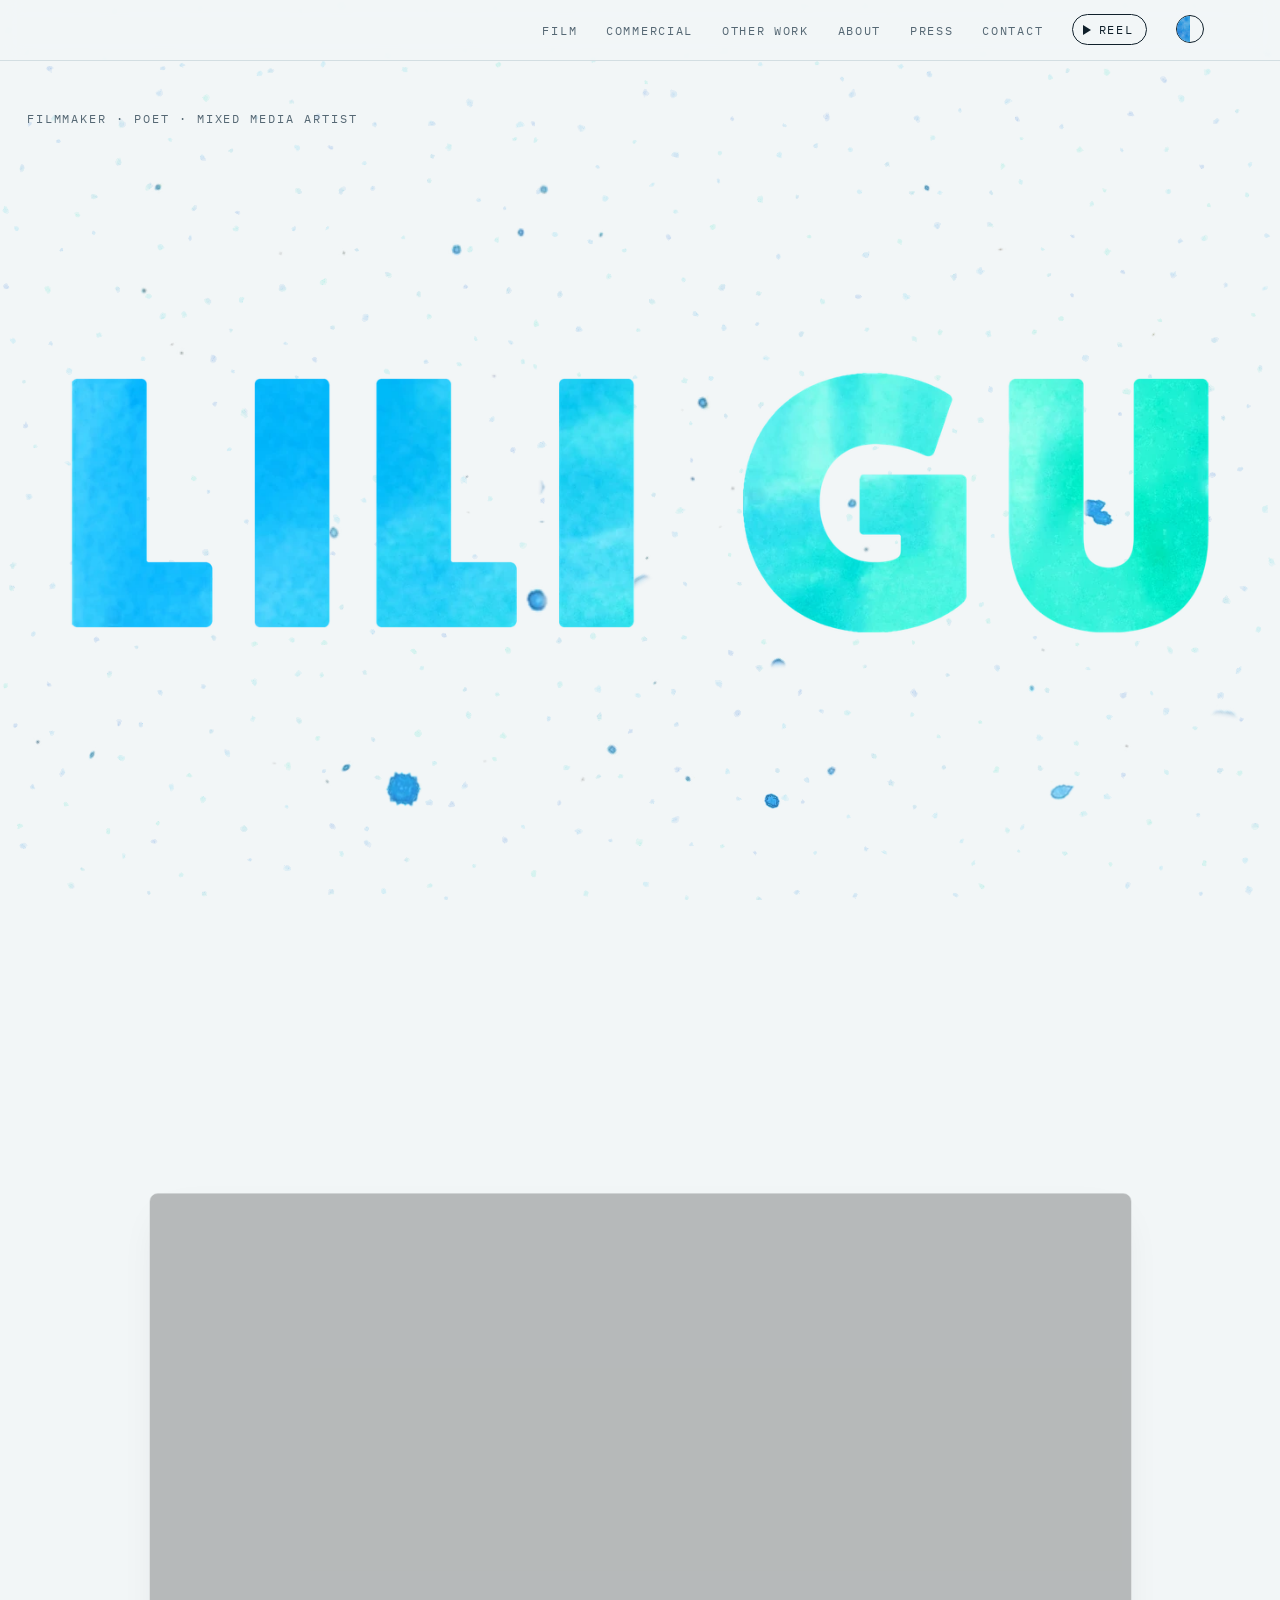
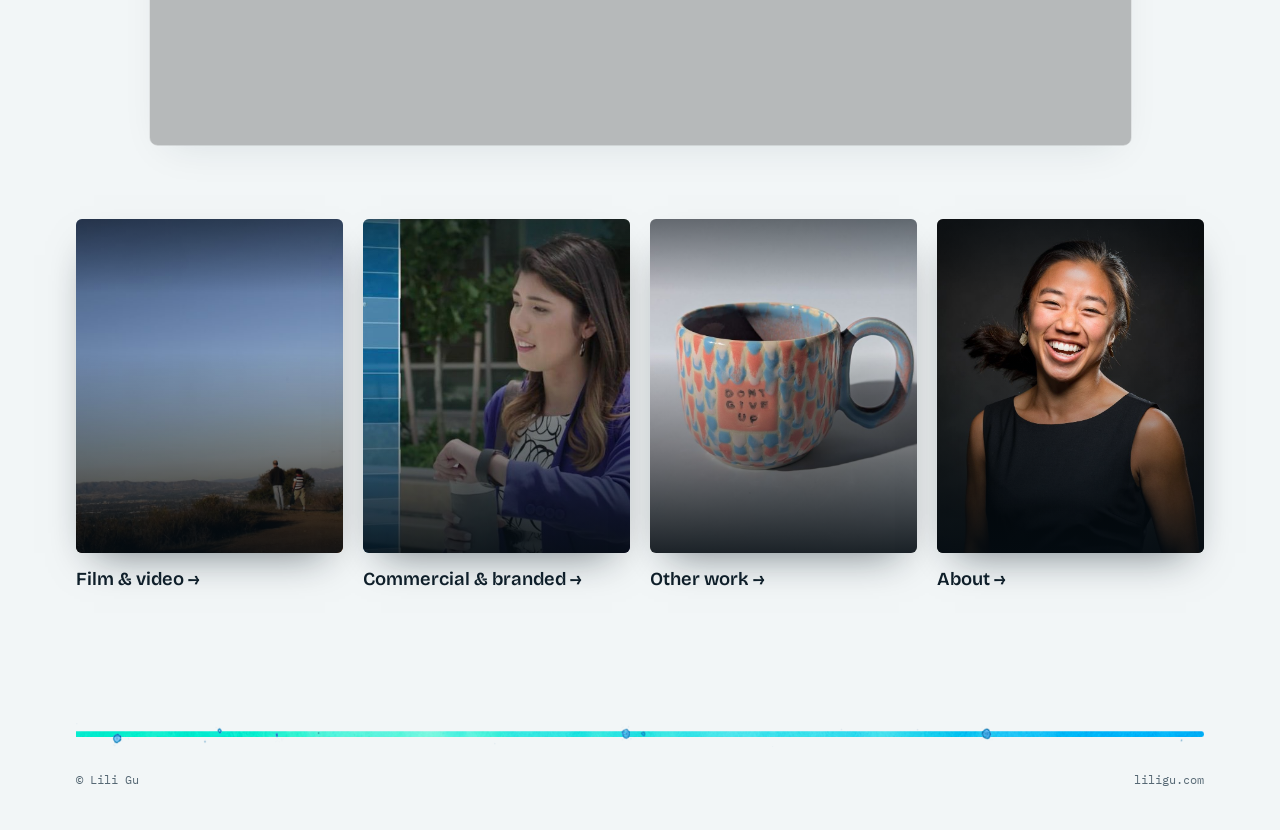
<file: index.html>
<!doctype html>
<html lang="en">
<head>
<meta charset="utf-8">
<meta name="viewport" content="width=device-width, initial-scale=1, viewport-fit=cover">
<meta property="og:type" content="website">
<meta property="og:title" content="Lili Gu">
<meta property="og:url" content="https://www.liligu.com/">
<link rel="canonical" href="https://www.liligu.com/">
<meta property="og:description" content="Lili Gu is a West Coast-based filmmaker, poet, and aspiring mixed media artist.">
<meta property="og:image" content="https://www.liligu.com/img/og-lili-gu.png">
<meta property="og:image:width" content="1200">
<meta property="og:image:height" content="630">
<meta property="og:image:alt" content="LILI GU in watercolor letters">
<meta name="twitter:card" content="summary_large_image">
<meta name="twitter:image" content="https://www.liligu.com/img/og-lili-gu.png">
<style>:root{padding-top:env(safe-area-inset-top,0px);padding-bottom:env(safe-area-inset-bottom,0px)}body{margin:0}img{max-width:100%}[hidden]{display:none!important}</style>
<script data-theme-switch>
// light/dark switch: a visitor's pick is remembered and applied before the page paints; with no pick the site follows the device setting (Lili picked A, 2026-11-26)
(function(){var R=document.documentElement,K='lg-theme',M=matchMedia('(prefers-color-scheme: dark)');try{var v=localStorage.getItem(K);if(v==='light'||v==='dark')R.setAttribute('data-theme',v)}catch(e){}
function cur(){return R.getAttribute('data-theme')||(M.matches?'dark':'light')}
function lab(){var n=cur()==='dark'?'light':'dark';document.querySelectorAll('.th-drop').forEach(function(b){b.setAttribute('aria-label','Switch to '+n+' mode')})}
document.addEventListener('click',function(e){var b=e.target.closest&&e.target.closest('.th-drop');if(!b)return;var n=cur()==='dark'?'light':'dark';R.setAttribute('data-theme',n);try{localStorage.setItem(K,n)}catch(x){}lab()});
document.addEventListener('DOMContentLoaded',lab);M.addEventListener('change',lab)})();
</script>
<title>Lili Gu</title>
<meta name="description" content="Lili Gu is a West Coast-based filmmaker, poet, and aspiring mixed media artist.">
<link rel="preconnect" href="https://player.vimeo.com"><link rel="preconnect" href="https://i.vimeocdn.com"><link rel="preconnect" href="https://f.vimeocdn.com">
<link rel="preconnect" href="https://fonts.googleapis.com">
<link rel="preconnect" href="https://fonts.gstatic.com" crossorigin>
<link rel="stylesheet" href="https://fonts.googleapis.com/css2?family=Bricolage+Grotesque:opsz,wght@12..96,400;12..96,600;12..96,800&family=Instrument+Sans:ital,wght@0,400;0,500;0,600;1,400&family=IBM+Plex+Mono:wght@400;500&display=swap">
<style>
/* Layout: a single scrolling "program" — watercolor title card, now-showing works, a filmography set like end credits with real runtimes, then about / press / contact. */
:root{
  --paper:#f2f6f7; --ink:#10202b; --muted:#566874; --line:#d3dee2;
  --teal:#0a8f9c; --cyan:#27b6e8; --wash1:#3cc6f0; --wash2:#30e0c4; --wash3:#1d6fd6;
  --card:#ffffff; --sheet:url(img/splat-all-2.webp); --glint:rgba(255,255,255,.75); --dot:#a9bcc5; --hstroke:rgba(16,32,43,.24);
  --display:"Bricolage Grotesque", "Avenir Next", "Segoe UI", system-ui, sans-serif;
  --body:"Instrument Sans", "Helvetica Neue", Arial, system-ui, sans-serif;
  --mono:"IBM Plex Mono", ui-monospace, "SFMono-Regular", Menlo, monospace;
  --measure:64ch;
}
@media (prefers-color-scheme: dark){:root:not([data-theme="light"]){
  --paper:#0b151d; --ink:#e4eef1; --muted:#93a8b3; --line:#22343f;
  --teal:#3fd0d6; --cyan:#5cc8f2; --wash1:#3cc6f0; --wash2:#30e0c4; --wash3:#5b8ff0; --card:#111f29; --sheet:url(img/splat-all-bright-2.webp); --glint:rgba(220,255,255,.6); --dot:#2f4652; --hstroke:transparent; color-scheme:dark}}
:root[data-theme="dark"]{
  --paper:#0b151d; --ink:#e4eef1; --muted:#93a8b3; --line:#22343f;
  --teal:#3fd0d6; --cyan:#5cc8f2; --wash1:#3cc6f0; --wash2:#30e0c4; --wash3:#5b8ff0; --card:#111f29; --sheet:url(img/splat-all-bright-2.webp); --glint:rgba(220,255,255,.6); --dot:#2f4652; --hstroke:transparent; color-scheme:dark}

*{box-sizing:border-box}
html{scroll-behavior:smooth;scroll-padding-top:72px}
/* scroll reveal (only when JS runs and motion is allowed) */
.fx .rv{opacity:0;transform:translateY(12px);transition:opacity .35s ease-out,transform .45s cubic-bezier(.2,.7,.2,1);transition-delay:var(--d,0s)}
.fx .rv.in{opacity:1;transform:none}
.fx .dv{opacity:0;filter:blur(10px);transform:scaleY(.3);transition:opacity 1.2s ease,filter 1.5s cubic-bezier(.2,.7,.2,1),transform .9s cubic-bezier(.2,.7,.2,1)}
.fx .seen .dv{opacity:1;filter:blur(0);transform:none}
.fx h1.name{will-change:transform}
@media (prefers-reduced-motion: reduce){html{scroll-behavior:auto}*{animation:none!important;transition:none!important}}
body{background:var(--paper);color:var(--ink);font-family:var(--body);font-size:1.125rem;line-height:1.6;-webkit-font-smoothing:antialiased}
a{color:inherit;text-underline-offset:.2em;text-decoration-thickness:1px}
a:hover{color:var(--teal)}
:focus-visible{outline:2px solid var(--teal);outline-offset:3px;border-radius:2px}
.wrap{max-width:1160px;margin:0 auto;padding-left:max(16px, env(safe-area-inset-left, 0px));padding-right:max(16px, env(safe-area-inset-right, 0px))}
.skip{position:absolute;left:-999px;top:8px;background:var(--ink);color:var(--paper);padding:.5rem .8rem;z-index:50}
.skip:focus{left:16px}

/* header */
body::before{content:"";position:fixed;inset:0 0 auto;height:env(safe-area-inset-top, 0px);z-index:10;background:var(--paper)}
header.site{position:sticky;top:env(safe-area-inset-top, 0px);z-index:9;background:color-mix(in srgb, var(--paper) 88%, transparent);backdrop-filter:blur(10px);-webkit-backdrop-filter:blur(10px);border-bottom:1px solid var(--line)}
header.site .wrap{display:flex;align-items:center;justify-content:flex-end;gap:1rem;min-height:60px;flex-wrap:wrap}
.mark{font-family:var(--display);font-weight:800;letter-spacing:.32em;font-size:.86rem;text-decoration:none;white-space:nowrap}
nav ul{display:flex;gap:clamp(.8rem,2.4vw,1.8rem);list-style:none;margin:0;padding:0;flex-wrap:wrap}
nav a{font-family:var(--mono);font-size:.76rem;letter-spacing:.14em;text-transform:uppercase;text-decoration:none;color:var(--muted)}
@media (max-width:480px){nav ul{gap:.35rem .9rem}nav a{letter-spacing:.08em;font-size:.72rem}}
nav a:hover{color:var(--ink)}

/* hero */
.hero{padding-block:clamp(1.5rem,4vw,3rem) clamp(1.5rem,3vw,2.5rem);position:relative}
.hero > .wrap,.hero > .stage{position:relative;z-index:1}
/* home: Tim's paint specks float free across the first screen, away from LILI GU, and linger as you scroll */
.hero-specks{position:absolute;left:0;right:0;top:0;height:100svh;z-index:0;pointer-events:none;overflow:visible}
.hero-specks .hs{position:absolute;display:block;will-change:translate,opacity}
.hero-specks .hs .st{position:absolute;inset:0}
/* ink-speck backdrop behind every page: specks near the cursor grow, turn, and spring out of the way */
.dots-bg{position:fixed;inset:0;width:100vw;height:100vh;z-index:-1;pointer-events:none;display:block}
.hero-grid{display:grid;grid-template-columns:minmax(0,1fr);column-gap:clamp(2rem,5vw,4rem);row-gap:clamp(1.5rem,3vw,2.5rem);align-items:end}
.hero-grid > div:first-child{grid-column:1 / -1}
.eyebrow{font-family:var(--mono);font-size:.76rem;letter-spacing:.16em;text-transform:uppercase;color:var(--muted);margin:0 0 1.2rem}
h1.name{margin:0;line-height:0}
h1.name img{width:100%;height:auto;display:block}
h1.name .ttl{position:relative;display:block}
h1.name .ttl .sp{position:absolute;top:0;left:0;width:100%;height:auto}
h1.name .ttl .lt{position:relative;z-index:1;transition:transform .35s ease-out,filter .35s ease-out}
h1.name .ttl .stars{position:absolute;inset:0;z-index:2;pointer-events:none}
h1.name .ttl .sp,h1.name .ttl .stars{display:none}
h1.name .ttl > .st{position:absolute;display:block;pointer-events:none}
/* each splat is its own sprite cut from one sheet, and twinkles like a star on its own clock */
.st,.dt{position:absolute;display:block;background-repeat:no-repeat;transform-origin:50% 50%}
.st{background-image:var(--sheet);animation:tw var(--dur) ease-in-out var(--del) infinite}
@keyframes tw{0%,100%{opacity:var(--lo);transform:scale(.82) rotate(0deg);filter:brightness(1)}42%{opacity:1;transform:scale(1.12) rotate(var(--rot));filter:brightness(1.35) saturate(1.2) drop-shadow(0 0 5px var(--wash1))}58%{opacity:1;transform:scale(1) rotate(var(--rot));filter:brightness(1.1)}}
.t-dark{display:none!important}
@media (prefers-color-scheme: dark){:root:not([data-theme="light"]) .t-dark{display:block!important}:root:not([data-theme="light"]) .t-light{display:none!important}}
:root[data-theme="dark"] .t-dark{display:block!important}:root[data-theme="dark"] .t-light{display:none!important}
.reel-embed{margin:0;grid-column:1 / -1}
.reel-embed .frame{position:relative;aspect-ratio:16 / 9;border-radius:10px;overflow:hidden;background:#000;box-shadow:0 18px 50px -20px rgba(6,42,51,.45)}
.reel-embed iframe{position:absolute;inset:0;width:100%;height:100%;border:0}
.reel-embed .dim{position:absolute;inset:0;border:0;padding:0;cursor:pointer;background:rgba(7,16,22,.3);transition:background .25s,opacity .35s}
.reel-embed .dim:hover,.reel-embed .dim:focus-visible{background:rgba(7,16,22,.2)}
.reel-embed .dim:focus-visible{outline:3px solid var(--teal);outline-offset:-3px}
.reel-embed .dim.gone{opacity:0;pointer-events:none}
.reel-embed figcaption{display:flex;justify-content:space-between;flex-wrap:wrap;gap:.5rem 1.5rem;margin-top:.8rem;font-family:var(--mono);font-size:.76rem;letter-spacing:.12em;text-transform:uppercase;color:var(--muted)}
.reel-embed figcaption a{color:inherit}
/* home stage: LILI GU holds the first screen; the reel rises up from below as you scroll, playing silently */
.stage{width:min(calc(100% - 32px),1600px,calc((100svh - 210px) * 16 / 9));min-width:min(calc(100% - 32px),1128px);margin-inline:auto}
.screen{position:relative}
.rl-ctl{display:flex;flex-wrap:wrap;align-items:center;gap:.5rem 1.4rem}
.rl-ctl button{font:inherit;letter-spacing:inherit;text-transform:inherit;color:inherit;background:none;border:0;padding:0;cursor:pointer;display:inline-flex;align-items:center;gap:.45rem}
.rl-ctl button:hover{color:var(--ink)}
.rl-snd .pl{width:0;height:0;border-style:solid;border-width:5px 0 5px 8px;border-color:transparent transparent transparent currentColor}
.roll .reel-embed .dim{display:none}
.stage:not(.roll) .reel-embed{margin-top:clamp(1.5rem,3vw,2.5rem)}
.roll .reel-embed .frame iframe{pointer-events:none}
.roll.sound .reel-embed .frame iframe{pointer-events:auto}
.roll .screen h1.name{display:flex;align-items:center;min-height:max(0px,calc(100svh - 190px))}
/* breathing room: LILI GU alone on the first screen, then the reel, then the way into the rest of the site */
.roll .reel-embed{margin-top:clamp(3rem,9vh,7rem)!important}
.home .hero{padding-bottom:clamp(4rem,14vh,10rem)}
.roll .screen h1.name .ttl{width:100%}
.roll .reel-embed{margin-top:clamp(1rem,2vw,1.5rem);--p:0;transform:translate3d(0,calc((1 - var(--p)) * 110px),0) scale(calc(.8 + var(--p) * .2));transform-origin:50% 100%;opacity:calc(.25 + var(--p) * .75);will-change:transform,opacity}
.roll .reel-embed figcaption{opacity:calc((var(--p) - .7) * 3.4)}
/* overscan the silent loop a touch so no hairline of the player shows at the frame edge */
.roll:not(.sound) .reel-embed .frame iframe{transform:scale(1.025)}
/* spotlight: the rest of the page dims while the reel is fully in view and playing */
.spot{position:fixed;inset:0;background:rgb(3,9,13);opacity:calc(var(--spot,0) * .84);pointer-events:none;z-index:0}
.roll .reel-embed{position:relative;z-index:1}
.reel-embed figcaption{transition:color .4s}
.lit .reel-embed figcaption,.lit .reel-embed figcaption button:hover{color:rgba(235,246,250,.82)}
header.site{transition:opacity .3s}
html.spotlit header.site{opacity:calc(1 - var(--spot,0) * .8)}
.spot-all{position:fixed;inset:0;background:rgb(3,9,13);opacity:0;pointer-events:none;z-index:7;transition:opacity .35s}
.spot-on{position:relative;z-index:8}

/* scroll gradient: the page wash deepens as you scroll */
html.fx::before,html.fx::after{content:"";position:fixed;inset:0;z-index:-1;pointer-events:none;transition:opacity .25s linear}
html.fx::before{background:linear-gradient(180deg,rgba(60,198,240,0) 0%,rgba(60,198,240,.16) 45%,rgba(29,111,214,.30) 100%);opacity:var(--g1,0)}
html.fx::after{background:radial-gradient(120% 70% at 50% 110%,rgba(48,224,196,.42),rgba(48,224,196,0) 70%);opacity:var(--g2,0)}
@media (prefers-color-scheme: dark){:root:not([data-theme="light"]).fx::before{background:linear-gradient(180deg,rgba(29,111,214,0) 0%,rgba(29,111,214,.18) 45%,rgba(29,111,214,.38) 100%)}:root:not([data-theme="light"]).fx::after{background:radial-gradient(120% 70% at 50% 110%,rgba(48,224,196,.26),rgba(48,224,196,0) 70%)}}
:root[data-theme="dark"].fx::before{background:linear-gradient(180deg,rgba(29,111,214,0) 0%,rgba(29,111,214,.18) 45%,rgba(29,111,214,.38) 100%)}
:root[data-theme="dark"].fx::after{background:radial-gradient(120% 70% at 50% 110%,rgba(48,224,196,.26),rgba(48,224,196,0) 70%)}

/* multi-page */
.mark{margin-right:auto;display:block;line-height:0}.mark img{height:clamp(30px,4.2vw,40px);width:auto}.mark:hover img,.mark:focus-visible img{animation:markhue 3.2s ease-in-out infinite alternate}
@keyframes markhue{0%{filter:hue-rotate(0)}50%{filter:hue-rotate(-38deg) saturate(1.2)}100%{filter:hue-rotate(34deg) saturate(1.2)}}
@media (prefers-reduced-motion: reduce){.mark:hover img,.mark:focus-visible img{animation:none;opacity:.8}}
main.inner{min-height:calc(100vh - 220px)}
main.inner section.block:first-child{padding-top:clamp(2rem,5vw,3.5rem)}
nav a[aria-current="page"]{color:var(--ink);text-decoration:underline;text-decoration-color:var(--teal);text-decoration-thickness:2px;text-underline-offset:6px}
.tiles-wrap{padding-block:clamp(1rem,3vw,2rem) clamp(3rem,7vw,5.5rem)}
.tiles{display:grid;grid-template-columns:repeat(4,minmax(0,1fr));gap:1.25rem}
.tile{display:flex;flex-direction:column;gap:.8rem;text-decoration:none;color:inherit}
.tile .ph{display:block;aspect-ratio:4/5;border-radius:6px;overflow:hidden;background:var(--card)}
.tile img{width:100%;height:100%;object-fit:cover;display:block;transition:transform .6s cubic-bezier(.2,.7,.2,1),filter .4s}
.tile:hover img,.tile:focus-visible img{transform:scale(1.04)}
.tile .tl{font-family:var(--display);font-weight:600;font-size:1.15rem}
.tile .tl span{display:inline-block;transition:transform .25s}
.tile:hover .tl span{transform:translateX(4px)}
@media (max-width:900px){.tiles{grid-template-columns:repeat(2,minmax(0,1fr))}}

/* sections */
section.block{padding-block:clamp(1rem,2vw,1.5rem) clamp(3rem,7vw,5.5rem)}
section.block > :not(.wrap) + .wrap{padding-top:clamp(2.5rem,6vw,4.5rem)}
main.inner section.block:not(:has(> .bh)){padding-top:clamp(2.5rem,5vw,4rem)}
/* Tim's paint-splatter dividers: the bar runs out from the heading beside it; a glint slides along it and its specks drift */
.dv{position:relative;display:block;width:100%;min-width:0;height:clamp(10px,1.9vw,30px)}
.dv::before,.dv .bar{content:"";position:absolute;inset:0;background:var(--dots) center / 100% 100% no-repeat}
.dv::after{content:"";position:absolute;inset:0;background:var(--bar) center / 100% 100% no-repeat}
.dv.live::before,.dv.live::after{display:none}
.dv .bar{background-image:var(--bar)}
.dv .bar::after{content:"";position:absolute;inset:0;-webkit-mask:var(--bar) center / 100% 100% no-repeat;mask:var(--bar) center / 100% 100% no-repeat;background:linear-gradient(100deg,transparent 40%,var(--glint) 50%,transparent 60%) no-repeat;background-size:300% 100%;background-position:150% 0;animation:glint 9s ease-in-out var(--gd,1.8s) infinite}
.dv .dots{position:absolute;inset:0}
.dv{container-type:size}
/* round both ends of every bar (Tim's bar scans were cropped flat at the edges) */
.dv::after,.dv .bar{-webkit-mask:radial-gradient(circle 12.5cqh at 50% 47%,#000 92%,transparent) left center / 25cqh 100% no-repeat,radial-gradient(circle 12.5cqh at 50% 47%,#000 92%,transparent) right center / 25cqh 100% no-repeat,linear-gradient(#000,#000) center / calc(100% - 25cqh) 100% no-repeat;mask:radial-gradient(circle 12.5cqh at 50% 47%,#000 92%,transparent) left center / 25cqh 100% no-repeat,radial-gradient(circle 12.5cqh at 50% 47%,#000 92%,transparent) right center / 25cqh 100% no-repeat,linear-gradient(#000,#000) center / calc(100% - 25cqh) 100% no-repeat}

.dv{--a:1}.dvh.sm .dv{--a:.6}
.dt{background-image:var(--dots);animation:dd var(--dur) ease-in-out var(--del) infinite}
@keyframes glint{0%{background-position:150% 0}35%,100%{background-position:-50% 0}}
@keyframes dd{0%,100%{transform:translate(0,0) rotate(0) scale(1);opacity:1}25%{transform:translate(calc(var(--x1)*var(--a)),calc(var(--y1)*var(--a))) rotate(var(--r1)) scale(1.15);opacity:.8}50%{transform:translate(calc(var(--x2)*var(--a)),calc(var(--y2)*var(--a))) rotate(var(--r2)) scale(1.3);opacity:.6}75%{transform:translate(calc(var(--x3)*var(--a)),calc(var(--y3)*var(--a))) rotate(var(--r1)) scale(1.1);opacity:.85}}
.l-a{--bar:url(img/line-a-bar.webp);--dots:url(img/line-a-dots.webp)} .l-b{--bar:url(img/line-b-bar.webp);--dots:url(img/line-b-dots.webp)} .l-c{--bar:url(img/line-c-bar.webp);--dots:url(img/line-c-dots.webp)} .l-e{--bar:url(img/line-e-bar.webp);--dots:url(img/line-e-dots.webp)} .l-f{--bar:url(img/line-f-bar.webp);--dots:url(img/line-f-dots.webp)} .l-g{--bar:url(img/line-g-bar.webp);--dots:url(img/line-g-dots.webp)}
/* divider specks use the same colors as the background splotches: the bright sheet in dark mode */
@media (prefers-color-scheme: dark){:root:not([data-theme="light"]) .l-a{--dots:url(img/line-a-dots-bright.webp)} :root:not([data-theme="light"]) .l-b{--dots:url(img/line-b-dots-bright.webp)} :root:not([data-theme="light"]) .l-c{--dots:url(img/line-c-dots-bright.webp)} :root:not([data-theme="light"]) .l-e{--dots:url(img/line-e-dots-bright.webp)} :root:not([data-theme="light"]) .l-f{--dots:url(img/line-f-dots-bright.webp)} :root:not([data-theme="light"]) .l-g{--dots:url(img/line-g-dots-bright.webp)}}
:root[data-theme="dark"] .l-a{--dots:url(img/line-a-dots-bright.webp)} :root[data-theme="dark"] .l-b{--dots:url(img/line-b-dots-bright.webp)} :root[data-theme="dark"] .l-c{--dots:url(img/line-c-dots-bright.webp)} :root[data-theme="dark"] .l-e{--dots:url(img/line-e-dots-bright.webp)} :root[data-theme="dark"] .l-f{--dots:url(img/line-f-dots-bright.webp)} :root[data-theme="dark"] .l-g{--dots:url(img/line-g-dots-bright.webp)}
.dvh{display:grid;grid-template-columns:auto minmax(3rem,1fr);align-items:center;column-gap:clamp(1rem,2.5vw,1.8rem)}
.dvh > :first-child{margin:0}
.dvh .dv{height:clamp(12px,2.1vw,30px);margin-right:calc(4px - max(16px, env(safe-area-inset-right, 0px)));translate:0 .08em}
.dvh.sm{margin-bottom:1.1rem}
.dvh.sm .dv{height:clamp(9px,1.2vw,16px);translate:0 0}
.about-dv{margin-bottom:clamp(2rem,5vw,3.5rem)}
#about .sec-head{margin-bottom:clamp(1.8rem,4vw,2.8rem)}
footer .dv{margin-bottom:1.5rem}
.sec-head:not(.dvh){display:flex;justify-content:space-between;align-items:baseline;gap:1rem;flex-wrap:wrap;margin-bottom:2.2rem}
h2{font-family:var(--display);font-weight:800;font-size:clamp(2rem,5vw,3.4rem);letter-spacing:-.03em;line-height:1;margin:0;text-wrap:balance}
.sec-note{font-family:var(--mono);font-size:.78rem;letter-spacing:.06em;color:var(--muted);margin:0}

/* now: works in progress */
.now{display:grid;grid-template-columns:repeat(6,minmax(0,1fr));gap:1.25rem}
.work{grid-column:span 2;display:flex;flex-direction:column;gap:.85rem;min-width:0}
.work.wide{grid-column:span 3}
.swatch{aspect-ratio:4/3;max-width:100%;border-radius:4px;position:relative;overflow:hidden;background:var(--card);border:1px solid var(--line)}
.swatch::before{content:"";position:absolute;inset:-20%;filter:blur(18px);opacity:.9;background:var(--g)}
.swatch span{position:absolute;left:1rem;bottom:.8rem;right:1rem;font-family:var(--display);font-weight:800;font-size:clamp(1.4rem,3vw,2.1rem);line-height:.95;letter-spacing:-.02em;color:#fff;text-shadow:0 1px 18px rgba(0,30,40,.35)}
.swatch .tag{position:absolute;top:.8rem;left:1rem;font-family:var(--mono);font-size:.68rem;letter-spacing:.14em;text-transform:uppercase;color:#fff;background:rgba(6,30,40,.35);padding:.2rem .5rem;border-radius:2px;right:auto;bottom:auto;text-shadow:none}
.work h3{font-family:var(--display);font-weight:600;font-size:1.2rem;margin:0;line-height:1.2}
.meta{font-family:var(--mono);font-size:.76rem;letter-spacing:.04em;color:var(--muted);margin:0}
.work p{margin:0;font-size:1rem}
.work .links{display:flex;gap:1rem;flex-wrap:wrap;font-family:var(--mono);font-size:.76rem;letter-spacing:.04em}

.sub{font-family:var(--mono);font-size:.76rem;letter-spacing:.16em;text-transform:uppercase;color:var(--muted);font-weight:500;margin:0 0 1.1rem}
.now + .sub{margin-top:3.5rem}
.now{grid-template-columns:repeat(2,minmax(0,1fr))}
.also{font-family:var(--mono);font-size:.76rem;letter-spacing:.04em;color:var(--muted);margin:1.4rem 0 0}
.also a{color:inherit}
.also + .sub{margin-top:3.5rem}
.now .work{grid-column:auto}
.other{display:grid;grid-template-columns:repeat(3,minmax(0,1fr));gap:1.25rem}
.other .swatch,.other .photo{aspect-ratio:1/1}
.other .work{grid-column:auto}
.photo{aspect-ratio:16/9;max-width:100%;border-radius:4px;overflow:hidden;background:var(--line);position:relative}
.photo img{width:100%;height:100%;object-fit:cover;display:block}
.photo .tag{position:absolute;top:.8rem;left:1rem;font-family:var(--mono);font-size:.68rem;letter-spacing:.14em;text-transform:uppercase;color:#fff;background:rgba(6,30,40,.55);padding:.2rem .5rem;border-radius:2px}
.now .photo{aspect-ratio:4/3}
.feature{display:grid;grid-template-columns:minmax(0,1.6fr) minmax(0,1fr);gap:clamp(1.5rem,4vw,3rem);align-items:end;margin-bottom:3.5rem}
.feature .photo{aspect-ratio:16/9}
.feature h3{font-family:var(--display);font-weight:800;font-size:clamp(1.8rem,4vw,2.8rem);line-height:1;letter-spacing:-.025em;margin:.4rem 0 .8rem;text-wrap:balance}
.feature p{margin:0 0 .4rem}
.screening{margin:3rem 0 0;display:grid;grid-template-columns:1fr 1fr;gap:.75rem}
.screening img{width:100%;height:100%;object-fit:cover;display:block;border-radius:4px;aspect-ratio:3/2;max-width:100%}
.screening figcaption{grid-column:1 / -1;font-family:var(--mono);font-size:.76rem;color:var(--muted);letter-spacing:.04em}

/* filmography */
.filters{display:flex;gap:.5rem;flex-wrap:wrap;margin-bottom:1.4rem}
.chip{font-family:var(--mono);font-size:.74rem;letter-spacing:.08em;text-transform:uppercase;border:1px solid var(--line);background:transparent;color:var(--muted);padding:.45rem .8rem;border-radius:999px;cursor:pointer}
.chip[aria-pressed="true"]{background:var(--ink);color:var(--paper);border-color:var(--ink)}
.chip:hover{border-color:var(--ink);color:var(--ink)}
.chip[aria-pressed="true"]:hover{color:var(--paper)}
.film-list{list-style:none;margin:0;padding:0;border-top:1px solid var(--ink)}
.film{display:grid;grid-template-columns:4.5rem 8.5rem minmax(0,1fr) 9rem 6.5rem;gap:1rem;align-items:baseline;padding:1.05rem 0;border-bottom:1px solid var(--line)}
.film .yr,.film .form,.film .trt{font-family:var(--mono);font-size:.8rem;color:var(--muted);font-variant-numeric:tabular-nums}
.film .trt{text-align:right}
.film .th{width:100%;aspect-ratio:16/9;border-radius:3px;overflow:hidden;background:var(--line);align-self:start}
.film .th img{width:100%;height:100%;object-fit:cover;display:block}
.film .t{font-family:var(--display);font-weight:600;font-size:clamp(1.15rem,2.2vw,1.45rem);line-height:1.2;letter-spacing:-.01em}
.film .t a{text-decoration:none;border-bottom:1px solid var(--teal)}
.film .role{display:block;font-family:var(--body);font-style:italic;font-size:.95rem;color:var(--muted);margin-top:.15rem}
.film ul.laurels{list-style:none;margin:.55rem 0 0;padding:0;display:flex;flex-direction:column;gap:.2rem}
.film ul.laurels li{font-family:var(--body);font-size:.95rem;padding-left:1.1rem;position:relative}
.film ul.laurels li::before{content:"";position:absolute;left:0;top:.62em;width:.5rem;height:.5rem;border-radius:50%;background:linear-gradient(135deg,var(--wash1),var(--wash2))}
.film-total{display:flex;justify-content:space-between;gap:1rem;flex-wrap:wrap;font-family:var(--mono);font-size:.78rem;color:var(--muted);padding-top:1rem;font-variant-numeric:tabular-nums}

/* about */
.portrait{margin:0 0 2rem;border-radius:4px;overflow:hidden;aspect-ratio:4/5;max-width:100%;background:var(--line)}
.portrait img{width:100%;height:100%;object-fit:cover;display:block}
.about{display:grid;grid-template-columns:minmax(0,1.5fr) minmax(0,1fr);gap:clamp(2rem,5vw,4.5rem)}
.about .bio p{margin:0 0 1.2rem;max-width:var(--measure)}
.statement{margin-top:2.4rem;padding-top:2rem;border-top:1px solid var(--line)}
.stmt-h{font-family:var(--mono);font-size:.76rem;letter-spacing:.14em;text-transform:uppercase;color:var(--muted);font-weight:500;margin:0 0 1.2rem}
.pull{margin:0}
.pull p{margin:0;max-width:22ch;font-family:var(--display);font-weight:600;font-size:clamp(1.6rem,3.2vw,2.4rem);line-height:1.12;letter-spacing:-.02em;text-wrap:balance;background:linear-gradient(100deg,var(--wash3),var(--teal));-webkit-background-clip:text;background-clip:text;color:transparent}
.stmt{margin-top:1.6rem}
.stmt summary{cursor:pointer;list-style:none;display:inline-flex;gap:.5rem;align-items:center;font-family:var(--mono);font-size:.78rem;letter-spacing:.1em;text-transform:uppercase;border:1px solid var(--line);border-radius:999px;padding:.55rem 1.1rem;color:var(--ink)}
.stmt summary::-webkit-details-marker{display:none}
.stmt summary:hover{border-color:var(--ink)}
.stmt .close-l,.stmt[open] .open-l{display:none}.stmt[open] .close-l{display:inline}
.stmt .chev{transition:transform .25s}.stmt[open] .chev{transform:rotate(180deg)}
.stmt .cols{margin-top:1.6rem;max-width:var(--measure)}
.stmt .cols p{margin:0 0 1.1rem;font-size:1.02rem;line-height:1.6;break-inside:avoid-column}
.honors h3{font-family:var(--mono);font-size:.76rem;letter-spacing:.14em;text-transform:uppercase;color:var(--muted);font-weight:500;margin:0 0 .8rem}
.honors ul{list-style:none;margin:0 0 2rem;padding:0;border-top:1px solid var(--line)}
.honors li{padding:.7rem 0;border-bottom:1px solid var(--line);font-size:1rem;line-height:1.35}

/* press */
.press{list-style:none;margin:0;padding:0;display:grid;grid-template-columns:repeat(2,minmax(0,1fr));column-gap:2.5rem}
.press li{border-top:1px solid var(--line)}
.press a{display:grid;grid-template-columns:5.5rem minmax(0,1fr) auto;gap:1rem;align-items:baseline;padding:1.05rem 0;text-decoration:none}
.press .d{font-family:var(--mono);font-size:.78rem;color:var(--muted);font-variant-numeric:tabular-nums}
.press .o{font-family:var(--display);font-weight:600;font-size:1.1rem;line-height:1.25}
.press .k{display:block;font-family:var(--body);font-weight:400;font-style:italic;font-size:.95rem;color:var(--muted)}
.press .arr{font-family:var(--mono);color:var(--teal);transition:transform .2s}
.press a:hover .arr{transform:translate(3px,-3px)}

/* contact */
.contact{display:grid;grid-template-columns:minmax(0,1.2fr) minmax(0,1fr);gap:2.5rem;align-items:end}
.contact .big{font-family:var(--display);font-weight:800;font-size:clamp(2.4rem,7vw,5rem);line-height:.95;letter-spacing:-.035em;margin:0}
.contact .big a{text-decoration:none;background:url(img/wc-fill.webp) center/cover;-webkit-background-clip:text;background-clip:text;color:transparent}
.contact .big a:hover{opacity:.85}
/* one gentle key-press when the page loads: the words dip in and spring back (Lili picked A, 2026-11-26) */
.contact .big a{display:inline-block;transform-origin:50% 60%}
@keyframes ctpress{0%{transform:scale(1)}18%{transform:scale(.955) translateY(2px)}42%{transform:scale(1.02)}62%{transform:scale(.995)}100%{transform:none}}
@media (prefers-reduced-motion:no-preference){.contact .big a{animation:ctpress .7s cubic-bezier(.3,.7,.3,1) .5s both}}
.ct-wrap{display:grid;grid-template-columns:minmax(0,1.6fr) minmax(0,.75fr);gap:clamp(2rem,5vw,4rem);align-items:end}
.ct-wrap .contact{grid-template-columns:minmax(0,1fr)}
.ct-ph{margin:0;border-radius:6px;overflow:hidden;aspect-ratio:3/4;background:var(--card)}.ct-ph img{width:100%;height:100%;object-fit:cover;display:block}
@media (max-width:760px){.ct-wrap{grid-template-columns:minmax(0,1fr)}.ct-ph{max-width:420px}}
.socials{list-style:none;margin:0;padding:0;border-top:1px solid var(--line)}
.socials a{display:flex;justify-content:space-between;gap:1rem;padding:.9rem 0;border-bottom:1px solid var(--line);text-decoration:none}
.socials .s{font-family:var(--mono);font-size:.78rem;letter-spacing:.12em;text-transform:uppercase;color:var(--muted)}
footer{padding-block:2.5rem;font-family:var(--mono);font-size:.74rem;color:var(--muted)}
footer .frow{display:flex;justify-content:space-between;gap:1rem;flex-wrap:wrap}

@media (max-width:900px){
  .hero-grid,.about,.contact{grid-template-columns:minmax(0,1fr)}
  .now{grid-template-columns:repeat(2,minmax(0,1fr))}
  .work,.work.wide{grid-column:span 1}
  .press{grid-template-columns:minmax(0,1fr)}
  .other{grid-template-columns:repeat(2,minmax(0,1fr))}
}
@media (max-width:640px){
  nav{width:100%}
  header.site .wrap{padding-block:.6rem}
  .now,.other{grid-template-columns:minmax(0,1fr)}
  .film{grid-template-columns:5.5rem minmax(0,1fr);column-gap:.9rem;row-gap:.15rem}
  .film .th{grid-column:1;grid-row:1 / span 3}
  .film .yr{grid-column:2;grid-row:1}
  .film > div{grid-column:2;grid-row:2}
  .film .form{display:none}
  .film .trt{grid-column:2;grid-row:3;text-align:left}
  .feature{grid-template-columns:minmax(0,1fr)}
  .press a{grid-template-columns:4.6rem minmax(0,1fr) auto}
}
/* commercial & branded */
.logos{margin:0 0 3.5rem}
.marquee{display:flex;overflow:hidden;-webkit-mask-image:linear-gradient(90deg,transparent,#000 8%,#000 92%,transparent);mask-image:linear-gradient(90deg,transparent,#000 8%,#000 92%,transparent)}
.track{display:flex;align-items:center;gap:clamp(2.5rem,5vw,4.5rem);list-style:none;margin:0;padding:.6rem clamp(1.25rem,2.5vw,2.25rem);flex:none;animation:logos 45s linear infinite}
.marquee:hover .track{animation-play-state:paused}
.track li{flex:none;display:flex}
.lg{height:30px;width:auto;opacity:.72;display:block}
.lg.sq{height:48px}
.lg.wide{height:23px}
.lg.fu{height:15px}
/* Commercial keeps its divider lines clean: no paint specks */
body:has(#brand) .dv::before,body:has(#brand) .dv .dots{display:none}
@media (prefers-color-scheme: dark){:root:not([data-theme="light"]) .lg{filter:invert(1);opacity:.8}}
:root[data-theme="dark"] .lg{filter:invert(1);opacity:.8}
@keyframes logos{to{transform:translateX(-100%)}}
.cs{margin:0 0 3.5rem;padding:0 0 3.5rem;border-bottom:1px solid var(--line)}
.cs-eb{font-family:var(--mono);font-size:.8rem;letter-spacing:.14em;text-transform:uppercase;color:var(--teal);font-weight:600;margin:0 0 .8rem}
.cs-h{font-family:var(--display);font-weight:800;font-size:clamp(1.7rem,4vw,2.8rem);letter-spacing:-.025em;line-height:1.05;margin:0 0 1rem;max-width:22ch;text-wrap:balance}
.cs-lede{max-width:60ch;margin:0 0 2rem;color:var(--ink)}
.cs-hero{display:grid;gap:.9rem;margin:0 0 1.6rem}
.cs-hero .photo{border-radius:6px}
.cs-hero .vid .play{width:84px;height:84px;margin:-42px 0 0 -42px}.cs-hero .vid .play::after{left:34px;top:26px;border-width:16px 0 16px 25px}
.cs-cap h4{font-family:var(--display);font-weight:600;font-size:clamp(1.15rem,2.2vw,1.5rem);line-height:1.2;margin:.25rem 0 0}
.cs .photo iframe{position:absolute;inset:0;width:100%;height:100%;border:0}
.cs-facts{display:grid;grid-template-columns:repeat(4,minmax(0,1fr));gap:1rem 1.5rem;margin:0 0 2.6rem;padding:1.1rem 0;border-top:1px solid var(--ink);border-bottom:1px solid var(--line)}
.cs-facts dt{font-family:var(--mono);font-size:.7rem;letter-spacing:.14em;text-transform:uppercase;color:var(--muted);margin:0 0 .3rem}
.cs-facts dd{margin:0;font-size:1rem;line-height:1.4}
.cs-grid{display:grid;grid-template-columns:repeat(4,minmax(0,1fr));gap:1.8rem 1.25rem}
.cs-grid .work{grid-column:auto;gap:.55rem}
.cs-grid .work h3{font-size:1rem;line-height:1.25}
.cs-grid .meta{margin-top:.15rem}
.cs-more{margin-top:1.8rem}
@media (max-width:900px){.cs-grid{grid-template-columns:repeat(2,minmax(0,1fr))}.cs-facts{grid-template-columns:repeat(2,minmax(0,1fr))}}
@media (max-width:520px){.cs-grid{gap:1.4rem .9rem}.cs-grid .work h3{font-size:.92rem}.cs-hero .vid .play{width:64px;height:64px;margin:-32px 0 0 -32px}.cs-hero .vid .play::after{left:26px;top:20px;border-width:12px 0 12px 19px}}
.cs-strip{display:grid;grid-auto-flow:column;grid-auto-columns:calc((100% - 3.75rem)/4.4);gap:1.25rem;overflow-x:auto;overscroll-behavior-x:contain;scroll-snap-type:x mandatory;padding:0 0 1rem;scrollbar-width:thin;scrollbar-color:var(--teal) transparent}
.cs-strip .work{grid-column:auto;gap:.55rem;scroll-snap-align:start;min-width:0}
.cs-strip .work h3{font-size:1rem;line-height:1.25}
.cs-strip .meta{margin-top:.15rem}
.cs-strip:focus-visible{outline:2px solid var(--teal);outline-offset:4px}
@media (max-width:900px){.cs-strip{grid-auto-columns:calc((100% - 1.25rem)/2.3)}}
@media (max-width:520px){.cs-strip{grid-auto-columns:70%;gap:.9rem}.cs-strip .work h3{font-size:.92rem}}
.cs-pair{display:grid;grid-template-columns:repeat(2,minmax(0,1fr));gap:1.6rem 1.25rem}.cs-pair .cs-hero{margin:0}
@media (max-width:700px){.cs-pair{grid-template-columns:1fr}}
.cs-sw{position:relative}
.cs-strip.drag{cursor:grabbing;scroll-snap-type:none;user-select:none}.cs-strip.drag .vid{pointer-events:none}
.cs-nav{all:unset;position:absolute;top:calc(var(--cs-thumb,140px)/2);z-index:2;width:44px;height:44px;margin-top:-22px;border-radius:50%;background:rgba(7,16,22,.78);border:1px solid rgba(255,255,255,.25);color:#fff;font-size:1.3rem;line-height:44px;text-align:center;cursor:pointer;transition:opacity .2s,background .2s;box-shadow:0 4px 16px rgba(0,0,0,.35)}
.cs-nav:hover,.cs-nav:focus-visible{background:var(--teal)}.cs-nav:focus-visible{outline:2px solid #fff;outline-offset:2px}
.cs-prev{left:-14px}.cs-next{right:-14px}.cs-nav[disabled]{opacity:0;pointer-events:none}
@media (max-width:520px){.cs-nav{width:38px;height:38px;margin-top:-19px;line-height:38px}.cs-prev{left:-6px}.cs-next{right:-6px}}
@media (prefers-reduced-motion: reduce){.track{animation:none;flex-wrap:wrap;justify-content:center}.track[aria-hidden]{display:none}.marquee{-webkit-mask-image:none;mask-image:none}}
.bgrid{display:grid;grid-template-columns:repeat(2,minmax(0,1fr));gap:2rem 1.25rem}
.bgrid + .sub,.social + .sub,.feed + .sub,.feed + dialog + .sub{margin-top:3.5rem}
#brand .wrap > .dvh.sm{margin-top:3.5rem}#brand .logos + .dvh.sm,#brand .cs + .dvh.sm,#brand .feature + .dvh.sm{margin-top:0}
.collab h3{font-size:clamp(1.5rem,3vw,2.2rem)}
.photo.crop iframe{transform:scale(1.1)}
.bgrid .photo.edge iframe{inset:-3px;width:calc(100% + 6px);height:calc(100% + 6px)}
.social .tt{aspect-ratio:9/16;max-width:326px;background:#000}.social .tt iframe{width:100%;height:100%;border:0;display:block}
.social{display:grid;grid-template-columns:repeat(auto-fill,minmax(290px,1fr));gap:1.25rem;align-items:start;justify-items:center}
.social blockquote{margin:0!important;min-width:0!important;max-width:100%!important;width:100%!important}
.social > *{border-radius:6px;overflow:hidden}
.bgrid .work{grid-column:auto}
.bgrid .photo iframe{position:absolute;inset:0;width:100%;height:100%;border:0}
.photo > iframe{position:absolute;inset:0;width:100%;height:100%;border:0}
/* a web page that scrolls by itself inside its card */
.photo .webscroll{position:absolute;inset:0;overflow:hidden;container-type:size;background:#000}
.photo .webscroll img{height:auto;object-fit:initial;animation:webscroll 46s cubic-bezier(.45,0,.55,1) infinite alternate;will-change:transform}
@keyframes webscroll{0%,5%{transform:translateY(0)}95%,100%{transform:translateY(calc(-100% + 100cqh))}}
@media (prefers-reduced-motion: reduce){.photo .webscroll img{animation:none}}
.bgrid .photo .mv iframe{inset:auto;top:50%;left:50%;width:max(100%,177.78cqh);height:max(100%,56.25cqw)}
.bgrid .photo .mv.fit{background:#000}.bgrid .photo .mv.fit iframe{width:100cqh;height:100cqh}
.bgrid .photo .mv.lw-scan{inset:auto;left:50%;top:9%;height:54%;aspect-ratio:1;transform:translateX(-50%);background:transparent;-webkit-mask-image:radial-gradient(closest-side,#000 82%,transparent);mask-image:radial-gradient(closest-side,#000 82%,transparent)}
.work.text{justify-content:flex-start;padding:1.4rem;border:1px solid var(--line);border-radius:4px;background:var(--card)}
.bul{margin:0;padding-left:1.1rem;display:grid;gap:.4rem}
.bul li{font-size:.98rem}
.vid{all:unset;cursor:pointer;position:absolute;inset:0;display:block}
.vid img{width:100%;height:100%;object-fit:cover;display:block}
.vid .play{position:absolute;left:50%;top:50%;width:64px;height:64px;margin:-32px 0 0 -32px;border-radius:50%;background:rgba(7,16,22,.55);transition:background .2s,transform .2s}
.vid .play::after{content:"";position:absolute;left:26px;top:20px;border-style:solid;border-width:12px 0 12px 19px;border-color:transparent transparent transparent #fff}
.vid:hover .play,.vid:focus-visible .play{background:rgba(10,143,156,.85);transform:scale(1.06)}
.vid:focus-visible{outline:2px solid var(--teal);outline-offset:3px}
@media (max-width:700px){.bgrid{grid-template-columns:minmax(0,1fr)}}
.reel-btn{display:inline-flex;align-items:center;gap:.45rem;color:var(--ink)!important;border:1px solid currentColor;border-radius:999px;padding:.32rem .8rem .32rem .65rem;margin-top:-.32rem}
.reel-btn .pl{width:0;height:0;border-style:solid;border-width:5px 0 5px 8px;border-color:transparent transparent transparent currentColor}
.reel-btn:hover{background:var(--ink);color:var(--paper)!important}
/* light/dark switch: a round watercolor drop, half painted in light mode, flooded with paint in dark mode */
.th-drop{all:unset;box-sizing:border-box;display:block;width:28px;height:28px;border-radius:50%;border:1px solid var(--ink);position:relative;overflow:hidden;cursor:pointer}
.th-drop::before{content:"";position:absolute;inset:-2px;background:url(img/wc-fill.webp) 30% 50%/300% 100%;clip-path:inset(0 50% 0 0);transition:clip-path .5s cubic-bezier(.3,.7,.2,1)}
@media (prefers-color-scheme: dark){:root:not([data-theme="light"]) .th-drop::before{clip-path:inset(0)}}
:root[data-theme="dark"] .th-drop::before{clip-path:inset(0)}
.th-drop:hover::before{filter:saturate(1.3)}
.th-drop:focus-visible{outline:2px solid var(--teal,#0a8f9c);outline-offset:3px}
@media (prefers-reduced-motion:reduce){.th-drop::before{transition:none}}
.reel-pop{border:0;padding:0;background:transparent;max-width:none;max-height:none;width:min(92vw,1400px,calc((100vh - 110px) * 16 / 9))}
.reel-pop::backdrop{background:transparent}
.rp-scrim{position:fixed;inset:0;background:rgba(3,9,13,.9)}
.fx-l{position:fixed;inset:0;pointer-events:none;z-index:60;overflow:hidden}
.corner{position:absolute;left:0;top:0;width:30px;height:30px;border:0 solid #e9f6fa;will-change:transform,opacity}
.rec{position:absolute;left:0;top:0;font-family:var(--mono);font-size:.72rem;letter-spacing:.16em;color:#e9f6fa;display:flex;align-items:center;gap:.4rem}
.rec::before{content:"";width:9px;height:9px;border-radius:50%;background:#ff4d4d}
.speck{position:absolute;left:0;top:0;background:no-repeat center/100% 100%;will-change:transform,opacity}
.lifted img,.lifted iframe,.lifted .play,.lifted .pl{opacity:0}
.rp-in{position:relative;padding-top:2.8rem}
.rp-frame{aspect-ratio:16/9;background:#000}
.rp-frame iframe{width:100%;height:100%;border:0;display:block}
.rp-x{position:absolute;right:0;top:0;background:none;border:0;color:#fff;font-size:2rem;line-height:1;cursor:pointer;padding:.2rem .4rem}
/* ---- moving openers, checkerboard, filmography index ---- */
.sr{position:absolute!important;width:1px;height:1px;overflow:hidden;clip:rect(0 0 0 0);white-space:nowrap}
.bh{position:relative;height:clamp(360px,74vh,720px);overflow:hidden;background:#0b151d;color:#f2f6f7;margin:0}
main.inner section.block:has(> .bh){padding-top:0}
.mv{position:absolute;inset:0;overflow:hidden;container-type:size;background:#0b151d}
.mv img{position:absolute;inset:0;width:100%;height:100%;max-width:none;object-fit:cover;animation:drift 24s ease-in-out infinite alternate}
.mv iframe{position:absolute;top:50%;left:50%;width:max(100%,177.78cqh);height:max(100%,56.25cqw);transform:translate(-50%,-50%);border:0;pointer-events:none;opacity:0;transition:opacity 1.4s ease}
.mv.on iframe{opacity:1}
@keyframes drift{from{transform:scale(1.02)}to{transform:scale(1.13) translate3d(-1.6%,-1.2%,0)}}
.mv.wash{background:#0d3d52}
.mv.wash::before,.mv.wash::after{content:"";position:absolute;inset:-25%;filter:blur(40px);animation:wash 26s ease-in-out infinite alternate}
.mv.wash::before{background:radial-gradient(circle at 30% 40%,#f3c64a 0 9%,transparent 30%),radial-gradient(circle at 75% 65%,#0a8f9c 0 18%,transparent 45%),linear-gradient(150deg,#3cc6f0,#1d6fd6)}
.mv.wash::after{background:radial-gradient(circle at 60% 30%,#30e0c4 0 12%,transparent 38%),radial-gradient(circle at 20% 80%,#e86a5c 0 8%,transparent 30%);mix-blend-mode:screen;opacity:.75;animation-duration:19s;animation-direction:alternate-reverse}
@keyframes wash{from{transform:translate3d(-4%,-3%,0) rotate(0deg) scale(1)}to{transform:translate3d(5%,4%,0) rotate(14deg) scale(1.12)}}
.bh .mv{filter:grayscale(.3) brightness(.7)}
.bh .mv.wash{filter:none}

/* 2026-11-26 picks (Lili): painted page titles, watercolor sweep in the big words, awards blur into focus, even logo spacing, IG-style video hover, Egg of the Day wall */
.bh-w.sweep,.sec-head h2.sweep{color:transparent;-webkit-background-clip:text;background-clip:text;background-repeat:no-repeat;background-image:url(img/wc-edge.webp),url(img/wc-fill.webp);background-size:300% 100%,100% 100%;background-position:100% 0,0 0}
.sec-head h2.sweep.filled{-webkit-text-stroke:0}
#brand .bh-w.sweep{background-image:linear-gradient(100deg,#1d6fd6 0%,#27b6e8 16%,#30e0c4 30%,#f2f6f7 40%,#f2f6f7 100%);background-size:300% 100%}
.sec-head h2.sweep{padding-bottom:.08em;transition:background-position 2.2s cubic-bezier(.35,.55,.2,1) .05s,-webkit-mask-position 2.2s cubic-bezier(.35,.55,.2,1) .05s,mask-position 2.2s cubic-bezier(.35,.55,.2,1) .05s}
/* light mode: no outline and nothing under the fill, so About Lili and Press & readings paint in as the watercolor edge crosses them (Lili picked A, 2026-11-26) */
.sec-head h2.sweep{background-image:url(img/wc-fill.webp);background-size:100% 100%;-webkit-mask:url(img/wc-mask.webp) no-repeat 100% 0 / 300% 100%;mask:url(img/wc-mask.webp) no-repeat 100% 0 / 300% 100%}
/* the title shows right away in ink (light ink in dark mode), then the watercolor sweeps over it and the ink fades out underneath (Lili picked A, 2026-11-26) */
.sec-head .tw{display:inline-grid}
/* small mono aside in the upper right of a plain section head, like the .bh-l2 labels on the photo headers */
.sec-head.has-note{position:relative;padding-right:min(12rem,30vw)}
.sec-note{position:absolute;top:0;right:0;margin:0;font-family:var(--mono);font-size:.72rem;letter-spacing:.12em;text-transform:uppercase;line-height:1.65;text-align:right;color:var(--muted)}
@media (max-width:760px){.sec-note{font-size:.64rem}}
.sec-head .tw > *{grid-area:1/1}
.sec-head .ink-u{color:var(--ink);pointer-events:none;user-select:none;transition:opacity .5s}
.sec-head .tw.done .ink-u{opacity:0}
.ix ul.laurels.blur li{opacity:0;filter:blur(6px);transition:opacity .6s ease,filter .8s ease;transition-delay:calc(var(--i,0)*50ms)}
.ix ul.laurels.blur.in li{opacity:1;filter:none}
.ix ul.laurels.blur.out li{opacity:0;filter:blur(6px);transition-duration:.22s;transition-delay:0s}
#brand .logos{margin-bottom:4.9rem}#brand .logos > .dvh.sm{margin-bottom:4.8rem}
@media (hover:hover){
  #brand .cs-strip{padding-top:.8rem;margin-top:-.8rem}
  #brand .cs-strip .photo,#brand :is(.bgrid .work,.cs-hero,.cs-grid .work) .photo{transition:transform .5s cubic-bezier(.2,.75,.2,1),box-shadow .5s}
  #brand .photo img{transition:transform 1.2s cubic-bezier(.2,.75,.2,1)}
  #brand .cs-strip .work:hover .photo{transform:translateY(-.5rem) rotate(-1deg);box-shadow:0 22px 40px -18px rgba(5,20,30,.6)}
  #brand .cs-strip .work:nth-child(even):hover .photo{transform:translateY(-.5rem) rotate(1deg)}
  #brand .cs-strip .work:hover .photo img{transform:scale(1.06)}
  #brand :is(.bgrid .work,.cs-grid .work) .photo:hover,#brand .cs-hero .photo:hover{transform:translateY(-6px);box-shadow:0 30px 60px -28px rgba(5,20,30,.6)}
  #brand :is(.bgrid .work,.cs-grid .work,.cs-hero) .photo:hover img{transform:scale(1.03)}
}
.mv.eggs{background:#0b151d}
.mv.eggs .ew{position:absolute;inset:-60% -25% auto;display:grid;grid-template-columns:repeat(6,1fr);transform:rotate(-8deg);animation:eggs 60s linear infinite}
.mv.eggs .ew i{aspect-ratio:1;padding:3px;background-origin:content-box;background-clip:content-box;background-size:cover;background-position:center}
.mv.eggs::after{content:"";position:absolute;inset:0;background:rgba(5,12,17,.22)}
.bh .mv.eggs{filter:none}
@keyframes eggs{from{transform:rotate(-8deg) translateY(0)}to{transform:rotate(-8deg) translateY(-33.3333%)}}
@media (prefers-reduced-motion: reduce){.mv.eggs .ew{animation:none}}
.bh .mv iframe{transform:translate(-50%,-50%) scale(1.03)}
.mv.hv video{position:absolute;inset:0;width:100%;height:100%;object-fit:cover;display:block}
/* small clips pop out bigger on click */
.mv.pop{cursor:pointer}
.mv.pop::after{content:"";position:absolute;z-index:2;left:50%;top:50%;width:64px;height:64px;margin:-32px 0 0 -32px;border-radius:50%;background:rgba(6,20,28,.55) url("data:image/svg+xml,%3Csvg xmlns='http://www.w3.org/2000/svg' viewBox='0 0 24 24'%3E%3Cpath d='M9 6.5v11l9-5.5z' fill='%23fff'/%3E%3C/svg%3E") center/30px no-repeat;backdrop-filter:blur(4px);opacity:0;transform:scale(.85);transition:opacity .25s,transform .25s}
.mv.pop:hover::after,.mv.pop:focus-visible::after{opacity:1;transform:none}
.bh::after{content:"";position:absolute;inset:0;background:linear-gradient(to top,rgba(5,12,17,.5),transparent 50%);pointer-events:none}
.bh-w{position:absolute;z-index:1;left:max(6px,.6vw);right:0;bottom:-.19em;margin:0;font-family:var(--display);font-weight:800;font-size:var(--fs,30vw);line-height:.8;letter-spacing:-.045em;white-space:nowrap;color:#f2f6f7;text-wrap:nowrap}
.bh-l{position:absolute;z-index:1;top:clamp(1.2rem,4vw,2.4rem);margin:0;font-family:var(--mono);font-size:.72rem;letter-spacing:.12em;text-transform:uppercase;line-height:1.65;color:#e9f3f5}
.bh-l1{left:max(16px,4vw)} .bh-l2{right:max(16px,4vw);text-align:right}
.cbs{border-top:1px solid var(--line);margin-top:clamp(2.5rem,6vw,4.5rem)}
.bh + .cbs{margin-top:0;border-top:0}
.cb{display:grid;grid-template-columns:1fr 1fr;min-height:min(72vh,620px);border-bottom:1px solid var(--line)}
.cb-m{position:relative;overflow:hidden;min-height:320px}
.fx .cb-m .mv{filter:grayscale(1) brightness(.92);transition:filter 1.6s ease}
.fx .cb.in .cb-m .mv,.fx .cb:hover .cb-m .mv{filter:none}
.cb-c{display:flex;flex-direction:column;justify-content:flex-end;align-items:flex-start;padding:1.6rem max(16px,2.4vw);gap:.1rem}
.cb.r .cb-m{order:2} .cb.l .cb-c{align-items:flex-end;text-align:right}
.cb h3{font-family:var(--display);font-weight:600;font-size:clamp(1.4rem,2.6vw,2.1rem);line-height:1.1;letter-spacing:-.015em;margin:.4rem 0 .3rem}
.cb .meta{font-family:var(--mono);font-size:.78rem;letter-spacing:.04em;color:var(--muted);margin:0}
.cb .n{margin:.5rem 0 0;font-size:1rem;color:var(--muted);max-width:38ch}
.cb .go + .go{margin-top:.45rem}
.cb .go{margin-top:.8rem;font-family:var(--mono);font-size:.76rem;letter-spacing:.08em;text-transform:uppercase;text-decoration:none;border-bottom:1px solid var(--teal);padding-bottom:.1rem}
.pill{font-family:var(--mono);font-size:.66rem;letter-spacing:.14em;text-transform:uppercase;border:1px solid var(--line);color:var(--muted);padding:.2rem .55rem;border-radius:999px}
@media (max-width:760px){.cb{grid-template-columns:1fr;min-height:0}.cb-m{aspect-ratio:4/3;min-height:0}.cb.r .cb-m{order:0}.cb.l .cb-c{align-items:flex-start;text-align:left}.bh{height:min(68vh,560px)}.bh-l{font-size:.64rem}}
/* filmography index: big titles, preview panel glides beside the hovered title */
.ix{position:relative;padding-right:calc(32% + 2.5rem);border-top:1px solid var(--ink)}
.ixl{list-style:none;margin:0;padding:0}
.ixr{display:grid;grid-template-columns:3.4rem minmax(0,1fr) auto;column-gap:1rem;align-items:center;padding:.55rem 0;border-bottom:1px solid var(--line)}
.ixr .tl{display:contents}
.ixr .yr{font-family:var(--mono);font-size:.78rem;color:var(--muted);font-variant-numeric:tabular-nums}
.ixr .t{font-family:var(--display);font-weight:600;font-size:clamp(1.3rem,2.7vw,2.25rem);line-height:1.12;letter-spacing:-.025em;color:color-mix(in srgb,var(--ink) 34%,var(--paper));transition:color .35s ease;min-width:0}
.ixr .t a{text-decoration:none;color:inherit}
.ixr.on .t{color:var(--ink)}
.ixr .tags{display:flex;gap:.9rem;flex-wrap:nowrap;justify-content:flex-end;opacity:0;transform:translateX(-6px);transition:opacity .3s ease,transform .3s ease}
.ixr.on .tags{opacity:1;transform:none}
.ixr .tags span{font-family:var(--mono);font-size:.66rem;letter-spacing:.12em;text-transform:uppercase;color:var(--muted);white-space:nowrap}
.ixr .tags .vm{color:var(--teal)}
.ixr .tags .hold{color:#c0573f}
.ixr .tags .og,.ix .note.og{color:var(--teal)}
.ix .note{display:block;font-family:var(--mono);font-size:.72rem;letter-spacing:.08em;text-transform:uppercase;color:#c0573f;margin-bottom:.2rem}
.ixr .det{position:absolute;width:1px;height:1px;overflow:hidden;clip:rect(0 0 0 0)}
.ix-pv{position:absolute;top:0;right:0;width:32%;transition:transform .7s cubic-bezier(.2,.75,.2,1);will-change:transform}
.pv-m{position:relative;aspect-ratio:16/9;border-radius:4px;overflow:hidden;background:#0b151d}
.pv-m .mv img{animation-duration:14s}
.pv-m .mv iframe{opacity:0}
.pv-m .mv iframe.show{opacity:1}
.pv-m .none{position:absolute;inset:0;display:grid;place-items:center;font-family:var(--mono);font-size:.7rem;letter-spacing:.14em;text-transform:uppercase;color:#93a8b3}
.pv-c{padding-top:.8rem}
/* Film preview: make "click to watch" obvious (pill in the corner; titles open the video too) */
.pv-go{position:absolute;z-index:3;white-space:nowrap;left:.6rem;bottom:.6rem;display:inline-flex;align-items:center;gap:.45rem;padding:.38rem .7rem .38rem .45rem;border-radius:999px;background:rgba(6,20,28,.62);backdrop-filter:blur(4px);color:#fff;font-family:var(--mono);font-size:.62rem;letter-spacing:.12em;text-transform:uppercase;pointer-events:none;opacity:0;transition:opacity .25s,transform .25s}
.pv-go i{width:18px;height:18px;border-radius:50%;background:#fff url("data:image/svg+xml,%3Csvg xmlns='http://www.w3.org/2000/svg' viewBox='0 0 24 24'%3E%3Cpath d='M9 6.5v11l9-5.5z' fill='%2306141c'/%3E%3C/svg%3E") center/12px no-repeat}
.pv-m:has(.mv.pop) .pv-go{opacity:1}
.pv-m:has(.mv.pop){cursor:pointer}
.pv-m{transition:transform .35s cubic-bezier(.2,.7,.2,1),box-shadow .35s}
.pv-m:has(.mv.pop):hover{transform:scale(1.03);box-shadow:0 10px 30px rgba(0,0,0,.25)}
.pv-m:has(.mv.pop):hover .pv-go{background:var(--teal);color:#06141c}
.ixr .tags .wt{display:inline;cursor:pointer;color:var(--teal)}
.ixr:has(.wt) .t a{cursor:pointer}
.mv.pop::after{display:none}

.pv-c .role,.ixr .role{display:block;font-family:var(--body);font-style:italic;font-size:.95rem;color:var(--muted)}
.ix .spec{display:block;font-family:var(--mono);font-size:.7rem;letter-spacing:.04em;color:var(--muted);margin-top:.15rem}
.ix .eps{display:flex;align-items:center;gap:.4rem;flex-wrap:wrap;margin-top:.5rem;font-family:var(--mono);font-size:.66rem;letter-spacing:.12em;text-transform:uppercase;color:var(--muted)}
.ix .eps button{font:inherit;letter-spacing:.08em;color:var(--teal);background:none;border:1px solid currentColor;border-radius:999px;padding:.25rem .65rem;cursor:pointer}
.ix .eps button:hover,.ix .eps button:focus-visible{background:var(--teal);color:#06141c}
.ix .desc{display:block;font-family:var(--body);font-size:.9rem;line-height:1.45;margin-top:.45rem}
.ix ul.laurels{list-style:none;margin:.5rem 0 0;padding:0;display:flex;flex-direction:column;gap:.15rem}
.ix ul.laurels li{font-family:var(--body);font-size:.9rem;line-height:1.4;padding-left:1.1rem;position:relative}
.ix ul.laurels li::before{content:"";position:absolute;left:0;top:.45em;width:.5rem;height:.5rem;border-radius:50%;background:linear-gradient(135deg,var(--wash1),var(--wash2))}
@media (max-width:760px),(hover:none){.ix{padding-right:0}.ix-pv{display:none}.ixr{grid-template-columns:3rem minmax(0,1fr);row-gap:.35rem;padding:.8rem 0}.ixr .tags{grid-column:2;justify-content:flex-start;flex-wrap:wrap}.ixr .t{color:var(--ink)}.ixr .tags{opacity:1;transform:none}.ixr .det{position:static;width:auto;height:auto;clip:auto;grid-column:2}.ix .note{display:none}}

/* social feed: phone-shaped cards, staggered; tap opens the real post */
.feed{display:grid;grid-template-columns:repeat(4,minmax(0,1fr));gap:clamp(.8rem,2vw,1.6rem);padding-bottom:5rem}
.ph{position:relative;display:block;aspect-ratio:9/16;border:0;padding:0;margin:0;border-radius:22px;overflow:hidden;background:#0b151d;color:#fff;cursor:pointer;text-align:left;font:inherit;box-shadow:0 1px 0 rgba(255,255,255,.08) inset,0 18px 40px -18px rgba(5,20,30,.55);transition:transform .5s cubic-bezier(.2,.75,.2,1),box-shadow .5s;outline-offset:4px}
.ph:nth-child(even){transform:translateY(2.5rem)}
.ph:hover{transform:translateY(-.5rem) rotate(-1deg);box-shadow:0 30px 60px -20px rgba(5,20,30,.6)}
.ph:nth-child(even):hover{transform:translateY(2rem) rotate(1deg)}
.ph-m{position:absolute;inset:0}
.ph-m img{width:100%;height:100%;object-fit:cover;display:block;transition:transform 1.2s cubic-bezier(.2,.75,.2,1)}
.ph:hover .ph-m img{transform:scale(1.06)}
.ph::after{content:"";position:absolute;inset:0;background:linear-gradient(to top,rgba(4,12,18,.88) 0,rgba(4,12,18,.35) 38%,transparent 60%),linear-gradient(to bottom,rgba(4,12,18,.45),transparent 22%);pointer-events:none}
.ph-top{position:absolute;z-index:1;top:.8rem;left:.9rem;right:.9rem;display:flex;justify-content:space-between;font-family:var(--mono);font-size:.62rem;letter-spacing:.14em;text-transform:uppercase}
.ph-top .pf{background:rgba(255,255,255,.16);backdrop-filter:blur(6px);-webkit-backdrop-filter:blur(6px);padding:.2rem .5rem;border-radius:999px}
.ph-b{position:absolute;z-index:1;left:.95rem;right:.95rem;bottom:.95rem;display:flex;flex-direction:column;gap:.25rem;text-shadow:0 1px 8px rgba(0,0,0,.55)}
.ph-b .h{font-family:var(--mono);font-size:.68rem;letter-spacing:.04em;opacity:.85;overflow:hidden;text-overflow:ellipsis;white-space:nowrap}
.ph-b .cap{font-family:var(--display);font-weight:600;font-size:clamp(.95rem,1.35vw,1.15rem);line-height:1.15;letter-spacing:-.01em}
.ph-b .lk{font-family:var(--mono);font-size:.68rem;opacity:.85}
.ph-play{position:absolute;z-index:1;left:50%;top:46%;width:3.4rem;height:3.4rem;margin:-1.7rem 0 0 -1.7rem;border-radius:50%;background:rgba(255,255,255,.2);backdrop-filter:blur(8px);-webkit-backdrop-filter:blur(8px);opacity:0;transform:scale(.8);transition:opacity .35s,transform .35s}
.ph-play::before{content:"";position:absolute;left:54%;top:50%;transform:translate(-50%,-50%);border-style:solid;border-width:.6rem 0 .6rem 1rem;border-color:transparent transparent transparent #fff}
.ph:hover .ph-play,.ph:focus-visible .ph-play{opacity:1;transform:none}
.sp-pop{width:fit-content;margin:auto}
.sp-pop .rp-frame{aspect-ratio:auto;width:min(420px,88vw);height:min(82vh,760px);background:#fff;border-radius:10px;overflow:hidden}
@media (max-width:760px){.feed{display:flex;overflow-x:auto;scroll-snap-type:x mandatory;gap:.9rem;margin:0 calc(-1 * max(16px, env(safe-area-inset-left, 0px)));padding:0 max(16px, env(safe-area-inset-left, 0px)) 1.2rem;scrollbar-width:none}.feed::-webkit-scrollbar{display:none}.ph{flex:0 0 64vw;scroll-snap-align:center}.ph:nth-child(even){transform:none}.ph-play{opacity:1;transform:none}}
@media (hover:none){.ph-play{opacity:1;transform:none}}

.mv.slides img{opacity:0;animation:slide 25s ease-in-out infinite}
.mv.slides img:nth-child(2){animation-delay:5s}.mv.slides img:nth-child(3){animation-delay:10s}.mv.slides img:nth-child(4){animation-delay:15s}.mv.slides img:nth-child(5){animation-delay:20s}
@keyframes slide{0%{opacity:0;transform:scale(1.02)}4%{opacity:1}20%{opacity:1}24%{opacity:0;transform:scale(1.1)}100%{opacity:0}}
@media (prefers-reduced-motion: reduce){.mv.slides img:first-child{opacity:1}}
/* Egg of the Day: the Instagram grid drifts upward in an endless loop */
.mv.gridscroll .gs-track{position:absolute;left:0;right:0;top:0;animation:gridscroll 90s linear infinite;will-change:transform}
.mv.gridscroll img{position:static;width:100%;height:auto;display:block;object-fit:initial;opacity:1;animation:none}
@keyframes gridscroll{to{transform:translateY(-50%)}}
.cb-m:hover .gs-track{animation-play-state:paused}
@media (prefers-reduced-motion: reduce){.mv.gridscroll .gs-track{animation:none}}

.ph-credit{position:absolute;right:max(12px,1.2vw);bottom:10px;z-index:2;margin:0;font-family:var(--mono);font-size:.62rem;letter-spacing:.04em;color:#5a5f63}.ph-credit a{color:inherit;text-decoration:none}.ph-credit a:hover{color:#8a9096}
/* Other work: series cards and the photo pop-out */
.mv[data-pop],.gc{cursor:zoom-in}
.pc{list-style:none;margin:.7rem 0 0;padding:0;display:flex;flex-wrap:wrap;gap:.35rem .5rem;justify-content:inherit}
.cb.l .pc{justify-content:flex-end}
.pc button{font-family:var(--mono);font-size:.72rem;letter-spacing:.04em;color:var(--ink);background:none;border:1px solid var(--line);border-radius:999px;padding:.25rem .65rem;cursor:zoom-in}.pc button:hover{border-color:var(--teal);color:var(--teal)}
.mv.xf img,.mv.feat img{opacity:0;transition:opacity 1.4s ease}.mv.xf img.on,.mv.feat img.on{opacity:1}
.mv.gcard{display:grid;gap:3px;background:var(--paper)}
.mv.gcard.n4{grid-template-columns:1fr 1fr;grid-template-rows:1fr 1fr}
.mv.gcard.n3{grid-template-columns:1.25fr 1fr;grid-template-rows:1fr 1fr}.mv.gcard.n3 .gc:first-child{grid-row:span 2}
.gc{position:relative;padding:0;border:0;overflow:hidden;background:#0b151d}
.gc img{position:absolute;inset:0;width:100%;height:100%;object-fit:cover;animation:none;transition:transform 1.2s ease,filter 1.2s ease}
.gc:hover img{transform:scale(1.04)}
.fx .cb-m .mv.gcard{filter:none}.fx .gc img{filter:grayscale(1) brightness(.92)}.fx .gcard.in .gc img,.fx .gc:hover img{filter:none}
.fs{display:flex;flex-wrap:wrap;gap:.45rem;margin-top:.9rem}.cb.l .fs{justify-content:flex-end}
.fs button{width:62px;aspect-ratio:4/5;padding:0;border:0;border-radius:2px;overflow:hidden;cursor:pointer;opacity:.55;transition:opacity .3s;background:none}
.fs button[aria-current],.fs button:hover{opacity:1;outline:2px solid var(--teal);outline-offset:2px}
.fs img{width:100%;height:100%;object-fit:cover;display:block}
.im-pop{width:fit-content;margin:auto}
.im-pop .rp-frame{aspect-ratio:auto;background:none;line-height:0}
.im-pop .rp-frame img{display:block;max-height:calc(100vh - 9rem);max-width:min(92vw,1400px);width:auto;height:auto;border-radius:2px}
.ip-bar{display:flex;align-items:center;justify-content:space-between;gap:1rem;margin-top:.7rem;color:#e9f6fa}
.ip-bar button{background:none;border:0;color:#e9f6fa;font-size:1.6rem;line-height:1;cursor:pointer;padding:.2rem .5rem}.ip-bar button:hover{color:var(--wash2)}
.ip-bar.one button{visibility:hidden}
.ip-cap{margin:0;font-family:var(--mono);font-size:.74rem;letter-spacing:.06em;text-align:center;color:#b9cbd3}.ip-cap b{color:#e9f6fa;font-weight:500}.ip-cap span{margin-left:.8rem;opacity:.7}
@media (max-width:760px){.cb.l .pc,.cb.l .fs{justify-content:flex-start}.fs button{width:52px}}
</style>

</head>
<body>
<a class="skip" href="#main">Skip to content</a>
<header class="site home">
  <div class="wrap">
    <nav aria-label="Main">
      <ul>
        <li><a href="/film">Film</a></li>
        <li><a href="/commercial">Commercial</a></li>
        <li><a href="/other-work">Other work</a></li>
        <li><a href="/about">About</a></li>
        <li><a href="/press">Press</a></li>
        <li><a href="/contact">Contact</a></li>
        <li class="reel-li"><a class="reel-btn" href="https://vimeo.com/158287395" data-reel aria-haspopup="dialog"><span class="pl" aria-hidden="true"></span>Reel</a></li>
        <li class="th-li"><button class="th-drop" type="button" aria-label="Switch to dark mode" title="Light or dark"></button></li>
      </ul>
    </nav>
  </div>
</header>

<main id="main" class="home">
  <section class="hero" id="top">
    <div class="stage">
      <p class="eyebrow">Filmmaker · Poet · Mixed media artist</p>
      <div class="screen">
        <h1 class="name"><span class="ttl"><img class="lt" src="img/title-letters-smooth.webp" alt="Lili Gu" width="1400" height="399"><span class="stars" aria-hidden="true"></span></span></h1>
        <figure class="reel-embed">
          <div class="frame"><iframe src="https://player.vimeo.com/video/158287395?title=0&amp;byline=0&amp;portrait=0&amp;dnt=1" title="Lili Gu film reel" allow="autoplay; fullscreen; picture-in-picture" allowfullscreen></iframe><button class="dim" type="button" aria-label="Play the film reel"></button></div>
          <figcaption><span>Film reel</span><span class="rl-ctl"><button class="rl-snd" type="button" hidden><span class="pl" aria-hidden="true"></span>Play with sound</button><button class="rl-pz" type="button" aria-pressed="false" hidden>Pause</button><a href="https://vimeo.com/158287395" target="_blank" rel="noopener">Watch on Vimeo ↗</a></span></figcaption>
        </figure>
      </div>
    </div>
  </section>

  <section class="tiles-wrap" aria-label="Explore">
    <div class="wrap tiles">
      <a class="tile" href="/film"><span class="ph"><img src="img/haircut.jpg" alt="" loading="lazy"></span><span class="tl">Film & video <span aria-hidden="true">→</span></span></a>
      <a class="tile" href="/commercial"><span class="ph"><img src="img/b-microsoft.jpg" alt="" loading="lazy"></span><span class="tl">Commercial & branded <span aria-hidden="true">→</span></span></a>
      <a class="tile" href="/other-work"><span class="ph"><img src="img/dontgiveup.jpg" alt="" loading="lazy"></span><span class="tl">Other work <span aria-hidden="true">→</span></span></a>
      <a class="tile" href="/about"><span class="ph"><img src="img/portrait.jpg" alt="" loading="lazy"></span><span class="tl">About <span aria-hidden="true">→</span></span></a>
    </div>
  </section>
</main>

<footer>
  <div class="wrap"><span class="dv l-g" aria-hidden="true"></span><div class="frow"><span>© Lili Gu</span><span>liligu.com</span></div></div>
</footer>

<script>
(function(){var m={film:"/film",brand:"/commercial",portfolio:"/commercial",other:"/other-work",about:"/about",press:"/press",contact:"/contact",films:"/film"};var h=location.hash.slice(1);if(m[h])location.replace(m[h]);})();
</script>
<script>
// home: the reel rises from below as you scroll and plays silently; without motion it stays a click-to-play player under the title
(function(){var st=document.querySelector('.stage');if(!st)return;var b=st.querySelector('.reel-embed .dim'),f=st.querySelector('.reel-embed iframe'),fig=st.querySelector('.reel-embed');
var V='https://player.vimeo.com',ID='158287395';function send(m,v){try{f.contentWindow.postMessage(JSON.stringify(v===undefined?{method:m}:{method:m,value:v}),V)}catch(e){}}
var calm=!('IntersectionObserver' in window)||matchMedia('(prefers-reduced-motion: reduce)').matches||(navigator.connection&&navigator.connection.saveData);
if(calm){b.addEventListener('click',function(){b.classList.add('gone');send('play');setTimeout(function(){b.remove()},400)});return}
st.classList.add('roll');f.src=V+'/video/'+ID+'?background=1&dnt=1';f.title='Lili Gu film reel, playing silently';f.addEventListener('load',function(){send('addEventListener','timeupdate')});
var snd=st.querySelector('.rl-snd'),pz=st.querySelector('.rl-pz');snd.hidden=pz.hidden=false;var at=0,paused=false,sound=false,tick=false;
addEventListener('message',function(e){if(e.origin!==V||e.source!==f.contentWindow)return;var d;try{d=typeof e.data==='string'?JSON.parse(e.data):e.data}catch(x){return}
if(d&&(d.event==='timeupdate'||d.event==='playProgress')&&d.data)at=d.data.seconds});
// rise: 0 while the frame's natural top sits at the bottom of the window, 1 once it has climbed most of the way up
var scr=st.querySelector('.screen');var sp=document.createElement('div');sp.className='spot';sp.setAttribute('aria-hidden','true');scr.insertBefore(sp,fig);var R=document.documentElement;

function rise(){tick=false;var vh=innerHeight,y=scr.getBoundingClientRect().top+fig.offsetTop;
var p=(vh-y)/(vh*.75);p=p<0?0:p>1?1:p;p=1-Math.pow(1-p,2);fig.style.setProperty('--p',p.toFixed(3));spot()}
// how much of the frame is on screen (below the header): dim from 70% visible, full at 100%; none while paused
function spot(){var r=fig.querySelector('.frame').getBoundingClientRect(),hd=document.querySelector('header.site'),t=hd?hd.getBoundingClientRect().bottom:0;var vis=(Math.min(r.bottom,innerHeight)-Math.max(r.top,t))/r.height;var k=paused?0:(vis-.7)/.28;k=k<0?0:k>1?1:k;k=k*(fig.style.getPropertyValue('--p')>.9?1:0);R.style.setProperty('--spot',k.toFixed(3));R.classList.toggle('spotlit',k>0);st.classList.toggle('lit',k>.5)}
addEventListener('scroll',function(){if(!tick){tick=true;requestAnimationFrame(rise)}},{passive:true});addEventListener('resize',rise);rise();
pz.addEventListener('click',function(){paused=!paused;send(paused?'pause':'play');pz.textContent=paused?'Play':'Pause';pz.setAttribute('aria-pressed',paused);spot()});
snd.addEventListener('click',function(){sound=true;st.classList.add('sound');f.src=V+'/video/'+ID+'?autoplay=1&title=0&byline=0&portrait=0&dnt=1#t='+Math.floor(at)+'s';f.title='Lili Gu film reel';snd.remove();pz.remove()});
new IntersectionObserver(function(es){if(sound||paused)return;send(es[0].isIntersecting?'play':'pause')}).observe(fig);
})();
</script>
<script>
(function(){
var S={"title":[[70.643,0.0,1.0,2.364,34],[13.786,0.0,0.929,2.6,28],[42.429,0.0,1.0,3.073,38],[40.643,6.619,0.929,2.837,32],[46.786,7.092,0.714,2.364,12],[35.929,8.747,1.0,3.31,48],[76.357,9.456,0.643,2.128,7],[27.714,9.929,0.643,2.128,7],[23.071,10.165,0.571,1.891,4],[12.929,15.366,0.714,2.6,16],[87.714,22.222,0.643,2.128,9],[15.0,23.641,0.571,2.128,6],[15.714,24.823,0.643,2.128,8],[38.857,28.605,0.643,1.891,6],[54.071,31.915,1.143,3.31,62],[70.5,33.097,1.214,3.783,87],[52.857,33.57,0.571,1.891,3],[86.286,42.79,2.929,9.456,780,85.9,48],[36.857,43.499,0.643,2.128,8],[53.571,43.735,0.714,2.364,13],[42.429,44.208,0.786,3.783,36],[56.571,45.39,0.643,1.891,6],[11.786,45.863,0.929,2.837,33],[65.143,46.809,1.071,3.31,54],[12.786,48.7,0.571,2.128,5],[37.0,48.936,0.571,1.891,4],[42.357,50.118,0.714,2.364,12],[55.714,51.064,0.571,1.891,3],[26.857,51.3,0.929,3.31,48],[9.929,52.009,0.571,3.31,12],[66.429,54.374,0.714,2.128,12],[50.143,55.556,0.643,2.364,10],[25.786,57.21,0.786,2.6,20],[86.5,57.683,0.857,2.837,29],[49.571,57.92,0.857,4.255,50],[13.714,59.338,0.643,2.128,8],[41.571,60.52,1.571,4.965,177],[79.571,69.504,0.571,1.891,4],[59.571,70.449,1.286,4.255,82],[50.786,74.468,0.643,2.128,9],[78.643,74.941,0.786,2.6,20],[92.571,78.251,1.571,3.783,56],[5.0,83.215,0.714,2.364,13],[47.429,83.924,0.929,3.073,40],[85.786,83.924,0.571,1.891,4],[8.929,84.87,0.786,2.837,27],[30.929,86.288,3.071,10.165,1027],[38.214,86.288,0.571,1.891,4],[22.571,86.525,0.643,1.891,5],[27.714,86.525,1.0,3.073,42],[63.714,86.998,0.929,3.073,37],[53.143,88.416,0.857,2.837,28],[45.429,88.889,0.643,2.128,6],[26.5,89.125,0.714,2.128,10],[80.143,89.125,2.286,5.437,311],[59.0,90.544,1.571,5.201,210]],"line-a":[[10.263,0.0,1.001,40.0,50],[27.034,0.0,0.313,10.0,0],[27.347,0.0,0.438,10.0,0],[27.847,0.0,0.751,10.0,0],[29.474,0.0,0.501,20.0,7],[30.726,0.0,0.313,10.0,0],[68.899,0.0,1.502,93.333,150],[48.811,6.667,1.001,50.0,55],[51.314,6.667,0.375,16.667,0],[66.646,6.667,0.626,53.333,28],[45.307,10.0,0.563,36.667,8],[87.547,10.0,0.751,36.667,29],[23.279,13.333,0.814,40.0,32],[38.673,13.333,0.375,20.0,0],[80.788,16.667,0.438,20.0,0],[64.768,20.0,0.876,63.333,78],[28.536,40.0,1.001,50.0,19],[14.143,43.333,1.189,56.667,113],[62.703,50.0,1.126,43.333,57],[80.976,53.333,0.876,40.0,37],[15.457,56.667,0.375,23.333,0],[17.084,56.667,1.001,36.667,31],[32.103,56.667,0.375,23.333,2],[9.637,60.0,0.313,23.333,1],[10.388,60.0,0.876,33.333,8],[67.272,63.333,0.375,20.0,0],[22.215,66.667,0.501,26.667,4],[52.19,70.0,0.375,20.0,0],[84.23,70.0,0.375,16.667,0],[25.282,73.333,0.375,20.0,0],[28.849,90.0,0.313,10.0,0]],"line-b":[[13.079,0.0,0.501,20.69,4],[71.339,0.0,0.814,37.931,38],[89.487,0.0,1.377,51.724,144],[10.263,3.448,0.313,17.241,0],[27.034,3.448,1.564,68.966,120],[86.546,3.448,0.626,31.034,13],[53.88,10.345,0.313,17.241,0],[43.867,17.241,1.189,62.069,83],[30.225,20.69,0.501,37.931,4],[85.982,34.483,1.439,58.621,123],[10.138,41.379,0.501,41.379,15],[41.489,48.276,1.001,37.931,31],[30.726,55.172,0.313,17.241,0],[53.129,55.172,0.375,24.138,0],[91.114,55.172,0.939,44.828,67],[29.474,58.621,0.501,24.138,7],[70.088,58.621,0.313,20.69,0],[66.395,62.069,1.064,37.931,3],[45.307,68.966,0.375,20.69,0],[51.377,68.966,0.313,17.241,0],[77.66,72.414,0.375,20.69,0],[38.673,75.862,0.375,20.69,0],[80.788,79.31,0.438,20.69,0],[16.834,82.759,0.438,17.241,5],[64.956,82.759,0.563,17.241,0],[33.855,89.655,0.313,10.345,0],[54.318,89.655,0.438,10.345,1],[58.448,89.655,0.375,10.345,0],[65.77,89.655,0.438,10.345,0]],"line-c":[[21.965,0.0,0.313,10.714,0],[29.725,0.0,1.001,46.429,75],[45.494,0.0,0.313,17.857,0],[59.136,3.571,0.375,21.429,0],[18.961,7.143,0.501,28.571,7],[88.736,10.714,0.751,42.857,29],[44.556,25.0,1.001,75.0,96],[65.332,32.143,0.688,53.571,28],[90.989,46.429,1.189,50.0,71],[6.884,53.571,0.814,46.429,30],[31.352,53.571,0.375,21.429,0],[42.616,64.286,0.438,21.429,4],[88.548,67.857,0.313,17.857,0],[76.095,71.429,0.563,28.571,11],[75.594,78.571,0.313,21.429,0],[55.006,82.143,0.438,17.857,4],[53.88,89.286,0.375,10.714,0]],"line-e":[[2.315,0.0,2.566,100.0,278],[37.359,0.0,1.502,79.31,185],[80.288,0.0,1.252,55.172,109],[65.332,17.241,0.939,75.862,32],[45.181,34.483,1.314,55.172,105],[77.284,34.483,0.501,48.276,17],[93.492,41.379,1.001,48.276,46],[91.302,44.828,0.939,41.379,41],[88.173,51.724,1.314,48.276,84],[67.146,55.172,0.688,37.931,14],[30.35,62.069,0.876,37.931,35],[42.115,62.069,0.751,37.931,29],[27.847,75.862,0.313,17.241,0],[4.881,82.759,0.438,17.241,1],[32.103,82.759,0.688,17.241,2],[56.195,89.655,0.313,10.345,0]],"line-f":[[21.589,0.0,0.563,26.667,9],[25.407,0.0,0.626,36.667,17],[26.846,0.0,2.065,100.0,290],[60.701,0.0,1.126,60.0,127],[34.981,6.667,0.814,46.667,30],[24.969,16.667,0.313,16.667,0],[50.814,33.333,1.752,66.667,176],[74.218,33.333,1.252,60.0,128],[99.124,53.333,0.876,36.667,38],[0.688,63.333,0.375,23.333,0],[60.826,63.333,0.438,23.333,0],[35.044,66.667,0.313,16.667,0],[35.482,66.667,0.375,20.0,0],[61.264,66.667,0.375,16.667,0],[32.478,73.333,0.313,16.667,0],[31.852,80.0,0.501,16.667,0],[32.416,90.0,0.313,10.0,0],[63.83,90.0,0.313,10.0,0]],"line-g":[[0.0,0.0,0.25,13.793,0],[48.248,3.448,1.126,75.862,116],[12.265,6.897,0.876,41.379,30],[80.163,10.345,1.126,68.966,142],[67.647,17.241,0.438,20.69,0],[74.406,17.241,0.375,20.69,0],[17.522,34.483,1.001,51.724,17],[3.129,37.931,1.064,62.069,114],[4.506,55.172,0.313,20.69,0],[97.747,58.621,0.438,27.586,5],[11.202,62.069,0.501,27.586,4],[36.984,75.862,0.375,17.241,0],[61.577,89.655,0.313,10.345,0]]};
window.__SPL=S.title;
var seed=7;function r(){seed=(seed*16807)%2147483647;return (seed-1)/2147483646}
function sprite(cls,b){var x=b[0],y=b[1],w=b[2],h=b[3],el=document.createElement('i');el.className=cls;
el.style.cssText='left:'+(b[5]!=null?b[5]:x)+'%;top:'+(b[6]!=null?b[6]:y)+'%;width:'+w+'%;height:'+h+'%;background-size:'+(1e4/w).toFixed(2)+'% '+(1e4/h).toFixed(2)+'%;background-position:'+(x/(100-w)*100).toFixed(3)+'% '+(y/(100-h)*100).toFixed(3)+'%';return el}
// home: the title's paint specks are set free across the first screen, spread away from LILI GU (plus a second, smaller scatter),
// and drift down with the window as you scroll so they linger after the lettering has moved on
var hero=document.querySelector('section.hero'),ttl=document.querySelector('h1.name .ttl');
if(hero&&ttl){var lay=document.createElement('div');lay.className='hero-specks';lay.setAttribute('aria-hidden','true');hero.insertBefore(lay,hero.firstChild);
var calm=matchMedia('(prefers-reduced-motion: reduce)').matches,items=[];
var list=S.title.map(function(b){return {b:b,sc:1}});
function build(){lay.innerHTML='';ttl.querySelectorAll(':scope > .st').forEach(function(e){e.remove()});items=[];seed=11;var W=lay.offsetWidth,H=innerHeight,tr=ttl.getBoundingClientRect(),lr=lay.getBoundingClientRect(),TW=tr.width||W*.9;
var tx0=tr.left-lr.left,ty0=tr.top-lr.top,tx1=tx0+tr.width,ty1=ty0+tr.height;var eb=hero.querySelector('.eyebrow'),er=eb?eb.getBoundingClientRect():null,ex0=er?er.left-lr.left-40:0,ex1=er?er.right-lr.left+40:0,ey0=er?er.top-lr.top-40:0,ey1=er?er.bottom-lr.top+40:0;
var SH=TW*423/1400,cx=tx0+TW/2,cy=ty0+SH/2,SPX=1.1,SPY=1.8;
list.forEach(function(it){var b=it.b,big=b[4]>200,sc=big?1.1:1.4+r()*.5,w=b[2]/100*TW*sc,h=b[3]/100*SH*sc,
ox=tx0+((b.length>5?b[5]:b[0])+b[2]/2)/100*TW,oy=ty0+((b.length>6?b[6]:b[1])+b[3]/2)/100*SH,pin=b.length>5,x=pin?ox:cx+(ox-cx)*SPX,y=pin?oy:cy+(oy-cy)*SPY,m=Math.max(w,h)/2;if(pin){w=b[2]/100*TW;h=b[3]/100*SH}
x=Math.max(m+4,Math.min(W-m-4,x));if(er&&x+m>ex0&&x-m<ex1&&y+m>ey0&&y-m<ey1)y=ey1+m;
var sx=.55+r()*.45;
var hs=document.createElement('span');hs.className='hs';hs.style.cssText='left:'+(x-w/2).toFixed(1)+'px;top:'+(y-h/2).toFixed(1)+'px;width:'+w.toFixed(1)+'px;height:'+h.toFixed(1)+'px';
var el=sprite('st',b),st=el.style;st.left=st.top='0';st.width=st.height='100%';var sz=b[4],mid=sz>40;
st.setProperty('--dur',(big?7+r()*4:2.6+r()*4.2).toFixed(2)+'s');st.setProperty('--del',(-r()*10).toFixed(2)+'s');st.setProperty('--lo',big?.55:mid?.22:.08);st.setProperty('--rot',pin?'0deg':((r()-.5)*(big?10:40)).toFixed(1)+'deg');if(!big)hs.style.transform='rotate('+(r()*360).toFixed(0)+'deg) scaleX('+sx.toFixed(2)+')';
if(pin){var pe=sprite('st',b);pe.style.setProperty('--rot','0deg');pe.style.setProperty('--lo','.75');ttl.insertBefore(pe,ttl.querySelector('.lt'));return}hs.appendChild(el);lay.appendChild(hs);items.push({el:hs,k:.5+r()*.38})});move()}
var fr=document.querySelector('.reel-embed .frame');
function move(){if(calm)return;var y=scrollY,H=innerHeight,ft=fr?fr.getBoundingClientRect().top:H*2,o=(ft-H*.5)/(H*.35);o=o<0?0:o>1?1:o;items.forEach(function(it){it.el.style.translate='0 '+(y*it.k).toFixed(1)+'px';it.el.style.opacity=o.toFixed(3)})}
var mt=false;addEventListener('scroll',function(){if(!mt){mt=true;requestAnimationFrame(function(){mt=false;move()})}},{passive:true});
var rt;addEventListener('resize',function(){clearTimeout(rt);rt=setTimeout(build,200)});
if(ttl.querySelector('.lt').complete)build();else ttl.querySelector('.lt').addEventListener('load',build);}
document.querySelectorAll('.dv').forEach(function(dv,k){var L=(dv.className.match(/l-(\w)/)||[])[1];if(!S['line-'+L])return;
var bar=document.createElement('i'),dots=document.createElement('span');bar.className='bar';dots.className='dots';dv.style.setProperty('--gd',(1.6+k*2.3)+'s');
S['line-'+L].forEach(function(b){var el=sprite('dt',b),s=el.style,f=b[4]>30?.45:b[4]>8?.75:1,dur=7+r()*6,up=r()<.5?-1:1;
s.setProperty('--dur',dur.toFixed(2)+'s');s.setProperty('--del',(-r()*dur).toFixed(2)+'s');
[[1,.6],[2,1],[3,.5]].forEach(function(w){s.setProperty('--x'+w[0],((r()-.5)*36*f).toFixed(1)+'px');s.setProperty('--y'+w[0],(up*(8+r()*14)*w[1]*f).toFixed(1)+'px')});
s.setProperty('--r1',((r()-.5)*40*f).toFixed(0)+'deg');s.setProperty('--r2',((r()-.5)*70*f).toFixed(0)+'deg');dots.appendChild(el)});
dv.appendChild(bar);dv.appendChild(dots);dv.classList.add('live')});
})();
(function(){var ws=[].slice.call(document.querySelectorAll('.bh-w')),hs=[].slice.call(document.querySelectorAll('#about-h,#press-h'));if(!ws.length&&!hs.length)return;
var calm=matchMedia('(prefers-reduced-motion: reduce)').matches;ws.forEach(function(w){w.classList.add('sweep')});hs.forEach(function(h){h.classList.add('sweep');var w=document.createElement('span'),k=document.createElement('span'),c=getComputedStyle(h);w.className='tw';k.className='ink-u';k.setAttribute('aria-hidden','true');k.textContent=h.textContent;['font','letterSpacing','lineHeight','paddingBottom','margin','textTransform'].forEach(function(p){k.style[p]=c[p]});h.parentNode.insertBefore(w,h);w.appendChild(k);w.appendChild(h)});
function pos(w,p){var x=(100-p*100).toFixed(2)+'% 0';w.style.backgroundPosition=x+',0 0';w.style.webkitMaskPosition=w.style.maskPosition=x}
function f(){ws.forEach(function(w){var h=w.parentNode.getBoundingClientRect();pos(w,calm?1:Math.max(0,Math.min(1,-h.top/(h.height*.55))))});}
hs.forEach(function(h){pos(h,0);void h.offsetWidth;requestAnimationFrame(function(){requestAnimationFrame(function(){pos(h,1);setTimeout(function(){h.classList.add('filled');h.parentNode.classList.add('done')},calm?0:2600)})})});
var q=false;addEventListener('scroll',function(){if(!q){q=true;requestAnimationFrame(function(){q=false;f()})}},{passive:true});addEventListener('resize',f);f();})();
(function(){
if(!('IntersectionObserver' in window)||matchMedia('(prefers-reduced-motion: reduce)').matches)return;
var root=document.documentElement;root.classList.add('fx');
var sel=['.sec-head','.cb-c > *','.now > .work','.also','.filters','#film-list > li','.film-total','.screening','.other > .work','.bgrid > .work','.logos','.about .bio > *','.honors','.statement > *','.press > li','.socials > li','.tile'];
var els=[];sel.forEach(function(q){document.querySelectorAll(q).forEach(function(el,i){el.classList.add('rv');el.style.setProperty('--d',(Math.min(i%6,3)*0.04)+'s');els.push(el)})});
var io=new IntersectionObserver(function(es){es.forEach(function(e){if(e.isIntersecting){e.target.classList.add(e.target.matches('section,footer')?'seen':'in');io.unobserve(e.target)}})},{rootMargin:'0px 0px 8% 0px',threshold:0});
els.forEach(function(el){io.observe(el)});
// ink-speck backdrop behind every page, fixed to the window: tiny paint specks cut from Tim's splatter sheet, loosely scattered; near the cursor they grow, turn, and spring aside (after Carter Ogunsola's spring-grid "Polka Dots")
(function(){var SP=(window.__SPL||[]).filter(function(b){return b[4]>25});if(!SP.length)return;
var cv=document.createElement('canvas');cv.className='dots-bg';cv.setAttribute('aria-hidden','true');document.body.insertBefore(cv,document.body.firstChild);
// the Commercial page keeps the original polka-dot grid (Lili, 2026-11-25: confirm with her before changing it)
var GRID=!!document.getElementById('brand'),dc='',tc=[0,0,0];
var ctx=cv.getContext('2d'),W=0,H=0,DPR=1,dots=[],GAP=GRID?26:44,R=GRID?120:150,mx=-1e4,my=-1e4,tx=-1e4,ty=-1e4,run=false,vis=true,last=0,calm=0,sheet=new Image(),url='';
function rnd(i){var x=Math.sin(i*127.1+311.7)*43758.5453;return x-Math.floor(x)}
function col(){var cs=getComputedStyle(document.documentElement);dc=cs.getPropertyValue('--dot').trim();var h=cs.getPropertyValue('--teal').trim().replace('#','');if(h.length===3)h=h.replace(/./g,'$&$&');var n=parseInt(h,16),nc=[n>>16&255,n>>8&255,n&255],np=['--wash1','--wash2','--wash3'].map(function(v){var x=parseInt(cs.getPropertyValue(v).trim().replace('#',''),16);return [x>>16&255,x>>8&255,x&255]});if(nc.join()!==tc.join()||np.join()!==pal.join())dots.forEach(function(d){d.img=null});tc=nc;pal=np;if(GRID){draw(0);return}var u=getComputedStyle(document.documentElement).getPropertyValue('--sheet').trim().replace(/^url\(["']?|["']?\)$/g,'');if(u&&u!==url){url=u;sheet.onload=function(){draw(0)};sheet.src=u}}
function size(){DPR=Math.min(2,devicePixelRatio||1);W=innerWidth;H=innerHeight;cv.width=W*DPR;cv.height=H*DPR;ctx.setTransform(DPR,0,0,DPR,0,0);dots=[];var i=0;
for(var y=GAP/2;y<H+GAP;y+=GAP)for(var x=GAP/2;x<W+GAP;x+=GAP){i++;var j=GRID?0:.8,hx=x+(rnd(i)-.5)*GAP*j,hy=y+(rnd(i+9)-.5)*GAP*j;
var pn=6+((rnd(i+19)*5)|0),pts=[];for(var q=0;q<pn;q++)pts.push(.55+rnd(i*31+q*7+3)*.45);dots.push({hx:hx,hy:hy,x:hx,y:hy,vx:0,vy:0,s:0,k:rnd(i+7),pts:pts,ax:.6+rnd(i+23)*.4,dr:rnd(i+29)<.3?[rnd(i+37)*6.283,1.5+rnd(i+41),.18+rnd(i+43)*.2]:null,rot:rnd(i+17)*6.283})}col();draw(0)}
// soft-bloom watercolor (Lili picked C, 2026-11-26): wet-in-wet, three pale washes in the site's blues and teals stacked with no hard outline, grainy pigment settled in the middle
var WK=3,pal=[[60,198,240],[48,224,196],[29,111,214]];function wc(d,i){var r0=2.1*(1+d.k*.8),hs=r0*4,c=document.createElement('canvas'),g=c.getContext('2d'),P=d.pts,n=P.length;
function rg(c,a){return 'rgba('+c[0]+','+c[1]+','+c[2]+','+a+')'}
c.width=c.height=Math.ceil(hs*2*WK);g.scale(WK,WK);g.translate(hs,hs);
function blob(rr,ox,oy,wob,sd){g.beginPath();for(var q=0;q<=n;q++){var a0=q/n*6.283,r=P[q%n]*rr*(1+(rnd(sd+q%n)-.5)*wob);if(!q)g.moveTo(ox+Math.cos(a0)*r,oy+Math.sin(a0)*r);else g.quadraticCurveTo(ox+Math.cos(a0-3.1416/n)*r*1.08,oy+Math.sin(a0-3.1416/n)*r*1.08,ox+Math.cos(a0)*r,oy+Math.sin(a0)*r)}g.closePath()}
var A=pal[(rnd(i+3)*3)|0],B=pal[(rnd(i+5)*3)|0],M=[0,1,2].map(function(k){return Math.round((A[k]+B[k])/2)});
for(var q=0;q<3;q++){g.filter='blur('+(.6+q*.5)+'px)';g.fillStyle=rg(q%2?B:A,.2);blob(r0*(1.25-q*.18),(rnd(i+q*5)-.5)*r0*.5,(rnd(i+q*7)-.5)*r0*.5,.5,i+q*20);g.fill()}
g.filter='none';g.fillStyle=rg(M,.5);for(var k=0;k<14;k++){var t=rnd(i*23+k)*6.283,rd=Math.sqrt(rnd(i*29+k))*r0*.85;g.beginPath();g.arc(Math.cos(t)*rd,Math.sin(t)*rd,r0*(.04+rnd(i*31+k)*.07),0,6.283);g.fill()}
g.strokeStyle=rg(B,.22);g.lineWidth=r0*.08;blob(r0*1.18,0,0,.5,i);g.stroke();
d.img=c;d.hs=hs}
function draw(dt){ctx.clearRect(0,0,W,H);var moving=0,ok=sheet.complete&&sheet.naturalWidth,SW=sheet.naturalWidth,SH=sheet.naturalHeight;mx+=(tx-mx)*.35;my+=(ty-my)*.35;
for(var i=0;i<dots.length;i++){var d=dots[i],dx=d.x-mx,dy=d.y-my,dist=Math.sqrt(dx*dx+dy*dy)||1,f=dist<R?1-dist/R:0;
if(f){var p=f*f*900*dt/dist;d.vx+=dx*p;d.vy+=dy*p}
d.vx+=(d.hx-d.x)*60*dt;d.vy+=(d.hy-d.y)*60*dt;d.vx*=.86;d.vy*=.86;d.x+=d.vx*dt*10;d.y+=d.vy*dt*10;d.s+=(f-d.s)*.15;
if(d.s>.01||Math.abs(d.vx)+Math.abs(d.vy)>.05)moving++;
if(GRID){ctx.fillStyle=d.s>.08?'rgba('+tc[0]+','+tc[1]+','+tc[2]+','+(.35+d.s*.6).toFixed(2)+')':dc;ctx.beginPath();ctx.arc(d.x,d.y,1.3+d.s*4.2,0,6.283);ctx.fill();continue}
// each speck is painted once as a watercolor sprite, then just placed, grown, and turned
if(!d.img)wc(d,i);var sz=1+d.s*2.2;
ctx.save();ctx.globalAlpha=Math.min(1,(.22+d.s*.5)*1.4);ctx.translate(d.x,d.y);ctx.rotate(d.rot+d.s*1.2);ctx.scale(sz,Math.max(.8,d.ax)*sz);ctx.drawImage(d.img,-d.hs,-d.hs,d.hs*2,d.hs*2);ctx.restore()}
return moving}
function loop(t){var dt=Math.min(.05,(t-last)/1000||.016);last=t;var m=draw(dt);calm=m?0:calm+1;if(vis&&calm<30)requestAnimationFrame(loop);else run=false}
function wake(){if(!run&&vis){run=true;calm=0;last=performance.now();requestAnimationFrame(loop)}}
addEventListener('pointermove',function(e){tx=e.clientX;ty=e.clientY;if(mx<-1e3){mx=tx;my=ty}wake()},{passive:true});
document.addEventListener('pointerleave',function(){tx=ty=mx=my=-1e4;wake()});
document.addEventListener('visibilitychange',function(){vis=!document.hidden;if(vis)wake()});
var rt;addEventListener('resize',function(){clearTimeout(rt);rt=setTimeout(size,150)});
matchMedia('(prefers-color-scheme: dark)').addEventListener('change',col);
new MutationObserver(col).observe(document.documentElement,{attributes:true,attributeFilter:['data-theme']});
size();})();
var t=document.querySelector('h1.name'),tick=false;
var divs=[].slice.call(document.querySelectorAll('section.block, footer'));
var dio=new IntersectionObserver(function(es){es.forEach(function(e){if(e.isIntersecting){e.target.classList.add('seen');dio.unobserve(e.target)}})},{rootMargin:'0px 0px -12% 0px'});divs.forEach(function(el){dio.observe(el)});
function paint(){var vh=innerHeight;divs.forEach(function(el){var t=el.getBoundingClientRect().top;var c=(t-vh/2)/vh;c=c<-1?-1:c>1?1:c;el.style.setProperty('--x',(c*-10).toFixed(1)+'px')})}
var waves=!!document.getElementById('brand');
function grad(){var max=document.documentElement.scrollHeight-innerHeight;var g=max>40?Math.min(1,scrollY/max):Math.min(1,scrollY/300);
if(waves&&max>innerHeight*3){var n=Math.max(2,Math.min(5,Math.round(max/(innerHeight*3)))),w=g>=(n-.5)/n?1:.12+.88*(1-Math.cos(2*Math.PI*n*g))/2;root.style.setProperty('--g1',w.toFixed(3));root.style.setProperty('--g2',(w*.85).toFixed(3));return}
root.style.setProperty('--g1',Math.min(1,g*1.3).toFixed(3));root.style.setProperty('--g2',Math.max(0,(g-.25)/.75).toFixed(3))}
var lt=document.querySelector('h1.name .lt');
// LILI GU breathes in and out as you scroll: one breath every 420px
function f(){tick=false;paint();grad();var y=Math.min(scrollY,900);if(t)t.style.transform='translate3d(0,'+(y*0.18).toFixed(1)+'px,0) scale('+(1-y*0.00008).toFixed(4)+')';if(lt){var b=(1-Math.cos(scrollY/420*2*Math.PI))/2;lt.style.transform='scale('+(1+b*.035).toFixed(4)+')';lt.style.filter='saturate('+(1+b*.2).toFixed(3)+')'}}
addEventListener('scroll',function(){if(!tick){tick=true;requestAnimationFrame(f)}},{passive:true});addEventListener('resize',paint);f();
// re-tag film rows when filters re-render the list
var list=document.getElementById('film-list');if(list)new MutationObserver(function(){list.querySelectorAll(':scope > li:not(.rv)').forEach(function(el){el.classList.add('rv','in')})}).observe(list,{childList:true});
var cio=new IntersectionObserver(function(es){es.forEach(function(e){if(e.isIntersecting){e.target.classList.add('in');cio.unobserve(e.target)}})},{threshold:.4});
document.querySelectorAll('.cb').forEach(function(c){cio.observe(c)});
})();
// silent looping clips from Lili's Vimeo videos (opener + checkerboard); stills stay when motion is reduced or data saver is on
(function(){
if(!('IntersectionObserver' in window)||matchMedia('(prefers-reduced-motion: reduce)').matches||(navigator.connection&&navigator.connection.saveData))return;
function send(f,m){try{f.contentWindow.postMessage(JSON.stringify({method:m}),'https://player.vimeo.com')}catch(e){}}
function post(f,o){try{f.contentWindow.postMessage(JSON.stringify(o),'https://player.vimeo.com')}catch(e){}}
// load a clip; it fades in as soon as Vimeo reports it is playing (fallback after 5s)
function load(m){var f=document.createElement('iframe');f.src='https://player.vimeo.com/video/'+m.dataset.v+'?background=1&dnt=1#t='+(m.dataset.t||0)+'s';f.title='';f.tabIndex=-1;f.setAttribute('aria-hidden','true');f.allow='autoplay';
f.addEventListener('load',function(){post(f,{method:'addEventListener',value:'timeupdate'});post(f,{method:'addEventListener',value:'play'});setTimeout(function(){m.classList.add('on')},5000)});m.appendChild(f);return f}
var io=new IntersectionObserver(function(es){es.forEach(function(e){var m=e.target,f=m.querySelector('iframe');
if(e.isIntersecting){if(!f)load(m);else send(f,'play')}
else if(f)send(f,'pause')})},{rootMargin:'150px 0px'});
// header clips start loading right away; the rest wait until they are near the screen
document.querySelectorAll('.bh .mv[data-v]').forEach(function(m){load(m);io.observe(m)});
document.querySelectorAll('.mv[data-v]').forEach(function(m){if(!m.closest('.bh'))io.observe(m)});
// clips with data-e loop only between data-t and data-e seconds
window.addEventListener('message',function(e){if(e.origin!=='https://player.vimeo.com')return;var d;try{d=typeof e.data==='string'?JSON.parse(e.data):e.data}catch(x){return}
if(!d||(d.event!=='timeupdate'&&d.event!=='play'))return;document.querySelectorAll('.mv[data-v] iframe').forEach(function(f){if(f.contentWindow!==e.source)return;var m=f.parentNode;if(d.event==='timeupdate'&&d.data&&d.data.seconds>(+m.dataset.t||0)+.05)m.classList.add('on');if(d.event!=='timeupdate'||!m.dataset.e||!d.data)return;if(d.data.seconds>=+m.dataset.e||d.data.seconds<(+m.dataset.t||0)-0.5)f.contentWindow.postMessage(JSON.stringify({method:'setCurrentTime',value:+m.dataset.t||0}),'https://player.vimeo.com')})});
})();
// self-hosted header loops: hold still when motion is reduced
if(matchMedia('(prefers-reduced-motion: reduce)').matches)document.querySelectorAll('.mv.hv video').forEach(function(v){v.removeAttribute('autoplay');v.pause()});
// small clips: click (or Enter) opens the full video, bigger and with sound
document.querySelectorAll('.mv[data-v]').forEach(function(m){if(m.closest('.bh')||m.classList.contains('lw-scan'))return;
m.classList.add('pop');m.tabIndex=0;m.setAttribute('role','button');m.setAttribute('aria-label','Play the video bigger');
function go(e){e.preventDefault();e.stopPropagation();if(window.lgVimeo)lgVimeo(m.dataset.v)}
m.addEventListener('click',go);m.addEventListener('keydown',function(e){if(e.key==='Enter'||e.key===' ')go(e)})});
</script>
<dialog class="reel-pop" id="reel-pop" aria-label="Video"><div class="rp-in"><button class="rp-x" type="button" aria-label="Close video">×</button><div class="rp-frame"></div></div></dialog>
<script>
(function(){var d=document.getElementById('reel-pop');if(!d||!d.showModal)return;var fr=d.querySelector('.rp-frame');
// cr = share of the frame taken by each letterbox bar: the frame gets shorter and the player is cropped top and bottom so the bars don't show
function pop(src,title,cr){fr.innerHTML='';var f=document.createElement('iframe');f.src=src;f.title=title||'Video';f.allow='autoplay; fullscreen; picture-in-picture';f.allowFullscreen=true;
fr.style.aspectRatio=cr?16/(9*(1-2*cr)):'';fr.style.overflow=cr?'hidden':'';if(cr){f.style.position='relative';f.style.height=(100/(1-2*cr))+'%';f.style.top=(-100*cr/(1-2*cr))+'%';}
fr.appendChild(f);d.showModal();}
window.lgPop=pop;window.lgVimeo=function(id,t,cr){pop('https://player.vimeo.com/video/'+id+'?autoplay=1&title=0&byline=0&portrait=0&dnt=1'+(t?'#t='+t+'s':''),0,cr);};
function open(e){e.preventDefault();lgVimeo(this.getAttribute('data-reel')||'158287395');}
function close(){d.close();}
d.addEventListener('close',function(){if(!d.open)fr.innerHTML='';});
d.querySelector('.rp-x').addEventListener('click',close);
d.addEventListener('click',function(e){if(e.target===d)close();});
document.querySelectorAll('[data-reel]').forEach(function(a){a.addEventListener('click',open);});})();
// pop-out players lift off the page: the player flies up from the tile you clicked, kicking up ink specks, and settles back into it on close
(function(){if(!Element.prototype.animate)return;var calm=matchMedia('(prefers-reduced-motion: reduce)').matches,src=null;
document.addEventListener('click',function(e){var t=e.target.closest&&e.target.closest('.vid,.ph[data-embed],.mv,#pvm,[data-reel],a,button');if(t&&!t.closest('dialog'))src=t},true);
var top=document.createElement('div');top.className='fx-l';document.body.appendChild(top);
function rnd(a,b){return a+Math.random()*(b-a)}
var plain=!!document.getElementById('brand');// Commercial gets a clean lift, no specks (Lili, 2026-11-25)
// each speck is a soft watercolor bloom like the background specks: pale washes in the site's blues and teals, no outline, a few grains (Lili, 2026-11-26)
var BL=null,blKey='';function blooms(){var cs=getComputedStyle(document.documentElement),pal=['--wash1','--wash2','--wash3'].map(function(v){var h=parseInt(cs.getPropertyValue(v).trim().replace('#',''),16);return [h>>16&255,h>>8&255,h&255]}),k=pal.join();if(BL&&k===blKey)return BL;blKey=k;BL=[];
function rg(c,a){return 'rgba('+c.join(',')+','+a+')'}
for(var j=0;j<12;j++){var K=48,r0=K*.42,c=document.createElement('canvas'),g=c.getContext('2d'),n=6+((Math.random()*5)|0),P=[];for(var q=0;q<n;q++)P.push(.6+Math.random()*.4);c.width=c.height=K*2;g.translate(K,K);
var A=pal[(Math.random()*3)|0],B=pal[(Math.random()*3)|0],M=[0,1,2].map(function(i){return Math.round((A[i]+B[i])/2)});
function blob(rr,ox,oy,wob){g.beginPath();for(var q=0;q<=n;q++){var a0=q/n*6.283,r=P[q%n]*rr*(1+(Math.random()-.5)*wob);if(!q)g.moveTo(ox+Math.cos(a0)*r,oy+Math.sin(a0)*r);else g.quadraticCurveTo(ox+Math.cos(a0-3.1416/n)*r*1.08,oy+Math.sin(a0-3.1416/n)*r*1.08,ox+Math.cos(a0)*r,oy+Math.sin(a0)*r)}g.closePath()}
for(var q=0;q<3;q++){g.filter='blur('+(2+q*1.6)+'px)';g.fillStyle=rg(q%2?B:A,.7);blob(r0*(1.25-q*.18),(Math.random()-.5)*r0*.5,(Math.random()-.5)*r0*.5,.4);g.fill()}
g.filter='none';g.fillStyle=rg(M,.95);for(var k2=0;k2<14;k2++){var t=Math.random()*6.283,rd=Math.sqrt(Math.random())*r0*.85;g.beginPath();g.arc(Math.cos(t)*rd,Math.sin(t)*rd,r0*(.04+Math.random()*.07),0,6.283);g.fill()}
BL.push('url('+c.toDataURL()+')')}return BL}
function specks(L,x,y,n,o){if(plain&&!o.paint)return Promise.resolve();var ps=[],bl=blooms();for(var i=0;i<n;i++){var s=document.createElement('span');s.className='speck';var z=rnd(o.min||3,o.max||11)*2.2;s.style.width=z+'px';s.style.height=(z*rnd(.85,1.15))+'px';s.style.backgroundImage=bl[(Math.random()*bl.length)|0];L.appendChild(s);
var a=o.dir!=null?o.dir+rnd(-o.spread,o.spread):rnd(0,6.283),d=rnd(o.near,o.far),sx=x+rnd(-o.jx,o.jx),sy=y+rnd(-(o.jy||0),o.jy||0);
var an=s.animate([{transform:'translate('+(sx-z/2)+'px,'+(sy-z/2)+'px) scale(.3)',opacity:0},{opacity:1,offset:.15},{transform:'translate('+(sx+Math.cos(a)*d-z/2)+'px,'+(sy+Math.sin(a)*d+rnd(0,30)-z/2)+'px) scale(1)',opacity:.9,offset:.7},{transform:'translate('+(sx+Math.cos(a)*d*1.05-z/2)+'px,'+(sy+Math.sin(a)*d+rnd(10,40)-z/2)+'px) scale(.9)',opacity:0}],{duration:o.dur,delay:rnd(0,120),easing:'cubic-bezier(.15,.75,.3,1)',fill:'both'});
(function(s,an){ps.push(an.finished.then(function(){s.remove()},function(){s.remove()}))})(s,an)}return Promise.all(ps)}
// Commercial: viewfinder corners snap around the player (and back around the tile on close), with a blinking REC
function S(e,k,o){o.fill='both';var an=e.animate(k,o);return an.finished.then(function(){e.remove()},function(){e.remove()})}
function corners(L,r,delay,out){if(calm)return Promise.resolve();var pad=10,l=r.left-pad,t=r.top-pad,R=r.right+pad,B=r.bottom+pad,ps=[];
[[l,t,-1,-1,'top','left'],[R-30,t,1,-1,'top','right'],[l,B-30,-1,1,'bottom','left'],[R-30,B-30,1,1,'bottom','right']].forEach(function(k){
var e=document.createElement('span');e.className='corner';e.style.setProperty('border-'+k[4]+'-width','2px');e.style.setProperty('border-'+k[5]+'-width','2px');L.appendChild(e);
ps.push(S(e,[{opacity:0,transform:'translate('+(k[0]+k[2]*out)+'px,'+(k[1]+k[3]*out)+'px)'},{opacity:1,transform:'translate('+k[0]+'px,'+k[1]+'px)',offset:.3},{opacity:1,transform:'translate('+k[0]+'px,'+k[1]+'px)',offset:.75},{opacity:0,transform:'translate('+k[0]+'px,'+k[1]+'px)'}],{duration:1200,delay:delay,easing:'cubic-bezier(.2,.8,.2,1)'}))});return Promise.all(ps)}
function rec(L,r){var e=document.createElement('span');e.className='rec';e.textContent='REC';L.appendChild(e);var tr='translate('+(r.left+14)+'px,'+(r.top+12)+'px)';
S(e,[{opacity:0,transform:tr,easing:'steps(1,end)'},{opacity:1,offset:.25,easing:'steps(1,end)'},{opacity:.2,offset:.45,easing:'steps(1,end)'},{opacity:1,offset:.6,easing:'steps(1,end)'},{opacity:1,offset:.8,easing:'steps(1,end)'},{opacity:0,transform:tr}],{duration:1300,delay:600})}
// the Reel button counts as a tile too, so the reel lifts out of it with watercolor blooms like the videos, on every page (Lili, 2026-11-26)
function tileOf(t){return t&&t.isConnected&&(t.matches('[data-reel]')&&t.getBoundingClientRect().width>0||t.querySelector('img')&&t.getBoundingClientRect().width>40)?t:null}
document.querySelectorAll('dialog.reel-pop').forEach(function(d){var pl=d.querySelector('.rp-frame'),x=d.querySelector('.rp-x'),sc=document.createElement('div'),L=document.createElement('div'),tile=null,busy=false,rl=false;
sc.className='rp-scrim';L.className='fx-l';d.insertBefore(sc,d.firstChild);d.appendChild(L);sc.addEventListener('click',function(){d.close()});
function geo(){var T=tile.getBoundingClientRect(),P=pl.getBoundingClientRect(),s=T.width/P.width;return {T:T,s:s,dx:T.left+T.width/2-(P.left+P.width/2),dy:T.top+T.height/2-(P.top+P.height/2),tx:T.left+T.width/2,ty:T.top+T.height/2}}
function opened(){tile=tileOf(src);src=null;rl=!!(tile&&tile.matches('[data-reel]'));
if(calm||!tile){sc.animate([{opacity:0},{opacity:1}],{duration:calm?200:300});pl.animate([{opacity:0},{opacity:1}],{duration:calm?200:300});return}
var g=geo();tile.classList.add('lifted');
if(plain&&!rl){var P=pl.getBoundingClientRect();corners(L,P,480,22);rec(L,P)}
var sw=rl?Math.max(g.T.width,220):g.T.width;specks(L,g.tx,g.ty,16,{near:sw*.45,far:sw*.9,dur:700,jx:sw*.3,jy:rl?g.T.height*.5:g.T.height*.25,paint:rl});
sc.animate([{opacity:0},{opacity:1}],{duration:500});x.animate([{opacity:0},{opacity:0,offset:.7},{opacity:1}],{duration:750});
pl.animate([{transform:'translate('+g.dx+'px,'+g.dy+'px) scale('+g.s+')',boxShadow:'0 2px 6px rgba(0,0,0,.2)'},
{transform:'translate('+g.dx*.35+'px,'+(g.dy*.35-24)+'px) scale('+(g.s+(1-g.s)*.62)+') rotate(-1.6deg)',boxShadow:'0 50px 90px rgba(0,0,0,.5)',offset:.55},
{transform:'none',boxShadow:'0 30px 80px rgba(0,0,0,.45)'}],{duration:750,easing:'cubic-bezier(.3,.7,.2,1)'})}
new MutationObserver(function(){if(d.open&&!busy)opened()}).observe(d,{attributes:true,attributeFilter:['open']});
var shut=HTMLDialogElement.prototype.close;
function done(){busy=false;if(tile)tile.classList.remove('lifted');shut.call(d)}
d.close=function(){if(busy||!d.open)return;busy=true;
if(calm||!tileOf(tile)){Promise.all([sc.animate([{opacity:1},{opacity:0}],{duration:200,fill:'forwards'}).finished,pl.animate([{opacity:1},{opacity:0}],{duration:200,fill:'forwards'}).finished]).then(done,done);return}
var g=geo();x.animate([{opacity:1},{opacity:0}],{duration:200,fill:'forwards'});
Promise.all([sc.animate([{opacity:1},{opacity:0}],{duration:450,delay:150,fill:'forwards'}).finished,
pl.animate([{transform:'none'},{transform:'translate('+g.dx*.55+'px,'+(g.dy*.55-18)+'px) scale('+(g.s+(1-g.s)*.45)+') rotate(1.2deg)',offset:.5},{transform:'translate('+g.dx+'px,'+g.dy+'px) scale('+g.s+')',boxShadow:'0 0 0 rgba(0,0,0,0)'}],{duration:620,easing:'cubic-bezier(.5,0,.3,1)',fill:'forwards'}).finished]).then(function(){
var t=tile,r2=rl;done();var T=t.getBoundingClientRect();if(plain&&!r2)corners(top,T,0,12);specks(top,T.left+T.width/2,T.top+T.height*.9,10,{dir:-1.57,spread:1.2,near:20,far:60,dur:600,jx:T.width*.4,min:2,max:7,paint:r2})},done)};
d.addEventListener('close',function(){d.getAnimations({subtree:true}).forEach(function(a){a.cancel()});busy=false;if(tile)tile.classList.remove('lifted')});
d.addEventListener('cancel',function(e){e.preventDefault();d.close()});});})();
</script>
</body>
</html>
</file>
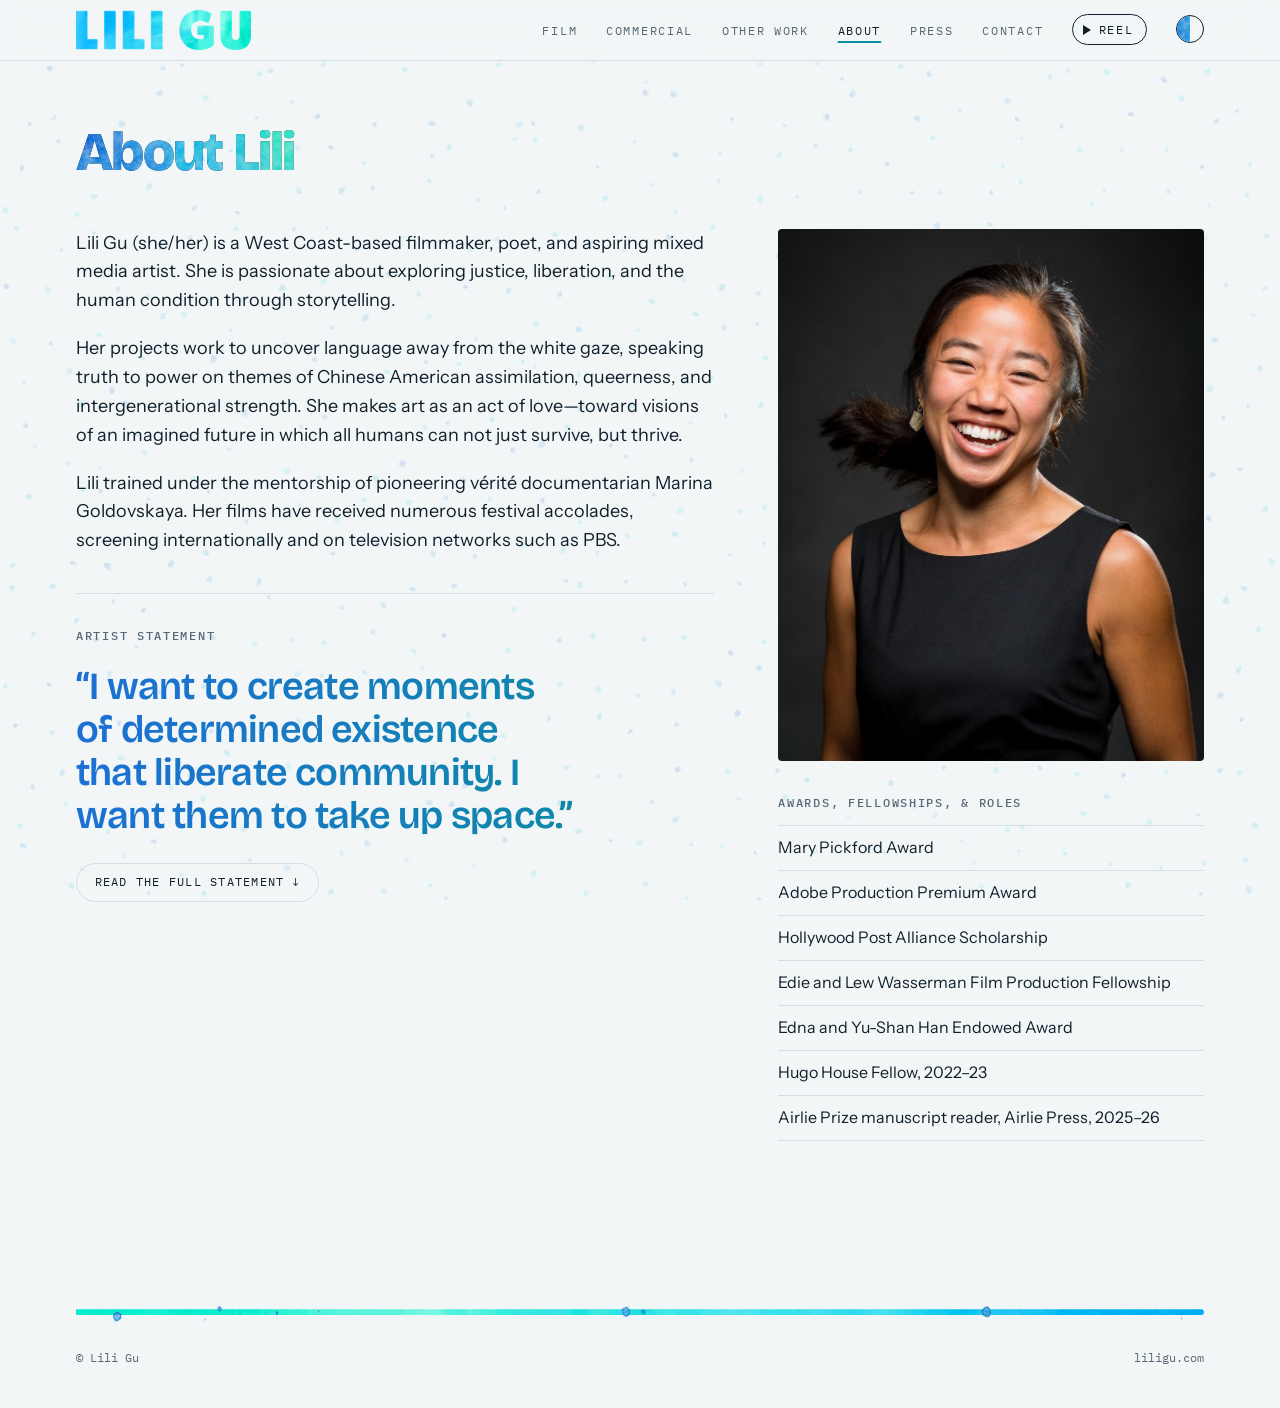
<file: about.html>
<!doctype html>
<html lang="en">
<head>
<meta charset="utf-8">
<meta name="viewport" content="width=device-width, initial-scale=1, viewport-fit=cover">
<meta property="og:type" content="website">
<meta property="og:title" content="About · Lili Gu">
<meta property="og:url" content="https://www.liligu.com/about">
<link rel="canonical" href="https://www.liligu.com/about">
<meta property="og:description" content="Lili Gu is a West Coast-based filmmaker, poet, and aspiring mixed media artist.">
<meta property="og:image" content="https://www.liligu.com/img/og-lili-gu.png">
<meta property="og:image:width" content="1200">
<meta property="og:image:height" content="630">
<meta property="og:image:alt" content="LILI GU in watercolor letters">
<meta name="twitter:card" content="summary_large_image">
<meta name="twitter:image" content="https://www.liligu.com/img/og-lili-gu.png">
<style>:root{padding-top:env(safe-area-inset-top,0px);padding-bottom:env(safe-area-inset-bottom,0px)}body{margin:0}img{max-width:100%}[hidden]{display:none!important}</style>
<script data-theme-switch>
// light/dark switch: a visitor's pick is remembered and applied before the page paints; with no pick the site follows the device setting (Lili picked A, 2026-11-26)
(function(){var R=document.documentElement,K='lg-theme',M=matchMedia('(prefers-color-scheme: dark)');try{var v=localStorage.getItem(K);if(v==='light'||v==='dark')R.setAttribute('data-theme',v)}catch(e){}
function cur(){return R.getAttribute('data-theme')||(M.matches?'dark':'light')}
function lab(){var n=cur()==='dark'?'light':'dark';document.querySelectorAll('.th-drop').forEach(function(b){b.setAttribute('aria-label','Switch to '+n+' mode')})}
document.addEventListener('click',function(e){var b=e.target.closest&&e.target.closest('.th-drop');if(!b)return;var n=cur()==='dark'?'light':'dark';R.setAttribute('data-theme',n);try{localStorage.setItem(K,n)}catch(x){}lab()});
document.addEventListener('DOMContentLoaded',lab);M.addEventListener('change',lab)})();
</script>
<title>About · Lili Gu</title>
<meta name="description" content="Lili Gu is a West Coast-based filmmaker, poet, and aspiring mixed media artist.">
<link rel="preconnect" href="https://player.vimeo.com"><link rel="preconnect" href="https://i.vimeocdn.com"><link rel="preconnect" href="https://f.vimeocdn.com">
<link rel="preconnect" href="https://fonts.googleapis.com">
<link rel="preconnect" href="https://fonts.gstatic.com" crossorigin>
<link rel="stylesheet" href="https://fonts.googleapis.com/css2?family=Bricolage+Grotesque:opsz,wght@12..96,400;12..96,600;12..96,800&family=Instrument+Sans:ital,wght@0,400;0,500;0,600;1,400&family=IBM+Plex+Mono:wght@400;500&display=swap">
<style>
/* Layout: a single scrolling "program" — watercolor title card, now-showing works, a filmography set like end credits with real runtimes, then about / press / contact. */
:root{
  --paper:#f2f6f7; --ink:#10202b; --muted:#566874; --line:#d3dee2;
  --teal:#0a8f9c; --cyan:#27b6e8; --wash1:#3cc6f0; --wash2:#30e0c4; --wash3:#1d6fd6;
  --card:#ffffff; --sheet:url(img/splat-all-2.webp); --glint:rgba(255,255,255,.75); --dot:#a9bcc5; --hstroke:rgba(16,32,43,.24);
  --display:"Bricolage Grotesque", "Avenir Next", "Segoe UI", system-ui, sans-serif;
  --body:"Instrument Sans", "Helvetica Neue", Arial, system-ui, sans-serif;
  --mono:"IBM Plex Mono", ui-monospace, "SFMono-Regular", Menlo, monospace;
  --measure:64ch;
}
@media (prefers-color-scheme: dark){:root:not([data-theme="light"]){
  --paper:#0b151d; --ink:#e4eef1; --muted:#93a8b3; --line:#22343f;
  --teal:#3fd0d6; --cyan:#5cc8f2; --wash1:#3cc6f0; --wash2:#30e0c4; --wash3:#5b8ff0; --card:#111f29; --sheet:url(img/splat-all-bright-2.webp); --glint:rgba(220,255,255,.6); --dot:#2f4652; --hstroke:transparent; color-scheme:dark}}
:root[data-theme="dark"]{
  --paper:#0b151d; --ink:#e4eef1; --muted:#93a8b3; --line:#22343f;
  --teal:#3fd0d6; --cyan:#5cc8f2; --wash1:#3cc6f0; --wash2:#30e0c4; --wash3:#5b8ff0; --card:#111f29; --sheet:url(img/splat-all-bright-2.webp); --glint:rgba(220,255,255,.6); --dot:#2f4652; --hstroke:transparent; color-scheme:dark}

*{box-sizing:border-box}
html{scroll-behavior:smooth;scroll-padding-top:72px}
/* scroll reveal (only when JS runs and motion is allowed) */
.fx .rv{opacity:0;transform:translateY(12px);transition:opacity .35s ease-out,transform .45s cubic-bezier(.2,.7,.2,1);transition-delay:var(--d,0s)}
.fx .rv.in{opacity:1;transform:none}
.fx .dv{opacity:0;filter:blur(10px);transform:scaleY(.3);transition:opacity 1.2s ease,filter 1.5s cubic-bezier(.2,.7,.2,1),transform .9s cubic-bezier(.2,.7,.2,1)}
.fx .seen .dv{opacity:1;filter:blur(0);transform:none}
.fx h1.name{will-change:transform}
@media (prefers-reduced-motion: reduce){html{scroll-behavior:auto}*{animation:none!important;transition:none!important}}
body{background:var(--paper);color:var(--ink);font-family:var(--body);font-size:1.125rem;line-height:1.6;-webkit-font-smoothing:antialiased}
a{color:inherit;text-underline-offset:.2em;text-decoration-thickness:1px}
a:hover{color:var(--teal)}
:focus-visible{outline:2px solid var(--teal);outline-offset:3px;border-radius:2px}
.wrap{max-width:1160px;margin:0 auto;padding-left:max(16px, env(safe-area-inset-left, 0px));padding-right:max(16px, env(safe-area-inset-right, 0px))}
.skip{position:absolute;left:-999px;top:8px;background:var(--ink);color:var(--paper);padding:.5rem .8rem;z-index:50}
.skip:focus{left:16px}

/* header */
body::before{content:"";position:fixed;inset:0 0 auto;height:env(safe-area-inset-top, 0px);z-index:10;background:var(--paper)}
header.site{position:sticky;top:env(safe-area-inset-top, 0px);z-index:9;background:color-mix(in srgb, var(--paper) 88%, transparent);backdrop-filter:blur(10px);-webkit-backdrop-filter:blur(10px);border-bottom:1px solid var(--line)}
header.site .wrap{display:flex;align-items:center;justify-content:flex-end;gap:1rem;min-height:60px;flex-wrap:wrap}
.mark{font-family:var(--display);font-weight:800;letter-spacing:.32em;font-size:.86rem;text-decoration:none;white-space:nowrap}
nav ul{display:flex;gap:clamp(.8rem,2.4vw,1.8rem);list-style:none;margin:0;padding:0;flex-wrap:wrap}
nav a{font-family:var(--mono);font-size:.76rem;letter-spacing:.14em;text-transform:uppercase;text-decoration:none;color:var(--muted)}
@media (max-width:480px){nav ul{gap:.35rem .9rem}nav a{letter-spacing:.08em;font-size:.72rem}}
nav a:hover{color:var(--ink)}

/* hero */
.hero{padding-block:clamp(1.5rem,4vw,3rem) clamp(1.5rem,3vw,2.5rem);position:relative}
.hero > .wrap,.hero > .stage{position:relative;z-index:1}
/* home: Tim's paint specks float free across the first screen, away from LILI GU, and linger as you scroll */
.hero-specks{position:absolute;left:0;right:0;top:0;height:100svh;z-index:0;pointer-events:none;overflow:visible}
.hero-specks .hs{position:absolute;display:block;will-change:translate,opacity}
.hero-specks .hs .st{position:absolute;inset:0}
/* ink-speck backdrop behind every page: specks near the cursor grow, turn, and spring out of the way */
.dots-bg{position:fixed;inset:0;width:100vw;height:100vh;z-index:-1;pointer-events:none;display:block}
.hero-grid{display:grid;grid-template-columns:minmax(0,1fr);column-gap:clamp(2rem,5vw,4rem);row-gap:clamp(1.5rem,3vw,2.5rem);align-items:end}
.hero-grid > div:first-child{grid-column:1 / -1}
.eyebrow{font-family:var(--mono);font-size:.76rem;letter-spacing:.16em;text-transform:uppercase;color:var(--muted);margin:0 0 1.2rem}
h1.name{margin:0;line-height:0}
h1.name img{width:100%;height:auto;display:block}
h1.name .ttl{position:relative;display:block}
h1.name .ttl .sp{position:absolute;top:0;left:0;width:100%;height:auto}
h1.name .ttl .lt{position:relative;z-index:1;transition:transform .35s ease-out,filter .35s ease-out}
h1.name .ttl .stars{position:absolute;inset:0;z-index:2;pointer-events:none}
h1.name .ttl .sp,h1.name .ttl .stars{display:none}
h1.name .ttl > .st{position:absolute;display:block;pointer-events:none}
/* each splat is its own sprite cut from one sheet, and twinkles like a star on its own clock */
.st,.dt{position:absolute;display:block;background-repeat:no-repeat;transform-origin:50% 50%}
.st{background-image:var(--sheet);animation:tw var(--dur) ease-in-out var(--del) infinite}
@keyframes tw{0%,100%{opacity:var(--lo);transform:scale(.82) rotate(0deg);filter:brightness(1)}42%{opacity:1;transform:scale(1.12) rotate(var(--rot));filter:brightness(1.35) saturate(1.2) drop-shadow(0 0 5px var(--wash1))}58%{opacity:1;transform:scale(1) rotate(var(--rot));filter:brightness(1.1)}}
.t-dark{display:none!important}
@media (prefers-color-scheme: dark){:root:not([data-theme="light"]) .t-dark{display:block!important}:root:not([data-theme="light"]) .t-light{display:none!important}}
:root[data-theme="dark"] .t-dark{display:block!important}:root[data-theme="dark"] .t-light{display:none!important}
.reel-embed{margin:0;grid-column:1 / -1}
.reel-embed .frame{position:relative;aspect-ratio:16 / 9;border-radius:10px;overflow:hidden;background:#000;box-shadow:0 18px 50px -20px rgba(6,42,51,.45)}
.reel-embed iframe{position:absolute;inset:0;width:100%;height:100%;border:0}
.reel-embed .dim{position:absolute;inset:0;border:0;padding:0;cursor:pointer;background:rgba(7,16,22,.3);transition:background .25s,opacity .35s}
.reel-embed .dim:hover,.reel-embed .dim:focus-visible{background:rgba(7,16,22,.2)}
.reel-embed .dim:focus-visible{outline:3px solid var(--teal);outline-offset:-3px}
.reel-embed .dim.gone{opacity:0;pointer-events:none}
.reel-embed figcaption{display:flex;justify-content:space-between;flex-wrap:wrap;gap:.5rem 1.5rem;margin-top:.8rem;font-family:var(--mono);font-size:.76rem;letter-spacing:.12em;text-transform:uppercase;color:var(--muted)}
.reel-embed figcaption a{color:inherit}
/* home stage: LILI GU holds the first screen; the reel rises up from below as you scroll, playing silently */
.stage{width:min(calc(100% - 32px),1600px,calc((100svh - 210px) * 16 / 9));min-width:min(calc(100% - 32px),1128px);margin-inline:auto}
.screen{position:relative}
.rl-ctl{display:flex;flex-wrap:wrap;align-items:center;gap:.5rem 1.4rem}
.rl-ctl button{font:inherit;letter-spacing:inherit;text-transform:inherit;color:inherit;background:none;border:0;padding:0;cursor:pointer;display:inline-flex;align-items:center;gap:.45rem}
.rl-ctl button:hover{color:var(--ink)}
.rl-snd .pl{width:0;height:0;border-style:solid;border-width:5px 0 5px 8px;border-color:transparent transparent transparent currentColor}
.roll .reel-embed .dim{display:none}
.stage:not(.roll) .reel-embed{margin-top:clamp(1.5rem,3vw,2.5rem)}
.roll .reel-embed .frame iframe{pointer-events:none}
.roll.sound .reel-embed .frame iframe{pointer-events:auto}
.roll .screen h1.name{display:flex;align-items:center;min-height:max(0px,calc(100svh - 190px))}
/* breathing room: LILI GU alone on the first screen, then the reel, then the way into the rest of the site */
.roll .reel-embed{margin-top:clamp(3rem,9vh,7rem)!important}
.home .hero{padding-bottom:clamp(4rem,14vh,10rem)}
.roll .screen h1.name .ttl{width:100%}
.roll .reel-embed{margin-top:clamp(1rem,2vw,1.5rem);--p:0;transform:translate3d(0,calc((1 - var(--p)) * 110px),0) scale(calc(.8 + var(--p) * .2));transform-origin:50% 100%;opacity:calc(.25 + var(--p) * .75);will-change:transform,opacity}
.roll .reel-embed figcaption{opacity:calc((var(--p) - .7) * 3.4)}
/* overscan the silent loop a touch so no hairline of the player shows at the frame edge */
.roll:not(.sound) .reel-embed .frame iframe{transform:scale(1.025)}
/* spotlight: the rest of the page dims while the reel is fully in view and playing */
.spot{position:fixed;inset:0;background:rgb(3,9,13);opacity:calc(var(--spot,0) * .84);pointer-events:none;z-index:0}
.roll .reel-embed{position:relative;z-index:1}
.reel-embed figcaption{transition:color .4s}
.lit .reel-embed figcaption,.lit .reel-embed figcaption button:hover{color:rgba(235,246,250,.82)}
header.site{transition:opacity .3s}
html.spotlit header.site{opacity:calc(1 - var(--spot,0) * .8)}
.spot-all{position:fixed;inset:0;background:rgb(3,9,13);opacity:0;pointer-events:none;z-index:7;transition:opacity .35s}
.spot-on{position:relative;z-index:8}

/* scroll gradient: the page wash deepens as you scroll */
html.fx::before,html.fx::after{content:"";position:fixed;inset:0;z-index:-1;pointer-events:none;transition:opacity .25s linear}
html.fx::before{background:linear-gradient(180deg,rgba(60,198,240,0) 0%,rgba(60,198,240,.16) 45%,rgba(29,111,214,.30) 100%);opacity:var(--g1,0)}
html.fx::after{background:radial-gradient(120% 70% at 50% 110%,rgba(48,224,196,.42),rgba(48,224,196,0) 70%);opacity:var(--g2,0)}
@media (prefers-color-scheme: dark){:root:not([data-theme="light"]).fx::before{background:linear-gradient(180deg,rgba(29,111,214,0) 0%,rgba(29,111,214,.18) 45%,rgba(29,111,214,.38) 100%)}:root:not([data-theme="light"]).fx::after{background:radial-gradient(120% 70% at 50% 110%,rgba(48,224,196,.26),rgba(48,224,196,0) 70%)}}
:root[data-theme="dark"].fx::before{background:linear-gradient(180deg,rgba(29,111,214,0) 0%,rgba(29,111,214,.18) 45%,rgba(29,111,214,.38) 100%)}
:root[data-theme="dark"].fx::after{background:radial-gradient(120% 70% at 50% 110%,rgba(48,224,196,.26),rgba(48,224,196,0) 70%)}

/* multi-page */
.mark{margin-right:auto;display:block;line-height:0}.mark img{height:clamp(30px,4.2vw,40px);width:auto}.mark:hover img,.mark:focus-visible img{animation:markhue 3.2s ease-in-out infinite alternate}
@keyframes markhue{0%{filter:hue-rotate(0)}50%{filter:hue-rotate(-38deg) saturate(1.2)}100%{filter:hue-rotate(34deg) saturate(1.2)}}
@media (prefers-reduced-motion: reduce){.mark:hover img,.mark:focus-visible img{animation:none;opacity:.8}}
main.inner{min-height:calc(100vh - 220px)}
main.inner section.block:first-child{padding-top:clamp(2rem,5vw,3.5rem)}
nav a[aria-current="page"]{color:var(--ink);text-decoration:underline;text-decoration-color:var(--teal);text-decoration-thickness:2px;text-underline-offset:6px}
.tiles-wrap{padding-block:clamp(1rem,3vw,2rem) clamp(3rem,7vw,5.5rem)}
.tiles{display:grid;grid-template-columns:repeat(4,minmax(0,1fr));gap:1.25rem}
.tile{display:flex;flex-direction:column;gap:.8rem;text-decoration:none;color:inherit}
.tile .ph{display:block;aspect-ratio:4/5;border-radius:6px;overflow:hidden;background:var(--card)}
.tile img{width:100%;height:100%;object-fit:cover;display:block;transition:transform .6s cubic-bezier(.2,.7,.2,1),filter .4s}
.tile:hover img,.tile:focus-visible img{transform:scale(1.04)}
.tile .tl{font-family:var(--display);font-weight:600;font-size:1.15rem}
.tile .tl span{display:inline-block;transition:transform .25s}
.tile:hover .tl span{transform:translateX(4px)}
@media (max-width:900px){.tiles{grid-template-columns:repeat(2,minmax(0,1fr))}}

/* sections */
section.block{padding-block:clamp(1rem,2vw,1.5rem) clamp(3rem,7vw,5.5rem)}
section.block > :not(.wrap) + .wrap{padding-top:clamp(2.5rem,6vw,4.5rem)}
main.inner section.block:not(:has(> .bh)){padding-top:clamp(2.5rem,5vw,4rem)}
/* Tim's paint-splatter dividers: the bar runs out from the heading beside it; a glint slides along it and its specks drift */
.dv{position:relative;display:block;width:100%;min-width:0;height:clamp(10px,1.9vw,30px)}
.dv::before,.dv .bar{content:"";position:absolute;inset:0;background:var(--dots) center / 100% 100% no-repeat}
.dv::after{content:"";position:absolute;inset:0;background:var(--bar) center / 100% 100% no-repeat}
.dv.live::before,.dv.live::after{display:none}
.dv .bar{background-image:var(--bar)}
.dv .bar::after{content:"";position:absolute;inset:0;-webkit-mask:var(--bar) center / 100% 100% no-repeat;mask:var(--bar) center / 100% 100% no-repeat;background:linear-gradient(100deg,transparent 40%,var(--glint) 50%,transparent 60%) no-repeat;background-size:300% 100%;background-position:150% 0;animation:glint 9s ease-in-out var(--gd,1.8s) infinite}
.dv .dots{position:absolute;inset:0}
.dv{container-type:size}
/* round both ends of every bar (Tim's bar scans were cropped flat at the edges) */
.dv::after,.dv .bar{-webkit-mask:radial-gradient(circle 12.5cqh at 50% 47%,#000 92%,transparent) left center / 25cqh 100% no-repeat,radial-gradient(circle 12.5cqh at 50% 47%,#000 92%,transparent) right center / 25cqh 100% no-repeat,linear-gradient(#000,#000) center / calc(100% - 25cqh) 100% no-repeat;mask:radial-gradient(circle 12.5cqh at 50% 47%,#000 92%,transparent) left center / 25cqh 100% no-repeat,radial-gradient(circle 12.5cqh at 50% 47%,#000 92%,transparent) right center / 25cqh 100% no-repeat,linear-gradient(#000,#000) center / calc(100% - 25cqh) 100% no-repeat}

.dv{--a:1}.dvh.sm .dv{--a:.6}
.dt{background-image:var(--dots);animation:dd var(--dur) ease-in-out var(--del) infinite}
@keyframes glint{0%{background-position:150% 0}35%,100%{background-position:-50% 0}}
@keyframes dd{0%,100%{transform:translate(0,0) rotate(0) scale(1);opacity:1}25%{transform:translate(calc(var(--x1)*var(--a)),calc(var(--y1)*var(--a))) rotate(var(--r1)) scale(1.15);opacity:.8}50%{transform:translate(calc(var(--x2)*var(--a)),calc(var(--y2)*var(--a))) rotate(var(--r2)) scale(1.3);opacity:.6}75%{transform:translate(calc(var(--x3)*var(--a)),calc(var(--y3)*var(--a))) rotate(var(--r1)) scale(1.1);opacity:.85}}
.l-a{--bar:url(img/line-a-bar.webp);--dots:url(img/line-a-dots.webp)} .l-b{--bar:url(img/line-b-bar.webp);--dots:url(img/line-b-dots.webp)} .l-c{--bar:url(img/line-c-bar.webp);--dots:url(img/line-c-dots.webp)} .l-e{--bar:url(img/line-e-bar.webp);--dots:url(img/line-e-dots.webp)} .l-f{--bar:url(img/line-f-bar.webp);--dots:url(img/line-f-dots.webp)} .l-g{--bar:url(img/line-g-bar.webp);--dots:url(img/line-g-dots.webp)}
/* divider specks use the same colors as the background splotches: the bright sheet in dark mode */
@media (prefers-color-scheme: dark){:root:not([data-theme="light"]) .l-a{--dots:url(img/line-a-dots-bright.webp)} :root:not([data-theme="light"]) .l-b{--dots:url(img/line-b-dots-bright.webp)} :root:not([data-theme="light"]) .l-c{--dots:url(img/line-c-dots-bright.webp)} :root:not([data-theme="light"]) .l-e{--dots:url(img/line-e-dots-bright.webp)} :root:not([data-theme="light"]) .l-f{--dots:url(img/line-f-dots-bright.webp)} :root:not([data-theme="light"]) .l-g{--dots:url(img/line-g-dots-bright.webp)}}
:root[data-theme="dark"] .l-a{--dots:url(img/line-a-dots-bright.webp)} :root[data-theme="dark"] .l-b{--dots:url(img/line-b-dots-bright.webp)} :root[data-theme="dark"] .l-c{--dots:url(img/line-c-dots-bright.webp)} :root[data-theme="dark"] .l-e{--dots:url(img/line-e-dots-bright.webp)} :root[data-theme="dark"] .l-f{--dots:url(img/line-f-dots-bright.webp)} :root[data-theme="dark"] .l-g{--dots:url(img/line-g-dots-bright.webp)}
.dvh{display:grid;grid-template-columns:auto minmax(3rem,1fr);align-items:center;column-gap:clamp(1rem,2.5vw,1.8rem)}
.dvh > :first-child{margin:0}
.dvh .dv{height:clamp(12px,2.1vw,30px);margin-right:calc(4px - max(16px, env(safe-area-inset-right, 0px)));translate:0 .08em}
.dvh.sm{margin-bottom:1.1rem}
.dvh.sm .dv{height:clamp(9px,1.2vw,16px);translate:0 0}
.about-dv{margin-bottom:clamp(2rem,5vw,3.5rem)}
#about .sec-head{margin-bottom:clamp(1.8rem,4vw,2.8rem)}
footer .dv{margin-bottom:1.5rem}
.sec-head:not(.dvh){display:flex;justify-content:space-between;align-items:baseline;gap:1rem;flex-wrap:wrap;margin-bottom:2.2rem}
h2{font-family:var(--display);font-weight:800;font-size:clamp(2rem,5vw,3.4rem);letter-spacing:-.03em;line-height:1;margin:0;text-wrap:balance}
.sec-note{font-family:var(--mono);font-size:.78rem;letter-spacing:.06em;color:var(--muted);margin:0}

/* now: works in progress */
.now{display:grid;grid-template-columns:repeat(6,minmax(0,1fr));gap:1.25rem}
.work{grid-column:span 2;display:flex;flex-direction:column;gap:.85rem;min-width:0}
.work.wide{grid-column:span 3}
.swatch{aspect-ratio:4/3;max-width:100%;border-radius:4px;position:relative;overflow:hidden;background:var(--card);border:1px solid var(--line)}
.swatch::before{content:"";position:absolute;inset:-20%;filter:blur(18px);opacity:.9;background:var(--g)}
.swatch span{position:absolute;left:1rem;bottom:.8rem;right:1rem;font-family:var(--display);font-weight:800;font-size:clamp(1.4rem,3vw,2.1rem);line-height:.95;letter-spacing:-.02em;color:#fff;text-shadow:0 1px 18px rgba(0,30,40,.35)}
.swatch .tag{position:absolute;top:.8rem;left:1rem;font-family:var(--mono);font-size:.68rem;letter-spacing:.14em;text-transform:uppercase;color:#fff;background:rgba(6,30,40,.35);padding:.2rem .5rem;border-radius:2px;right:auto;bottom:auto;text-shadow:none}
.work h3{font-family:var(--display);font-weight:600;font-size:1.2rem;margin:0;line-height:1.2}
.meta{font-family:var(--mono);font-size:.76rem;letter-spacing:.04em;color:var(--muted);margin:0}
.work p{margin:0;font-size:1rem}
.work .links{display:flex;gap:1rem;flex-wrap:wrap;font-family:var(--mono);font-size:.76rem;letter-spacing:.04em}

.sub{font-family:var(--mono);font-size:.76rem;letter-spacing:.16em;text-transform:uppercase;color:var(--muted);font-weight:500;margin:0 0 1.1rem}
.now + .sub{margin-top:3.5rem}
.now{grid-template-columns:repeat(2,minmax(0,1fr))}
.also{font-family:var(--mono);font-size:.76rem;letter-spacing:.04em;color:var(--muted);margin:1.4rem 0 0}
.also a{color:inherit}
.also + .sub{margin-top:3.5rem}
.now .work{grid-column:auto}
.other{display:grid;grid-template-columns:repeat(3,minmax(0,1fr));gap:1.25rem}
.other .swatch,.other .photo{aspect-ratio:1/1}
.other .work{grid-column:auto}
.photo{aspect-ratio:16/9;max-width:100%;border-radius:4px;overflow:hidden;background:var(--line);position:relative}
.photo img{width:100%;height:100%;object-fit:cover;display:block}
.photo .tag{position:absolute;top:.8rem;left:1rem;font-family:var(--mono);font-size:.68rem;letter-spacing:.14em;text-transform:uppercase;color:#fff;background:rgba(6,30,40,.55);padding:.2rem .5rem;border-radius:2px}
.now .photo{aspect-ratio:4/3}
.feature{display:grid;grid-template-columns:minmax(0,1.6fr) minmax(0,1fr);gap:clamp(1.5rem,4vw,3rem);align-items:end;margin-bottom:3.5rem}
.feature .photo{aspect-ratio:16/9}
.feature h3{font-family:var(--display);font-weight:800;font-size:clamp(1.8rem,4vw,2.8rem);line-height:1;letter-spacing:-.025em;margin:.4rem 0 .8rem;text-wrap:balance}
.feature p{margin:0 0 .4rem}
.screening{margin:3rem 0 0;display:grid;grid-template-columns:1fr 1fr;gap:.75rem}
.screening img{width:100%;height:100%;object-fit:cover;display:block;border-radius:4px;aspect-ratio:3/2;max-width:100%}
.screening figcaption{grid-column:1 / -1;font-family:var(--mono);font-size:.76rem;color:var(--muted);letter-spacing:.04em}

/* filmography */
.filters{display:flex;gap:.5rem;flex-wrap:wrap;margin-bottom:1.4rem}
.chip{font-family:var(--mono);font-size:.74rem;letter-spacing:.08em;text-transform:uppercase;border:1px solid var(--line);background:transparent;color:var(--muted);padding:.45rem .8rem;border-radius:999px;cursor:pointer}
.chip[aria-pressed="true"]{background:var(--ink);color:var(--paper);border-color:var(--ink)}
.chip:hover{border-color:var(--ink);color:var(--ink)}
.chip[aria-pressed="true"]:hover{color:var(--paper)}
.film-list{list-style:none;margin:0;padding:0;border-top:1px solid var(--ink)}
.film{display:grid;grid-template-columns:4.5rem 8.5rem minmax(0,1fr) 9rem 6.5rem;gap:1rem;align-items:baseline;padding:1.05rem 0;border-bottom:1px solid var(--line)}
.film .yr,.film .form,.film .trt{font-family:var(--mono);font-size:.8rem;color:var(--muted);font-variant-numeric:tabular-nums}
.film .trt{text-align:right}
.film .th{width:100%;aspect-ratio:16/9;border-radius:3px;overflow:hidden;background:var(--line);align-self:start}
.film .th img{width:100%;height:100%;object-fit:cover;display:block}
.film .t{font-family:var(--display);font-weight:600;font-size:clamp(1.15rem,2.2vw,1.45rem);line-height:1.2;letter-spacing:-.01em}
.film .t a{text-decoration:none;border-bottom:1px solid var(--teal)}
.film .role{display:block;font-family:var(--body);font-style:italic;font-size:.95rem;color:var(--muted);margin-top:.15rem}
.film ul.laurels{list-style:none;margin:.55rem 0 0;padding:0;display:flex;flex-direction:column;gap:.2rem}
.film ul.laurels li{font-family:var(--body);font-size:.95rem;padding-left:1.1rem;position:relative}
.film ul.laurels li::before{content:"";position:absolute;left:0;top:.62em;width:.5rem;height:.5rem;border-radius:50%;background:linear-gradient(135deg,var(--wash1),var(--wash2))}
.film-total{display:flex;justify-content:space-between;gap:1rem;flex-wrap:wrap;font-family:var(--mono);font-size:.78rem;color:var(--muted);padding-top:1rem;font-variant-numeric:tabular-nums}

/* about */
.portrait{margin:0 0 2rem;border-radius:4px;overflow:hidden;aspect-ratio:4/5;max-width:100%;background:var(--line)}
.portrait img{width:100%;height:100%;object-fit:cover;display:block}
.about{display:grid;grid-template-columns:minmax(0,1.5fr) minmax(0,1fr);gap:clamp(2rem,5vw,4.5rem)}
.about .bio p{margin:0 0 1.2rem;max-width:var(--measure)}
.statement{margin-top:2.4rem;padding-top:2rem;border-top:1px solid var(--line)}
.stmt-h{font-family:var(--mono);font-size:.76rem;letter-spacing:.14em;text-transform:uppercase;color:var(--muted);font-weight:500;margin:0 0 1.2rem}
.pull{margin:0}
.pull p{margin:0;max-width:22ch;font-family:var(--display);font-weight:600;font-size:clamp(1.6rem,3.2vw,2.4rem);line-height:1.12;letter-spacing:-.02em;text-wrap:balance;background:linear-gradient(100deg,var(--wash3),var(--teal));-webkit-background-clip:text;background-clip:text;color:transparent}
.stmt{margin-top:1.6rem}
.stmt summary{cursor:pointer;list-style:none;display:inline-flex;gap:.5rem;align-items:center;font-family:var(--mono);font-size:.78rem;letter-spacing:.1em;text-transform:uppercase;border:1px solid var(--line);border-radius:999px;padding:.55rem 1.1rem;color:var(--ink)}
.stmt summary::-webkit-details-marker{display:none}
.stmt summary:hover{border-color:var(--ink)}
.stmt .close-l,.stmt[open] .open-l{display:none}.stmt[open] .close-l{display:inline}
.stmt .chev{transition:transform .25s}.stmt[open] .chev{transform:rotate(180deg)}
.stmt .cols{margin-top:1.6rem;max-width:var(--measure)}
.stmt .cols p{margin:0 0 1.1rem;font-size:1.02rem;line-height:1.6;break-inside:avoid-column}
.honors h3{font-family:var(--mono);font-size:.76rem;letter-spacing:.14em;text-transform:uppercase;color:var(--muted);font-weight:500;margin:0 0 .8rem}
.honors ul{list-style:none;margin:0 0 2rem;padding:0;border-top:1px solid var(--line)}
.honors li{padding:.7rem 0;border-bottom:1px solid var(--line);font-size:1rem;line-height:1.35}

/* press */
.press{list-style:none;margin:0;padding:0;display:grid;grid-template-columns:repeat(2,minmax(0,1fr));column-gap:2.5rem}
.press li{border-top:1px solid var(--line)}
.press a{display:grid;grid-template-columns:5.5rem minmax(0,1fr) auto;gap:1rem;align-items:baseline;padding:1.05rem 0;text-decoration:none}
.press .d{font-family:var(--mono);font-size:.78rem;color:var(--muted);font-variant-numeric:tabular-nums}
.press .o{font-family:var(--display);font-weight:600;font-size:1.1rem;line-height:1.25}
.press .k{display:block;font-family:var(--body);font-weight:400;font-style:italic;font-size:.95rem;color:var(--muted)}
.press .arr{font-family:var(--mono);color:var(--teal);transition:transform .2s}
.press a:hover .arr{transform:translate(3px,-3px)}

/* contact */
.contact{display:grid;grid-template-columns:minmax(0,1.2fr) minmax(0,1fr);gap:2.5rem;align-items:end}
.contact .big{font-family:var(--display);font-weight:800;font-size:clamp(2.4rem,7vw,5rem);line-height:.95;letter-spacing:-.035em;margin:0}
.contact .big a{text-decoration:none;background:url(img/wc-fill.webp) center/cover;-webkit-background-clip:text;background-clip:text;color:transparent}
.contact .big a:hover{opacity:.85}
/* one gentle key-press when the page loads: the words dip in and spring back (Lili picked A, 2026-11-26) */
.contact .big a{display:inline-block;transform-origin:50% 60%}
@keyframes ctpress{0%{transform:scale(1)}18%{transform:scale(.955) translateY(2px)}42%{transform:scale(1.02)}62%{transform:scale(.995)}100%{transform:none}}
@media (prefers-reduced-motion:no-preference){.contact .big a{animation:ctpress .7s cubic-bezier(.3,.7,.3,1) .5s both}}
.ct-wrap{display:grid;grid-template-columns:minmax(0,1.6fr) minmax(0,.75fr);gap:clamp(2rem,5vw,4rem);align-items:end}
.ct-wrap .contact{grid-template-columns:minmax(0,1fr)}
.ct-ph{margin:0;border-radius:6px;overflow:hidden;aspect-ratio:3/4;background:var(--card)}.ct-ph img{width:100%;height:100%;object-fit:cover;display:block}
@media (max-width:760px){.ct-wrap{grid-template-columns:minmax(0,1fr)}.ct-ph{max-width:420px}}
.socials{list-style:none;margin:0;padding:0;border-top:1px solid var(--line)}
.socials a{display:flex;justify-content:space-between;gap:1rem;padding:.9rem 0;border-bottom:1px solid var(--line);text-decoration:none}
.socials .s{font-family:var(--mono);font-size:.78rem;letter-spacing:.12em;text-transform:uppercase;color:var(--muted)}
footer{padding-block:2.5rem;font-family:var(--mono);font-size:.74rem;color:var(--muted)}
footer .frow{display:flex;justify-content:space-between;gap:1rem;flex-wrap:wrap}

@media (max-width:900px){
  .hero-grid,.about,.contact{grid-template-columns:minmax(0,1fr)}
  .now{grid-template-columns:repeat(2,minmax(0,1fr))}
  .work,.work.wide{grid-column:span 1}
  .press{grid-template-columns:minmax(0,1fr)}
  .other{grid-template-columns:repeat(2,minmax(0,1fr))}
}
@media (max-width:640px){
  nav{width:100%}
  header.site .wrap{padding-block:.6rem}
  .now,.other{grid-template-columns:minmax(0,1fr)}
  .film{grid-template-columns:5.5rem minmax(0,1fr);column-gap:.9rem;row-gap:.15rem}
  .film .th{grid-column:1;grid-row:1 / span 3}
  .film .yr{grid-column:2;grid-row:1}
  .film > div{grid-column:2;grid-row:2}
  .film .form{display:none}
  .film .trt{grid-column:2;grid-row:3;text-align:left}
  .feature{grid-template-columns:minmax(0,1fr)}
  .press a{grid-template-columns:4.6rem minmax(0,1fr) auto}
}
/* commercial & branded */
.logos{margin:0 0 3.5rem}
.marquee{display:flex;overflow:hidden;-webkit-mask-image:linear-gradient(90deg,transparent,#000 8%,#000 92%,transparent);mask-image:linear-gradient(90deg,transparent,#000 8%,#000 92%,transparent)}
.track{display:flex;align-items:center;gap:clamp(2.5rem,5vw,4.5rem);list-style:none;margin:0;padding:.6rem clamp(1.25rem,2.5vw,2.25rem);flex:none;animation:logos 45s linear infinite}
.marquee:hover .track{animation-play-state:paused}
.track li{flex:none;display:flex}
.lg{height:30px;width:auto;opacity:.72;display:block}
.lg.sq{height:48px}
.lg.wide{height:23px}
.lg.fu{height:15px}
/* Commercial keeps its divider lines clean: no paint specks */
body:has(#brand) .dv::before,body:has(#brand) .dv .dots{display:none}
@media (prefers-color-scheme: dark){:root:not([data-theme="light"]) .lg{filter:invert(1);opacity:.8}}
:root[data-theme="dark"] .lg{filter:invert(1);opacity:.8}
@keyframes logos{to{transform:translateX(-100%)}}
.cs{margin:0 0 3.5rem;padding:0 0 3.5rem;border-bottom:1px solid var(--line)}
.cs-eb{font-family:var(--mono);font-size:.8rem;letter-spacing:.14em;text-transform:uppercase;color:var(--teal);font-weight:600;margin:0 0 .8rem}
.cs-h{font-family:var(--display);font-weight:800;font-size:clamp(1.7rem,4vw,2.8rem);letter-spacing:-.025em;line-height:1.05;margin:0 0 1rem;max-width:22ch;text-wrap:balance}
.cs-lede{max-width:60ch;margin:0 0 2rem;color:var(--ink)}
.cs-hero{display:grid;gap:.9rem;margin:0 0 1.6rem}
.cs-hero .photo{border-radius:6px}
.cs-hero .vid .play{width:84px;height:84px;margin:-42px 0 0 -42px}.cs-hero .vid .play::after{left:34px;top:26px;border-width:16px 0 16px 25px}
.cs-cap h4{font-family:var(--display);font-weight:600;font-size:clamp(1.15rem,2.2vw,1.5rem);line-height:1.2;margin:.25rem 0 0}
.cs .photo iframe{position:absolute;inset:0;width:100%;height:100%;border:0}
.cs-facts{display:grid;grid-template-columns:repeat(4,minmax(0,1fr));gap:1rem 1.5rem;margin:0 0 2.6rem;padding:1.1rem 0;border-top:1px solid var(--ink);border-bottom:1px solid var(--line)}
.cs-facts dt{font-family:var(--mono);font-size:.7rem;letter-spacing:.14em;text-transform:uppercase;color:var(--muted);margin:0 0 .3rem}
.cs-facts dd{margin:0;font-size:1rem;line-height:1.4}
.cs-grid{display:grid;grid-template-columns:repeat(4,minmax(0,1fr));gap:1.8rem 1.25rem}
.cs-grid .work{grid-column:auto;gap:.55rem}
.cs-grid .work h3{font-size:1rem;line-height:1.25}
.cs-grid .meta{margin-top:.15rem}
.cs-more{margin-top:1.8rem}
@media (max-width:900px){.cs-grid{grid-template-columns:repeat(2,minmax(0,1fr))}.cs-facts{grid-template-columns:repeat(2,minmax(0,1fr))}}
@media (max-width:520px){.cs-grid{gap:1.4rem .9rem}.cs-grid .work h3{font-size:.92rem}.cs-hero .vid .play{width:64px;height:64px;margin:-32px 0 0 -32px}.cs-hero .vid .play::after{left:26px;top:20px;border-width:12px 0 12px 19px}}
.cs-strip{display:grid;grid-auto-flow:column;grid-auto-columns:calc((100% - 3.75rem)/4.4);gap:1.25rem;overflow-x:auto;overscroll-behavior-x:contain;scroll-snap-type:x mandatory;padding:0 0 1rem;scrollbar-width:thin;scrollbar-color:var(--teal) transparent}
.cs-strip .work{grid-column:auto;gap:.55rem;scroll-snap-align:start;min-width:0}
.cs-strip .work h3{font-size:1rem;line-height:1.25}
.cs-strip .meta{margin-top:.15rem}
.cs-strip:focus-visible{outline:2px solid var(--teal);outline-offset:4px}
@media (max-width:900px){.cs-strip{grid-auto-columns:calc((100% - 1.25rem)/2.3)}}
@media (max-width:520px){.cs-strip{grid-auto-columns:70%;gap:.9rem}.cs-strip .work h3{font-size:.92rem}}
.cs-pair{display:grid;grid-template-columns:repeat(2,minmax(0,1fr));gap:1.6rem 1.25rem}.cs-pair .cs-hero{margin:0}
@media (max-width:700px){.cs-pair{grid-template-columns:1fr}}
.cs-sw{position:relative}
.cs-strip.drag{cursor:grabbing;scroll-snap-type:none;user-select:none}.cs-strip.drag .vid{pointer-events:none}
.cs-nav{all:unset;position:absolute;top:calc(var(--cs-thumb,140px)/2);z-index:2;width:44px;height:44px;margin-top:-22px;border-radius:50%;background:rgba(7,16,22,.78);border:1px solid rgba(255,255,255,.25);color:#fff;font-size:1.3rem;line-height:44px;text-align:center;cursor:pointer;transition:opacity .2s,background .2s;box-shadow:0 4px 16px rgba(0,0,0,.35)}
.cs-nav:hover,.cs-nav:focus-visible{background:var(--teal)}.cs-nav:focus-visible{outline:2px solid #fff;outline-offset:2px}
.cs-prev{left:-14px}.cs-next{right:-14px}.cs-nav[disabled]{opacity:0;pointer-events:none}
@media (max-width:520px){.cs-nav{width:38px;height:38px;margin-top:-19px;line-height:38px}.cs-prev{left:-6px}.cs-next{right:-6px}}
@media (prefers-reduced-motion: reduce){.track{animation:none;flex-wrap:wrap;justify-content:center}.track[aria-hidden]{display:none}.marquee{-webkit-mask-image:none;mask-image:none}}
.bgrid{display:grid;grid-template-columns:repeat(2,minmax(0,1fr));gap:2rem 1.25rem}
.bgrid + .sub,.social + .sub,.feed + .sub,.feed + dialog + .sub{margin-top:3.5rem}
#brand .wrap > .dvh.sm{margin-top:3.5rem}#brand .logos + .dvh.sm,#brand .cs + .dvh.sm,#brand .feature + .dvh.sm{margin-top:0}
.collab h3{font-size:clamp(1.5rem,3vw,2.2rem)}
.photo.crop iframe{transform:scale(1.1)}
.bgrid .photo.edge iframe{inset:-3px;width:calc(100% + 6px);height:calc(100% + 6px)}
.social .tt{aspect-ratio:9/16;max-width:326px;background:#000}.social .tt iframe{width:100%;height:100%;border:0;display:block}
.social{display:grid;grid-template-columns:repeat(auto-fill,minmax(290px,1fr));gap:1.25rem;align-items:start;justify-items:center}
.social blockquote{margin:0!important;min-width:0!important;max-width:100%!important;width:100%!important}
.social > *{border-radius:6px;overflow:hidden}
.bgrid .work{grid-column:auto}
.bgrid .photo iframe{position:absolute;inset:0;width:100%;height:100%;border:0}
.photo > iframe{position:absolute;inset:0;width:100%;height:100%;border:0}
/* a web page that scrolls by itself inside its card */
.photo .webscroll{position:absolute;inset:0;overflow:hidden;container-type:size;background:#000}
.photo .webscroll img{height:auto;object-fit:initial;animation:webscroll 46s cubic-bezier(.45,0,.55,1) infinite alternate;will-change:transform}
@keyframes webscroll{0%,5%{transform:translateY(0)}95%,100%{transform:translateY(calc(-100% + 100cqh))}}
@media (prefers-reduced-motion: reduce){.photo .webscroll img{animation:none}}
.bgrid .photo .mv iframe{inset:auto;top:50%;left:50%;width:max(100%,177.78cqh);height:max(100%,56.25cqw)}
.bgrid .photo .mv.fit{background:#000}.bgrid .photo .mv.fit iframe{width:100cqh;height:100cqh}
.bgrid .photo .mv.lw-scan{inset:auto;left:50%;top:9%;height:54%;aspect-ratio:1;transform:translateX(-50%);background:transparent;-webkit-mask-image:radial-gradient(closest-side,#000 82%,transparent);mask-image:radial-gradient(closest-side,#000 82%,transparent)}
.work.text{justify-content:flex-start;padding:1.4rem;border:1px solid var(--line);border-radius:4px;background:var(--card)}
.bul{margin:0;padding-left:1.1rem;display:grid;gap:.4rem}
.bul li{font-size:.98rem}
.vid{all:unset;cursor:pointer;position:absolute;inset:0;display:block}
.vid img{width:100%;height:100%;object-fit:cover;display:block}
.vid .play{position:absolute;left:50%;top:50%;width:64px;height:64px;margin:-32px 0 0 -32px;border-radius:50%;background:rgba(7,16,22,.55);transition:background .2s,transform .2s}
.vid .play::after{content:"";position:absolute;left:26px;top:20px;border-style:solid;border-width:12px 0 12px 19px;border-color:transparent transparent transparent #fff}
.vid:hover .play,.vid:focus-visible .play{background:rgba(10,143,156,.85);transform:scale(1.06)}
.vid:focus-visible{outline:2px solid var(--teal);outline-offset:3px}
@media (max-width:700px){.bgrid{grid-template-columns:minmax(0,1fr)}}
.reel-btn{display:inline-flex;align-items:center;gap:.45rem;color:var(--ink)!important;border:1px solid currentColor;border-radius:999px;padding:.32rem .8rem .32rem .65rem;margin-top:-.32rem}
.reel-btn .pl{width:0;height:0;border-style:solid;border-width:5px 0 5px 8px;border-color:transparent transparent transparent currentColor}
.reel-btn:hover{background:var(--ink);color:var(--paper)!important}
/* light/dark switch: a round watercolor drop, half painted in light mode, flooded with paint in dark mode */
.th-drop{all:unset;box-sizing:border-box;display:block;width:28px;height:28px;border-radius:50%;border:1px solid var(--ink);position:relative;overflow:hidden;cursor:pointer}
.th-drop::before{content:"";position:absolute;inset:-2px;background:url(img/wc-fill.webp) 30% 50%/300% 100%;clip-path:inset(0 50% 0 0);transition:clip-path .5s cubic-bezier(.3,.7,.2,1)}
@media (prefers-color-scheme: dark){:root:not([data-theme="light"]) .th-drop::before{clip-path:inset(0)}}
:root[data-theme="dark"] .th-drop::before{clip-path:inset(0)}
.th-drop:hover::before{filter:saturate(1.3)}
.th-drop:focus-visible{outline:2px solid var(--teal,#0a8f9c);outline-offset:3px}
@media (prefers-reduced-motion:reduce){.th-drop::before{transition:none}}
.reel-pop{border:0;padding:0;background:transparent;max-width:none;max-height:none;width:min(92vw,1400px,calc((100vh - 110px) * 16 / 9))}
.reel-pop::backdrop{background:transparent}
.rp-scrim{position:fixed;inset:0;background:rgba(3,9,13,.9)}
.fx-l{position:fixed;inset:0;pointer-events:none;z-index:60;overflow:hidden}
.corner{position:absolute;left:0;top:0;width:30px;height:30px;border:0 solid #e9f6fa;will-change:transform,opacity}
.rec{position:absolute;left:0;top:0;font-family:var(--mono);font-size:.72rem;letter-spacing:.16em;color:#e9f6fa;display:flex;align-items:center;gap:.4rem}
.rec::before{content:"";width:9px;height:9px;border-radius:50%;background:#ff4d4d}
.speck{position:absolute;left:0;top:0;background:no-repeat center/100% 100%;will-change:transform,opacity}
.lifted img,.lifted iframe,.lifted .play,.lifted .pl{opacity:0}
.rp-in{position:relative;padding-top:2.8rem}
.rp-frame{aspect-ratio:16/9;background:#000}
.rp-frame iframe{width:100%;height:100%;border:0;display:block}
.rp-x{position:absolute;right:0;top:0;background:none;border:0;color:#fff;font-size:2rem;line-height:1;cursor:pointer;padding:.2rem .4rem}
/* ---- moving openers, checkerboard, filmography index ---- */
.sr{position:absolute!important;width:1px;height:1px;overflow:hidden;clip:rect(0 0 0 0);white-space:nowrap}
.bh{position:relative;height:clamp(360px,74vh,720px);overflow:hidden;background:#0b151d;color:#f2f6f7;margin:0}
main.inner section.block:has(> .bh){padding-top:0}
.mv{position:absolute;inset:0;overflow:hidden;container-type:size;background:#0b151d}
.mv img{position:absolute;inset:0;width:100%;height:100%;max-width:none;object-fit:cover;animation:drift 24s ease-in-out infinite alternate}
.mv iframe{position:absolute;top:50%;left:50%;width:max(100%,177.78cqh);height:max(100%,56.25cqw);transform:translate(-50%,-50%);border:0;pointer-events:none;opacity:0;transition:opacity 1.4s ease}
.mv.on iframe{opacity:1}
@keyframes drift{from{transform:scale(1.02)}to{transform:scale(1.13) translate3d(-1.6%,-1.2%,0)}}
.mv.wash{background:#0d3d52}
.mv.wash::before,.mv.wash::after{content:"";position:absolute;inset:-25%;filter:blur(40px);animation:wash 26s ease-in-out infinite alternate}
.mv.wash::before{background:radial-gradient(circle at 30% 40%,#f3c64a 0 9%,transparent 30%),radial-gradient(circle at 75% 65%,#0a8f9c 0 18%,transparent 45%),linear-gradient(150deg,#3cc6f0,#1d6fd6)}
.mv.wash::after{background:radial-gradient(circle at 60% 30%,#30e0c4 0 12%,transparent 38%),radial-gradient(circle at 20% 80%,#e86a5c 0 8%,transparent 30%);mix-blend-mode:screen;opacity:.75;animation-duration:19s;animation-direction:alternate-reverse}
@keyframes wash{from{transform:translate3d(-4%,-3%,0) rotate(0deg) scale(1)}to{transform:translate3d(5%,4%,0) rotate(14deg) scale(1.12)}}
.bh .mv{filter:grayscale(.3) brightness(.7)}
.bh .mv.wash{filter:none}

/* 2026-11-26 picks (Lili): painted page titles, watercolor sweep in the big words, awards blur into focus, even logo spacing, IG-style video hover, Egg of the Day wall */
.bh-w.sweep,.sec-head h2.sweep{color:transparent;-webkit-background-clip:text;background-clip:text;background-repeat:no-repeat;background-image:url(img/wc-edge.webp),url(img/wc-fill.webp);background-size:300% 100%,100% 100%;background-position:100% 0,0 0}
.sec-head h2.sweep.filled{-webkit-text-stroke:0}
#brand .bh-w.sweep{background-image:linear-gradient(100deg,#1d6fd6 0%,#27b6e8 16%,#30e0c4 30%,#f2f6f7 40%,#f2f6f7 100%);background-size:300% 100%}
.sec-head h2.sweep{padding-bottom:.08em;transition:background-position 2.2s cubic-bezier(.35,.55,.2,1) .05s,-webkit-mask-position 2.2s cubic-bezier(.35,.55,.2,1) .05s,mask-position 2.2s cubic-bezier(.35,.55,.2,1) .05s}
/* light mode: no outline and nothing under the fill, so About Lili and Press & readings paint in as the watercolor edge crosses them (Lili picked A, 2026-11-26) */
.sec-head h2.sweep{background-image:url(img/wc-fill.webp);background-size:100% 100%;-webkit-mask:url(img/wc-mask.webp) no-repeat 100% 0 / 300% 100%;mask:url(img/wc-mask.webp) no-repeat 100% 0 / 300% 100%}
/* the title shows right away in ink (light ink in dark mode), then the watercolor sweeps over it and the ink fades out underneath (Lili picked A, 2026-11-26) */
.sec-head .tw{display:inline-grid}
/* small mono aside in the upper right of a plain section head, like the .bh-l2 labels on the photo headers */
.sec-head.has-note{position:relative;padding-right:min(12rem,30vw)}
.sec-note{position:absolute;top:0;right:0;margin:0;font-family:var(--mono);font-size:.72rem;letter-spacing:.12em;text-transform:uppercase;line-height:1.65;text-align:right;color:var(--muted)}
@media (max-width:760px){.sec-note{font-size:.64rem}}
.sec-head .tw > *{grid-area:1/1}
.sec-head .ink-u{color:var(--ink);pointer-events:none;user-select:none;transition:opacity .5s}
.sec-head .tw.done .ink-u{opacity:0}
.ix ul.laurels.blur li{opacity:0;filter:blur(6px);transition:opacity .6s ease,filter .8s ease;transition-delay:calc(var(--i,0)*50ms)}
.ix ul.laurels.blur.in li{opacity:1;filter:none}
.ix ul.laurels.blur.out li{opacity:0;filter:blur(6px);transition-duration:.22s;transition-delay:0s}
#brand .logos{margin-bottom:4.9rem}#brand .logos > .dvh.sm{margin-bottom:4.8rem}
@media (hover:hover){
  #brand .cs-strip{padding-top:.8rem;margin-top:-.8rem}
  #brand .cs-strip .photo,#brand :is(.bgrid .work,.cs-hero,.cs-grid .work) .photo{transition:transform .5s cubic-bezier(.2,.75,.2,1),box-shadow .5s}
  #brand .photo img{transition:transform 1.2s cubic-bezier(.2,.75,.2,1)}
  #brand .cs-strip .work:hover .photo{transform:translateY(-.5rem) rotate(-1deg);box-shadow:0 22px 40px -18px rgba(5,20,30,.6)}
  #brand .cs-strip .work:nth-child(even):hover .photo{transform:translateY(-.5rem) rotate(1deg)}
  #brand .cs-strip .work:hover .photo img{transform:scale(1.06)}
  #brand :is(.bgrid .work,.cs-grid .work) .photo:hover,#brand .cs-hero .photo:hover{transform:translateY(-6px);box-shadow:0 30px 60px -28px rgba(5,20,30,.6)}
  #brand :is(.bgrid .work,.cs-grid .work,.cs-hero) .photo:hover img{transform:scale(1.03)}
}
.mv.eggs{background:#0b151d}
.mv.eggs .ew{position:absolute;inset:-60% -25% auto;display:grid;grid-template-columns:repeat(6,1fr);transform:rotate(-8deg);animation:eggs 60s linear infinite}
.mv.eggs .ew i{aspect-ratio:1;padding:3px;background-origin:content-box;background-clip:content-box;background-size:cover;background-position:center}
.mv.eggs::after{content:"";position:absolute;inset:0;background:rgba(5,12,17,.22)}
.bh .mv.eggs{filter:none}
@keyframes eggs{from{transform:rotate(-8deg) translateY(0)}to{transform:rotate(-8deg) translateY(-33.3333%)}}
@media (prefers-reduced-motion: reduce){.mv.eggs .ew{animation:none}}
.bh .mv iframe{transform:translate(-50%,-50%) scale(1.03)}
.mv.hv video{position:absolute;inset:0;width:100%;height:100%;object-fit:cover;display:block}
/* small clips pop out bigger on click */
.mv.pop{cursor:pointer}
.mv.pop::after{content:"";position:absolute;z-index:2;left:50%;top:50%;width:64px;height:64px;margin:-32px 0 0 -32px;border-radius:50%;background:rgba(6,20,28,.55) url("data:image/svg+xml,%3Csvg xmlns='http://www.w3.org/2000/svg' viewBox='0 0 24 24'%3E%3Cpath d='M9 6.5v11l9-5.5z' fill='%23fff'/%3E%3C/svg%3E") center/30px no-repeat;backdrop-filter:blur(4px);opacity:0;transform:scale(.85);transition:opacity .25s,transform .25s}
.mv.pop:hover::after,.mv.pop:focus-visible::after{opacity:1;transform:none}
.bh::after{content:"";position:absolute;inset:0;background:linear-gradient(to top,rgba(5,12,17,.5),transparent 50%);pointer-events:none}
.bh-w{position:absolute;z-index:1;left:max(6px,.6vw);right:0;bottom:-.19em;margin:0;font-family:var(--display);font-weight:800;font-size:var(--fs,30vw);line-height:.8;letter-spacing:-.045em;white-space:nowrap;color:#f2f6f7;text-wrap:nowrap}
.bh-l{position:absolute;z-index:1;top:clamp(1.2rem,4vw,2.4rem);margin:0;font-family:var(--mono);font-size:.72rem;letter-spacing:.12em;text-transform:uppercase;line-height:1.65;color:#e9f3f5}
.bh-l1{left:max(16px,4vw)} .bh-l2{right:max(16px,4vw);text-align:right}
.cbs{border-top:1px solid var(--line);margin-top:clamp(2.5rem,6vw,4.5rem)}
.bh + .cbs{margin-top:0;border-top:0}
.cb{display:grid;grid-template-columns:1fr 1fr;min-height:min(72vh,620px);border-bottom:1px solid var(--line)}
.cb-m{position:relative;overflow:hidden;min-height:320px}
.fx .cb-m .mv{filter:grayscale(1) brightness(.92);transition:filter 1.6s ease}
.fx .cb.in .cb-m .mv,.fx .cb:hover .cb-m .mv{filter:none}
.cb-c{display:flex;flex-direction:column;justify-content:flex-end;align-items:flex-start;padding:1.6rem max(16px,2.4vw);gap:.1rem}
.cb.r .cb-m{order:2} .cb.l .cb-c{align-items:flex-end;text-align:right}
.cb h3{font-family:var(--display);font-weight:600;font-size:clamp(1.4rem,2.6vw,2.1rem);line-height:1.1;letter-spacing:-.015em;margin:.4rem 0 .3rem}
.cb .meta{font-family:var(--mono);font-size:.78rem;letter-spacing:.04em;color:var(--muted);margin:0}
.cb .n{margin:.5rem 0 0;font-size:1rem;color:var(--muted);max-width:38ch}
.cb .go + .go{margin-top:.45rem}
.cb .go{margin-top:.8rem;font-family:var(--mono);font-size:.76rem;letter-spacing:.08em;text-transform:uppercase;text-decoration:none;border-bottom:1px solid var(--teal);padding-bottom:.1rem}
.pill{font-family:var(--mono);font-size:.66rem;letter-spacing:.14em;text-transform:uppercase;border:1px solid var(--line);color:var(--muted);padding:.2rem .55rem;border-radius:999px}
@media (max-width:760px){.cb{grid-template-columns:1fr;min-height:0}.cb-m{aspect-ratio:4/3;min-height:0}.cb.r .cb-m{order:0}.cb.l .cb-c{align-items:flex-start;text-align:left}.bh{height:min(68vh,560px)}.bh-l{font-size:.64rem}}
/* filmography index: big titles, preview panel glides beside the hovered title */
.ix{position:relative;padding-right:calc(32% + 2.5rem);border-top:1px solid var(--ink)}
.ixl{list-style:none;margin:0;padding:0}
.ixr{display:grid;grid-template-columns:3.4rem minmax(0,1fr) auto;column-gap:1rem;align-items:center;padding:.55rem 0;border-bottom:1px solid var(--line)}
.ixr .tl{display:contents}
.ixr .yr{font-family:var(--mono);font-size:.78rem;color:var(--muted);font-variant-numeric:tabular-nums}
.ixr .t{font-family:var(--display);font-weight:600;font-size:clamp(1.3rem,2.7vw,2.25rem);line-height:1.12;letter-spacing:-.025em;color:color-mix(in srgb,var(--ink) 34%,var(--paper));transition:color .35s ease;min-width:0}
.ixr .t a{text-decoration:none;color:inherit}
.ixr.on .t{color:var(--ink)}
.ixr .tags{display:flex;gap:.9rem;flex-wrap:nowrap;justify-content:flex-end;opacity:0;transform:translateX(-6px);transition:opacity .3s ease,transform .3s ease}
.ixr.on .tags{opacity:1;transform:none}
.ixr .tags span{font-family:var(--mono);font-size:.66rem;letter-spacing:.12em;text-transform:uppercase;color:var(--muted);white-space:nowrap}
.ixr .tags .vm{color:var(--teal)}
.ixr .tags .hold{color:#c0573f}
.ixr .tags .og,.ix .note.og{color:var(--teal)}
.ix .note{display:block;font-family:var(--mono);font-size:.72rem;letter-spacing:.08em;text-transform:uppercase;color:#c0573f;margin-bottom:.2rem}
.ixr .det{position:absolute;width:1px;height:1px;overflow:hidden;clip:rect(0 0 0 0)}
.ix-pv{position:absolute;top:0;right:0;width:32%;transition:transform .7s cubic-bezier(.2,.75,.2,1);will-change:transform}
.pv-m{position:relative;aspect-ratio:16/9;border-radius:4px;overflow:hidden;background:#0b151d}
.pv-m .mv img{animation-duration:14s}
.pv-m .mv iframe{opacity:0}
.pv-m .mv iframe.show{opacity:1}
.pv-m .none{position:absolute;inset:0;display:grid;place-items:center;font-family:var(--mono);font-size:.7rem;letter-spacing:.14em;text-transform:uppercase;color:#93a8b3}
.pv-c{padding-top:.8rem}
/* Film preview: make "click to watch" obvious (pill in the corner; titles open the video too) */
.pv-go{position:absolute;z-index:3;white-space:nowrap;left:.6rem;bottom:.6rem;display:inline-flex;align-items:center;gap:.45rem;padding:.38rem .7rem .38rem .45rem;border-radius:999px;background:rgba(6,20,28,.62);backdrop-filter:blur(4px);color:#fff;font-family:var(--mono);font-size:.62rem;letter-spacing:.12em;text-transform:uppercase;pointer-events:none;opacity:0;transition:opacity .25s,transform .25s}
.pv-go i{width:18px;height:18px;border-radius:50%;background:#fff url("data:image/svg+xml,%3Csvg xmlns='http://www.w3.org/2000/svg' viewBox='0 0 24 24'%3E%3Cpath d='M9 6.5v11l9-5.5z' fill='%2306141c'/%3E%3C/svg%3E") center/12px no-repeat}
.pv-m:has(.mv.pop) .pv-go{opacity:1}
.pv-m:has(.mv.pop){cursor:pointer}
.pv-m{transition:transform .35s cubic-bezier(.2,.7,.2,1),box-shadow .35s}
.pv-m:has(.mv.pop):hover{transform:scale(1.03);box-shadow:0 10px 30px rgba(0,0,0,.25)}
.pv-m:has(.mv.pop):hover .pv-go{background:var(--teal);color:#06141c}
.ixr .tags .wt{display:inline;cursor:pointer;color:var(--teal)}
.ixr:has(.wt) .t a{cursor:pointer}
.mv.pop::after{display:none}

.pv-c .role,.ixr .role{display:block;font-family:var(--body);font-style:italic;font-size:.95rem;color:var(--muted)}
.ix .spec{display:block;font-family:var(--mono);font-size:.7rem;letter-spacing:.04em;color:var(--muted);margin-top:.15rem}
.ix .eps{display:flex;align-items:center;gap:.4rem;flex-wrap:wrap;margin-top:.5rem;font-family:var(--mono);font-size:.66rem;letter-spacing:.12em;text-transform:uppercase;color:var(--muted)}
.ix .eps button{font:inherit;letter-spacing:.08em;color:var(--teal);background:none;border:1px solid currentColor;border-radius:999px;padding:.25rem .65rem;cursor:pointer}
.ix .eps button:hover,.ix .eps button:focus-visible{background:var(--teal);color:#06141c}
.ix .desc{display:block;font-family:var(--body);font-size:.9rem;line-height:1.45;margin-top:.45rem}
.ix ul.laurels{list-style:none;margin:.5rem 0 0;padding:0;display:flex;flex-direction:column;gap:.15rem}
.ix ul.laurels li{font-family:var(--body);font-size:.9rem;line-height:1.4;padding-left:1.1rem;position:relative}
.ix ul.laurels li::before{content:"";position:absolute;left:0;top:.45em;width:.5rem;height:.5rem;border-radius:50%;background:linear-gradient(135deg,var(--wash1),var(--wash2))}
@media (max-width:760px),(hover:none){.ix{padding-right:0}.ix-pv{display:none}.ixr{grid-template-columns:3rem minmax(0,1fr);row-gap:.35rem;padding:.8rem 0}.ixr .tags{grid-column:2;justify-content:flex-start;flex-wrap:wrap}.ixr .t{color:var(--ink)}.ixr .tags{opacity:1;transform:none}.ixr .det{position:static;width:auto;height:auto;clip:auto;grid-column:2}.ix .note{display:none}}

/* social feed: phone-shaped cards, staggered; tap opens the real post */
.feed{display:grid;grid-template-columns:repeat(4,minmax(0,1fr));gap:clamp(.8rem,2vw,1.6rem);padding-bottom:5rem}
.ph{position:relative;display:block;aspect-ratio:9/16;border:0;padding:0;margin:0;border-radius:22px;overflow:hidden;background:#0b151d;color:#fff;cursor:pointer;text-align:left;font:inherit;box-shadow:0 1px 0 rgba(255,255,255,.08) inset,0 18px 40px -18px rgba(5,20,30,.55);transition:transform .5s cubic-bezier(.2,.75,.2,1),box-shadow .5s;outline-offset:4px}
.ph:nth-child(even){transform:translateY(2.5rem)}
.ph:hover{transform:translateY(-.5rem) rotate(-1deg);box-shadow:0 30px 60px -20px rgba(5,20,30,.6)}
.ph:nth-child(even):hover{transform:translateY(2rem) rotate(1deg)}
.ph-m{position:absolute;inset:0}
.ph-m img{width:100%;height:100%;object-fit:cover;display:block;transition:transform 1.2s cubic-bezier(.2,.75,.2,1)}
.ph:hover .ph-m img{transform:scale(1.06)}
.ph::after{content:"";position:absolute;inset:0;background:linear-gradient(to top,rgba(4,12,18,.88) 0,rgba(4,12,18,.35) 38%,transparent 60%),linear-gradient(to bottom,rgba(4,12,18,.45),transparent 22%);pointer-events:none}
.ph-top{position:absolute;z-index:1;top:.8rem;left:.9rem;right:.9rem;display:flex;justify-content:space-between;font-family:var(--mono);font-size:.62rem;letter-spacing:.14em;text-transform:uppercase}
.ph-top .pf{background:rgba(255,255,255,.16);backdrop-filter:blur(6px);-webkit-backdrop-filter:blur(6px);padding:.2rem .5rem;border-radius:999px}
.ph-b{position:absolute;z-index:1;left:.95rem;right:.95rem;bottom:.95rem;display:flex;flex-direction:column;gap:.25rem;text-shadow:0 1px 8px rgba(0,0,0,.55)}
.ph-b .h{font-family:var(--mono);font-size:.68rem;letter-spacing:.04em;opacity:.85;overflow:hidden;text-overflow:ellipsis;white-space:nowrap}
.ph-b .cap{font-family:var(--display);font-weight:600;font-size:clamp(.95rem,1.35vw,1.15rem);line-height:1.15;letter-spacing:-.01em}
.ph-b .lk{font-family:var(--mono);font-size:.68rem;opacity:.85}
.ph-play{position:absolute;z-index:1;left:50%;top:46%;width:3.4rem;height:3.4rem;margin:-1.7rem 0 0 -1.7rem;border-radius:50%;background:rgba(255,255,255,.2);backdrop-filter:blur(8px);-webkit-backdrop-filter:blur(8px);opacity:0;transform:scale(.8);transition:opacity .35s,transform .35s}
.ph-play::before{content:"";position:absolute;left:54%;top:50%;transform:translate(-50%,-50%);border-style:solid;border-width:.6rem 0 .6rem 1rem;border-color:transparent transparent transparent #fff}
.ph:hover .ph-play,.ph:focus-visible .ph-play{opacity:1;transform:none}
.sp-pop{width:fit-content;margin:auto}
.sp-pop .rp-frame{aspect-ratio:auto;width:min(420px,88vw);height:min(82vh,760px);background:#fff;border-radius:10px;overflow:hidden}
@media (max-width:760px){.feed{display:flex;overflow-x:auto;scroll-snap-type:x mandatory;gap:.9rem;margin:0 calc(-1 * max(16px, env(safe-area-inset-left, 0px)));padding:0 max(16px, env(safe-area-inset-left, 0px)) 1.2rem;scrollbar-width:none}.feed::-webkit-scrollbar{display:none}.ph{flex:0 0 64vw;scroll-snap-align:center}.ph:nth-child(even){transform:none}.ph-play{opacity:1;transform:none}}
@media (hover:none){.ph-play{opacity:1;transform:none}}

.mv.slides img{opacity:0;animation:slide 25s ease-in-out infinite}
.mv.slides img:nth-child(2){animation-delay:5s}.mv.slides img:nth-child(3){animation-delay:10s}.mv.slides img:nth-child(4){animation-delay:15s}.mv.slides img:nth-child(5){animation-delay:20s}
@keyframes slide{0%{opacity:0;transform:scale(1.02)}4%{opacity:1}20%{opacity:1}24%{opacity:0;transform:scale(1.1)}100%{opacity:0}}
@media (prefers-reduced-motion: reduce){.mv.slides img:first-child{opacity:1}}
/* Egg of the Day: the Instagram grid drifts upward in an endless loop */
.mv.gridscroll .gs-track{position:absolute;left:0;right:0;top:0;animation:gridscroll 90s linear infinite;will-change:transform}
.mv.gridscroll img{position:static;width:100%;height:auto;display:block;object-fit:initial;opacity:1;animation:none}
@keyframes gridscroll{to{transform:translateY(-50%)}}
.cb-m:hover .gs-track{animation-play-state:paused}
@media (prefers-reduced-motion: reduce){.mv.gridscroll .gs-track{animation:none}}

.ph-credit{position:absolute;right:max(12px,1.2vw);bottom:10px;z-index:2;margin:0;font-family:var(--mono);font-size:.62rem;letter-spacing:.04em;color:#5a5f63}.ph-credit a{color:inherit;text-decoration:none}.ph-credit a:hover{color:#8a9096}
/* Other work: series cards and the photo pop-out */
.mv[data-pop],.gc{cursor:zoom-in}
.pc{list-style:none;margin:.7rem 0 0;padding:0;display:flex;flex-wrap:wrap;gap:.35rem .5rem;justify-content:inherit}
.cb.l .pc{justify-content:flex-end}
.pc button{font-family:var(--mono);font-size:.72rem;letter-spacing:.04em;color:var(--ink);background:none;border:1px solid var(--line);border-radius:999px;padding:.25rem .65rem;cursor:zoom-in}.pc button:hover{border-color:var(--teal);color:var(--teal)}
.mv.xf img,.mv.feat img{opacity:0;transition:opacity 1.4s ease}.mv.xf img.on,.mv.feat img.on{opacity:1}
.mv.gcard{display:grid;gap:3px;background:var(--paper)}
.mv.gcard.n4{grid-template-columns:1fr 1fr;grid-template-rows:1fr 1fr}
.mv.gcard.n3{grid-template-columns:1.25fr 1fr;grid-template-rows:1fr 1fr}.mv.gcard.n3 .gc:first-child{grid-row:span 2}
.gc{position:relative;padding:0;border:0;overflow:hidden;background:#0b151d}
.gc img{position:absolute;inset:0;width:100%;height:100%;object-fit:cover;animation:none;transition:transform 1.2s ease,filter 1.2s ease}
.gc:hover img{transform:scale(1.04)}
.fx .cb-m .mv.gcard{filter:none}.fx .gc img{filter:grayscale(1) brightness(.92)}.fx .gcard.in .gc img,.fx .gc:hover img{filter:none}
.fs{display:flex;flex-wrap:wrap;gap:.45rem;margin-top:.9rem}.cb.l .fs{justify-content:flex-end}
.fs button{width:62px;aspect-ratio:4/5;padding:0;border:0;border-radius:2px;overflow:hidden;cursor:pointer;opacity:.55;transition:opacity .3s;background:none}
.fs button[aria-current],.fs button:hover{opacity:1;outline:2px solid var(--teal);outline-offset:2px}
.fs img{width:100%;height:100%;object-fit:cover;display:block}
.im-pop{width:fit-content;margin:auto}
.im-pop .rp-frame{aspect-ratio:auto;background:none;line-height:0}
.im-pop .rp-frame img{display:block;max-height:calc(100vh - 9rem);max-width:min(92vw,1400px);width:auto;height:auto;border-radius:2px}
.ip-bar{display:flex;align-items:center;justify-content:space-between;gap:1rem;margin-top:.7rem;color:#e9f6fa}
.ip-bar button{background:none;border:0;color:#e9f6fa;font-size:1.6rem;line-height:1;cursor:pointer;padding:.2rem .5rem}.ip-bar button:hover{color:var(--wash2)}
.ip-bar.one button{visibility:hidden}
.ip-cap{margin:0;font-family:var(--mono);font-size:.74rem;letter-spacing:.06em;text-align:center;color:#b9cbd3}.ip-cap b{color:#e9f6fa;font-weight:500}.ip-cap span{margin-left:.8rem;opacity:.7}
@media (max-width:760px){.cb.l .pc,.cb.l .fs{justify-content:flex-start}.fs button{width:52px}}
</style>

</head>
<body>
<a class="skip" href="#main">Skip to content</a>
<header class="site">
  <div class="wrap">
    <a class="mark" href="/" aria-label="Lili Gu, home"><img class="t-light" src="/img/mark.webp" alt="" width="526" height="120"><img class="t-dark" src="/img/mark-bright.webp" alt="" width="526" height="120"></a>
    <nav aria-label="Main">
      <ul>
        <li><a href="/film">Film</a></li>
        <li><a href="/commercial">Commercial</a></li>
        <li><a href="/other-work">Other work</a></li>
        <li><a href="/about" aria-current="page">About</a></li>
        <li><a href="/press">Press</a></li>
        <li><a href="/contact">Contact</a></li>
        <li class="reel-li"><a class="reel-btn" href="https://vimeo.com/158287395" data-reel aria-haspopup="dialog"><span class="pl" aria-hidden="true"></span>Reel</a></li>
        <li class="th-li"><button class="th-drop" type="button" aria-label="Switch to dark mode" title="Light or dark"></button></li>
      </ul>
    </nav>
  </div>
</header>

<main id="main" class="inner">
  <section class="block" id="about" aria-labelledby="about-h">
        <div class="wrap">
      <div class="sec-head"><h2 id="about-h">About Lili</h2></div>
      <div class="about">
        <div class="bio">
          <p>Lili Gu (she/her) is a West Coast-based filmmaker, poet, and aspiring mixed media artist. She is passionate about exploring justice, liberation, and the human condition through storytelling.</p>
          <p>Her projects work to uncover language away from the white gaze, speaking truth to power on themes of Chinese American assimilation, queerness, and intergenerational strength. She makes art as an act of love—toward visions of an imagined future in which all humans can not just survive, but thrive.</p>
          <p>Lili trained under the mentorship of pioneering vérité documentarian Marina Goldovskaya. Her films have received numerous festival accolades, screening internationally and on television networks such as PBS.</p>
          <div class="statement">
            <p class="stmt-h">Artist statement</p>
            <blockquote class="pull"><p>“I want to create moments of determined existence that liberate community. I want them to take up space.”</p></blockquote>
            <details class="stmt">
              <summary><span class="open-l">Read the full statement</span><span class="close-l">Hide the statement</span> <span aria-hidden="true" class="chev">↓</span></summary>
              <div class="cols">
                <p>I work in film, sculpture, poetry, and sound, creating immersive spaces that narrate collective grief, healing, and liberation. At the heart of my practice is performative documentary: I place myself inside the work and observe it over long stretches of time, often years. Drawing on my mathematics background in dynamical systems, I treat small, repeated acts as a form of social practice, one where my subjects and I find intergenerational strength through deep connection. My film work plays with lens choice, camera movement, and editing tropes, subverting Hollywood filmmaking practices rooted in capitalist heteropatriarchy to uplift the bright, free, and even fun and funny aspects of queer and Asian American life. I want to create moments of determined existence that liberate community. I want them to take up space.</p>
              </div>
            </details>
          </div>
        </div>
        <aside class="honors" aria-label="Awards, fellowships, and roles">
          <figure class="portrait"><img src="img/portrait.jpg" alt="Portrait of Lili Gu laughing, in a black top against a dark background" width="900" height="1125" loading="lazy"></figure>
          <h3>Awards, fellowships, &amp; roles</h3>
          <ul>
            <li>Mary Pickford Award</li>
            <li>Adobe Production Premium Award</li>
            <li>Hollywood Post Alliance Scholarship</li>
            <li>Edie and Lew Wasserman Film Production Fellowship</li>
            <li>Edna and Yu-Shan Han Endowed Award</li>
            <li>Hugo House Fellow, 2022–23</li>
            <li>Airlie Prize manuscript reader, Airlie Press, 2025–26</li>
          </ul>
        </aside>
      </div>
    </div>
  </section>
</main>

<footer>
  <div class="wrap"><span class="dv l-g" aria-hidden="true"></span><div class="frow"><span>© Lili Gu</span><span>liligu.com</span></div></div>
</footer>

<script>
(function(){
var S={"title":[[70.643,0.0,1.0,2.364,34],[13.786,0.0,0.929,2.6,28],[42.429,0.0,1.0,3.073,38],[40.643,6.619,0.929,2.837,32],[46.786,7.092,0.714,2.364,12],[35.929,8.747,1.0,3.31,48],[76.357,9.456,0.643,2.128,7],[27.714,9.929,0.643,2.128,7],[23.071,10.165,0.571,1.891,4],[12.929,15.366,0.714,2.6,16],[87.714,22.222,0.643,2.128,9],[15.0,23.641,0.571,2.128,6],[15.714,24.823,0.643,2.128,8],[38.857,28.605,0.643,1.891,6],[54.071,31.915,1.143,3.31,62],[70.5,33.097,1.214,3.783,87],[52.857,33.57,0.571,1.891,3],[86.286,42.79,2.929,9.456,780,85.9,48],[36.857,43.499,0.643,2.128,8],[53.571,43.735,0.714,2.364,13],[42.429,44.208,0.786,3.783,36],[56.571,45.39,0.643,1.891,6],[11.786,45.863,0.929,2.837,33],[65.143,46.809,1.071,3.31,54],[12.786,48.7,0.571,2.128,5],[37.0,48.936,0.571,1.891,4],[42.357,50.118,0.714,2.364,12],[55.714,51.064,0.571,1.891,3],[26.857,51.3,0.929,3.31,48],[9.929,52.009,0.571,3.31,12],[66.429,54.374,0.714,2.128,12],[50.143,55.556,0.643,2.364,10],[25.786,57.21,0.786,2.6,20],[86.5,57.683,0.857,2.837,29],[49.571,57.92,0.857,4.255,50],[13.714,59.338,0.643,2.128,8],[41.571,60.52,1.571,4.965,177],[79.571,69.504,0.571,1.891,4],[59.571,70.449,1.286,4.255,82],[50.786,74.468,0.643,2.128,9],[78.643,74.941,0.786,2.6,20],[92.571,78.251,1.571,3.783,56],[5.0,83.215,0.714,2.364,13],[47.429,83.924,0.929,3.073,40],[85.786,83.924,0.571,1.891,4],[8.929,84.87,0.786,2.837,27],[30.929,86.288,3.071,10.165,1027],[38.214,86.288,0.571,1.891,4],[22.571,86.525,0.643,1.891,5],[27.714,86.525,1.0,3.073,42],[63.714,86.998,0.929,3.073,37],[53.143,88.416,0.857,2.837,28],[45.429,88.889,0.643,2.128,6],[26.5,89.125,0.714,2.128,10],[80.143,89.125,2.286,5.437,311],[59.0,90.544,1.571,5.201,210]],"line-a":[[10.263,0.0,1.001,40.0,50],[27.034,0.0,0.313,10.0,0],[27.347,0.0,0.438,10.0,0],[27.847,0.0,0.751,10.0,0],[29.474,0.0,0.501,20.0,7],[30.726,0.0,0.313,10.0,0],[68.899,0.0,1.502,93.333,150],[48.811,6.667,1.001,50.0,55],[51.314,6.667,0.375,16.667,0],[66.646,6.667,0.626,53.333,28],[45.307,10.0,0.563,36.667,8],[87.547,10.0,0.751,36.667,29],[23.279,13.333,0.814,40.0,32],[38.673,13.333,0.375,20.0,0],[80.788,16.667,0.438,20.0,0],[64.768,20.0,0.876,63.333,78],[28.536,40.0,1.001,50.0,19],[14.143,43.333,1.189,56.667,113],[62.703,50.0,1.126,43.333,57],[80.976,53.333,0.876,40.0,37],[15.457,56.667,0.375,23.333,0],[17.084,56.667,1.001,36.667,31],[32.103,56.667,0.375,23.333,2],[9.637,60.0,0.313,23.333,1],[10.388,60.0,0.876,33.333,8],[67.272,63.333,0.375,20.0,0],[22.215,66.667,0.501,26.667,4],[52.19,70.0,0.375,20.0,0],[84.23,70.0,0.375,16.667,0],[25.282,73.333,0.375,20.0,0],[28.849,90.0,0.313,10.0,0]],"line-b":[[13.079,0.0,0.501,20.69,4],[71.339,0.0,0.814,37.931,38],[89.487,0.0,1.377,51.724,144],[10.263,3.448,0.313,17.241,0],[27.034,3.448,1.564,68.966,120],[86.546,3.448,0.626,31.034,13],[53.88,10.345,0.313,17.241,0],[43.867,17.241,1.189,62.069,83],[30.225,20.69,0.501,37.931,4],[85.982,34.483,1.439,58.621,123],[10.138,41.379,0.501,41.379,15],[41.489,48.276,1.001,37.931,31],[30.726,55.172,0.313,17.241,0],[53.129,55.172,0.375,24.138,0],[91.114,55.172,0.939,44.828,67],[29.474,58.621,0.501,24.138,7],[70.088,58.621,0.313,20.69,0],[66.395,62.069,1.064,37.931,3],[45.307,68.966,0.375,20.69,0],[51.377,68.966,0.313,17.241,0],[77.66,72.414,0.375,20.69,0],[38.673,75.862,0.375,20.69,0],[80.788,79.31,0.438,20.69,0],[16.834,82.759,0.438,17.241,5],[64.956,82.759,0.563,17.241,0],[33.855,89.655,0.313,10.345,0],[54.318,89.655,0.438,10.345,1],[58.448,89.655,0.375,10.345,0],[65.77,89.655,0.438,10.345,0]],"line-c":[[21.965,0.0,0.313,10.714,0],[29.725,0.0,1.001,46.429,75],[45.494,0.0,0.313,17.857,0],[59.136,3.571,0.375,21.429,0],[18.961,7.143,0.501,28.571,7],[88.736,10.714,0.751,42.857,29],[44.556,25.0,1.001,75.0,96],[65.332,32.143,0.688,53.571,28],[90.989,46.429,1.189,50.0,71],[6.884,53.571,0.814,46.429,30],[31.352,53.571,0.375,21.429,0],[42.616,64.286,0.438,21.429,4],[88.548,67.857,0.313,17.857,0],[76.095,71.429,0.563,28.571,11],[75.594,78.571,0.313,21.429,0],[55.006,82.143,0.438,17.857,4],[53.88,89.286,0.375,10.714,0]],"line-e":[[2.315,0.0,2.566,100.0,278],[37.359,0.0,1.502,79.31,185],[80.288,0.0,1.252,55.172,109],[65.332,17.241,0.939,75.862,32],[45.181,34.483,1.314,55.172,105],[77.284,34.483,0.501,48.276,17],[93.492,41.379,1.001,48.276,46],[91.302,44.828,0.939,41.379,41],[88.173,51.724,1.314,48.276,84],[67.146,55.172,0.688,37.931,14],[30.35,62.069,0.876,37.931,35],[42.115,62.069,0.751,37.931,29],[27.847,75.862,0.313,17.241,0],[4.881,82.759,0.438,17.241,1],[32.103,82.759,0.688,17.241,2],[56.195,89.655,0.313,10.345,0]],"line-f":[[21.589,0.0,0.563,26.667,9],[25.407,0.0,0.626,36.667,17],[26.846,0.0,2.065,100.0,290],[60.701,0.0,1.126,60.0,127],[34.981,6.667,0.814,46.667,30],[24.969,16.667,0.313,16.667,0],[50.814,33.333,1.752,66.667,176],[74.218,33.333,1.252,60.0,128],[99.124,53.333,0.876,36.667,38],[0.688,63.333,0.375,23.333,0],[60.826,63.333,0.438,23.333,0],[35.044,66.667,0.313,16.667,0],[35.482,66.667,0.375,20.0,0],[61.264,66.667,0.375,16.667,0],[32.478,73.333,0.313,16.667,0],[31.852,80.0,0.501,16.667,0],[32.416,90.0,0.313,10.0,0],[63.83,90.0,0.313,10.0,0]],"line-g":[[0.0,0.0,0.25,13.793,0],[48.248,3.448,1.126,75.862,116],[12.265,6.897,0.876,41.379,30],[80.163,10.345,1.126,68.966,142],[67.647,17.241,0.438,20.69,0],[74.406,17.241,0.375,20.69,0],[17.522,34.483,1.001,51.724,17],[3.129,37.931,1.064,62.069,114],[4.506,55.172,0.313,20.69,0],[97.747,58.621,0.438,27.586,5],[11.202,62.069,0.501,27.586,4],[36.984,75.862,0.375,17.241,0],[61.577,89.655,0.313,10.345,0]]};
window.__SPL=S.title;
var seed=7;function r(){seed=(seed*16807)%2147483647;return (seed-1)/2147483646}
function sprite(cls,b){var x=b[0],y=b[1],w=b[2],h=b[3],el=document.createElement('i');el.className=cls;
el.style.cssText='left:'+(b[5]!=null?b[5]:x)+'%;top:'+(b[6]!=null?b[6]:y)+'%;width:'+w+'%;height:'+h+'%;background-size:'+(1e4/w).toFixed(2)+'% '+(1e4/h).toFixed(2)+'%;background-position:'+(x/(100-w)*100).toFixed(3)+'% '+(y/(100-h)*100).toFixed(3)+'%';return el}
// home: the title's paint specks are set free across the first screen, spread away from LILI GU (plus a second, smaller scatter),
// and drift down with the window as you scroll so they linger after the lettering has moved on
var hero=document.querySelector('section.hero'),ttl=document.querySelector('h1.name .ttl');
if(hero&&ttl){var lay=document.createElement('div');lay.className='hero-specks';lay.setAttribute('aria-hidden','true');hero.insertBefore(lay,hero.firstChild);
var calm=matchMedia('(prefers-reduced-motion: reduce)').matches,items=[];
var list=S.title.map(function(b){return {b:b,sc:1}});
function build(){lay.innerHTML='';ttl.querySelectorAll(':scope > .st').forEach(function(e){e.remove()});items=[];seed=11;var W=lay.offsetWidth,H=innerHeight,tr=ttl.getBoundingClientRect(),lr=lay.getBoundingClientRect(),TW=tr.width||W*.9;
var tx0=tr.left-lr.left,ty0=tr.top-lr.top,tx1=tx0+tr.width,ty1=ty0+tr.height;var eb=hero.querySelector('.eyebrow'),er=eb?eb.getBoundingClientRect():null,ex0=er?er.left-lr.left-40:0,ex1=er?er.right-lr.left+40:0,ey0=er?er.top-lr.top-40:0,ey1=er?er.bottom-lr.top+40:0;
var SH=TW*423/1400,cx=tx0+TW/2,cy=ty0+SH/2,SPX=1.1,SPY=1.8;
list.forEach(function(it){var b=it.b,big=b[4]>200,sc=big?1.1:1.4+r()*.5,w=b[2]/100*TW*sc,h=b[3]/100*SH*sc,
ox=tx0+((b.length>5?b[5]:b[0])+b[2]/2)/100*TW,oy=ty0+((b.length>6?b[6]:b[1])+b[3]/2)/100*SH,pin=b.length>5,x=pin?ox:cx+(ox-cx)*SPX,y=pin?oy:cy+(oy-cy)*SPY,m=Math.max(w,h)/2;if(pin){w=b[2]/100*TW;h=b[3]/100*SH}
x=Math.max(m+4,Math.min(W-m-4,x));if(er&&x+m>ex0&&x-m<ex1&&y+m>ey0&&y-m<ey1)y=ey1+m;
var sx=.55+r()*.45;
var hs=document.createElement('span');hs.className='hs';hs.style.cssText='left:'+(x-w/2).toFixed(1)+'px;top:'+(y-h/2).toFixed(1)+'px;width:'+w.toFixed(1)+'px;height:'+h.toFixed(1)+'px';
var el=sprite('st',b),st=el.style;st.left=st.top='0';st.width=st.height='100%';var sz=b[4],mid=sz>40;
st.setProperty('--dur',(big?7+r()*4:2.6+r()*4.2).toFixed(2)+'s');st.setProperty('--del',(-r()*10).toFixed(2)+'s');st.setProperty('--lo',big?.55:mid?.22:.08);st.setProperty('--rot',pin?'0deg':((r()-.5)*(big?10:40)).toFixed(1)+'deg');if(!big)hs.style.transform='rotate('+(r()*360).toFixed(0)+'deg) scaleX('+sx.toFixed(2)+')';
if(pin){var pe=sprite('st',b);pe.style.setProperty('--rot','0deg');pe.style.setProperty('--lo','.75');ttl.insertBefore(pe,ttl.querySelector('.lt'));return}hs.appendChild(el);lay.appendChild(hs);items.push({el:hs,k:.5+r()*.38})});move()}
var fr=document.querySelector('.reel-embed .frame');
function move(){if(calm)return;var y=scrollY,H=innerHeight,ft=fr?fr.getBoundingClientRect().top:H*2,o=(ft-H*.5)/(H*.35);o=o<0?0:o>1?1:o;items.forEach(function(it){it.el.style.translate='0 '+(y*it.k).toFixed(1)+'px';it.el.style.opacity=o.toFixed(3)})}
var mt=false;addEventListener('scroll',function(){if(!mt){mt=true;requestAnimationFrame(function(){mt=false;move()})}},{passive:true});
var rt;addEventListener('resize',function(){clearTimeout(rt);rt=setTimeout(build,200)});
if(ttl.querySelector('.lt').complete)build();else ttl.querySelector('.lt').addEventListener('load',build);}
document.querySelectorAll('.dv').forEach(function(dv,k){var L=(dv.className.match(/l-(\w)/)||[])[1];if(!S['line-'+L])return;
var bar=document.createElement('i'),dots=document.createElement('span');bar.className='bar';dots.className='dots';dv.style.setProperty('--gd',(1.6+k*2.3)+'s');
S['line-'+L].forEach(function(b){var el=sprite('dt',b),s=el.style,f=b[4]>30?.45:b[4]>8?.75:1,dur=7+r()*6,up=r()<.5?-1:1;
s.setProperty('--dur',dur.toFixed(2)+'s');s.setProperty('--del',(-r()*dur).toFixed(2)+'s');
[[1,.6],[2,1],[3,.5]].forEach(function(w){s.setProperty('--x'+w[0],((r()-.5)*36*f).toFixed(1)+'px');s.setProperty('--y'+w[0],(up*(8+r()*14)*w[1]*f).toFixed(1)+'px')});
s.setProperty('--r1',((r()-.5)*40*f).toFixed(0)+'deg');s.setProperty('--r2',((r()-.5)*70*f).toFixed(0)+'deg');dots.appendChild(el)});
dv.appendChild(bar);dv.appendChild(dots);dv.classList.add('live')});
})();
(function(){var ws=[].slice.call(document.querySelectorAll('.bh-w')),hs=[].slice.call(document.querySelectorAll('#about-h,#press-h'));if(!ws.length&&!hs.length)return;
var calm=matchMedia('(prefers-reduced-motion: reduce)').matches;ws.forEach(function(w){w.classList.add('sweep')});hs.forEach(function(h){h.classList.add('sweep');var w=document.createElement('span'),k=document.createElement('span'),c=getComputedStyle(h);w.className='tw';k.className='ink-u';k.setAttribute('aria-hidden','true');k.textContent=h.textContent;['font','letterSpacing','lineHeight','paddingBottom','margin','textTransform'].forEach(function(p){k.style[p]=c[p]});h.parentNode.insertBefore(w,h);w.appendChild(k);w.appendChild(h)});
function pos(w,p){var x=(100-p*100).toFixed(2)+'% 0';w.style.backgroundPosition=x+',0 0';w.style.webkitMaskPosition=w.style.maskPosition=x}
function f(){ws.forEach(function(w){var h=w.parentNode.getBoundingClientRect();pos(w,calm?1:Math.max(0,Math.min(1,-h.top/(h.height*.55))))});}
hs.forEach(function(h){pos(h,0);void h.offsetWidth;requestAnimationFrame(function(){requestAnimationFrame(function(){pos(h,1);setTimeout(function(){h.classList.add('filled');h.parentNode.classList.add('done')},calm?0:2600)})})});
var q=false;addEventListener('scroll',function(){if(!q){q=true;requestAnimationFrame(function(){q=false;f()})}},{passive:true});addEventListener('resize',f);f();})();
(function(){
if(!('IntersectionObserver' in window)||matchMedia('(prefers-reduced-motion: reduce)').matches)return;
var root=document.documentElement;root.classList.add('fx');
var sel=['.sec-head','.cb-c > *','.now > .work','.also','.filters','#film-list > li','.film-total','.screening','.other > .work','.bgrid > .work','.logos','.about .bio > *','.honors','.statement > *','.press > li','.socials > li','.tile'];
var els=[];sel.forEach(function(q){document.querySelectorAll(q).forEach(function(el,i){el.classList.add('rv');el.style.setProperty('--d',(Math.min(i%6,3)*0.04)+'s');els.push(el)})});
var io=new IntersectionObserver(function(es){es.forEach(function(e){if(e.isIntersecting){e.target.classList.add(e.target.matches('section,footer')?'seen':'in');io.unobserve(e.target)}})},{rootMargin:'0px 0px 8% 0px',threshold:0});
els.forEach(function(el){io.observe(el)});
// ink-speck backdrop behind every page, fixed to the window: tiny paint specks cut from Tim's splatter sheet, loosely scattered; near the cursor they grow, turn, and spring aside (after Carter Ogunsola's spring-grid "Polka Dots")
(function(){var SP=(window.__SPL||[]).filter(function(b){return b[4]>25});if(!SP.length)return;
var cv=document.createElement('canvas');cv.className='dots-bg';cv.setAttribute('aria-hidden','true');document.body.insertBefore(cv,document.body.firstChild);
// the Commercial page keeps the original polka-dot grid (Lili, 2026-11-25: confirm with her before changing it)
var GRID=!!document.getElementById('brand'),dc='',tc=[0,0,0];
var ctx=cv.getContext('2d'),W=0,H=0,DPR=1,dots=[],GAP=GRID?26:44,R=GRID?120:150,mx=-1e4,my=-1e4,tx=-1e4,ty=-1e4,run=false,vis=true,last=0,calm=0,sheet=new Image(),url='';
function rnd(i){var x=Math.sin(i*127.1+311.7)*43758.5453;return x-Math.floor(x)}
function col(){var cs=getComputedStyle(document.documentElement);dc=cs.getPropertyValue('--dot').trim();var h=cs.getPropertyValue('--teal').trim().replace('#','');if(h.length===3)h=h.replace(/./g,'$&$&');var n=parseInt(h,16),nc=[n>>16&255,n>>8&255,n&255],np=['--wash1','--wash2','--wash3'].map(function(v){var x=parseInt(cs.getPropertyValue(v).trim().replace('#',''),16);return [x>>16&255,x>>8&255,x&255]});if(nc.join()!==tc.join()||np.join()!==pal.join())dots.forEach(function(d){d.img=null});tc=nc;pal=np;if(GRID){draw(0);return}var u=getComputedStyle(document.documentElement).getPropertyValue('--sheet').trim().replace(/^url\(["']?|["']?\)$/g,'');if(u&&u!==url){url=u;sheet.onload=function(){draw(0)};sheet.src=u}}
function size(){DPR=Math.min(2,devicePixelRatio||1);W=innerWidth;H=innerHeight;cv.width=W*DPR;cv.height=H*DPR;ctx.setTransform(DPR,0,0,DPR,0,0);dots=[];var i=0;
for(var y=GAP/2;y<H+GAP;y+=GAP)for(var x=GAP/2;x<W+GAP;x+=GAP){i++;var j=GRID?0:.8,hx=x+(rnd(i)-.5)*GAP*j,hy=y+(rnd(i+9)-.5)*GAP*j;
var pn=6+((rnd(i+19)*5)|0),pts=[];for(var q=0;q<pn;q++)pts.push(.55+rnd(i*31+q*7+3)*.45);dots.push({hx:hx,hy:hy,x:hx,y:hy,vx:0,vy:0,s:0,k:rnd(i+7),pts:pts,ax:.6+rnd(i+23)*.4,dr:rnd(i+29)<.3?[rnd(i+37)*6.283,1.5+rnd(i+41),.18+rnd(i+43)*.2]:null,rot:rnd(i+17)*6.283})}col();draw(0)}
// soft-bloom watercolor (Lili picked C, 2026-11-26): wet-in-wet, three pale washes in the site's blues and teals stacked with no hard outline, grainy pigment settled in the middle
var WK=3,pal=[[60,198,240],[48,224,196],[29,111,214]];function wc(d,i){var r0=2.1*(1+d.k*.8),hs=r0*4,c=document.createElement('canvas'),g=c.getContext('2d'),P=d.pts,n=P.length;
function rg(c,a){return 'rgba('+c[0]+','+c[1]+','+c[2]+','+a+')'}
c.width=c.height=Math.ceil(hs*2*WK);g.scale(WK,WK);g.translate(hs,hs);
function blob(rr,ox,oy,wob,sd){g.beginPath();for(var q=0;q<=n;q++){var a0=q/n*6.283,r=P[q%n]*rr*(1+(rnd(sd+q%n)-.5)*wob);if(!q)g.moveTo(ox+Math.cos(a0)*r,oy+Math.sin(a0)*r);else g.quadraticCurveTo(ox+Math.cos(a0-3.1416/n)*r*1.08,oy+Math.sin(a0-3.1416/n)*r*1.08,ox+Math.cos(a0)*r,oy+Math.sin(a0)*r)}g.closePath()}
var A=pal[(rnd(i+3)*3)|0],B=pal[(rnd(i+5)*3)|0],M=[0,1,2].map(function(k){return Math.round((A[k]+B[k])/2)});
for(var q=0;q<3;q++){g.filter='blur('+(.6+q*.5)+'px)';g.fillStyle=rg(q%2?B:A,.2);blob(r0*(1.25-q*.18),(rnd(i+q*5)-.5)*r0*.5,(rnd(i+q*7)-.5)*r0*.5,.5,i+q*20);g.fill()}
g.filter='none';g.fillStyle=rg(M,.5);for(var k=0;k<14;k++){var t=rnd(i*23+k)*6.283,rd=Math.sqrt(rnd(i*29+k))*r0*.85;g.beginPath();g.arc(Math.cos(t)*rd,Math.sin(t)*rd,r0*(.04+rnd(i*31+k)*.07),0,6.283);g.fill()}
g.strokeStyle=rg(B,.22);g.lineWidth=r0*.08;blob(r0*1.18,0,0,.5,i);g.stroke();
d.img=c;d.hs=hs}
function draw(dt){ctx.clearRect(0,0,W,H);var moving=0,ok=sheet.complete&&sheet.naturalWidth,SW=sheet.naturalWidth,SH=sheet.naturalHeight;mx+=(tx-mx)*.35;my+=(ty-my)*.35;
for(var i=0;i<dots.length;i++){var d=dots[i],dx=d.x-mx,dy=d.y-my,dist=Math.sqrt(dx*dx+dy*dy)||1,f=dist<R?1-dist/R:0;
if(f){var p=f*f*900*dt/dist;d.vx+=dx*p;d.vy+=dy*p}
d.vx+=(d.hx-d.x)*60*dt;d.vy+=(d.hy-d.y)*60*dt;d.vx*=.86;d.vy*=.86;d.x+=d.vx*dt*10;d.y+=d.vy*dt*10;d.s+=(f-d.s)*.15;
if(d.s>.01||Math.abs(d.vx)+Math.abs(d.vy)>.05)moving++;
if(GRID){ctx.fillStyle=d.s>.08?'rgba('+tc[0]+','+tc[1]+','+tc[2]+','+(.35+d.s*.6).toFixed(2)+')':dc;ctx.beginPath();ctx.arc(d.x,d.y,1.3+d.s*4.2,0,6.283);ctx.fill();continue}
// each speck is painted once as a watercolor sprite, then just placed, grown, and turned
if(!d.img)wc(d,i);var sz=1+d.s*2.2;
ctx.save();ctx.globalAlpha=Math.min(1,(.22+d.s*.5)*1.4);ctx.translate(d.x,d.y);ctx.rotate(d.rot+d.s*1.2);ctx.scale(sz,Math.max(.8,d.ax)*sz);ctx.drawImage(d.img,-d.hs,-d.hs,d.hs*2,d.hs*2);ctx.restore()}
return moving}
function loop(t){var dt=Math.min(.05,(t-last)/1000||.016);last=t;var m=draw(dt);calm=m?0:calm+1;if(vis&&calm<30)requestAnimationFrame(loop);else run=false}
function wake(){if(!run&&vis){run=true;calm=0;last=performance.now();requestAnimationFrame(loop)}}
addEventListener('pointermove',function(e){tx=e.clientX;ty=e.clientY;if(mx<-1e3){mx=tx;my=ty}wake()},{passive:true});
document.addEventListener('pointerleave',function(){tx=ty=mx=my=-1e4;wake()});
document.addEventListener('visibilitychange',function(){vis=!document.hidden;if(vis)wake()});
var rt;addEventListener('resize',function(){clearTimeout(rt);rt=setTimeout(size,150)});
matchMedia('(prefers-color-scheme: dark)').addEventListener('change',col);
new MutationObserver(col).observe(document.documentElement,{attributes:true,attributeFilter:['data-theme']});
size();})();
var t=document.querySelector('h1.name'),tick=false;
var divs=[].slice.call(document.querySelectorAll('section.block, footer'));
var dio=new IntersectionObserver(function(es){es.forEach(function(e){if(e.isIntersecting){e.target.classList.add('seen');dio.unobserve(e.target)}})},{rootMargin:'0px 0px -12% 0px'});divs.forEach(function(el){dio.observe(el)});
function paint(){var vh=innerHeight;divs.forEach(function(el){var t=el.getBoundingClientRect().top;var c=(t-vh/2)/vh;c=c<-1?-1:c>1?1:c;el.style.setProperty('--x',(c*-10).toFixed(1)+'px')})}
var waves=!!document.getElementById('brand');
function grad(){var max=document.documentElement.scrollHeight-innerHeight;var g=max>40?Math.min(1,scrollY/max):Math.min(1,scrollY/300);
if(waves&&max>innerHeight*3){var n=Math.max(2,Math.min(5,Math.round(max/(innerHeight*3)))),w=g>=(n-.5)/n?1:.12+.88*(1-Math.cos(2*Math.PI*n*g))/2;root.style.setProperty('--g1',w.toFixed(3));root.style.setProperty('--g2',(w*.85).toFixed(3));return}
root.style.setProperty('--g1',Math.min(1,g*1.3).toFixed(3));root.style.setProperty('--g2',Math.max(0,(g-.25)/.75).toFixed(3))}
var lt=document.querySelector('h1.name .lt');
// LILI GU breathes in and out as you scroll: one breath every 420px
function f(){tick=false;paint();grad();var y=Math.min(scrollY,900);if(t)t.style.transform='translate3d(0,'+(y*0.18).toFixed(1)+'px,0) scale('+(1-y*0.00008).toFixed(4)+')';if(lt){var b=(1-Math.cos(scrollY/420*2*Math.PI))/2;lt.style.transform='scale('+(1+b*.035).toFixed(4)+')';lt.style.filter='saturate('+(1+b*.2).toFixed(3)+')'}}
addEventListener('scroll',function(){if(!tick){tick=true;requestAnimationFrame(f)}},{passive:true});addEventListener('resize',paint);f();
// re-tag film rows when filters re-render the list
var list=document.getElementById('film-list');if(list)new MutationObserver(function(){list.querySelectorAll(':scope > li:not(.rv)').forEach(function(el){el.classList.add('rv','in')})}).observe(list,{childList:true});
var cio=new IntersectionObserver(function(es){es.forEach(function(e){if(e.isIntersecting){e.target.classList.add('in');cio.unobserve(e.target)}})},{threshold:.4});
document.querySelectorAll('.cb').forEach(function(c){cio.observe(c)});
})();
// silent looping clips from Lili's Vimeo videos (opener + checkerboard); stills stay when motion is reduced or data saver is on
(function(){
if(!('IntersectionObserver' in window)||matchMedia('(prefers-reduced-motion: reduce)').matches||(navigator.connection&&navigator.connection.saveData))return;
function send(f,m){try{f.contentWindow.postMessage(JSON.stringify({method:m}),'https://player.vimeo.com')}catch(e){}}
function post(f,o){try{f.contentWindow.postMessage(JSON.stringify(o),'https://player.vimeo.com')}catch(e){}}
// load a clip; it fades in as soon as Vimeo reports it is playing (fallback after 5s)
function load(m){var f=document.createElement('iframe');f.src='https://player.vimeo.com/video/'+m.dataset.v+'?background=1&dnt=1#t='+(m.dataset.t||0)+'s';f.title='';f.tabIndex=-1;f.setAttribute('aria-hidden','true');f.allow='autoplay';
f.addEventListener('load',function(){post(f,{method:'addEventListener',value:'timeupdate'});post(f,{method:'addEventListener',value:'play'});setTimeout(function(){m.classList.add('on')},5000)});m.appendChild(f);return f}
var io=new IntersectionObserver(function(es){es.forEach(function(e){var m=e.target,f=m.querySelector('iframe');
if(e.isIntersecting){if(!f)load(m);else send(f,'play')}
else if(f)send(f,'pause')})},{rootMargin:'150px 0px'});
// header clips start loading right away; the rest wait until they are near the screen
document.querySelectorAll('.bh .mv[data-v]').forEach(function(m){load(m);io.observe(m)});
document.querySelectorAll('.mv[data-v]').forEach(function(m){if(!m.closest('.bh'))io.observe(m)});
// clips with data-e loop only between data-t and data-e seconds
window.addEventListener('message',function(e){if(e.origin!=='https://player.vimeo.com')return;var d;try{d=typeof e.data==='string'?JSON.parse(e.data):e.data}catch(x){return}
if(!d||(d.event!=='timeupdate'&&d.event!=='play'))return;document.querySelectorAll('.mv[data-v] iframe').forEach(function(f){if(f.contentWindow!==e.source)return;var m=f.parentNode;if(d.event==='timeupdate'&&d.data&&d.data.seconds>(+m.dataset.t||0)+.05)m.classList.add('on');if(d.event!=='timeupdate'||!m.dataset.e||!d.data)return;if(d.data.seconds>=+m.dataset.e||d.data.seconds<(+m.dataset.t||0)-0.5)f.contentWindow.postMessage(JSON.stringify({method:'setCurrentTime',value:+m.dataset.t||0}),'https://player.vimeo.com')})});
})();
// self-hosted header loops: hold still when motion is reduced
if(matchMedia('(prefers-reduced-motion: reduce)').matches)document.querySelectorAll('.mv.hv video').forEach(function(v){v.removeAttribute('autoplay');v.pause()});
// small clips: click (or Enter) opens the full video, bigger and with sound
document.querySelectorAll('.mv[data-v]').forEach(function(m){if(m.closest('.bh')||m.classList.contains('lw-scan'))return;
m.classList.add('pop');m.tabIndex=0;m.setAttribute('role','button');m.setAttribute('aria-label','Play the video bigger');
function go(e){e.preventDefault();e.stopPropagation();if(window.lgVimeo)lgVimeo(m.dataset.v)}
m.addEventListener('click',go);m.addEventListener('keydown',function(e){if(e.key==='Enter'||e.key===' ')go(e)})});
</script>
<dialog class="reel-pop" id="reel-pop" aria-label="Video"><div class="rp-in"><button class="rp-x" type="button" aria-label="Close video">×</button><div class="rp-frame"></div></div></dialog>
<script>
(function(){var d=document.getElementById('reel-pop');if(!d||!d.showModal)return;var fr=d.querySelector('.rp-frame');
// cr = share of the frame taken by each letterbox bar: the frame gets shorter and the player is cropped top and bottom so the bars don't show
function pop(src,title,cr){fr.innerHTML='';var f=document.createElement('iframe');f.src=src;f.title=title||'Video';f.allow='autoplay; fullscreen; picture-in-picture';f.allowFullscreen=true;
fr.style.aspectRatio=cr?16/(9*(1-2*cr)):'';fr.style.overflow=cr?'hidden':'';if(cr){f.style.position='relative';f.style.height=(100/(1-2*cr))+'%';f.style.top=(-100*cr/(1-2*cr))+'%';}
fr.appendChild(f);d.showModal();}
window.lgPop=pop;window.lgVimeo=function(id,t,cr){pop('https://player.vimeo.com/video/'+id+'?autoplay=1&title=0&byline=0&portrait=0&dnt=1'+(t?'#t='+t+'s':''),0,cr);};
function open(e){e.preventDefault();lgVimeo(this.getAttribute('data-reel')||'158287395');}
function close(){d.close();}
d.addEventListener('close',function(){if(!d.open)fr.innerHTML='';});
d.querySelector('.rp-x').addEventListener('click',close);
d.addEventListener('click',function(e){if(e.target===d)close();});
document.querySelectorAll('[data-reel]').forEach(function(a){a.addEventListener('click',open);});})();
// pop-out players lift off the page: the player flies up from the tile you clicked, kicking up ink specks, and settles back into it on close
(function(){if(!Element.prototype.animate)return;var calm=matchMedia('(prefers-reduced-motion: reduce)').matches,src=null;
document.addEventListener('click',function(e){var t=e.target.closest&&e.target.closest('.vid,.ph[data-embed],.mv,#pvm,[data-reel],a,button');if(t&&!t.closest('dialog'))src=t},true);
var top=document.createElement('div');top.className='fx-l';document.body.appendChild(top);
function rnd(a,b){return a+Math.random()*(b-a)}
var plain=!!document.getElementById('brand');// Commercial gets a clean lift, no specks (Lili, 2026-11-25)
// each speck is a soft watercolor bloom like the background specks: pale washes in the site's blues and teals, no outline, a few grains (Lili, 2026-11-26)
var BL=null,blKey='';function blooms(){var cs=getComputedStyle(document.documentElement),pal=['--wash1','--wash2','--wash3'].map(function(v){var h=parseInt(cs.getPropertyValue(v).trim().replace('#',''),16);return [h>>16&255,h>>8&255,h&255]}),k=pal.join();if(BL&&k===blKey)return BL;blKey=k;BL=[];
function rg(c,a){return 'rgba('+c.join(',')+','+a+')'}
for(var j=0;j<12;j++){var K=48,r0=K*.42,c=document.createElement('canvas'),g=c.getContext('2d'),n=6+((Math.random()*5)|0),P=[];for(var q=0;q<n;q++)P.push(.6+Math.random()*.4);c.width=c.height=K*2;g.translate(K,K);
var A=pal[(Math.random()*3)|0],B=pal[(Math.random()*3)|0],M=[0,1,2].map(function(i){return Math.round((A[i]+B[i])/2)});
function blob(rr,ox,oy,wob){g.beginPath();for(var q=0;q<=n;q++){var a0=q/n*6.283,r=P[q%n]*rr*(1+(Math.random()-.5)*wob);if(!q)g.moveTo(ox+Math.cos(a0)*r,oy+Math.sin(a0)*r);else g.quadraticCurveTo(ox+Math.cos(a0-3.1416/n)*r*1.08,oy+Math.sin(a0-3.1416/n)*r*1.08,ox+Math.cos(a0)*r,oy+Math.sin(a0)*r)}g.closePath()}
for(var q=0;q<3;q++){g.filter='blur('+(2+q*1.6)+'px)';g.fillStyle=rg(q%2?B:A,.7);blob(r0*(1.25-q*.18),(Math.random()-.5)*r0*.5,(Math.random()-.5)*r0*.5,.4);g.fill()}
g.filter='none';g.fillStyle=rg(M,.95);for(var k2=0;k2<14;k2++){var t=Math.random()*6.283,rd=Math.sqrt(Math.random())*r0*.85;g.beginPath();g.arc(Math.cos(t)*rd,Math.sin(t)*rd,r0*(.04+Math.random()*.07),0,6.283);g.fill()}
BL.push('url('+c.toDataURL()+')')}return BL}
function specks(L,x,y,n,o){if(plain&&!o.paint)return Promise.resolve();var ps=[],bl=blooms();for(var i=0;i<n;i++){var s=document.createElement('span');s.className='speck';var z=rnd(o.min||3,o.max||11)*2.2;s.style.width=z+'px';s.style.height=(z*rnd(.85,1.15))+'px';s.style.backgroundImage=bl[(Math.random()*bl.length)|0];L.appendChild(s);
var a=o.dir!=null?o.dir+rnd(-o.spread,o.spread):rnd(0,6.283),d=rnd(o.near,o.far),sx=x+rnd(-o.jx,o.jx),sy=y+rnd(-(o.jy||0),o.jy||0);
var an=s.animate([{transform:'translate('+(sx-z/2)+'px,'+(sy-z/2)+'px) scale(.3)',opacity:0},{opacity:1,offset:.15},{transform:'translate('+(sx+Math.cos(a)*d-z/2)+'px,'+(sy+Math.sin(a)*d+rnd(0,30)-z/2)+'px) scale(1)',opacity:.9,offset:.7},{transform:'translate('+(sx+Math.cos(a)*d*1.05-z/2)+'px,'+(sy+Math.sin(a)*d+rnd(10,40)-z/2)+'px) scale(.9)',opacity:0}],{duration:o.dur,delay:rnd(0,120),easing:'cubic-bezier(.15,.75,.3,1)',fill:'both'});
(function(s,an){ps.push(an.finished.then(function(){s.remove()},function(){s.remove()}))})(s,an)}return Promise.all(ps)}
// Commercial: viewfinder corners snap around the player (and back around the tile on close), with a blinking REC
function S(e,k,o){o.fill='both';var an=e.animate(k,o);return an.finished.then(function(){e.remove()},function(){e.remove()})}
function corners(L,r,delay,out){if(calm)return Promise.resolve();var pad=10,l=r.left-pad,t=r.top-pad,R=r.right+pad,B=r.bottom+pad,ps=[];
[[l,t,-1,-1,'top','left'],[R-30,t,1,-1,'top','right'],[l,B-30,-1,1,'bottom','left'],[R-30,B-30,1,1,'bottom','right']].forEach(function(k){
var e=document.createElement('span');e.className='corner';e.style.setProperty('border-'+k[4]+'-width','2px');e.style.setProperty('border-'+k[5]+'-width','2px');L.appendChild(e);
ps.push(S(e,[{opacity:0,transform:'translate('+(k[0]+k[2]*out)+'px,'+(k[1]+k[3]*out)+'px)'},{opacity:1,transform:'translate('+k[0]+'px,'+k[1]+'px)',offset:.3},{opacity:1,transform:'translate('+k[0]+'px,'+k[1]+'px)',offset:.75},{opacity:0,transform:'translate('+k[0]+'px,'+k[1]+'px)'}],{duration:1200,delay:delay,easing:'cubic-bezier(.2,.8,.2,1)'}))});return Promise.all(ps)}
function rec(L,r){var e=document.createElement('span');e.className='rec';e.textContent='REC';L.appendChild(e);var tr='translate('+(r.left+14)+'px,'+(r.top+12)+'px)';
S(e,[{opacity:0,transform:tr,easing:'steps(1,end)'},{opacity:1,offset:.25,easing:'steps(1,end)'},{opacity:.2,offset:.45,easing:'steps(1,end)'},{opacity:1,offset:.6,easing:'steps(1,end)'},{opacity:1,offset:.8,easing:'steps(1,end)'},{opacity:0,transform:tr}],{duration:1300,delay:600})}
// the Reel button counts as a tile too, so the reel lifts out of it with watercolor blooms like the videos, on every page (Lili, 2026-11-26)
function tileOf(t){return t&&t.isConnected&&(t.matches('[data-reel]')&&t.getBoundingClientRect().width>0||t.querySelector('img')&&t.getBoundingClientRect().width>40)?t:null}
document.querySelectorAll('dialog.reel-pop').forEach(function(d){var pl=d.querySelector('.rp-frame'),x=d.querySelector('.rp-x'),sc=document.createElement('div'),L=document.createElement('div'),tile=null,busy=false,rl=false;
sc.className='rp-scrim';L.className='fx-l';d.insertBefore(sc,d.firstChild);d.appendChild(L);sc.addEventListener('click',function(){d.close()});
function geo(){var T=tile.getBoundingClientRect(),P=pl.getBoundingClientRect(),s=T.width/P.width;return {T:T,s:s,dx:T.left+T.width/2-(P.left+P.width/2),dy:T.top+T.height/2-(P.top+P.height/2),tx:T.left+T.width/2,ty:T.top+T.height/2}}
function opened(){tile=tileOf(src);src=null;rl=!!(tile&&tile.matches('[data-reel]'));
if(calm||!tile){sc.animate([{opacity:0},{opacity:1}],{duration:calm?200:300});pl.animate([{opacity:0},{opacity:1}],{duration:calm?200:300});return}
var g=geo();tile.classList.add('lifted');
if(plain&&!rl){var P=pl.getBoundingClientRect();corners(L,P,480,22);rec(L,P)}
var sw=rl?Math.max(g.T.width,220):g.T.width;specks(L,g.tx,g.ty,16,{near:sw*.45,far:sw*.9,dur:700,jx:sw*.3,jy:rl?g.T.height*.5:g.T.height*.25,paint:rl});
sc.animate([{opacity:0},{opacity:1}],{duration:500});x.animate([{opacity:0},{opacity:0,offset:.7},{opacity:1}],{duration:750});
pl.animate([{transform:'translate('+g.dx+'px,'+g.dy+'px) scale('+g.s+')',boxShadow:'0 2px 6px rgba(0,0,0,.2)'},
{transform:'translate('+g.dx*.35+'px,'+(g.dy*.35-24)+'px) scale('+(g.s+(1-g.s)*.62)+') rotate(-1.6deg)',boxShadow:'0 50px 90px rgba(0,0,0,.5)',offset:.55},
{transform:'none',boxShadow:'0 30px 80px rgba(0,0,0,.45)'}],{duration:750,easing:'cubic-bezier(.3,.7,.2,1)'})}
new MutationObserver(function(){if(d.open&&!busy)opened()}).observe(d,{attributes:true,attributeFilter:['open']});
var shut=HTMLDialogElement.prototype.close;
function done(){busy=false;if(tile)tile.classList.remove('lifted');shut.call(d)}
d.close=function(){if(busy||!d.open)return;busy=true;
if(calm||!tileOf(tile)){Promise.all([sc.animate([{opacity:1},{opacity:0}],{duration:200,fill:'forwards'}).finished,pl.animate([{opacity:1},{opacity:0}],{duration:200,fill:'forwards'}).finished]).then(done,done);return}
var g=geo();x.animate([{opacity:1},{opacity:0}],{duration:200,fill:'forwards'});
Promise.all([sc.animate([{opacity:1},{opacity:0}],{duration:450,delay:150,fill:'forwards'}).finished,
pl.animate([{transform:'none'},{transform:'translate('+g.dx*.55+'px,'+(g.dy*.55-18)+'px) scale('+(g.s+(1-g.s)*.45)+') rotate(1.2deg)',offset:.5},{transform:'translate('+g.dx+'px,'+g.dy+'px) scale('+g.s+')',boxShadow:'0 0 0 rgba(0,0,0,0)'}],{duration:620,easing:'cubic-bezier(.5,0,.3,1)',fill:'forwards'}).finished]).then(function(){
var t=tile,r2=rl;done();var T=t.getBoundingClientRect();if(plain&&!r2)corners(top,T,0,12);specks(top,T.left+T.width/2,T.top+T.height*.9,10,{dir:-1.57,spread:1.2,near:20,far:60,dur:600,jx:T.width*.4,min:2,max:7,paint:r2})},done)};
d.addEventListener('close',function(){d.getAnimations({subtree:true}).forEach(function(a){a.cancel()});busy=false;if(tile)tile.classList.remove('lifted')});
d.addEventListener('cancel',function(e){e.preventDefault();d.close()});});})();
</script>
</body>
</html>
</file>
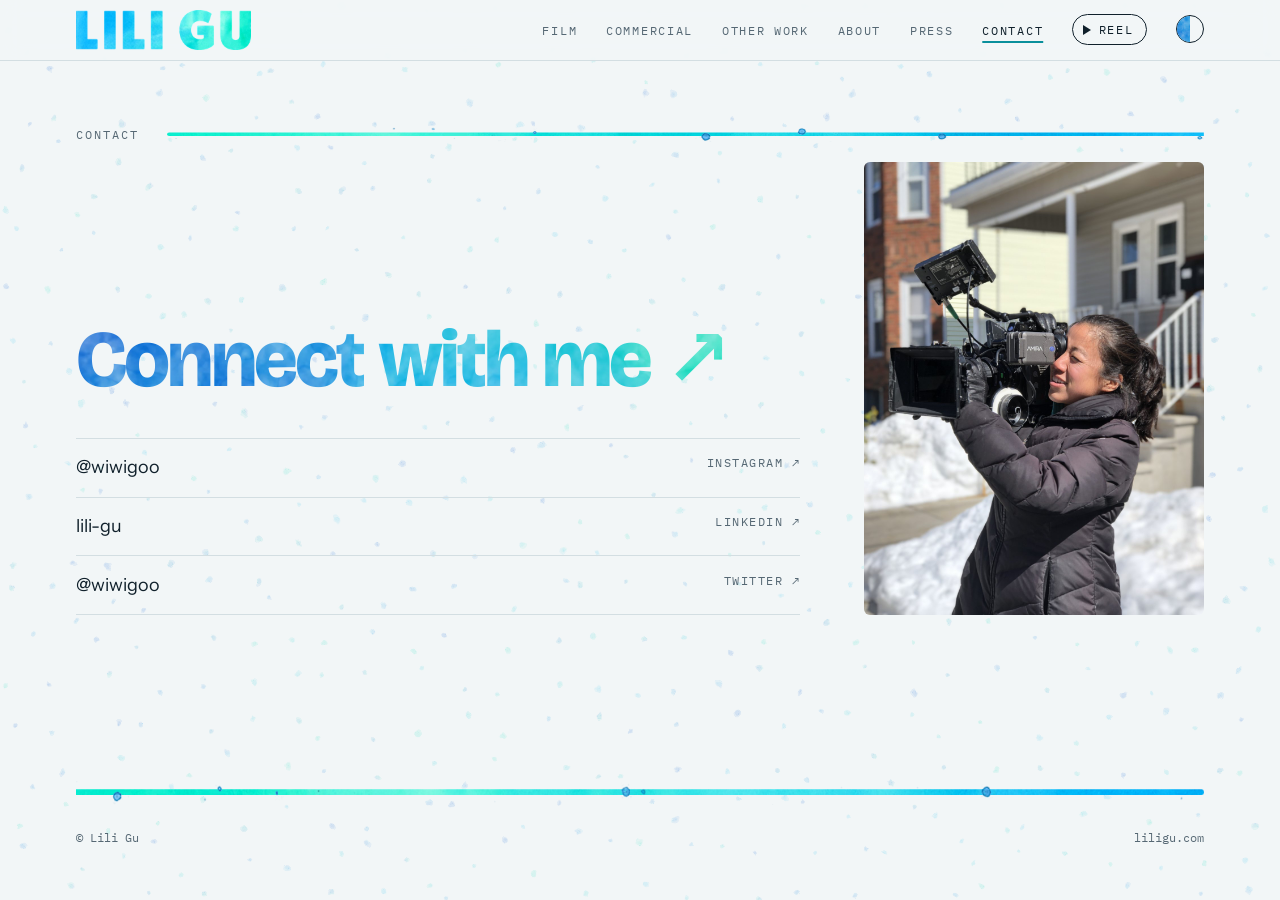
<file: contact.html>
<!doctype html>
<html lang="en">
<head>
<meta charset="utf-8">
<meta name="viewport" content="width=device-width, initial-scale=1, viewport-fit=cover">
<meta property="og:type" content="website">
<meta property="og:title" content="Contact · Lili Gu">
<meta property="og:url" content="https://www.liligu.com/contact">
<link rel="canonical" href="https://www.liligu.com/contact">
<meta property="og:description" content="Lili Gu is a West Coast-based filmmaker, poet, and aspiring mixed media artist.">
<meta property="og:image" content="https://www.liligu.com/img/og-lili-gu.png">
<meta property="og:image:width" content="1200">
<meta property="og:image:height" content="630">
<meta property="og:image:alt" content="LILI GU in watercolor letters">
<meta name="twitter:card" content="summary_large_image">
<meta name="twitter:image" content="https://www.liligu.com/img/og-lili-gu.png">
<style>:root{padding-top:env(safe-area-inset-top,0px);padding-bottom:env(safe-area-inset-bottom,0px)}body{margin:0}img{max-width:100%}[hidden]{display:none!important}</style>
<script data-theme-switch>
// light/dark switch: a visitor's pick is remembered and applied before the page paints; with no pick the site follows the device setting (Lili picked A, 2026-11-26)
(function(){var R=document.documentElement,K='lg-theme',M=matchMedia('(prefers-color-scheme: dark)');try{var v=localStorage.getItem(K);if(v==='light'||v==='dark')R.setAttribute('data-theme',v)}catch(e){}
function cur(){return R.getAttribute('data-theme')||(M.matches?'dark':'light')}
function lab(){var n=cur()==='dark'?'light':'dark';document.querySelectorAll('.th-drop').forEach(function(b){b.setAttribute('aria-label','Switch to '+n+' mode')})}
document.addEventListener('click',function(e){var b=e.target.closest&&e.target.closest('.th-drop');if(!b)return;var n=cur()==='dark'?'light':'dark';R.setAttribute('data-theme',n);try{localStorage.setItem(K,n)}catch(x){}lab()});
document.addEventListener('DOMContentLoaded',lab);M.addEventListener('change',lab)})();
</script>
<title>Contact · Lili Gu</title>
<meta name="description" content="Lili Gu is a West Coast-based filmmaker, poet, and aspiring mixed media artist.">
<link rel="preconnect" href="https://player.vimeo.com"><link rel="preconnect" href="https://i.vimeocdn.com"><link rel="preconnect" href="https://f.vimeocdn.com">
<link rel="preconnect" href="https://fonts.googleapis.com">
<link rel="preconnect" href="https://fonts.gstatic.com" crossorigin>
<link rel="stylesheet" href="https://fonts.googleapis.com/css2?family=Bricolage+Grotesque:opsz,wght@12..96,400;12..96,600;12..96,800&family=Instrument+Sans:ital,wght@0,400;0,500;0,600;1,400&family=IBM+Plex+Mono:wght@400;500&display=swap">
<style>
/* Layout: a single scrolling "program" — watercolor title card, now-showing works, a filmography set like end credits with real runtimes, then about / press / contact. */
:root{
  --paper:#f2f6f7; --ink:#10202b; --muted:#566874; --line:#d3dee2;
  --teal:#0a8f9c; --cyan:#27b6e8; --wash1:#3cc6f0; --wash2:#30e0c4; --wash3:#1d6fd6;
  --card:#ffffff; --sheet:url(img/splat-all-2.webp); --glint:rgba(255,255,255,.75); --dot:#a9bcc5; --hstroke:rgba(16,32,43,.24);
  --display:"Bricolage Grotesque", "Avenir Next", "Segoe UI", system-ui, sans-serif;
  --body:"Instrument Sans", "Helvetica Neue", Arial, system-ui, sans-serif;
  --mono:"IBM Plex Mono", ui-monospace, "SFMono-Regular", Menlo, monospace;
  --measure:64ch;
}
@media (prefers-color-scheme: dark){:root:not([data-theme="light"]){
  --paper:#0b151d; --ink:#e4eef1; --muted:#93a8b3; --line:#22343f;
  --teal:#3fd0d6; --cyan:#5cc8f2; --wash1:#3cc6f0; --wash2:#30e0c4; --wash3:#5b8ff0; --card:#111f29; --sheet:url(img/splat-all-bright-2.webp); --glint:rgba(220,255,255,.6); --dot:#2f4652; --hstroke:transparent; color-scheme:dark}}
:root[data-theme="dark"]{
  --paper:#0b151d; --ink:#e4eef1; --muted:#93a8b3; --line:#22343f;
  --teal:#3fd0d6; --cyan:#5cc8f2; --wash1:#3cc6f0; --wash2:#30e0c4; --wash3:#5b8ff0; --card:#111f29; --sheet:url(img/splat-all-bright-2.webp); --glint:rgba(220,255,255,.6); --dot:#2f4652; --hstroke:transparent; color-scheme:dark}

*{box-sizing:border-box}
html{scroll-behavior:smooth;scroll-padding-top:72px}
/* scroll reveal (only when JS runs and motion is allowed) */
.fx .rv{opacity:0;transform:translateY(12px);transition:opacity .35s ease-out,transform .45s cubic-bezier(.2,.7,.2,1);transition-delay:var(--d,0s)}
.fx .rv.in{opacity:1;transform:none}
.fx .dv{opacity:0;filter:blur(10px);transform:scaleY(.3);transition:opacity 1.2s ease,filter 1.5s cubic-bezier(.2,.7,.2,1),transform .9s cubic-bezier(.2,.7,.2,1)}
.fx .seen .dv{opacity:1;filter:blur(0);transform:none}
.fx h1.name{will-change:transform}
@media (prefers-reduced-motion: reduce){html{scroll-behavior:auto}*{animation:none!important;transition:none!important}}
body{background:var(--paper);color:var(--ink);font-family:var(--body);font-size:1.125rem;line-height:1.6;-webkit-font-smoothing:antialiased}
a{color:inherit;text-underline-offset:.2em;text-decoration-thickness:1px}
a:hover{color:var(--teal)}
:focus-visible{outline:2px solid var(--teal);outline-offset:3px;border-radius:2px}
.wrap{max-width:1160px;margin:0 auto;padding-left:max(16px, env(safe-area-inset-left, 0px));padding-right:max(16px, env(safe-area-inset-right, 0px))}
.skip{position:absolute;left:-999px;top:8px;background:var(--ink);color:var(--paper);padding:.5rem .8rem;z-index:50}
.skip:focus{left:16px}

/* header */
body::before{content:"";position:fixed;inset:0 0 auto;height:env(safe-area-inset-top, 0px);z-index:10;background:var(--paper)}
header.site{position:sticky;top:env(safe-area-inset-top, 0px);z-index:9;background:color-mix(in srgb, var(--paper) 88%, transparent);backdrop-filter:blur(10px);-webkit-backdrop-filter:blur(10px);border-bottom:1px solid var(--line)}
header.site .wrap{display:flex;align-items:center;justify-content:flex-end;gap:1rem;min-height:60px;flex-wrap:wrap}
.mark{font-family:var(--display);font-weight:800;letter-spacing:.32em;font-size:.86rem;text-decoration:none;white-space:nowrap}
nav ul{display:flex;gap:clamp(.8rem,2.4vw,1.8rem);list-style:none;margin:0;padding:0;flex-wrap:wrap}
nav a{font-family:var(--mono);font-size:.76rem;letter-spacing:.14em;text-transform:uppercase;text-decoration:none;color:var(--muted)}
@media (max-width:480px){nav ul{gap:.35rem .9rem}nav a{letter-spacing:.08em;font-size:.72rem}}
nav a:hover{color:var(--ink)}

/* hero */
.hero{padding-block:clamp(1.5rem,4vw,3rem) clamp(1.5rem,3vw,2.5rem);position:relative}
.hero > .wrap,.hero > .stage{position:relative;z-index:1}
/* home: Tim's paint specks float free across the first screen, away from LILI GU, and linger as you scroll */
.hero-specks{position:absolute;left:0;right:0;top:0;height:100svh;z-index:0;pointer-events:none;overflow:visible}
.hero-specks .hs{position:absolute;display:block;will-change:translate,opacity}
.hero-specks .hs .st{position:absolute;inset:0}
/* ink-speck backdrop behind every page: specks near the cursor grow, turn, and spring out of the way */
.dots-bg{position:fixed;inset:0;width:100vw;height:100vh;z-index:-1;pointer-events:none;display:block}
.hero-grid{display:grid;grid-template-columns:minmax(0,1fr);column-gap:clamp(2rem,5vw,4rem);row-gap:clamp(1.5rem,3vw,2.5rem);align-items:end}
.hero-grid > div:first-child{grid-column:1 / -1}
.eyebrow{font-family:var(--mono);font-size:.76rem;letter-spacing:.16em;text-transform:uppercase;color:var(--muted);margin:0 0 1.2rem}
h1.name{margin:0;line-height:0}
h1.name img{width:100%;height:auto;display:block}
h1.name .ttl{position:relative;display:block}
h1.name .ttl .sp{position:absolute;top:0;left:0;width:100%;height:auto}
h1.name .ttl .lt{position:relative;z-index:1;transition:transform .35s ease-out,filter .35s ease-out}
h1.name .ttl .stars{position:absolute;inset:0;z-index:2;pointer-events:none}
h1.name .ttl .sp,h1.name .ttl .stars{display:none}
h1.name .ttl > .st{position:absolute;display:block;pointer-events:none}
/* each splat is its own sprite cut from one sheet, and twinkles like a star on its own clock */
.st,.dt{position:absolute;display:block;background-repeat:no-repeat;transform-origin:50% 50%}
.st{background-image:var(--sheet);animation:tw var(--dur) ease-in-out var(--del) infinite}
@keyframes tw{0%,100%{opacity:var(--lo);transform:scale(.82) rotate(0deg);filter:brightness(1)}42%{opacity:1;transform:scale(1.12) rotate(var(--rot));filter:brightness(1.35) saturate(1.2) drop-shadow(0 0 5px var(--wash1))}58%{opacity:1;transform:scale(1) rotate(var(--rot));filter:brightness(1.1)}}
.t-dark{display:none!important}
@media (prefers-color-scheme: dark){:root:not([data-theme="light"]) .t-dark{display:block!important}:root:not([data-theme="light"]) .t-light{display:none!important}}
:root[data-theme="dark"] .t-dark{display:block!important}:root[data-theme="dark"] .t-light{display:none!important}
.reel-embed{margin:0;grid-column:1 / -1}
.reel-embed .frame{position:relative;aspect-ratio:16 / 9;border-radius:10px;overflow:hidden;background:#000;box-shadow:0 18px 50px -20px rgba(6,42,51,.45)}
.reel-embed iframe{position:absolute;inset:0;width:100%;height:100%;border:0}
.reel-embed .dim{position:absolute;inset:0;border:0;padding:0;cursor:pointer;background:rgba(7,16,22,.3);transition:background .25s,opacity .35s}
.reel-embed .dim:hover,.reel-embed .dim:focus-visible{background:rgba(7,16,22,.2)}
.reel-embed .dim:focus-visible{outline:3px solid var(--teal);outline-offset:-3px}
.reel-embed .dim.gone{opacity:0;pointer-events:none}
.reel-embed figcaption{display:flex;justify-content:space-between;flex-wrap:wrap;gap:.5rem 1.5rem;margin-top:.8rem;font-family:var(--mono);font-size:.76rem;letter-spacing:.12em;text-transform:uppercase;color:var(--muted)}
.reel-embed figcaption a{color:inherit}
/* home stage: LILI GU holds the first screen; the reel rises up from below as you scroll, playing silently */
.stage{width:min(calc(100% - 32px),1600px,calc((100svh - 210px) * 16 / 9));min-width:min(calc(100% - 32px),1128px);margin-inline:auto}
.screen{position:relative}
.rl-ctl{display:flex;flex-wrap:wrap;align-items:center;gap:.5rem 1.4rem}
.rl-ctl button{font:inherit;letter-spacing:inherit;text-transform:inherit;color:inherit;background:none;border:0;padding:0;cursor:pointer;display:inline-flex;align-items:center;gap:.45rem}
.rl-ctl button:hover{color:var(--ink)}
.rl-snd .pl{width:0;height:0;border-style:solid;border-width:5px 0 5px 8px;border-color:transparent transparent transparent currentColor}
.roll .reel-embed .dim{display:none}
.stage:not(.roll) .reel-embed{margin-top:clamp(1.5rem,3vw,2.5rem)}
.roll .reel-embed .frame iframe{pointer-events:none}
.roll.sound .reel-embed .frame iframe{pointer-events:auto}
.roll .screen h1.name{display:flex;align-items:center;min-height:max(0px,calc(100svh - 190px))}
/* breathing room: LILI GU alone on the first screen, then the reel, then the way into the rest of the site */
.roll .reel-embed{margin-top:clamp(3rem,9vh,7rem)!important}
.home .hero{padding-bottom:clamp(4rem,14vh,10rem)}
.roll .screen h1.name .ttl{width:100%}
.roll .reel-embed{margin-top:clamp(1rem,2vw,1.5rem);--p:0;transform:translate3d(0,calc((1 - var(--p)) * 110px),0) scale(calc(.8 + var(--p) * .2));transform-origin:50% 100%;opacity:calc(.25 + var(--p) * .75);will-change:transform,opacity}
.roll .reel-embed figcaption{opacity:calc((var(--p) - .7) * 3.4)}
/* overscan the silent loop a touch so no hairline of the player shows at the frame edge */
.roll:not(.sound) .reel-embed .frame iframe{transform:scale(1.025)}
/* spotlight: the rest of the page dims while the reel is fully in view and playing */
.spot{position:fixed;inset:0;background:rgb(3,9,13);opacity:calc(var(--spot,0) * .84);pointer-events:none;z-index:0}
.roll .reel-embed{position:relative;z-index:1}
.reel-embed figcaption{transition:color .4s}
.lit .reel-embed figcaption,.lit .reel-embed figcaption button:hover{color:rgba(235,246,250,.82)}
header.site{transition:opacity .3s}
html.spotlit header.site{opacity:calc(1 - var(--spot,0) * .8)}
.spot-all{position:fixed;inset:0;background:rgb(3,9,13);opacity:0;pointer-events:none;z-index:7;transition:opacity .35s}
.spot-on{position:relative;z-index:8}

/* scroll gradient: the page wash deepens as you scroll */
html.fx::before,html.fx::after{content:"";position:fixed;inset:0;z-index:-1;pointer-events:none;transition:opacity .25s linear}
html.fx::before{background:linear-gradient(180deg,rgba(60,198,240,0) 0%,rgba(60,198,240,.16) 45%,rgba(29,111,214,.30) 100%);opacity:var(--g1,0)}
html.fx::after{background:radial-gradient(120% 70% at 50% 110%,rgba(48,224,196,.42),rgba(48,224,196,0) 70%);opacity:var(--g2,0)}
@media (prefers-color-scheme: dark){:root:not([data-theme="light"]).fx::before{background:linear-gradient(180deg,rgba(29,111,214,0) 0%,rgba(29,111,214,.18) 45%,rgba(29,111,214,.38) 100%)}:root:not([data-theme="light"]).fx::after{background:radial-gradient(120% 70% at 50% 110%,rgba(48,224,196,.26),rgba(48,224,196,0) 70%)}}
:root[data-theme="dark"].fx::before{background:linear-gradient(180deg,rgba(29,111,214,0) 0%,rgba(29,111,214,.18) 45%,rgba(29,111,214,.38) 100%)}
:root[data-theme="dark"].fx::after{background:radial-gradient(120% 70% at 50% 110%,rgba(48,224,196,.26),rgba(48,224,196,0) 70%)}

/* multi-page */
.mark{margin-right:auto;display:block;line-height:0}.mark img{height:clamp(30px,4.2vw,40px);width:auto}.mark:hover img,.mark:focus-visible img{animation:markhue 3.2s ease-in-out infinite alternate}
@keyframes markhue{0%{filter:hue-rotate(0)}50%{filter:hue-rotate(-38deg) saturate(1.2)}100%{filter:hue-rotate(34deg) saturate(1.2)}}
@media (prefers-reduced-motion: reduce){.mark:hover img,.mark:focus-visible img{animation:none;opacity:.8}}
main.inner{min-height:calc(100vh - 220px)}
main.inner section.block:first-child{padding-top:clamp(2rem,5vw,3.5rem)}
nav a[aria-current="page"]{color:var(--ink);text-decoration:underline;text-decoration-color:var(--teal);text-decoration-thickness:2px;text-underline-offset:6px}
.tiles-wrap{padding-block:clamp(1rem,3vw,2rem) clamp(3rem,7vw,5.5rem)}
.tiles{display:grid;grid-template-columns:repeat(4,minmax(0,1fr));gap:1.25rem}
.tile{display:flex;flex-direction:column;gap:.8rem;text-decoration:none;color:inherit}
.tile .ph{display:block;aspect-ratio:4/5;border-radius:6px;overflow:hidden;background:var(--card)}
.tile img{width:100%;height:100%;object-fit:cover;display:block;transition:transform .6s cubic-bezier(.2,.7,.2,1),filter .4s}
.tile:hover img,.tile:focus-visible img{transform:scale(1.04)}
.tile .tl{font-family:var(--display);font-weight:600;font-size:1.15rem}
.tile .tl span{display:inline-block;transition:transform .25s}
.tile:hover .tl span{transform:translateX(4px)}
@media (max-width:900px){.tiles{grid-template-columns:repeat(2,minmax(0,1fr))}}

/* sections */
section.block{padding-block:clamp(1rem,2vw,1.5rem) clamp(3rem,7vw,5.5rem)}
section.block > :not(.wrap) + .wrap{padding-top:clamp(2.5rem,6vw,4.5rem)}
main.inner section.block:not(:has(> .bh)){padding-top:clamp(2.5rem,5vw,4rem)}
/* Tim's paint-splatter dividers: the bar runs out from the heading beside it; a glint slides along it and its specks drift */
.dv{position:relative;display:block;width:100%;min-width:0;height:clamp(10px,1.9vw,30px)}
.dv::before,.dv .bar{content:"";position:absolute;inset:0;background:var(--dots) center / 100% 100% no-repeat}
.dv::after{content:"";position:absolute;inset:0;background:var(--bar) center / 100% 100% no-repeat}
.dv.live::before,.dv.live::after{display:none}
.dv .bar{background-image:var(--bar)}
.dv .bar::after{content:"";position:absolute;inset:0;-webkit-mask:var(--bar) center / 100% 100% no-repeat;mask:var(--bar) center / 100% 100% no-repeat;background:linear-gradient(100deg,transparent 40%,var(--glint) 50%,transparent 60%) no-repeat;background-size:300% 100%;background-position:150% 0;animation:glint 9s ease-in-out var(--gd,1.8s) infinite}
.dv .dots{position:absolute;inset:0}
.dv{container-type:size}
/* round both ends of every bar (Tim's bar scans were cropped flat at the edges) */
.dv::after,.dv .bar{-webkit-mask:radial-gradient(circle 12.5cqh at 50% 47%,#000 92%,transparent) left center / 25cqh 100% no-repeat,radial-gradient(circle 12.5cqh at 50% 47%,#000 92%,transparent) right center / 25cqh 100% no-repeat,linear-gradient(#000,#000) center / calc(100% - 25cqh) 100% no-repeat;mask:radial-gradient(circle 12.5cqh at 50% 47%,#000 92%,transparent) left center / 25cqh 100% no-repeat,radial-gradient(circle 12.5cqh at 50% 47%,#000 92%,transparent) right center / 25cqh 100% no-repeat,linear-gradient(#000,#000) center / calc(100% - 25cqh) 100% no-repeat}

.dv{--a:1}.dvh.sm .dv{--a:.6}
.dt{background-image:var(--dots);animation:dd var(--dur) ease-in-out var(--del) infinite}
@keyframes glint{0%{background-position:150% 0}35%,100%{background-position:-50% 0}}
@keyframes dd{0%,100%{transform:translate(0,0) rotate(0) scale(1);opacity:1}25%{transform:translate(calc(var(--x1)*var(--a)),calc(var(--y1)*var(--a))) rotate(var(--r1)) scale(1.15);opacity:.8}50%{transform:translate(calc(var(--x2)*var(--a)),calc(var(--y2)*var(--a))) rotate(var(--r2)) scale(1.3);opacity:.6}75%{transform:translate(calc(var(--x3)*var(--a)),calc(var(--y3)*var(--a))) rotate(var(--r1)) scale(1.1);opacity:.85}}
.l-a{--bar:url(img/line-a-bar.webp);--dots:url(img/line-a-dots.webp)} .l-b{--bar:url(img/line-b-bar.webp);--dots:url(img/line-b-dots.webp)} .l-c{--bar:url(img/line-c-bar.webp);--dots:url(img/line-c-dots.webp)} .l-e{--bar:url(img/line-e-bar.webp);--dots:url(img/line-e-dots.webp)} .l-f{--bar:url(img/line-f-bar.webp);--dots:url(img/line-f-dots.webp)} .l-g{--bar:url(img/line-g-bar.webp);--dots:url(img/line-g-dots.webp)}
/* divider specks use the same colors as the background splotches: the bright sheet in dark mode */
@media (prefers-color-scheme: dark){:root:not([data-theme="light"]) .l-a{--dots:url(img/line-a-dots-bright.webp)} :root:not([data-theme="light"]) .l-b{--dots:url(img/line-b-dots-bright.webp)} :root:not([data-theme="light"]) .l-c{--dots:url(img/line-c-dots-bright.webp)} :root:not([data-theme="light"]) .l-e{--dots:url(img/line-e-dots-bright.webp)} :root:not([data-theme="light"]) .l-f{--dots:url(img/line-f-dots-bright.webp)} :root:not([data-theme="light"]) .l-g{--dots:url(img/line-g-dots-bright.webp)}}
:root[data-theme="dark"] .l-a{--dots:url(img/line-a-dots-bright.webp)} :root[data-theme="dark"] .l-b{--dots:url(img/line-b-dots-bright.webp)} :root[data-theme="dark"] .l-c{--dots:url(img/line-c-dots-bright.webp)} :root[data-theme="dark"] .l-e{--dots:url(img/line-e-dots-bright.webp)} :root[data-theme="dark"] .l-f{--dots:url(img/line-f-dots-bright.webp)} :root[data-theme="dark"] .l-g{--dots:url(img/line-g-dots-bright.webp)}
.dvh{display:grid;grid-template-columns:auto minmax(3rem,1fr);align-items:center;column-gap:clamp(1rem,2.5vw,1.8rem)}
.dvh > :first-child{margin:0}
.dvh .dv{height:clamp(12px,2.1vw,30px);margin-right:calc(4px - max(16px, env(safe-area-inset-right, 0px)));translate:0 .08em}
.dvh.sm{margin-bottom:1.1rem}
.dvh.sm .dv{height:clamp(9px,1.2vw,16px);translate:0 0}
.about-dv{margin-bottom:clamp(2rem,5vw,3.5rem)}
#about .sec-head{margin-bottom:clamp(1.8rem,4vw,2.8rem)}
footer .dv{margin-bottom:1.5rem}
.sec-head:not(.dvh){display:flex;justify-content:space-between;align-items:baseline;gap:1rem;flex-wrap:wrap;margin-bottom:2.2rem}
h2{font-family:var(--display);font-weight:800;font-size:clamp(2rem,5vw,3.4rem);letter-spacing:-.03em;line-height:1;margin:0;text-wrap:balance}
.sec-note{font-family:var(--mono);font-size:.78rem;letter-spacing:.06em;color:var(--muted);margin:0}

/* now: works in progress */
.now{display:grid;grid-template-columns:repeat(6,minmax(0,1fr));gap:1.25rem}
.work{grid-column:span 2;display:flex;flex-direction:column;gap:.85rem;min-width:0}
.work.wide{grid-column:span 3}
.swatch{aspect-ratio:4/3;max-width:100%;border-radius:4px;position:relative;overflow:hidden;background:var(--card);border:1px solid var(--line)}
.swatch::before{content:"";position:absolute;inset:-20%;filter:blur(18px);opacity:.9;background:var(--g)}
.swatch span{position:absolute;left:1rem;bottom:.8rem;right:1rem;font-family:var(--display);font-weight:800;font-size:clamp(1.4rem,3vw,2.1rem);line-height:.95;letter-spacing:-.02em;color:#fff;text-shadow:0 1px 18px rgba(0,30,40,.35)}
.swatch .tag{position:absolute;top:.8rem;left:1rem;font-family:var(--mono);font-size:.68rem;letter-spacing:.14em;text-transform:uppercase;color:#fff;background:rgba(6,30,40,.35);padding:.2rem .5rem;border-radius:2px;right:auto;bottom:auto;text-shadow:none}
.work h3{font-family:var(--display);font-weight:600;font-size:1.2rem;margin:0;line-height:1.2}
.meta{font-family:var(--mono);font-size:.76rem;letter-spacing:.04em;color:var(--muted);margin:0}
.work p{margin:0;font-size:1rem}
.work .links{display:flex;gap:1rem;flex-wrap:wrap;font-family:var(--mono);font-size:.76rem;letter-spacing:.04em}

.sub{font-family:var(--mono);font-size:.76rem;letter-spacing:.16em;text-transform:uppercase;color:var(--muted);font-weight:500;margin:0 0 1.1rem}
.now + .sub{margin-top:3.5rem}
.now{grid-template-columns:repeat(2,minmax(0,1fr))}
.also{font-family:var(--mono);font-size:.76rem;letter-spacing:.04em;color:var(--muted);margin:1.4rem 0 0}
.also a{color:inherit}
.also + .sub{margin-top:3.5rem}
.now .work{grid-column:auto}
.other{display:grid;grid-template-columns:repeat(3,minmax(0,1fr));gap:1.25rem}
.other .swatch,.other .photo{aspect-ratio:1/1}
.other .work{grid-column:auto}
.photo{aspect-ratio:16/9;max-width:100%;border-radius:4px;overflow:hidden;background:var(--line);position:relative}
.photo img{width:100%;height:100%;object-fit:cover;display:block}
.photo .tag{position:absolute;top:.8rem;left:1rem;font-family:var(--mono);font-size:.68rem;letter-spacing:.14em;text-transform:uppercase;color:#fff;background:rgba(6,30,40,.55);padding:.2rem .5rem;border-radius:2px}
.now .photo{aspect-ratio:4/3}
.feature{display:grid;grid-template-columns:minmax(0,1.6fr) minmax(0,1fr);gap:clamp(1.5rem,4vw,3rem);align-items:end;margin-bottom:3.5rem}
.feature .photo{aspect-ratio:16/9}
.feature h3{font-family:var(--display);font-weight:800;font-size:clamp(1.8rem,4vw,2.8rem);line-height:1;letter-spacing:-.025em;margin:.4rem 0 .8rem;text-wrap:balance}
.feature p{margin:0 0 .4rem}
.screening{margin:3rem 0 0;display:grid;grid-template-columns:1fr 1fr;gap:.75rem}
.screening img{width:100%;height:100%;object-fit:cover;display:block;border-radius:4px;aspect-ratio:3/2;max-width:100%}
.screening figcaption{grid-column:1 / -1;font-family:var(--mono);font-size:.76rem;color:var(--muted);letter-spacing:.04em}

/* filmography */
.filters{display:flex;gap:.5rem;flex-wrap:wrap;margin-bottom:1.4rem}
.chip{font-family:var(--mono);font-size:.74rem;letter-spacing:.08em;text-transform:uppercase;border:1px solid var(--line);background:transparent;color:var(--muted);padding:.45rem .8rem;border-radius:999px;cursor:pointer}
.chip[aria-pressed="true"]{background:var(--ink);color:var(--paper);border-color:var(--ink)}
.chip:hover{border-color:var(--ink);color:var(--ink)}
.chip[aria-pressed="true"]:hover{color:var(--paper)}
.film-list{list-style:none;margin:0;padding:0;border-top:1px solid var(--ink)}
.film{display:grid;grid-template-columns:4.5rem 8.5rem minmax(0,1fr) 9rem 6.5rem;gap:1rem;align-items:baseline;padding:1.05rem 0;border-bottom:1px solid var(--line)}
.film .yr,.film .form,.film .trt{font-family:var(--mono);font-size:.8rem;color:var(--muted);font-variant-numeric:tabular-nums}
.film .trt{text-align:right}
.film .th{width:100%;aspect-ratio:16/9;border-radius:3px;overflow:hidden;background:var(--line);align-self:start}
.film .th img{width:100%;height:100%;object-fit:cover;display:block}
.film .t{font-family:var(--display);font-weight:600;font-size:clamp(1.15rem,2.2vw,1.45rem);line-height:1.2;letter-spacing:-.01em}
.film .t a{text-decoration:none;border-bottom:1px solid var(--teal)}
.film .role{display:block;font-family:var(--body);font-style:italic;font-size:.95rem;color:var(--muted);margin-top:.15rem}
.film ul.laurels{list-style:none;margin:.55rem 0 0;padding:0;display:flex;flex-direction:column;gap:.2rem}
.film ul.laurels li{font-family:var(--body);font-size:.95rem;padding-left:1.1rem;position:relative}
.film ul.laurels li::before{content:"";position:absolute;left:0;top:.62em;width:.5rem;height:.5rem;border-radius:50%;background:linear-gradient(135deg,var(--wash1),var(--wash2))}
.film-total{display:flex;justify-content:space-between;gap:1rem;flex-wrap:wrap;font-family:var(--mono);font-size:.78rem;color:var(--muted);padding-top:1rem;font-variant-numeric:tabular-nums}

/* about */
.portrait{margin:0 0 2rem;border-radius:4px;overflow:hidden;aspect-ratio:4/5;max-width:100%;background:var(--line)}
.portrait img{width:100%;height:100%;object-fit:cover;display:block}
.about{display:grid;grid-template-columns:minmax(0,1.5fr) minmax(0,1fr);gap:clamp(2rem,5vw,4.5rem)}
.about .bio p{margin:0 0 1.2rem;max-width:var(--measure)}
.statement{margin-top:2.4rem;padding-top:2rem;border-top:1px solid var(--line)}
.stmt-h{font-family:var(--mono);font-size:.76rem;letter-spacing:.14em;text-transform:uppercase;color:var(--muted);font-weight:500;margin:0 0 1.2rem}
.pull{margin:0}
.pull p{margin:0;max-width:22ch;font-family:var(--display);font-weight:600;font-size:clamp(1.6rem,3.2vw,2.4rem);line-height:1.12;letter-spacing:-.02em;text-wrap:balance;background:linear-gradient(100deg,var(--wash3),var(--teal));-webkit-background-clip:text;background-clip:text;color:transparent}
.stmt{margin-top:1.6rem}
.stmt summary{cursor:pointer;list-style:none;display:inline-flex;gap:.5rem;align-items:center;font-family:var(--mono);font-size:.78rem;letter-spacing:.1em;text-transform:uppercase;border:1px solid var(--line);border-radius:999px;padding:.55rem 1.1rem;color:var(--ink)}
.stmt summary::-webkit-details-marker{display:none}
.stmt summary:hover{border-color:var(--ink)}
.stmt .close-l,.stmt[open] .open-l{display:none}.stmt[open] .close-l{display:inline}
.stmt .chev{transition:transform .25s}.stmt[open] .chev{transform:rotate(180deg)}
.stmt .cols{margin-top:1.6rem;max-width:var(--measure)}
.stmt .cols p{margin:0 0 1.1rem;font-size:1.02rem;line-height:1.6;break-inside:avoid-column}
.honors h3{font-family:var(--mono);font-size:.76rem;letter-spacing:.14em;text-transform:uppercase;color:var(--muted);font-weight:500;margin:0 0 .8rem}
.honors ul{list-style:none;margin:0 0 2rem;padding:0;border-top:1px solid var(--line)}
.honors li{padding:.7rem 0;border-bottom:1px solid var(--line);font-size:1rem;line-height:1.35}

/* press */
.press{list-style:none;margin:0;padding:0;display:grid;grid-template-columns:repeat(2,minmax(0,1fr));column-gap:2.5rem}
.press li{border-top:1px solid var(--line)}
.press a{display:grid;grid-template-columns:5.5rem minmax(0,1fr) auto;gap:1rem;align-items:baseline;padding:1.05rem 0;text-decoration:none}
.press .d{font-family:var(--mono);font-size:.78rem;color:var(--muted);font-variant-numeric:tabular-nums}
.press .o{font-family:var(--display);font-weight:600;font-size:1.1rem;line-height:1.25}
.press .k{display:block;font-family:var(--body);font-weight:400;font-style:italic;font-size:.95rem;color:var(--muted)}
.press .arr{font-family:var(--mono);color:var(--teal);transition:transform .2s}
.press a:hover .arr{transform:translate(3px,-3px)}

/* contact */
.contact{display:grid;grid-template-columns:minmax(0,1.2fr) minmax(0,1fr);gap:2.5rem;align-items:end}
.contact .big{font-family:var(--display);font-weight:800;font-size:clamp(2.4rem,7vw,5rem);line-height:.95;letter-spacing:-.035em;margin:0}
.contact .big a{text-decoration:none;background:url(img/wc-fill.webp) center/cover;-webkit-background-clip:text;background-clip:text;color:transparent}
.contact .big a:hover{opacity:.85}
/* one gentle key-press when the page loads: the words dip in and spring back (Lili picked A, 2026-11-26) */
.contact .big a{display:inline-block;transform-origin:50% 60%}
@keyframes ctpress{0%{transform:scale(1)}18%{transform:scale(.955) translateY(2px)}42%{transform:scale(1.02)}62%{transform:scale(.995)}100%{transform:none}}
@media (prefers-reduced-motion:no-preference){.contact .big a{animation:ctpress .7s cubic-bezier(.3,.7,.3,1) .5s both}}
.ct-wrap{display:grid;grid-template-columns:minmax(0,1.6fr) minmax(0,.75fr);gap:clamp(2rem,5vw,4rem);align-items:end}
.ct-wrap .contact{grid-template-columns:minmax(0,1fr)}
.ct-ph{margin:0;border-radius:6px;overflow:hidden;aspect-ratio:3/4;background:var(--card)}.ct-ph img{width:100%;height:100%;object-fit:cover;display:block}
@media (max-width:760px){.ct-wrap{grid-template-columns:minmax(0,1fr)}.ct-ph{max-width:420px}}
.socials{list-style:none;margin:0;padding:0;border-top:1px solid var(--line)}
.socials a{display:flex;justify-content:space-between;gap:1rem;padding:.9rem 0;border-bottom:1px solid var(--line);text-decoration:none}
.socials .s{font-family:var(--mono);font-size:.78rem;letter-spacing:.12em;text-transform:uppercase;color:var(--muted)}
footer{padding-block:2.5rem;font-family:var(--mono);font-size:.74rem;color:var(--muted)}
footer .frow{display:flex;justify-content:space-between;gap:1rem;flex-wrap:wrap}

@media (max-width:900px){
  .hero-grid,.about,.contact{grid-template-columns:minmax(0,1fr)}
  .now{grid-template-columns:repeat(2,minmax(0,1fr))}
  .work,.work.wide{grid-column:span 1}
  .press{grid-template-columns:minmax(0,1fr)}
  .other{grid-template-columns:repeat(2,minmax(0,1fr))}
}
@media (max-width:640px){
  nav{width:100%}
  header.site .wrap{padding-block:.6rem}
  .now,.other{grid-template-columns:minmax(0,1fr)}
  .film{grid-template-columns:5.5rem minmax(0,1fr);column-gap:.9rem;row-gap:.15rem}
  .film .th{grid-column:1;grid-row:1 / span 3}
  .film .yr{grid-column:2;grid-row:1}
  .film > div{grid-column:2;grid-row:2}
  .film .form{display:none}
  .film .trt{grid-column:2;grid-row:3;text-align:left}
  .feature{grid-template-columns:minmax(0,1fr)}
  .press a{grid-template-columns:4.6rem minmax(0,1fr) auto}
}
/* commercial & branded */
.logos{margin:0 0 3.5rem}
.marquee{display:flex;overflow:hidden;-webkit-mask-image:linear-gradient(90deg,transparent,#000 8%,#000 92%,transparent);mask-image:linear-gradient(90deg,transparent,#000 8%,#000 92%,transparent)}
.track{display:flex;align-items:center;gap:clamp(2.5rem,5vw,4.5rem);list-style:none;margin:0;padding:.6rem clamp(1.25rem,2.5vw,2.25rem);flex:none;animation:logos 45s linear infinite}
.marquee:hover .track{animation-play-state:paused}
.track li{flex:none;display:flex}
.lg{height:30px;width:auto;opacity:.72;display:block}
.lg.sq{height:48px}
.lg.wide{height:23px}
.lg.fu{height:15px}
/* Commercial keeps its divider lines clean: no paint specks */
body:has(#brand) .dv::before,body:has(#brand) .dv .dots{display:none}
@media (prefers-color-scheme: dark){:root:not([data-theme="light"]) .lg{filter:invert(1);opacity:.8}}
:root[data-theme="dark"] .lg{filter:invert(1);opacity:.8}
@keyframes logos{to{transform:translateX(-100%)}}
.cs{margin:0 0 3.5rem;padding:0 0 3.5rem;border-bottom:1px solid var(--line)}
.cs-eb{font-family:var(--mono);font-size:.8rem;letter-spacing:.14em;text-transform:uppercase;color:var(--teal);font-weight:600;margin:0 0 .8rem}
.cs-h{font-family:var(--display);font-weight:800;font-size:clamp(1.7rem,4vw,2.8rem);letter-spacing:-.025em;line-height:1.05;margin:0 0 1rem;max-width:22ch;text-wrap:balance}
.cs-lede{max-width:60ch;margin:0 0 2rem;color:var(--ink)}
.cs-hero{display:grid;gap:.9rem;margin:0 0 1.6rem}
.cs-hero .photo{border-radius:6px}
.cs-hero .vid .play{width:84px;height:84px;margin:-42px 0 0 -42px}.cs-hero .vid .play::after{left:34px;top:26px;border-width:16px 0 16px 25px}
.cs-cap h4{font-family:var(--display);font-weight:600;font-size:clamp(1.15rem,2.2vw,1.5rem);line-height:1.2;margin:.25rem 0 0}
.cs .photo iframe{position:absolute;inset:0;width:100%;height:100%;border:0}
.cs-facts{display:grid;grid-template-columns:repeat(4,minmax(0,1fr));gap:1rem 1.5rem;margin:0 0 2.6rem;padding:1.1rem 0;border-top:1px solid var(--ink);border-bottom:1px solid var(--line)}
.cs-facts dt{font-family:var(--mono);font-size:.7rem;letter-spacing:.14em;text-transform:uppercase;color:var(--muted);margin:0 0 .3rem}
.cs-facts dd{margin:0;font-size:1rem;line-height:1.4}
.cs-grid{display:grid;grid-template-columns:repeat(4,minmax(0,1fr));gap:1.8rem 1.25rem}
.cs-grid .work{grid-column:auto;gap:.55rem}
.cs-grid .work h3{font-size:1rem;line-height:1.25}
.cs-grid .meta{margin-top:.15rem}
.cs-more{margin-top:1.8rem}
@media (max-width:900px){.cs-grid{grid-template-columns:repeat(2,minmax(0,1fr))}.cs-facts{grid-template-columns:repeat(2,minmax(0,1fr))}}
@media (max-width:520px){.cs-grid{gap:1.4rem .9rem}.cs-grid .work h3{font-size:.92rem}.cs-hero .vid .play{width:64px;height:64px;margin:-32px 0 0 -32px}.cs-hero .vid .play::after{left:26px;top:20px;border-width:12px 0 12px 19px}}
.cs-strip{display:grid;grid-auto-flow:column;grid-auto-columns:calc((100% - 3.75rem)/4.4);gap:1.25rem;overflow-x:auto;overscroll-behavior-x:contain;scroll-snap-type:x mandatory;padding:0 0 1rem;scrollbar-width:thin;scrollbar-color:var(--teal) transparent}
.cs-strip .work{grid-column:auto;gap:.55rem;scroll-snap-align:start;min-width:0}
.cs-strip .work h3{font-size:1rem;line-height:1.25}
.cs-strip .meta{margin-top:.15rem}
.cs-strip:focus-visible{outline:2px solid var(--teal);outline-offset:4px}
@media (max-width:900px){.cs-strip{grid-auto-columns:calc((100% - 1.25rem)/2.3)}}
@media (max-width:520px){.cs-strip{grid-auto-columns:70%;gap:.9rem}.cs-strip .work h3{font-size:.92rem}}
.cs-pair{display:grid;grid-template-columns:repeat(2,minmax(0,1fr));gap:1.6rem 1.25rem}.cs-pair .cs-hero{margin:0}
@media (max-width:700px){.cs-pair{grid-template-columns:1fr}}
.cs-sw{position:relative}
.cs-strip.drag{cursor:grabbing;scroll-snap-type:none;user-select:none}.cs-strip.drag .vid{pointer-events:none}
.cs-nav{all:unset;position:absolute;top:calc(var(--cs-thumb,140px)/2);z-index:2;width:44px;height:44px;margin-top:-22px;border-radius:50%;background:rgba(7,16,22,.78);border:1px solid rgba(255,255,255,.25);color:#fff;font-size:1.3rem;line-height:44px;text-align:center;cursor:pointer;transition:opacity .2s,background .2s;box-shadow:0 4px 16px rgba(0,0,0,.35)}
.cs-nav:hover,.cs-nav:focus-visible{background:var(--teal)}.cs-nav:focus-visible{outline:2px solid #fff;outline-offset:2px}
.cs-prev{left:-14px}.cs-next{right:-14px}.cs-nav[disabled]{opacity:0;pointer-events:none}
@media (max-width:520px){.cs-nav{width:38px;height:38px;margin-top:-19px;line-height:38px}.cs-prev{left:-6px}.cs-next{right:-6px}}
@media (prefers-reduced-motion: reduce){.track{animation:none;flex-wrap:wrap;justify-content:center}.track[aria-hidden]{display:none}.marquee{-webkit-mask-image:none;mask-image:none}}
.bgrid{display:grid;grid-template-columns:repeat(2,minmax(0,1fr));gap:2rem 1.25rem}
.bgrid + .sub,.social + .sub,.feed + .sub,.feed + dialog + .sub{margin-top:3.5rem}
#brand .wrap > .dvh.sm{margin-top:3.5rem}#brand .logos + .dvh.sm,#brand .cs + .dvh.sm,#brand .feature + .dvh.sm{margin-top:0}
.collab h3{font-size:clamp(1.5rem,3vw,2.2rem)}
.photo.crop iframe{transform:scale(1.1)}
.bgrid .photo.edge iframe{inset:-3px;width:calc(100% + 6px);height:calc(100% + 6px)}
.social .tt{aspect-ratio:9/16;max-width:326px;background:#000}.social .tt iframe{width:100%;height:100%;border:0;display:block}
.social{display:grid;grid-template-columns:repeat(auto-fill,minmax(290px,1fr));gap:1.25rem;align-items:start;justify-items:center}
.social blockquote{margin:0!important;min-width:0!important;max-width:100%!important;width:100%!important}
.social > *{border-radius:6px;overflow:hidden}
.bgrid .work{grid-column:auto}
.bgrid .photo iframe{position:absolute;inset:0;width:100%;height:100%;border:0}
.photo > iframe{position:absolute;inset:0;width:100%;height:100%;border:0}
/* a web page that scrolls by itself inside its card */
.photo .webscroll{position:absolute;inset:0;overflow:hidden;container-type:size;background:#000}
.photo .webscroll img{height:auto;object-fit:initial;animation:webscroll 46s cubic-bezier(.45,0,.55,1) infinite alternate;will-change:transform}
@keyframes webscroll{0%,5%{transform:translateY(0)}95%,100%{transform:translateY(calc(-100% + 100cqh))}}
@media (prefers-reduced-motion: reduce){.photo .webscroll img{animation:none}}
.bgrid .photo .mv iframe{inset:auto;top:50%;left:50%;width:max(100%,177.78cqh);height:max(100%,56.25cqw)}
.bgrid .photo .mv.fit{background:#000}.bgrid .photo .mv.fit iframe{width:100cqh;height:100cqh}
.bgrid .photo .mv.lw-scan{inset:auto;left:50%;top:9%;height:54%;aspect-ratio:1;transform:translateX(-50%);background:transparent;-webkit-mask-image:radial-gradient(closest-side,#000 82%,transparent);mask-image:radial-gradient(closest-side,#000 82%,transparent)}
.work.text{justify-content:flex-start;padding:1.4rem;border:1px solid var(--line);border-radius:4px;background:var(--card)}
.bul{margin:0;padding-left:1.1rem;display:grid;gap:.4rem}
.bul li{font-size:.98rem}
.vid{all:unset;cursor:pointer;position:absolute;inset:0;display:block}
.vid img{width:100%;height:100%;object-fit:cover;display:block}
.vid .play{position:absolute;left:50%;top:50%;width:64px;height:64px;margin:-32px 0 0 -32px;border-radius:50%;background:rgba(7,16,22,.55);transition:background .2s,transform .2s}
.vid .play::after{content:"";position:absolute;left:26px;top:20px;border-style:solid;border-width:12px 0 12px 19px;border-color:transparent transparent transparent #fff}
.vid:hover .play,.vid:focus-visible .play{background:rgba(10,143,156,.85);transform:scale(1.06)}
.vid:focus-visible{outline:2px solid var(--teal);outline-offset:3px}
@media (max-width:700px){.bgrid{grid-template-columns:minmax(0,1fr)}}
.reel-btn{display:inline-flex;align-items:center;gap:.45rem;color:var(--ink)!important;border:1px solid currentColor;border-radius:999px;padding:.32rem .8rem .32rem .65rem;margin-top:-.32rem}
.reel-btn .pl{width:0;height:0;border-style:solid;border-width:5px 0 5px 8px;border-color:transparent transparent transparent currentColor}
.reel-btn:hover{background:var(--ink);color:var(--paper)!important}
/* light/dark switch: a round watercolor drop, half painted in light mode, flooded with paint in dark mode */
.th-drop{all:unset;box-sizing:border-box;display:block;width:28px;height:28px;border-radius:50%;border:1px solid var(--ink);position:relative;overflow:hidden;cursor:pointer}
.th-drop::before{content:"";position:absolute;inset:-2px;background:url(img/wc-fill.webp) 30% 50%/300% 100%;clip-path:inset(0 50% 0 0);transition:clip-path .5s cubic-bezier(.3,.7,.2,1)}
@media (prefers-color-scheme: dark){:root:not([data-theme="light"]) .th-drop::before{clip-path:inset(0)}}
:root[data-theme="dark"] .th-drop::before{clip-path:inset(0)}
.th-drop:hover::before{filter:saturate(1.3)}
.th-drop:focus-visible{outline:2px solid var(--teal,#0a8f9c);outline-offset:3px}
@media (prefers-reduced-motion:reduce){.th-drop::before{transition:none}}
.reel-pop{border:0;padding:0;background:transparent;max-width:none;max-height:none;width:min(92vw,1400px,calc((100vh - 110px) * 16 / 9))}
.reel-pop::backdrop{background:transparent}
.rp-scrim{position:fixed;inset:0;background:rgba(3,9,13,.9)}
.fx-l{position:fixed;inset:0;pointer-events:none;z-index:60;overflow:hidden}
.corner{position:absolute;left:0;top:0;width:30px;height:30px;border:0 solid #e9f6fa;will-change:transform,opacity}
.rec{position:absolute;left:0;top:0;font-family:var(--mono);font-size:.72rem;letter-spacing:.16em;color:#e9f6fa;display:flex;align-items:center;gap:.4rem}
.rec::before{content:"";width:9px;height:9px;border-radius:50%;background:#ff4d4d}
.speck{position:absolute;left:0;top:0;background:no-repeat center/100% 100%;will-change:transform,opacity}
.lifted img,.lifted iframe,.lifted .play,.lifted .pl{opacity:0}
.rp-in{position:relative;padding-top:2.8rem}
.rp-frame{aspect-ratio:16/9;background:#000}
.rp-frame iframe{width:100%;height:100%;border:0;display:block}
.rp-x{position:absolute;right:0;top:0;background:none;border:0;color:#fff;font-size:2rem;line-height:1;cursor:pointer;padding:.2rem .4rem}
/* ---- moving openers, checkerboard, filmography index ---- */
.sr{position:absolute!important;width:1px;height:1px;overflow:hidden;clip:rect(0 0 0 0);white-space:nowrap}
.bh{position:relative;height:clamp(360px,74vh,720px);overflow:hidden;background:#0b151d;color:#f2f6f7;margin:0}
main.inner section.block:has(> .bh){padding-top:0}
.mv{position:absolute;inset:0;overflow:hidden;container-type:size;background:#0b151d}
.mv img{position:absolute;inset:0;width:100%;height:100%;max-width:none;object-fit:cover;animation:drift 24s ease-in-out infinite alternate}
.mv iframe{position:absolute;top:50%;left:50%;width:max(100%,177.78cqh);height:max(100%,56.25cqw);transform:translate(-50%,-50%);border:0;pointer-events:none;opacity:0;transition:opacity 1.4s ease}
.mv.on iframe{opacity:1}
@keyframes drift{from{transform:scale(1.02)}to{transform:scale(1.13) translate3d(-1.6%,-1.2%,0)}}
.mv.wash{background:#0d3d52}
.mv.wash::before,.mv.wash::after{content:"";position:absolute;inset:-25%;filter:blur(40px);animation:wash 26s ease-in-out infinite alternate}
.mv.wash::before{background:radial-gradient(circle at 30% 40%,#f3c64a 0 9%,transparent 30%),radial-gradient(circle at 75% 65%,#0a8f9c 0 18%,transparent 45%),linear-gradient(150deg,#3cc6f0,#1d6fd6)}
.mv.wash::after{background:radial-gradient(circle at 60% 30%,#30e0c4 0 12%,transparent 38%),radial-gradient(circle at 20% 80%,#e86a5c 0 8%,transparent 30%);mix-blend-mode:screen;opacity:.75;animation-duration:19s;animation-direction:alternate-reverse}
@keyframes wash{from{transform:translate3d(-4%,-3%,0) rotate(0deg) scale(1)}to{transform:translate3d(5%,4%,0) rotate(14deg) scale(1.12)}}
.bh .mv{filter:grayscale(.3) brightness(.7)}
.bh .mv.wash{filter:none}

/* 2026-11-26 picks (Lili): painted page titles, watercolor sweep in the big words, awards blur into focus, even logo spacing, IG-style video hover, Egg of the Day wall */
.bh-w.sweep,.sec-head h2.sweep{color:transparent;-webkit-background-clip:text;background-clip:text;background-repeat:no-repeat;background-image:url(img/wc-edge.webp),url(img/wc-fill.webp);background-size:300% 100%,100% 100%;background-position:100% 0,0 0}
.sec-head h2.sweep.filled{-webkit-text-stroke:0}
#brand .bh-w.sweep{background-image:linear-gradient(100deg,#1d6fd6 0%,#27b6e8 16%,#30e0c4 30%,#f2f6f7 40%,#f2f6f7 100%);background-size:300% 100%}
.sec-head h2.sweep{padding-bottom:.08em;transition:background-position 2.2s cubic-bezier(.35,.55,.2,1) .05s,-webkit-mask-position 2.2s cubic-bezier(.35,.55,.2,1) .05s,mask-position 2.2s cubic-bezier(.35,.55,.2,1) .05s}
/* light mode: no outline and nothing under the fill, so About Lili and Press & readings paint in as the watercolor edge crosses them (Lili picked A, 2026-11-26) */
.sec-head h2.sweep{background-image:url(img/wc-fill.webp);background-size:100% 100%;-webkit-mask:url(img/wc-mask.webp) no-repeat 100% 0 / 300% 100%;mask:url(img/wc-mask.webp) no-repeat 100% 0 / 300% 100%}
/* the title shows right away in ink (light ink in dark mode), then the watercolor sweeps over it and the ink fades out underneath (Lili picked A, 2026-11-26) */
.sec-head .tw{display:inline-grid}
/* small mono aside in the upper right of a plain section head, like the .bh-l2 labels on the photo headers */
.sec-head.has-note{position:relative;padding-right:min(12rem,30vw)}
.sec-note{position:absolute;top:0;right:0;margin:0;font-family:var(--mono);font-size:.72rem;letter-spacing:.12em;text-transform:uppercase;line-height:1.65;text-align:right;color:var(--muted)}
@media (max-width:760px){.sec-note{font-size:.64rem}}
.sec-head .tw > *{grid-area:1/1}
.sec-head .ink-u{color:var(--ink);pointer-events:none;user-select:none;transition:opacity .5s}
.sec-head .tw.done .ink-u{opacity:0}
.ix ul.laurels.blur li{opacity:0;filter:blur(6px);transition:opacity .6s ease,filter .8s ease;transition-delay:calc(var(--i,0)*50ms)}
.ix ul.laurels.blur.in li{opacity:1;filter:none}
.ix ul.laurels.blur.out li{opacity:0;filter:blur(6px);transition-duration:.22s;transition-delay:0s}
#brand .logos{margin-bottom:4.9rem}#brand .logos > .dvh.sm{margin-bottom:4.8rem}
@media (hover:hover){
  #brand .cs-strip{padding-top:.8rem;margin-top:-.8rem}
  #brand .cs-strip .photo,#brand :is(.bgrid .work,.cs-hero,.cs-grid .work) .photo{transition:transform .5s cubic-bezier(.2,.75,.2,1),box-shadow .5s}
  #brand .photo img{transition:transform 1.2s cubic-bezier(.2,.75,.2,1)}
  #brand .cs-strip .work:hover .photo{transform:translateY(-.5rem) rotate(-1deg);box-shadow:0 22px 40px -18px rgba(5,20,30,.6)}
  #brand .cs-strip .work:nth-child(even):hover .photo{transform:translateY(-.5rem) rotate(1deg)}
  #brand .cs-strip .work:hover .photo img{transform:scale(1.06)}
  #brand :is(.bgrid .work,.cs-grid .work) .photo:hover,#brand .cs-hero .photo:hover{transform:translateY(-6px);box-shadow:0 30px 60px -28px rgba(5,20,30,.6)}
  #brand :is(.bgrid .work,.cs-grid .work,.cs-hero) .photo:hover img{transform:scale(1.03)}
}
.mv.eggs{background:#0b151d}
.mv.eggs .ew{position:absolute;inset:-60% -25% auto;display:grid;grid-template-columns:repeat(6,1fr);transform:rotate(-8deg);animation:eggs 60s linear infinite}
.mv.eggs .ew i{aspect-ratio:1;padding:3px;background-origin:content-box;background-clip:content-box;background-size:cover;background-position:center}
.mv.eggs::after{content:"";position:absolute;inset:0;background:rgba(5,12,17,.22)}
.bh .mv.eggs{filter:none}
@keyframes eggs{from{transform:rotate(-8deg) translateY(0)}to{transform:rotate(-8deg) translateY(-33.3333%)}}
@media (prefers-reduced-motion: reduce){.mv.eggs .ew{animation:none}}
.bh .mv iframe{transform:translate(-50%,-50%) scale(1.03)}
.mv.hv video{position:absolute;inset:0;width:100%;height:100%;object-fit:cover;display:block}
/* small clips pop out bigger on click */
.mv.pop{cursor:pointer}
.mv.pop::after{content:"";position:absolute;z-index:2;left:50%;top:50%;width:64px;height:64px;margin:-32px 0 0 -32px;border-radius:50%;background:rgba(6,20,28,.55) url("data:image/svg+xml,%3Csvg xmlns='http://www.w3.org/2000/svg' viewBox='0 0 24 24'%3E%3Cpath d='M9 6.5v11l9-5.5z' fill='%23fff'/%3E%3C/svg%3E") center/30px no-repeat;backdrop-filter:blur(4px);opacity:0;transform:scale(.85);transition:opacity .25s,transform .25s}
.mv.pop:hover::after,.mv.pop:focus-visible::after{opacity:1;transform:none}
.bh::after{content:"";position:absolute;inset:0;background:linear-gradient(to top,rgba(5,12,17,.5),transparent 50%);pointer-events:none}
.bh-w{position:absolute;z-index:1;left:max(6px,.6vw);right:0;bottom:-.19em;margin:0;font-family:var(--display);font-weight:800;font-size:var(--fs,30vw);line-height:.8;letter-spacing:-.045em;white-space:nowrap;color:#f2f6f7;text-wrap:nowrap}
.bh-l{position:absolute;z-index:1;top:clamp(1.2rem,4vw,2.4rem);margin:0;font-family:var(--mono);font-size:.72rem;letter-spacing:.12em;text-transform:uppercase;line-height:1.65;color:#e9f3f5}
.bh-l1{left:max(16px,4vw)} .bh-l2{right:max(16px,4vw);text-align:right}
.cbs{border-top:1px solid var(--line);margin-top:clamp(2.5rem,6vw,4.5rem)}
.bh + .cbs{margin-top:0;border-top:0}
.cb{display:grid;grid-template-columns:1fr 1fr;min-height:min(72vh,620px);border-bottom:1px solid var(--line)}
.cb-m{position:relative;overflow:hidden;min-height:320px}
.fx .cb-m .mv{filter:grayscale(1) brightness(.92);transition:filter 1.6s ease}
.fx .cb.in .cb-m .mv,.fx .cb:hover .cb-m .mv{filter:none}
.cb-c{display:flex;flex-direction:column;justify-content:flex-end;align-items:flex-start;padding:1.6rem max(16px,2.4vw);gap:.1rem}
.cb.r .cb-m{order:2} .cb.l .cb-c{align-items:flex-end;text-align:right}
.cb h3{font-family:var(--display);font-weight:600;font-size:clamp(1.4rem,2.6vw,2.1rem);line-height:1.1;letter-spacing:-.015em;margin:.4rem 0 .3rem}
.cb .meta{font-family:var(--mono);font-size:.78rem;letter-spacing:.04em;color:var(--muted);margin:0}
.cb .n{margin:.5rem 0 0;font-size:1rem;color:var(--muted);max-width:38ch}
.cb .go + .go{margin-top:.45rem}
.cb .go{margin-top:.8rem;font-family:var(--mono);font-size:.76rem;letter-spacing:.08em;text-transform:uppercase;text-decoration:none;border-bottom:1px solid var(--teal);padding-bottom:.1rem}
.pill{font-family:var(--mono);font-size:.66rem;letter-spacing:.14em;text-transform:uppercase;border:1px solid var(--line);color:var(--muted);padding:.2rem .55rem;border-radius:999px}
@media (max-width:760px){.cb{grid-template-columns:1fr;min-height:0}.cb-m{aspect-ratio:4/3;min-height:0}.cb.r .cb-m{order:0}.cb.l .cb-c{align-items:flex-start;text-align:left}.bh{height:min(68vh,560px)}.bh-l{font-size:.64rem}}
/* filmography index: big titles, preview panel glides beside the hovered title */
.ix{position:relative;padding-right:calc(32% + 2.5rem);border-top:1px solid var(--ink)}
.ixl{list-style:none;margin:0;padding:0}
.ixr{display:grid;grid-template-columns:3.4rem minmax(0,1fr) auto;column-gap:1rem;align-items:center;padding:.55rem 0;border-bottom:1px solid var(--line)}
.ixr .tl{display:contents}
.ixr .yr{font-family:var(--mono);font-size:.78rem;color:var(--muted);font-variant-numeric:tabular-nums}
.ixr .t{font-family:var(--display);font-weight:600;font-size:clamp(1.3rem,2.7vw,2.25rem);line-height:1.12;letter-spacing:-.025em;color:color-mix(in srgb,var(--ink) 34%,var(--paper));transition:color .35s ease;min-width:0}
.ixr .t a{text-decoration:none;color:inherit}
.ixr.on .t{color:var(--ink)}
.ixr .tags{display:flex;gap:.9rem;flex-wrap:nowrap;justify-content:flex-end;opacity:0;transform:translateX(-6px);transition:opacity .3s ease,transform .3s ease}
.ixr.on .tags{opacity:1;transform:none}
.ixr .tags span{font-family:var(--mono);font-size:.66rem;letter-spacing:.12em;text-transform:uppercase;color:var(--muted);white-space:nowrap}
.ixr .tags .vm{color:var(--teal)}
.ixr .tags .hold{color:#c0573f}
.ixr .tags .og,.ix .note.og{color:var(--teal)}
.ix .note{display:block;font-family:var(--mono);font-size:.72rem;letter-spacing:.08em;text-transform:uppercase;color:#c0573f;margin-bottom:.2rem}
.ixr .det{position:absolute;width:1px;height:1px;overflow:hidden;clip:rect(0 0 0 0)}
.ix-pv{position:absolute;top:0;right:0;width:32%;transition:transform .7s cubic-bezier(.2,.75,.2,1);will-change:transform}
.pv-m{position:relative;aspect-ratio:16/9;border-radius:4px;overflow:hidden;background:#0b151d}
.pv-m .mv img{animation-duration:14s}
.pv-m .mv iframe{opacity:0}
.pv-m .mv iframe.show{opacity:1}
.pv-m .none{position:absolute;inset:0;display:grid;place-items:center;font-family:var(--mono);font-size:.7rem;letter-spacing:.14em;text-transform:uppercase;color:#93a8b3}
.pv-c{padding-top:.8rem}
/* Film preview: make "click to watch" obvious (pill in the corner; titles open the video too) */
.pv-go{position:absolute;z-index:3;white-space:nowrap;left:.6rem;bottom:.6rem;display:inline-flex;align-items:center;gap:.45rem;padding:.38rem .7rem .38rem .45rem;border-radius:999px;background:rgba(6,20,28,.62);backdrop-filter:blur(4px);color:#fff;font-family:var(--mono);font-size:.62rem;letter-spacing:.12em;text-transform:uppercase;pointer-events:none;opacity:0;transition:opacity .25s,transform .25s}
.pv-go i{width:18px;height:18px;border-radius:50%;background:#fff url("data:image/svg+xml,%3Csvg xmlns='http://www.w3.org/2000/svg' viewBox='0 0 24 24'%3E%3Cpath d='M9 6.5v11l9-5.5z' fill='%2306141c'/%3E%3C/svg%3E") center/12px no-repeat}
.pv-m:has(.mv.pop) .pv-go{opacity:1}
.pv-m:has(.mv.pop){cursor:pointer}
.pv-m{transition:transform .35s cubic-bezier(.2,.7,.2,1),box-shadow .35s}
.pv-m:has(.mv.pop):hover{transform:scale(1.03);box-shadow:0 10px 30px rgba(0,0,0,.25)}
.pv-m:has(.mv.pop):hover .pv-go{background:var(--teal);color:#06141c}
.ixr .tags .wt{display:inline;cursor:pointer;color:var(--teal)}
.ixr:has(.wt) .t a{cursor:pointer}
.mv.pop::after{display:none}

.pv-c .role,.ixr .role{display:block;font-family:var(--body);font-style:italic;font-size:.95rem;color:var(--muted)}
.ix .spec{display:block;font-family:var(--mono);font-size:.7rem;letter-spacing:.04em;color:var(--muted);margin-top:.15rem}
.ix .eps{display:flex;align-items:center;gap:.4rem;flex-wrap:wrap;margin-top:.5rem;font-family:var(--mono);font-size:.66rem;letter-spacing:.12em;text-transform:uppercase;color:var(--muted)}
.ix .eps button{font:inherit;letter-spacing:.08em;color:var(--teal);background:none;border:1px solid currentColor;border-radius:999px;padding:.25rem .65rem;cursor:pointer}
.ix .eps button:hover,.ix .eps button:focus-visible{background:var(--teal);color:#06141c}
.ix .desc{display:block;font-family:var(--body);font-size:.9rem;line-height:1.45;margin-top:.45rem}
.ix ul.laurels{list-style:none;margin:.5rem 0 0;padding:0;display:flex;flex-direction:column;gap:.15rem}
.ix ul.laurels li{font-family:var(--body);font-size:.9rem;line-height:1.4;padding-left:1.1rem;position:relative}
.ix ul.laurels li::before{content:"";position:absolute;left:0;top:.45em;width:.5rem;height:.5rem;border-radius:50%;background:linear-gradient(135deg,var(--wash1),var(--wash2))}
@media (max-width:760px),(hover:none){.ix{padding-right:0}.ix-pv{display:none}.ixr{grid-template-columns:3rem minmax(0,1fr);row-gap:.35rem;padding:.8rem 0}.ixr .tags{grid-column:2;justify-content:flex-start;flex-wrap:wrap}.ixr .t{color:var(--ink)}.ixr .tags{opacity:1;transform:none}.ixr .det{position:static;width:auto;height:auto;clip:auto;grid-column:2}.ix .note{display:none}}

/* social feed: phone-shaped cards, staggered; tap opens the real post */
.feed{display:grid;grid-template-columns:repeat(4,minmax(0,1fr));gap:clamp(.8rem,2vw,1.6rem);padding-bottom:5rem}
.ph{position:relative;display:block;aspect-ratio:9/16;border:0;padding:0;margin:0;border-radius:22px;overflow:hidden;background:#0b151d;color:#fff;cursor:pointer;text-align:left;font:inherit;box-shadow:0 1px 0 rgba(255,255,255,.08) inset,0 18px 40px -18px rgba(5,20,30,.55);transition:transform .5s cubic-bezier(.2,.75,.2,1),box-shadow .5s;outline-offset:4px}
.ph:nth-child(even){transform:translateY(2.5rem)}
.ph:hover{transform:translateY(-.5rem) rotate(-1deg);box-shadow:0 30px 60px -20px rgba(5,20,30,.6)}
.ph:nth-child(even):hover{transform:translateY(2rem) rotate(1deg)}
.ph-m{position:absolute;inset:0}
.ph-m img{width:100%;height:100%;object-fit:cover;display:block;transition:transform 1.2s cubic-bezier(.2,.75,.2,1)}
.ph:hover .ph-m img{transform:scale(1.06)}
.ph::after{content:"";position:absolute;inset:0;background:linear-gradient(to top,rgba(4,12,18,.88) 0,rgba(4,12,18,.35) 38%,transparent 60%),linear-gradient(to bottom,rgba(4,12,18,.45),transparent 22%);pointer-events:none}
.ph-top{position:absolute;z-index:1;top:.8rem;left:.9rem;right:.9rem;display:flex;justify-content:space-between;font-family:var(--mono);font-size:.62rem;letter-spacing:.14em;text-transform:uppercase}
.ph-top .pf{background:rgba(255,255,255,.16);backdrop-filter:blur(6px);-webkit-backdrop-filter:blur(6px);padding:.2rem .5rem;border-radius:999px}
.ph-b{position:absolute;z-index:1;left:.95rem;right:.95rem;bottom:.95rem;display:flex;flex-direction:column;gap:.25rem;text-shadow:0 1px 8px rgba(0,0,0,.55)}
.ph-b .h{font-family:var(--mono);font-size:.68rem;letter-spacing:.04em;opacity:.85;overflow:hidden;text-overflow:ellipsis;white-space:nowrap}
.ph-b .cap{font-family:var(--display);font-weight:600;font-size:clamp(.95rem,1.35vw,1.15rem);line-height:1.15;letter-spacing:-.01em}
.ph-b .lk{font-family:var(--mono);font-size:.68rem;opacity:.85}
.ph-play{position:absolute;z-index:1;left:50%;top:46%;width:3.4rem;height:3.4rem;margin:-1.7rem 0 0 -1.7rem;border-radius:50%;background:rgba(255,255,255,.2);backdrop-filter:blur(8px);-webkit-backdrop-filter:blur(8px);opacity:0;transform:scale(.8);transition:opacity .35s,transform .35s}
.ph-play::before{content:"";position:absolute;left:54%;top:50%;transform:translate(-50%,-50%);border-style:solid;border-width:.6rem 0 .6rem 1rem;border-color:transparent transparent transparent #fff}
.ph:hover .ph-play,.ph:focus-visible .ph-play{opacity:1;transform:none}
.sp-pop{width:fit-content;margin:auto}
.sp-pop .rp-frame{aspect-ratio:auto;width:min(420px,88vw);height:min(82vh,760px);background:#fff;border-radius:10px;overflow:hidden}
@media (max-width:760px){.feed{display:flex;overflow-x:auto;scroll-snap-type:x mandatory;gap:.9rem;margin:0 calc(-1 * max(16px, env(safe-area-inset-left, 0px)));padding:0 max(16px, env(safe-area-inset-left, 0px)) 1.2rem;scrollbar-width:none}.feed::-webkit-scrollbar{display:none}.ph{flex:0 0 64vw;scroll-snap-align:center}.ph:nth-child(even){transform:none}.ph-play{opacity:1;transform:none}}
@media (hover:none){.ph-play{opacity:1;transform:none}}

.mv.slides img{opacity:0;animation:slide 25s ease-in-out infinite}
.mv.slides img:nth-child(2){animation-delay:5s}.mv.slides img:nth-child(3){animation-delay:10s}.mv.slides img:nth-child(4){animation-delay:15s}.mv.slides img:nth-child(5){animation-delay:20s}
@keyframes slide{0%{opacity:0;transform:scale(1.02)}4%{opacity:1}20%{opacity:1}24%{opacity:0;transform:scale(1.1)}100%{opacity:0}}
@media (prefers-reduced-motion: reduce){.mv.slides img:first-child{opacity:1}}
/* Egg of the Day: the Instagram grid drifts upward in an endless loop */
.mv.gridscroll .gs-track{position:absolute;left:0;right:0;top:0;animation:gridscroll 90s linear infinite;will-change:transform}
.mv.gridscroll img{position:static;width:100%;height:auto;display:block;object-fit:initial;opacity:1;animation:none}
@keyframes gridscroll{to{transform:translateY(-50%)}}
.cb-m:hover .gs-track{animation-play-state:paused}
@media (prefers-reduced-motion: reduce){.mv.gridscroll .gs-track{animation:none}}

.ph-credit{position:absolute;right:max(12px,1.2vw);bottom:10px;z-index:2;margin:0;font-family:var(--mono);font-size:.62rem;letter-spacing:.04em;color:#5a5f63}.ph-credit a{color:inherit;text-decoration:none}.ph-credit a:hover{color:#8a9096}
/* Other work: series cards and the photo pop-out */
.mv[data-pop],.gc{cursor:zoom-in}
.pc{list-style:none;margin:.7rem 0 0;padding:0;display:flex;flex-wrap:wrap;gap:.35rem .5rem;justify-content:inherit}
.cb.l .pc{justify-content:flex-end}
.pc button{font-family:var(--mono);font-size:.72rem;letter-spacing:.04em;color:var(--ink);background:none;border:1px solid var(--line);border-radius:999px;padding:.25rem .65rem;cursor:zoom-in}.pc button:hover{border-color:var(--teal);color:var(--teal)}
.mv.xf img,.mv.feat img{opacity:0;transition:opacity 1.4s ease}.mv.xf img.on,.mv.feat img.on{opacity:1}
.mv.gcard{display:grid;gap:3px;background:var(--paper)}
.mv.gcard.n4{grid-template-columns:1fr 1fr;grid-template-rows:1fr 1fr}
.mv.gcard.n3{grid-template-columns:1.25fr 1fr;grid-template-rows:1fr 1fr}.mv.gcard.n3 .gc:first-child{grid-row:span 2}
.gc{position:relative;padding:0;border:0;overflow:hidden;background:#0b151d}
.gc img{position:absolute;inset:0;width:100%;height:100%;object-fit:cover;animation:none;transition:transform 1.2s ease,filter 1.2s ease}
.gc:hover img{transform:scale(1.04)}
.fx .cb-m .mv.gcard{filter:none}.fx .gc img{filter:grayscale(1) brightness(.92)}.fx .gcard.in .gc img,.fx .gc:hover img{filter:none}
.fs{display:flex;flex-wrap:wrap;gap:.45rem;margin-top:.9rem}.cb.l .fs{justify-content:flex-end}
.fs button{width:62px;aspect-ratio:4/5;padding:0;border:0;border-radius:2px;overflow:hidden;cursor:pointer;opacity:.55;transition:opacity .3s;background:none}
.fs button[aria-current],.fs button:hover{opacity:1;outline:2px solid var(--teal);outline-offset:2px}
.fs img{width:100%;height:100%;object-fit:cover;display:block}
.im-pop{width:fit-content;margin:auto}
.im-pop .rp-frame{aspect-ratio:auto;background:none;line-height:0}
.im-pop .rp-frame img{display:block;max-height:calc(100vh - 9rem);max-width:min(92vw,1400px);width:auto;height:auto;border-radius:2px}
.ip-bar{display:flex;align-items:center;justify-content:space-between;gap:1rem;margin-top:.7rem;color:#e9f6fa}
.ip-bar button{background:none;border:0;color:#e9f6fa;font-size:1.6rem;line-height:1;cursor:pointer;padding:.2rem .5rem}.ip-bar button:hover{color:var(--wash2)}
.ip-bar.one button{visibility:hidden}
.ip-cap{margin:0;font-family:var(--mono);font-size:.74rem;letter-spacing:.06em;text-align:center;color:#b9cbd3}.ip-cap b{color:#e9f6fa;font-weight:500}.ip-cap span{margin-left:.8rem;opacity:.7}
@media (max-width:760px){.cb.l .pc,.cb.l .fs{justify-content:flex-start}.fs button{width:52px}}
</style>

</head>
<body>
<a class="skip" href="#main">Skip to content</a>
<header class="site">
  <div class="wrap">
    <a class="mark" href="/" aria-label="Lili Gu, home"><img class="t-light" src="/img/mark.webp" alt="" width="526" height="120"><img class="t-dark" src="/img/mark-bright.webp" alt="" width="526" height="120"></a>
    <nav aria-label="Main">
      <ul>
        <li><a href="/film">Film</a></li>
        <li><a href="/commercial">Commercial</a></li>
        <li><a href="/other-work">Other work</a></li>
        <li><a href="/about">About</a></li>
        <li><a href="/press">Press</a></li>
        <li><a href="/contact" aria-current="page">Contact</a></li>
        <li class="reel-li"><a class="reel-btn" href="https://vimeo.com/158287395" data-reel aria-haspopup="dialog"><span class="pl" aria-hidden="true"></span>Reel</a></li>
        <li class="th-li"><button class="th-drop" type="button" aria-label="Switch to dark mode" title="Light or dark"></button></li>
      </ul>
    </nav>
  </div>
</header>

<main id="main" class="inner">
  <section class="block" id="contact" aria-labelledby="contact-h">
    <div class="wrap">
    <div class="dvh sm"><p class="eyebrow" id="contact-h">Contact</p><span class="dv l-f" aria-hidden="true"></span></div>
    <div class="ct-wrap">
    <div class="contact">
      <div>
        <p class="big"><a href="https://docs.google.com/forms/d/1Esq8xVeSLvehmhYD0ZyWSmUAGAoQ42hlUgdk-D_0mFQ/viewform" target="_blank" rel="noopener">Connect with me ↗</a></p>
      </div>
      <ul class="socials">
        <li><a href="https://www.instagram.com/wiwigoo/" target="_blank" rel="noopener"><span>@wiwigoo</span><span class="s">Instagram ↗</span></a></li>
        <li><a href="https://www.linkedin.com/in/lili-gu/" target="_blank" rel="noopener"><span>lili-gu</span><span class="s">LinkedIn ↗</span></a></li>
        <li><a href="https://twitter.com/wiwigoo" target="_blank" rel="noopener"><span>@wiwigoo</span><span class="s">Twitter ↗</span></a></li>
      </ul>
    </div>
    <figure class="ct-ph"><img src="img/lili-easyrig.jpg" alt="Lili Gu in a winter coat, shooting with an ARRI Amira on a snowy street" width="1200" height="1600" loading="lazy"></figure>
    </div>
    </div>
  </section>
</main>

<footer>
  <div class="wrap"><span class="dv l-g" aria-hidden="true"></span><div class="frow"><span>© Lili Gu</span><span>liligu.com</span></div></div>
</footer>

<script>
(function(){
var S={"title":[[70.643,0.0,1.0,2.364,34],[13.786,0.0,0.929,2.6,28],[42.429,0.0,1.0,3.073,38],[40.643,6.619,0.929,2.837,32],[46.786,7.092,0.714,2.364,12],[35.929,8.747,1.0,3.31,48],[76.357,9.456,0.643,2.128,7],[27.714,9.929,0.643,2.128,7],[23.071,10.165,0.571,1.891,4],[12.929,15.366,0.714,2.6,16],[87.714,22.222,0.643,2.128,9],[15.0,23.641,0.571,2.128,6],[15.714,24.823,0.643,2.128,8],[38.857,28.605,0.643,1.891,6],[54.071,31.915,1.143,3.31,62],[70.5,33.097,1.214,3.783,87],[52.857,33.57,0.571,1.891,3],[86.286,42.79,2.929,9.456,780,85.9,48],[36.857,43.499,0.643,2.128,8],[53.571,43.735,0.714,2.364,13],[42.429,44.208,0.786,3.783,36],[56.571,45.39,0.643,1.891,6],[11.786,45.863,0.929,2.837,33],[65.143,46.809,1.071,3.31,54],[12.786,48.7,0.571,2.128,5],[37.0,48.936,0.571,1.891,4],[42.357,50.118,0.714,2.364,12],[55.714,51.064,0.571,1.891,3],[26.857,51.3,0.929,3.31,48],[9.929,52.009,0.571,3.31,12],[66.429,54.374,0.714,2.128,12],[50.143,55.556,0.643,2.364,10],[25.786,57.21,0.786,2.6,20],[86.5,57.683,0.857,2.837,29],[49.571,57.92,0.857,4.255,50],[13.714,59.338,0.643,2.128,8],[41.571,60.52,1.571,4.965,177],[79.571,69.504,0.571,1.891,4],[59.571,70.449,1.286,4.255,82],[50.786,74.468,0.643,2.128,9],[78.643,74.941,0.786,2.6,20],[92.571,78.251,1.571,3.783,56],[5.0,83.215,0.714,2.364,13],[47.429,83.924,0.929,3.073,40],[85.786,83.924,0.571,1.891,4],[8.929,84.87,0.786,2.837,27],[30.929,86.288,3.071,10.165,1027],[38.214,86.288,0.571,1.891,4],[22.571,86.525,0.643,1.891,5],[27.714,86.525,1.0,3.073,42],[63.714,86.998,0.929,3.073,37],[53.143,88.416,0.857,2.837,28],[45.429,88.889,0.643,2.128,6],[26.5,89.125,0.714,2.128,10],[80.143,89.125,2.286,5.437,311],[59.0,90.544,1.571,5.201,210]],"line-a":[[10.263,0.0,1.001,40.0,50],[27.034,0.0,0.313,10.0,0],[27.347,0.0,0.438,10.0,0],[27.847,0.0,0.751,10.0,0],[29.474,0.0,0.501,20.0,7],[30.726,0.0,0.313,10.0,0],[68.899,0.0,1.502,93.333,150],[48.811,6.667,1.001,50.0,55],[51.314,6.667,0.375,16.667,0],[66.646,6.667,0.626,53.333,28],[45.307,10.0,0.563,36.667,8],[87.547,10.0,0.751,36.667,29],[23.279,13.333,0.814,40.0,32],[38.673,13.333,0.375,20.0,0],[80.788,16.667,0.438,20.0,0],[64.768,20.0,0.876,63.333,78],[28.536,40.0,1.001,50.0,19],[14.143,43.333,1.189,56.667,113],[62.703,50.0,1.126,43.333,57],[80.976,53.333,0.876,40.0,37],[15.457,56.667,0.375,23.333,0],[17.084,56.667,1.001,36.667,31],[32.103,56.667,0.375,23.333,2],[9.637,60.0,0.313,23.333,1],[10.388,60.0,0.876,33.333,8],[67.272,63.333,0.375,20.0,0],[22.215,66.667,0.501,26.667,4],[52.19,70.0,0.375,20.0,0],[84.23,70.0,0.375,16.667,0],[25.282,73.333,0.375,20.0,0],[28.849,90.0,0.313,10.0,0]],"line-b":[[13.079,0.0,0.501,20.69,4],[71.339,0.0,0.814,37.931,38],[89.487,0.0,1.377,51.724,144],[10.263,3.448,0.313,17.241,0],[27.034,3.448,1.564,68.966,120],[86.546,3.448,0.626,31.034,13],[53.88,10.345,0.313,17.241,0],[43.867,17.241,1.189,62.069,83],[30.225,20.69,0.501,37.931,4],[85.982,34.483,1.439,58.621,123],[10.138,41.379,0.501,41.379,15],[41.489,48.276,1.001,37.931,31],[30.726,55.172,0.313,17.241,0],[53.129,55.172,0.375,24.138,0],[91.114,55.172,0.939,44.828,67],[29.474,58.621,0.501,24.138,7],[70.088,58.621,0.313,20.69,0],[66.395,62.069,1.064,37.931,3],[45.307,68.966,0.375,20.69,0],[51.377,68.966,0.313,17.241,0],[77.66,72.414,0.375,20.69,0],[38.673,75.862,0.375,20.69,0],[80.788,79.31,0.438,20.69,0],[16.834,82.759,0.438,17.241,5],[64.956,82.759,0.563,17.241,0],[33.855,89.655,0.313,10.345,0],[54.318,89.655,0.438,10.345,1],[58.448,89.655,0.375,10.345,0],[65.77,89.655,0.438,10.345,0]],"line-c":[[21.965,0.0,0.313,10.714,0],[29.725,0.0,1.001,46.429,75],[45.494,0.0,0.313,17.857,0],[59.136,3.571,0.375,21.429,0],[18.961,7.143,0.501,28.571,7],[88.736,10.714,0.751,42.857,29],[44.556,25.0,1.001,75.0,96],[65.332,32.143,0.688,53.571,28],[90.989,46.429,1.189,50.0,71],[6.884,53.571,0.814,46.429,30],[31.352,53.571,0.375,21.429,0],[42.616,64.286,0.438,21.429,4],[88.548,67.857,0.313,17.857,0],[76.095,71.429,0.563,28.571,11],[75.594,78.571,0.313,21.429,0],[55.006,82.143,0.438,17.857,4],[53.88,89.286,0.375,10.714,0]],"line-e":[[2.315,0.0,2.566,100.0,278],[37.359,0.0,1.502,79.31,185],[80.288,0.0,1.252,55.172,109],[65.332,17.241,0.939,75.862,32],[45.181,34.483,1.314,55.172,105],[77.284,34.483,0.501,48.276,17],[93.492,41.379,1.001,48.276,46],[91.302,44.828,0.939,41.379,41],[88.173,51.724,1.314,48.276,84],[67.146,55.172,0.688,37.931,14],[30.35,62.069,0.876,37.931,35],[42.115,62.069,0.751,37.931,29],[27.847,75.862,0.313,17.241,0],[4.881,82.759,0.438,17.241,1],[32.103,82.759,0.688,17.241,2],[56.195,89.655,0.313,10.345,0]],"line-f":[[21.589,0.0,0.563,26.667,9],[25.407,0.0,0.626,36.667,17],[26.846,0.0,2.065,100.0,290],[60.701,0.0,1.126,60.0,127],[34.981,6.667,0.814,46.667,30],[24.969,16.667,0.313,16.667,0],[50.814,33.333,1.752,66.667,176],[74.218,33.333,1.252,60.0,128],[99.124,53.333,0.876,36.667,38],[0.688,63.333,0.375,23.333,0],[60.826,63.333,0.438,23.333,0],[35.044,66.667,0.313,16.667,0],[35.482,66.667,0.375,20.0,0],[61.264,66.667,0.375,16.667,0],[32.478,73.333,0.313,16.667,0],[31.852,80.0,0.501,16.667,0],[32.416,90.0,0.313,10.0,0],[63.83,90.0,0.313,10.0,0]],"line-g":[[0.0,0.0,0.25,13.793,0],[48.248,3.448,1.126,75.862,116],[12.265,6.897,0.876,41.379,30],[80.163,10.345,1.126,68.966,142],[67.647,17.241,0.438,20.69,0],[74.406,17.241,0.375,20.69,0],[17.522,34.483,1.001,51.724,17],[3.129,37.931,1.064,62.069,114],[4.506,55.172,0.313,20.69,0],[97.747,58.621,0.438,27.586,5],[11.202,62.069,0.501,27.586,4],[36.984,75.862,0.375,17.241,0],[61.577,89.655,0.313,10.345,0]]};
window.__SPL=S.title;
var seed=7;function r(){seed=(seed*16807)%2147483647;return (seed-1)/2147483646}
function sprite(cls,b){var x=b[0],y=b[1],w=b[2],h=b[3],el=document.createElement('i');el.className=cls;
el.style.cssText='left:'+(b[5]!=null?b[5]:x)+'%;top:'+(b[6]!=null?b[6]:y)+'%;width:'+w+'%;height:'+h+'%;background-size:'+(1e4/w).toFixed(2)+'% '+(1e4/h).toFixed(2)+'%;background-position:'+(x/(100-w)*100).toFixed(3)+'% '+(y/(100-h)*100).toFixed(3)+'%';return el}
// home: the title's paint specks are set free across the first screen, spread away from LILI GU (plus a second, smaller scatter),
// and drift down with the window as you scroll so they linger after the lettering has moved on
var hero=document.querySelector('section.hero'),ttl=document.querySelector('h1.name .ttl');
if(hero&&ttl){var lay=document.createElement('div');lay.className='hero-specks';lay.setAttribute('aria-hidden','true');hero.insertBefore(lay,hero.firstChild);
var calm=matchMedia('(prefers-reduced-motion: reduce)').matches,items=[];
var list=S.title.map(function(b){return {b:b,sc:1}});
function build(){lay.innerHTML='';ttl.querySelectorAll(':scope > .st').forEach(function(e){e.remove()});items=[];seed=11;var W=lay.offsetWidth,H=innerHeight,tr=ttl.getBoundingClientRect(),lr=lay.getBoundingClientRect(),TW=tr.width||W*.9;
var tx0=tr.left-lr.left,ty0=tr.top-lr.top,tx1=tx0+tr.width,ty1=ty0+tr.height;var eb=hero.querySelector('.eyebrow'),er=eb?eb.getBoundingClientRect():null,ex0=er?er.left-lr.left-40:0,ex1=er?er.right-lr.left+40:0,ey0=er?er.top-lr.top-40:0,ey1=er?er.bottom-lr.top+40:0;
var SH=TW*423/1400,cx=tx0+TW/2,cy=ty0+SH/2,SPX=1.1,SPY=1.8;
list.forEach(function(it){var b=it.b,big=b[4]>200,sc=big?1.1:1.4+r()*.5,w=b[2]/100*TW*sc,h=b[3]/100*SH*sc,
ox=tx0+((b.length>5?b[5]:b[0])+b[2]/2)/100*TW,oy=ty0+((b.length>6?b[6]:b[1])+b[3]/2)/100*SH,pin=b.length>5,x=pin?ox:cx+(ox-cx)*SPX,y=pin?oy:cy+(oy-cy)*SPY,m=Math.max(w,h)/2;if(pin){w=b[2]/100*TW;h=b[3]/100*SH}
x=Math.max(m+4,Math.min(W-m-4,x));if(er&&x+m>ex0&&x-m<ex1&&y+m>ey0&&y-m<ey1)y=ey1+m;
var sx=.55+r()*.45;
var hs=document.createElement('span');hs.className='hs';hs.style.cssText='left:'+(x-w/2).toFixed(1)+'px;top:'+(y-h/2).toFixed(1)+'px;width:'+w.toFixed(1)+'px;height:'+h.toFixed(1)+'px';
var el=sprite('st',b),st=el.style;st.left=st.top='0';st.width=st.height='100%';var sz=b[4],mid=sz>40;
st.setProperty('--dur',(big?7+r()*4:2.6+r()*4.2).toFixed(2)+'s');st.setProperty('--del',(-r()*10).toFixed(2)+'s');st.setProperty('--lo',big?.55:mid?.22:.08);st.setProperty('--rot',pin?'0deg':((r()-.5)*(big?10:40)).toFixed(1)+'deg');if(!big)hs.style.transform='rotate('+(r()*360).toFixed(0)+'deg) scaleX('+sx.toFixed(2)+')';
if(pin){var pe=sprite('st',b);pe.style.setProperty('--rot','0deg');pe.style.setProperty('--lo','.75');ttl.insertBefore(pe,ttl.querySelector('.lt'));return}hs.appendChild(el);lay.appendChild(hs);items.push({el:hs,k:.5+r()*.38})});move()}
var fr=document.querySelector('.reel-embed .frame');
function move(){if(calm)return;var y=scrollY,H=innerHeight,ft=fr?fr.getBoundingClientRect().top:H*2,o=(ft-H*.5)/(H*.35);o=o<0?0:o>1?1:o;items.forEach(function(it){it.el.style.translate='0 '+(y*it.k).toFixed(1)+'px';it.el.style.opacity=o.toFixed(3)})}
var mt=false;addEventListener('scroll',function(){if(!mt){mt=true;requestAnimationFrame(function(){mt=false;move()})}},{passive:true});
var rt;addEventListener('resize',function(){clearTimeout(rt);rt=setTimeout(build,200)});
if(ttl.querySelector('.lt').complete)build();else ttl.querySelector('.lt').addEventListener('load',build);}
document.querySelectorAll('.dv').forEach(function(dv,k){var L=(dv.className.match(/l-(\w)/)||[])[1];if(!S['line-'+L])return;
var bar=document.createElement('i'),dots=document.createElement('span');bar.className='bar';dots.className='dots';dv.style.setProperty('--gd',(1.6+k*2.3)+'s');
S['line-'+L].forEach(function(b){var el=sprite('dt',b),s=el.style,f=b[4]>30?.45:b[4]>8?.75:1,dur=7+r()*6,up=r()<.5?-1:1;
s.setProperty('--dur',dur.toFixed(2)+'s');s.setProperty('--del',(-r()*dur).toFixed(2)+'s');
[[1,.6],[2,1],[3,.5]].forEach(function(w){s.setProperty('--x'+w[0],((r()-.5)*36*f).toFixed(1)+'px');s.setProperty('--y'+w[0],(up*(8+r()*14)*w[1]*f).toFixed(1)+'px')});
s.setProperty('--r1',((r()-.5)*40*f).toFixed(0)+'deg');s.setProperty('--r2',((r()-.5)*70*f).toFixed(0)+'deg');dots.appendChild(el)});
dv.appendChild(bar);dv.appendChild(dots);dv.classList.add('live')});
})();
(function(){var ws=[].slice.call(document.querySelectorAll('.bh-w')),hs=[].slice.call(document.querySelectorAll('#about-h,#press-h'));if(!ws.length&&!hs.length)return;
var calm=matchMedia('(prefers-reduced-motion: reduce)').matches;ws.forEach(function(w){w.classList.add('sweep')});hs.forEach(function(h){h.classList.add('sweep');var w=document.createElement('span'),k=document.createElement('span'),c=getComputedStyle(h);w.className='tw';k.className='ink-u';k.setAttribute('aria-hidden','true');k.textContent=h.textContent;['font','letterSpacing','lineHeight','paddingBottom','margin','textTransform'].forEach(function(p){k.style[p]=c[p]});h.parentNode.insertBefore(w,h);w.appendChild(k);w.appendChild(h)});
function pos(w,p){var x=(100-p*100).toFixed(2)+'% 0';w.style.backgroundPosition=x+',0 0';w.style.webkitMaskPosition=w.style.maskPosition=x}
function f(){ws.forEach(function(w){var h=w.parentNode.getBoundingClientRect();pos(w,calm?1:Math.max(0,Math.min(1,-h.top/(h.height*.55))))});}
hs.forEach(function(h){pos(h,0);void h.offsetWidth;requestAnimationFrame(function(){requestAnimationFrame(function(){pos(h,1);setTimeout(function(){h.classList.add('filled');h.parentNode.classList.add('done')},calm?0:2600)})})});
var q=false;addEventListener('scroll',function(){if(!q){q=true;requestAnimationFrame(function(){q=false;f()})}},{passive:true});addEventListener('resize',f);f();})();
(function(){
if(!('IntersectionObserver' in window)||matchMedia('(prefers-reduced-motion: reduce)').matches)return;
var root=document.documentElement;root.classList.add('fx');
var sel=['.sec-head','.cb-c > *','.now > .work','.also','.filters','#film-list > li','.film-total','.screening','.other > .work','.bgrid > .work','.logos','.about .bio > *','.honors','.statement > *','.press > li','.socials > li','.tile'];
var els=[];sel.forEach(function(q){document.querySelectorAll(q).forEach(function(el,i){el.classList.add('rv');el.style.setProperty('--d',(Math.min(i%6,3)*0.04)+'s');els.push(el)})});
var io=new IntersectionObserver(function(es){es.forEach(function(e){if(e.isIntersecting){e.target.classList.add(e.target.matches('section,footer')?'seen':'in');io.unobserve(e.target)}})},{rootMargin:'0px 0px 8% 0px',threshold:0});
els.forEach(function(el){io.observe(el)});
// ink-speck backdrop behind every page, fixed to the window: tiny paint specks cut from Tim's splatter sheet, loosely scattered; near the cursor they grow, turn, and spring aside (after Carter Ogunsola's spring-grid "Polka Dots")
(function(){var SP=(window.__SPL||[]).filter(function(b){return b[4]>25});if(!SP.length)return;
var cv=document.createElement('canvas');cv.className='dots-bg';cv.setAttribute('aria-hidden','true');document.body.insertBefore(cv,document.body.firstChild);
// the Commercial page keeps the original polka-dot grid (Lili, 2026-11-25: confirm with her before changing it)
var GRID=!!document.getElementById('brand'),dc='',tc=[0,0,0];
var ctx=cv.getContext('2d'),W=0,H=0,DPR=1,dots=[],GAP=GRID?26:44,R=GRID?120:150,mx=-1e4,my=-1e4,tx=-1e4,ty=-1e4,run=false,vis=true,last=0,calm=0,sheet=new Image(),url='';
function rnd(i){var x=Math.sin(i*127.1+311.7)*43758.5453;return x-Math.floor(x)}
function col(){var cs=getComputedStyle(document.documentElement);dc=cs.getPropertyValue('--dot').trim();var h=cs.getPropertyValue('--teal').trim().replace('#','');if(h.length===3)h=h.replace(/./g,'$&$&');var n=parseInt(h,16),nc=[n>>16&255,n>>8&255,n&255],np=['--wash1','--wash2','--wash3'].map(function(v){var x=parseInt(cs.getPropertyValue(v).trim().replace('#',''),16);return [x>>16&255,x>>8&255,x&255]});if(nc.join()!==tc.join()||np.join()!==pal.join())dots.forEach(function(d){d.img=null});tc=nc;pal=np;if(GRID){draw(0);return}var u=getComputedStyle(document.documentElement).getPropertyValue('--sheet').trim().replace(/^url\(["']?|["']?\)$/g,'');if(u&&u!==url){url=u;sheet.onload=function(){draw(0)};sheet.src=u}}
function size(){DPR=Math.min(2,devicePixelRatio||1);W=innerWidth;H=innerHeight;cv.width=W*DPR;cv.height=H*DPR;ctx.setTransform(DPR,0,0,DPR,0,0);dots=[];var i=0;
for(var y=GAP/2;y<H+GAP;y+=GAP)for(var x=GAP/2;x<W+GAP;x+=GAP){i++;var j=GRID?0:.8,hx=x+(rnd(i)-.5)*GAP*j,hy=y+(rnd(i+9)-.5)*GAP*j;
var pn=6+((rnd(i+19)*5)|0),pts=[];for(var q=0;q<pn;q++)pts.push(.55+rnd(i*31+q*7+3)*.45);dots.push({hx:hx,hy:hy,x:hx,y:hy,vx:0,vy:0,s:0,k:rnd(i+7),pts:pts,ax:.6+rnd(i+23)*.4,dr:rnd(i+29)<.3?[rnd(i+37)*6.283,1.5+rnd(i+41),.18+rnd(i+43)*.2]:null,rot:rnd(i+17)*6.283})}col();draw(0)}
// soft-bloom watercolor (Lili picked C, 2026-11-26): wet-in-wet, three pale washes in the site's blues and teals stacked with no hard outline, grainy pigment settled in the middle
var WK=3,pal=[[60,198,240],[48,224,196],[29,111,214]];function wc(d,i){var r0=2.1*(1+d.k*.8),hs=r0*4,c=document.createElement('canvas'),g=c.getContext('2d'),P=d.pts,n=P.length;
function rg(c,a){return 'rgba('+c[0]+','+c[1]+','+c[2]+','+a+')'}
c.width=c.height=Math.ceil(hs*2*WK);g.scale(WK,WK);g.translate(hs,hs);
function blob(rr,ox,oy,wob,sd){g.beginPath();for(var q=0;q<=n;q++){var a0=q/n*6.283,r=P[q%n]*rr*(1+(rnd(sd+q%n)-.5)*wob);if(!q)g.moveTo(ox+Math.cos(a0)*r,oy+Math.sin(a0)*r);else g.quadraticCurveTo(ox+Math.cos(a0-3.1416/n)*r*1.08,oy+Math.sin(a0-3.1416/n)*r*1.08,ox+Math.cos(a0)*r,oy+Math.sin(a0)*r)}g.closePath()}
var A=pal[(rnd(i+3)*3)|0],B=pal[(rnd(i+5)*3)|0],M=[0,1,2].map(function(k){return Math.round((A[k]+B[k])/2)});
for(var q=0;q<3;q++){g.filter='blur('+(.6+q*.5)+'px)';g.fillStyle=rg(q%2?B:A,.2);blob(r0*(1.25-q*.18),(rnd(i+q*5)-.5)*r0*.5,(rnd(i+q*7)-.5)*r0*.5,.5,i+q*20);g.fill()}
g.filter='none';g.fillStyle=rg(M,.5);for(var k=0;k<14;k++){var t=rnd(i*23+k)*6.283,rd=Math.sqrt(rnd(i*29+k))*r0*.85;g.beginPath();g.arc(Math.cos(t)*rd,Math.sin(t)*rd,r0*(.04+rnd(i*31+k)*.07),0,6.283);g.fill()}
g.strokeStyle=rg(B,.22);g.lineWidth=r0*.08;blob(r0*1.18,0,0,.5,i);g.stroke();
d.img=c;d.hs=hs}
function draw(dt){ctx.clearRect(0,0,W,H);var moving=0,ok=sheet.complete&&sheet.naturalWidth,SW=sheet.naturalWidth,SH=sheet.naturalHeight;mx+=(tx-mx)*.35;my+=(ty-my)*.35;
for(var i=0;i<dots.length;i++){var d=dots[i],dx=d.x-mx,dy=d.y-my,dist=Math.sqrt(dx*dx+dy*dy)||1,f=dist<R?1-dist/R:0;
if(f){var p=f*f*900*dt/dist;d.vx+=dx*p;d.vy+=dy*p}
d.vx+=(d.hx-d.x)*60*dt;d.vy+=(d.hy-d.y)*60*dt;d.vx*=.86;d.vy*=.86;d.x+=d.vx*dt*10;d.y+=d.vy*dt*10;d.s+=(f-d.s)*.15;
if(d.s>.01||Math.abs(d.vx)+Math.abs(d.vy)>.05)moving++;
if(GRID){ctx.fillStyle=d.s>.08?'rgba('+tc[0]+','+tc[1]+','+tc[2]+','+(.35+d.s*.6).toFixed(2)+')':dc;ctx.beginPath();ctx.arc(d.x,d.y,1.3+d.s*4.2,0,6.283);ctx.fill();continue}
// each speck is painted once as a watercolor sprite, then just placed, grown, and turned
if(!d.img)wc(d,i);var sz=1+d.s*2.2;
ctx.save();ctx.globalAlpha=Math.min(1,(.22+d.s*.5)*1.4);ctx.translate(d.x,d.y);ctx.rotate(d.rot+d.s*1.2);ctx.scale(sz,Math.max(.8,d.ax)*sz);ctx.drawImage(d.img,-d.hs,-d.hs,d.hs*2,d.hs*2);ctx.restore()}
return moving}
function loop(t){var dt=Math.min(.05,(t-last)/1000||.016);last=t;var m=draw(dt);calm=m?0:calm+1;if(vis&&calm<30)requestAnimationFrame(loop);else run=false}
function wake(){if(!run&&vis){run=true;calm=0;last=performance.now();requestAnimationFrame(loop)}}
addEventListener('pointermove',function(e){tx=e.clientX;ty=e.clientY;if(mx<-1e3){mx=tx;my=ty}wake()},{passive:true});
document.addEventListener('pointerleave',function(){tx=ty=mx=my=-1e4;wake()});
document.addEventListener('visibilitychange',function(){vis=!document.hidden;if(vis)wake()});
var rt;addEventListener('resize',function(){clearTimeout(rt);rt=setTimeout(size,150)});
matchMedia('(prefers-color-scheme: dark)').addEventListener('change',col);
new MutationObserver(col).observe(document.documentElement,{attributes:true,attributeFilter:['data-theme']});
size();})();
var t=document.querySelector('h1.name'),tick=false;
var divs=[].slice.call(document.querySelectorAll('section.block, footer'));
var dio=new IntersectionObserver(function(es){es.forEach(function(e){if(e.isIntersecting){e.target.classList.add('seen');dio.unobserve(e.target)}})},{rootMargin:'0px 0px -12% 0px'});divs.forEach(function(el){dio.observe(el)});
function paint(){var vh=innerHeight;divs.forEach(function(el){var t=el.getBoundingClientRect().top;var c=(t-vh/2)/vh;c=c<-1?-1:c>1?1:c;el.style.setProperty('--x',(c*-10).toFixed(1)+'px')})}
var waves=!!document.getElementById('brand');
function grad(){var max=document.documentElement.scrollHeight-innerHeight;var g=max>40?Math.min(1,scrollY/max):Math.min(1,scrollY/300);
if(waves&&max>innerHeight*3){var n=Math.max(2,Math.min(5,Math.round(max/(innerHeight*3)))),w=g>=(n-.5)/n?1:.12+.88*(1-Math.cos(2*Math.PI*n*g))/2;root.style.setProperty('--g1',w.toFixed(3));root.style.setProperty('--g2',(w*.85).toFixed(3));return}
root.style.setProperty('--g1',Math.min(1,g*1.3).toFixed(3));root.style.setProperty('--g2',Math.max(0,(g-.25)/.75).toFixed(3))}
var lt=document.querySelector('h1.name .lt');
// LILI GU breathes in and out as you scroll: one breath every 420px
function f(){tick=false;paint();grad();var y=Math.min(scrollY,900);if(t)t.style.transform='translate3d(0,'+(y*0.18).toFixed(1)+'px,0) scale('+(1-y*0.00008).toFixed(4)+')';if(lt){var b=(1-Math.cos(scrollY/420*2*Math.PI))/2;lt.style.transform='scale('+(1+b*.035).toFixed(4)+')';lt.style.filter='saturate('+(1+b*.2).toFixed(3)+')'}}
addEventListener('scroll',function(){if(!tick){tick=true;requestAnimationFrame(f)}},{passive:true});addEventListener('resize',paint);f();
// re-tag film rows when filters re-render the list
var list=document.getElementById('film-list');if(list)new MutationObserver(function(){list.querySelectorAll(':scope > li:not(.rv)').forEach(function(el){el.classList.add('rv','in')})}).observe(list,{childList:true});
var cio=new IntersectionObserver(function(es){es.forEach(function(e){if(e.isIntersecting){e.target.classList.add('in');cio.unobserve(e.target)}})},{threshold:.4});
document.querySelectorAll('.cb').forEach(function(c){cio.observe(c)});
})();
// silent looping clips from Lili's Vimeo videos (opener + checkerboard); stills stay when motion is reduced or data saver is on
(function(){
if(!('IntersectionObserver' in window)||matchMedia('(prefers-reduced-motion: reduce)').matches||(navigator.connection&&navigator.connection.saveData))return;
function send(f,m){try{f.contentWindow.postMessage(JSON.stringify({method:m}),'https://player.vimeo.com')}catch(e){}}
function post(f,o){try{f.contentWindow.postMessage(JSON.stringify(o),'https://player.vimeo.com')}catch(e){}}
// load a clip; it fades in as soon as Vimeo reports it is playing (fallback after 5s)
function load(m){var f=document.createElement('iframe');f.src='https://player.vimeo.com/video/'+m.dataset.v+'?background=1&dnt=1#t='+(m.dataset.t||0)+'s';f.title='';f.tabIndex=-1;f.setAttribute('aria-hidden','true');f.allow='autoplay';
f.addEventListener('load',function(){post(f,{method:'addEventListener',value:'timeupdate'});post(f,{method:'addEventListener',value:'play'});setTimeout(function(){m.classList.add('on')},5000)});m.appendChild(f);return f}
var io=new IntersectionObserver(function(es){es.forEach(function(e){var m=e.target,f=m.querySelector('iframe');
if(e.isIntersecting){if(!f)load(m);else send(f,'play')}
else if(f)send(f,'pause')})},{rootMargin:'150px 0px'});
// header clips start loading right away; the rest wait until they are near the screen
document.querySelectorAll('.bh .mv[data-v]').forEach(function(m){load(m);io.observe(m)});
document.querySelectorAll('.mv[data-v]').forEach(function(m){if(!m.closest('.bh'))io.observe(m)});
// clips with data-e loop only between data-t and data-e seconds
window.addEventListener('message',function(e){if(e.origin!=='https://player.vimeo.com')return;var d;try{d=typeof e.data==='string'?JSON.parse(e.data):e.data}catch(x){return}
if(!d||(d.event!=='timeupdate'&&d.event!=='play'))return;document.querySelectorAll('.mv[data-v] iframe').forEach(function(f){if(f.contentWindow!==e.source)return;var m=f.parentNode;if(d.event==='timeupdate'&&d.data&&d.data.seconds>(+m.dataset.t||0)+.05)m.classList.add('on');if(d.event!=='timeupdate'||!m.dataset.e||!d.data)return;if(d.data.seconds>=+m.dataset.e||d.data.seconds<(+m.dataset.t||0)-0.5)f.contentWindow.postMessage(JSON.stringify({method:'setCurrentTime',value:+m.dataset.t||0}),'https://player.vimeo.com')})});
})();
// self-hosted header loops: hold still when motion is reduced
if(matchMedia('(prefers-reduced-motion: reduce)').matches)document.querySelectorAll('.mv.hv video').forEach(function(v){v.removeAttribute('autoplay');v.pause()});
// small clips: click (or Enter) opens the full video, bigger and with sound
document.querySelectorAll('.mv[data-v]').forEach(function(m){if(m.closest('.bh')||m.classList.contains('lw-scan'))return;
m.classList.add('pop');m.tabIndex=0;m.setAttribute('role','button');m.setAttribute('aria-label','Play the video bigger');
function go(e){e.preventDefault();e.stopPropagation();if(window.lgVimeo)lgVimeo(m.dataset.v)}
m.addEventListener('click',go);m.addEventListener('keydown',function(e){if(e.key==='Enter'||e.key===' ')go(e)})});
</script>
<dialog class="reel-pop" id="reel-pop" aria-label="Video"><div class="rp-in"><button class="rp-x" type="button" aria-label="Close video">×</button><div class="rp-frame"></div></div></dialog>
<script>
(function(){var d=document.getElementById('reel-pop');if(!d||!d.showModal)return;var fr=d.querySelector('.rp-frame');
// cr = share of the frame taken by each letterbox bar: the frame gets shorter and the player is cropped top and bottom so the bars don't show
function pop(src,title,cr){fr.innerHTML='';var f=document.createElement('iframe');f.src=src;f.title=title||'Video';f.allow='autoplay; fullscreen; picture-in-picture';f.allowFullscreen=true;
fr.style.aspectRatio=cr?16/(9*(1-2*cr)):'';fr.style.overflow=cr?'hidden':'';if(cr){f.style.position='relative';f.style.height=(100/(1-2*cr))+'%';f.style.top=(-100*cr/(1-2*cr))+'%';}
fr.appendChild(f);d.showModal();}
window.lgPop=pop;window.lgVimeo=function(id,t,cr){pop('https://player.vimeo.com/video/'+id+'?autoplay=1&title=0&byline=0&portrait=0&dnt=1'+(t?'#t='+t+'s':''),0,cr);};
function open(e){e.preventDefault();lgVimeo(this.getAttribute('data-reel')||'158287395');}
function close(){d.close();}
d.addEventListener('close',function(){if(!d.open)fr.innerHTML='';});
d.querySelector('.rp-x').addEventListener('click',close);
d.addEventListener('click',function(e){if(e.target===d)close();});
document.querySelectorAll('[data-reel]').forEach(function(a){a.addEventListener('click',open);});})();
// pop-out players lift off the page: the player flies up from the tile you clicked, kicking up ink specks, and settles back into it on close
(function(){if(!Element.prototype.animate)return;var calm=matchMedia('(prefers-reduced-motion: reduce)').matches,src=null;
document.addEventListener('click',function(e){var t=e.target.closest&&e.target.closest('.vid,.ph[data-embed],.mv,#pvm,[data-reel],a,button');if(t&&!t.closest('dialog'))src=t},true);
var top=document.createElement('div');top.className='fx-l';document.body.appendChild(top);
function rnd(a,b){return a+Math.random()*(b-a)}
var plain=!!document.getElementById('brand');// Commercial gets a clean lift, no specks (Lili, 2026-11-25)
// each speck is a soft watercolor bloom like the background specks: pale washes in the site's blues and teals, no outline, a few grains (Lili, 2026-11-26)
var BL=null,blKey='';function blooms(){var cs=getComputedStyle(document.documentElement),pal=['--wash1','--wash2','--wash3'].map(function(v){var h=parseInt(cs.getPropertyValue(v).trim().replace('#',''),16);return [h>>16&255,h>>8&255,h&255]}),k=pal.join();if(BL&&k===blKey)return BL;blKey=k;BL=[];
function rg(c,a){return 'rgba('+c.join(',')+','+a+')'}
for(var j=0;j<12;j++){var K=48,r0=K*.42,c=document.createElement('canvas'),g=c.getContext('2d'),n=6+((Math.random()*5)|0),P=[];for(var q=0;q<n;q++)P.push(.6+Math.random()*.4);c.width=c.height=K*2;g.translate(K,K);
var A=pal[(Math.random()*3)|0],B=pal[(Math.random()*3)|0],M=[0,1,2].map(function(i){return Math.round((A[i]+B[i])/2)});
function blob(rr,ox,oy,wob){g.beginPath();for(var q=0;q<=n;q++){var a0=q/n*6.283,r=P[q%n]*rr*(1+(Math.random()-.5)*wob);if(!q)g.moveTo(ox+Math.cos(a0)*r,oy+Math.sin(a0)*r);else g.quadraticCurveTo(ox+Math.cos(a0-3.1416/n)*r*1.08,oy+Math.sin(a0-3.1416/n)*r*1.08,ox+Math.cos(a0)*r,oy+Math.sin(a0)*r)}g.closePath()}
for(var q=0;q<3;q++){g.filter='blur('+(2+q*1.6)+'px)';g.fillStyle=rg(q%2?B:A,.7);blob(r0*(1.25-q*.18),(Math.random()-.5)*r0*.5,(Math.random()-.5)*r0*.5,.4);g.fill()}
g.filter='none';g.fillStyle=rg(M,.95);for(var k2=0;k2<14;k2++){var t=Math.random()*6.283,rd=Math.sqrt(Math.random())*r0*.85;g.beginPath();g.arc(Math.cos(t)*rd,Math.sin(t)*rd,r0*(.04+Math.random()*.07),0,6.283);g.fill()}
BL.push('url('+c.toDataURL()+')')}return BL}
function specks(L,x,y,n,o){if(plain&&!o.paint)return Promise.resolve();var ps=[],bl=blooms();for(var i=0;i<n;i++){var s=document.createElement('span');s.className='speck';var z=rnd(o.min||3,o.max||11)*2.2;s.style.width=z+'px';s.style.height=(z*rnd(.85,1.15))+'px';s.style.backgroundImage=bl[(Math.random()*bl.length)|0];L.appendChild(s);
var a=o.dir!=null?o.dir+rnd(-o.spread,o.spread):rnd(0,6.283),d=rnd(o.near,o.far),sx=x+rnd(-o.jx,o.jx),sy=y+rnd(-(o.jy||0),o.jy||0);
var an=s.animate([{transform:'translate('+(sx-z/2)+'px,'+(sy-z/2)+'px) scale(.3)',opacity:0},{opacity:1,offset:.15},{transform:'translate('+(sx+Math.cos(a)*d-z/2)+'px,'+(sy+Math.sin(a)*d+rnd(0,30)-z/2)+'px) scale(1)',opacity:.9,offset:.7},{transform:'translate('+(sx+Math.cos(a)*d*1.05-z/2)+'px,'+(sy+Math.sin(a)*d+rnd(10,40)-z/2)+'px) scale(.9)',opacity:0}],{duration:o.dur,delay:rnd(0,120),easing:'cubic-bezier(.15,.75,.3,1)',fill:'both'});
(function(s,an){ps.push(an.finished.then(function(){s.remove()},function(){s.remove()}))})(s,an)}return Promise.all(ps)}
// Commercial: viewfinder corners snap around the player (and back around the tile on close), with a blinking REC
function S(e,k,o){o.fill='both';var an=e.animate(k,o);return an.finished.then(function(){e.remove()},function(){e.remove()})}
function corners(L,r,delay,out){if(calm)return Promise.resolve();var pad=10,l=r.left-pad,t=r.top-pad,R=r.right+pad,B=r.bottom+pad,ps=[];
[[l,t,-1,-1,'top','left'],[R-30,t,1,-1,'top','right'],[l,B-30,-1,1,'bottom','left'],[R-30,B-30,1,1,'bottom','right']].forEach(function(k){
var e=document.createElement('span');e.className='corner';e.style.setProperty('border-'+k[4]+'-width','2px');e.style.setProperty('border-'+k[5]+'-width','2px');L.appendChild(e);
ps.push(S(e,[{opacity:0,transform:'translate('+(k[0]+k[2]*out)+'px,'+(k[1]+k[3]*out)+'px)'},{opacity:1,transform:'translate('+k[0]+'px,'+k[1]+'px)',offset:.3},{opacity:1,transform:'translate('+k[0]+'px,'+k[1]+'px)',offset:.75},{opacity:0,transform:'translate('+k[0]+'px,'+k[1]+'px)'}],{duration:1200,delay:delay,easing:'cubic-bezier(.2,.8,.2,1)'}))});return Promise.all(ps)}
function rec(L,r){var e=document.createElement('span');e.className='rec';e.textContent='REC';L.appendChild(e);var tr='translate('+(r.left+14)+'px,'+(r.top+12)+'px)';
S(e,[{opacity:0,transform:tr,easing:'steps(1,end)'},{opacity:1,offset:.25,easing:'steps(1,end)'},{opacity:.2,offset:.45,easing:'steps(1,end)'},{opacity:1,offset:.6,easing:'steps(1,end)'},{opacity:1,offset:.8,easing:'steps(1,end)'},{opacity:0,transform:tr}],{duration:1300,delay:600})}
// the Reel button counts as a tile too, so the reel lifts out of it with watercolor blooms like the videos, on every page (Lili, 2026-11-26)
function tileOf(t){return t&&t.isConnected&&(t.matches('[data-reel]')&&t.getBoundingClientRect().width>0||t.querySelector('img')&&t.getBoundingClientRect().width>40)?t:null}
document.querySelectorAll('dialog.reel-pop').forEach(function(d){var pl=d.querySelector('.rp-frame'),x=d.querySelector('.rp-x'),sc=document.createElement('div'),L=document.createElement('div'),tile=null,busy=false,rl=false;
sc.className='rp-scrim';L.className='fx-l';d.insertBefore(sc,d.firstChild);d.appendChild(L);sc.addEventListener('click',function(){d.close()});
function geo(){var T=tile.getBoundingClientRect(),P=pl.getBoundingClientRect(),s=T.width/P.width;return {T:T,s:s,dx:T.left+T.width/2-(P.left+P.width/2),dy:T.top+T.height/2-(P.top+P.height/2),tx:T.left+T.width/2,ty:T.top+T.height/2}}
function opened(){tile=tileOf(src);src=null;rl=!!(tile&&tile.matches('[data-reel]'));
if(calm||!tile){sc.animate([{opacity:0},{opacity:1}],{duration:calm?200:300});pl.animate([{opacity:0},{opacity:1}],{duration:calm?200:300});return}
var g=geo();tile.classList.add('lifted');
if(plain&&!rl){var P=pl.getBoundingClientRect();corners(L,P,480,22);rec(L,P)}
var sw=rl?Math.max(g.T.width,220):g.T.width;specks(L,g.tx,g.ty,16,{near:sw*.45,far:sw*.9,dur:700,jx:sw*.3,jy:rl?g.T.height*.5:g.T.height*.25,paint:rl});
sc.animate([{opacity:0},{opacity:1}],{duration:500});x.animate([{opacity:0},{opacity:0,offset:.7},{opacity:1}],{duration:750});
pl.animate([{transform:'translate('+g.dx+'px,'+g.dy+'px) scale('+g.s+')',boxShadow:'0 2px 6px rgba(0,0,0,.2)'},
{transform:'translate('+g.dx*.35+'px,'+(g.dy*.35-24)+'px) scale('+(g.s+(1-g.s)*.62)+') rotate(-1.6deg)',boxShadow:'0 50px 90px rgba(0,0,0,.5)',offset:.55},
{transform:'none',boxShadow:'0 30px 80px rgba(0,0,0,.45)'}],{duration:750,easing:'cubic-bezier(.3,.7,.2,1)'})}
new MutationObserver(function(){if(d.open&&!busy)opened()}).observe(d,{attributes:true,attributeFilter:['open']});
var shut=HTMLDialogElement.prototype.close;
function done(){busy=false;if(tile)tile.classList.remove('lifted');shut.call(d)}
d.close=function(){if(busy||!d.open)return;busy=true;
if(calm||!tileOf(tile)){Promise.all([sc.animate([{opacity:1},{opacity:0}],{duration:200,fill:'forwards'}).finished,pl.animate([{opacity:1},{opacity:0}],{duration:200,fill:'forwards'}).finished]).then(done,done);return}
var g=geo();x.animate([{opacity:1},{opacity:0}],{duration:200,fill:'forwards'});
Promise.all([sc.animate([{opacity:1},{opacity:0}],{duration:450,delay:150,fill:'forwards'}).finished,
pl.animate([{transform:'none'},{transform:'translate('+g.dx*.55+'px,'+(g.dy*.55-18)+'px) scale('+(g.s+(1-g.s)*.45)+') rotate(1.2deg)',offset:.5},{transform:'translate('+g.dx+'px,'+g.dy+'px) scale('+g.s+')',boxShadow:'0 0 0 rgba(0,0,0,0)'}],{duration:620,easing:'cubic-bezier(.5,0,.3,1)',fill:'forwards'}).finished]).then(function(){
var t=tile,r2=rl;done();var T=t.getBoundingClientRect();if(plain&&!r2)corners(top,T,0,12);specks(top,T.left+T.width/2,T.top+T.height*.9,10,{dir:-1.57,spread:1.2,near:20,far:60,dur:600,jx:T.width*.4,min:2,max:7,paint:r2})},done)};
d.addEventListener('close',function(){d.getAnimations({subtree:true}).forEach(function(a){a.cancel()});busy=false;if(tile)tile.classList.remove('lifted')});
d.addEventListener('cancel',function(e){e.preventDefault();d.close()});});})();
</script>
</body>
</html>
</file>
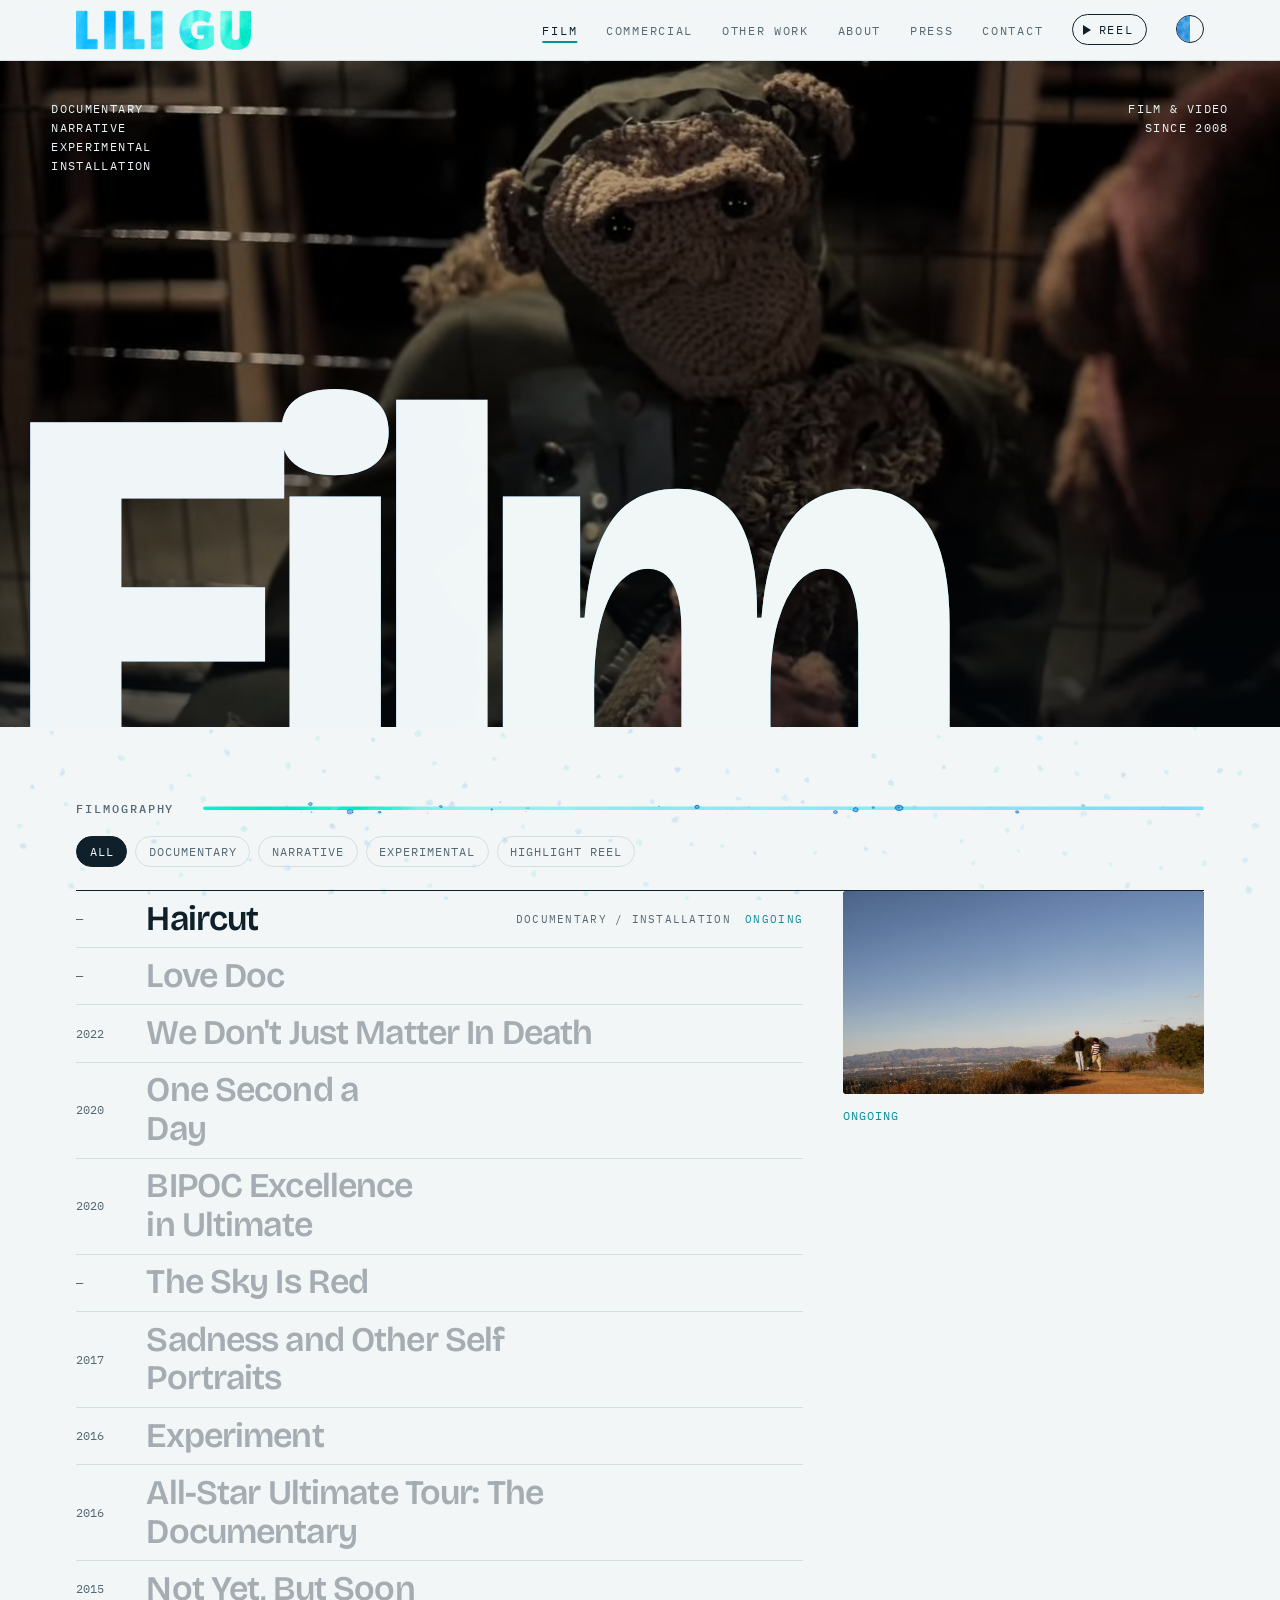
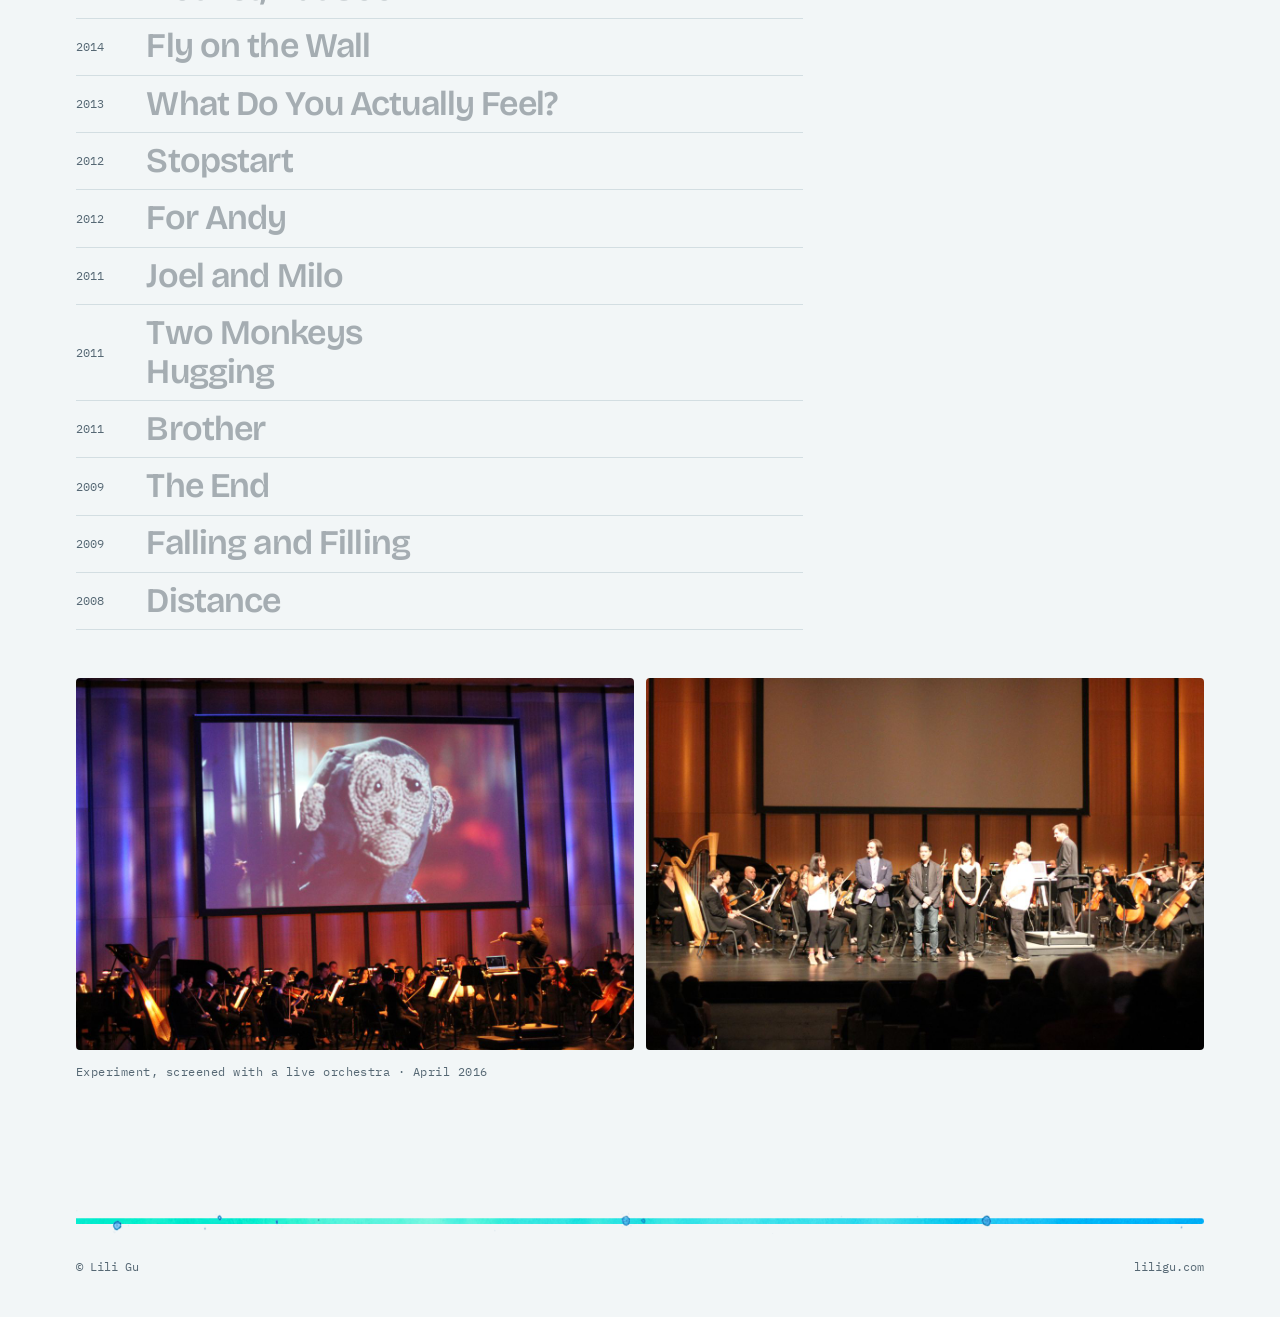
<file: film.html>
<!doctype html>
<html lang="en">
<head>
<meta charset="utf-8">
<meta name="viewport" content="width=device-width, initial-scale=1, viewport-fit=cover">
<meta property="og:type" content="website">
<meta property="og:title" content="Film & video · Lili Gu">
<meta property="og:url" content="https://www.liligu.com/film">
<link rel="canonical" href="https://www.liligu.com/film">
<meta property="og:description" content="Lili Gu is a West Coast-based filmmaker, poet, and aspiring mixed media artist.">
<meta property="og:image" content="https://www.liligu.com/img/og-lili-gu.png">
<meta property="og:image:width" content="1200">
<meta property="og:image:height" content="630">
<meta property="og:image:alt" content="LILI GU in watercolor letters">
<meta name="twitter:card" content="summary_large_image">
<meta name="twitter:image" content="https://www.liligu.com/img/og-lili-gu.png">
<style>:root{padding-top:env(safe-area-inset-top,0px);padding-bottom:env(safe-area-inset-bottom,0px)}body{margin:0}img{max-width:100%}[hidden]{display:none!important}</style>
<script data-theme-switch>
// light/dark switch: a visitor's pick is remembered and applied before the page paints; with no pick the site follows the device setting (Lili picked A, 2026-11-26)
(function(){var R=document.documentElement,K='lg-theme',M=matchMedia('(prefers-color-scheme: dark)');try{var v=localStorage.getItem(K);if(v==='light'||v==='dark')R.setAttribute('data-theme',v)}catch(e){}
function cur(){return R.getAttribute('data-theme')||(M.matches?'dark':'light')}
function lab(){var n=cur()==='dark'?'light':'dark';document.querySelectorAll('.th-drop').forEach(function(b){b.setAttribute('aria-label','Switch to '+n+' mode')})}
document.addEventListener('click',function(e){var b=e.target.closest&&e.target.closest('.th-drop');if(!b)return;var n=cur()==='dark'?'light':'dark';R.setAttribute('data-theme',n);try{localStorage.setItem(K,n)}catch(x){}lab()});
document.addEventListener('DOMContentLoaded',lab);M.addEventListener('change',lab)})();
</script>
<title>Film & video · Lili Gu</title>
<meta name="description" content="Lili Gu is a West Coast-based filmmaker, poet, and aspiring mixed media artist.">
<link rel="preconnect" href="https://player.vimeo.com"><link rel="preconnect" href="https://i.vimeocdn.com"><link rel="preconnect" href="https://f.vimeocdn.com">
<link rel="preconnect" href="https://fonts.googleapis.com">
<link rel="preconnect" href="https://fonts.gstatic.com" crossorigin>
<link rel="stylesheet" href="https://fonts.googleapis.com/css2?family=Bricolage+Grotesque:opsz,wght@12..96,400;12..96,600;12..96,800&family=Instrument+Sans:ital,wght@0,400;0,500;0,600;1,400&family=IBM+Plex+Mono:wght@400;500&display=swap">
<style>
/* Layout: a single scrolling "program" — watercolor title card, now-showing works, a filmography set like end credits with real runtimes, then about / press / contact. */
:root{
  --paper:#f2f6f7; --ink:#10202b; --muted:#566874; --line:#d3dee2;
  --teal:#0a8f9c; --cyan:#27b6e8; --wash1:#3cc6f0; --wash2:#30e0c4; --wash3:#1d6fd6;
  --card:#ffffff; --sheet:url(img/splat-all-2.webp); --glint:rgba(255,255,255,.75); --dot:#a9bcc5; --hstroke:rgba(16,32,43,.24);
  --display:"Bricolage Grotesque", "Avenir Next", "Segoe UI", system-ui, sans-serif;
  --body:"Instrument Sans", "Helvetica Neue", Arial, system-ui, sans-serif;
  --mono:"IBM Plex Mono", ui-monospace, "SFMono-Regular", Menlo, monospace;
  --measure:64ch;
}
@media (prefers-color-scheme: dark){:root:not([data-theme="light"]){
  --paper:#0b151d; --ink:#e4eef1; --muted:#93a8b3; --line:#22343f;
  --teal:#3fd0d6; --cyan:#5cc8f2; --wash1:#3cc6f0; --wash2:#30e0c4; --wash3:#5b8ff0; --card:#111f29; --sheet:url(img/splat-all-bright-2.webp); --glint:rgba(220,255,255,.6); --dot:#2f4652; --hstroke:transparent; color-scheme:dark}}
:root[data-theme="dark"]{
  --paper:#0b151d; --ink:#e4eef1; --muted:#93a8b3; --line:#22343f;
  --teal:#3fd0d6; --cyan:#5cc8f2; --wash1:#3cc6f0; --wash2:#30e0c4; --wash3:#5b8ff0; --card:#111f29; --sheet:url(img/splat-all-bright-2.webp); --glint:rgba(220,255,255,.6); --dot:#2f4652; --hstroke:transparent; color-scheme:dark}

*{box-sizing:border-box}
html{scroll-behavior:smooth;scroll-padding-top:72px}
/* scroll reveal (only when JS runs and motion is allowed) */
.fx .rv{opacity:0;transform:translateY(12px);transition:opacity .35s ease-out,transform .45s cubic-bezier(.2,.7,.2,1);transition-delay:var(--d,0s)}
.fx .rv.in{opacity:1;transform:none}
.fx .dv{opacity:0;filter:blur(10px);transform:scaleY(.3);transition:opacity 1.2s ease,filter 1.5s cubic-bezier(.2,.7,.2,1),transform .9s cubic-bezier(.2,.7,.2,1)}
.fx .seen .dv{opacity:1;filter:blur(0);transform:none}
.fx h1.name{will-change:transform}
@media (prefers-reduced-motion: reduce){html{scroll-behavior:auto}*{animation:none!important;transition:none!important}}
body{background:var(--paper);color:var(--ink);font-family:var(--body);font-size:1.125rem;line-height:1.6;-webkit-font-smoothing:antialiased}
a{color:inherit;text-underline-offset:.2em;text-decoration-thickness:1px}
a:hover{color:var(--teal)}
:focus-visible{outline:2px solid var(--teal);outline-offset:3px;border-radius:2px}
.wrap{max-width:1160px;margin:0 auto;padding-left:max(16px, env(safe-area-inset-left, 0px));padding-right:max(16px, env(safe-area-inset-right, 0px))}
.skip{position:absolute;left:-999px;top:8px;background:var(--ink);color:var(--paper);padding:.5rem .8rem;z-index:50}
.skip:focus{left:16px}

/* header */
body::before{content:"";position:fixed;inset:0 0 auto;height:env(safe-area-inset-top, 0px);z-index:10;background:var(--paper)}
header.site{position:sticky;top:env(safe-area-inset-top, 0px);z-index:9;background:color-mix(in srgb, var(--paper) 88%, transparent);backdrop-filter:blur(10px);-webkit-backdrop-filter:blur(10px);border-bottom:1px solid var(--line)}
header.site .wrap{display:flex;align-items:center;justify-content:flex-end;gap:1rem;min-height:60px;flex-wrap:wrap}
.mark{font-family:var(--display);font-weight:800;letter-spacing:.32em;font-size:.86rem;text-decoration:none;white-space:nowrap}
nav ul{display:flex;gap:clamp(.8rem,2.4vw,1.8rem);list-style:none;margin:0;padding:0;flex-wrap:wrap}
nav a{font-family:var(--mono);font-size:.76rem;letter-spacing:.14em;text-transform:uppercase;text-decoration:none;color:var(--muted)}
@media (max-width:480px){nav ul{gap:.35rem .9rem}nav a{letter-spacing:.08em;font-size:.72rem}}
nav a:hover{color:var(--ink)}

/* hero */
.hero{padding-block:clamp(1.5rem,4vw,3rem) clamp(1.5rem,3vw,2.5rem);position:relative}
.hero > .wrap,.hero > .stage{position:relative;z-index:1}
/* home: Tim's paint specks float free across the first screen, away from LILI GU, and linger as you scroll */
.hero-specks{position:absolute;left:0;right:0;top:0;height:100svh;z-index:0;pointer-events:none;overflow:visible}
.hero-specks .hs{position:absolute;display:block;will-change:translate,opacity}
.hero-specks .hs .st{position:absolute;inset:0}
/* ink-speck backdrop behind every page: specks near the cursor grow, turn, and spring out of the way */
.dots-bg{position:fixed;inset:0;width:100vw;height:100vh;z-index:-1;pointer-events:none;display:block}
.hero-grid{display:grid;grid-template-columns:minmax(0,1fr);column-gap:clamp(2rem,5vw,4rem);row-gap:clamp(1.5rem,3vw,2.5rem);align-items:end}
.hero-grid > div:first-child{grid-column:1 / -1}
.eyebrow{font-family:var(--mono);font-size:.76rem;letter-spacing:.16em;text-transform:uppercase;color:var(--muted);margin:0 0 1.2rem}
h1.name{margin:0;line-height:0}
h1.name img{width:100%;height:auto;display:block}
h1.name .ttl{position:relative;display:block}
h1.name .ttl .sp{position:absolute;top:0;left:0;width:100%;height:auto}
h1.name .ttl .lt{position:relative;z-index:1;transition:transform .35s ease-out,filter .35s ease-out}
h1.name .ttl .stars{position:absolute;inset:0;z-index:2;pointer-events:none}
h1.name .ttl .sp,h1.name .ttl .stars{display:none}
h1.name .ttl > .st{position:absolute;display:block;pointer-events:none}
/* each splat is its own sprite cut from one sheet, and twinkles like a star on its own clock */
.st,.dt{position:absolute;display:block;background-repeat:no-repeat;transform-origin:50% 50%}
.st{background-image:var(--sheet);animation:tw var(--dur) ease-in-out var(--del) infinite}
@keyframes tw{0%,100%{opacity:var(--lo);transform:scale(.82) rotate(0deg);filter:brightness(1)}42%{opacity:1;transform:scale(1.12) rotate(var(--rot));filter:brightness(1.35) saturate(1.2) drop-shadow(0 0 5px var(--wash1))}58%{opacity:1;transform:scale(1) rotate(var(--rot));filter:brightness(1.1)}}
.t-dark{display:none!important}
@media (prefers-color-scheme: dark){:root:not([data-theme="light"]) .t-dark{display:block!important}:root:not([data-theme="light"]) .t-light{display:none!important}}
:root[data-theme="dark"] .t-dark{display:block!important}:root[data-theme="dark"] .t-light{display:none!important}
.reel-embed{margin:0;grid-column:1 / -1}
.reel-embed .frame{position:relative;aspect-ratio:16 / 9;border-radius:10px;overflow:hidden;background:#000;box-shadow:0 18px 50px -20px rgba(6,42,51,.45)}
.reel-embed iframe{position:absolute;inset:0;width:100%;height:100%;border:0}
.reel-embed .dim{position:absolute;inset:0;border:0;padding:0;cursor:pointer;background:rgba(7,16,22,.3);transition:background .25s,opacity .35s}
.reel-embed .dim:hover,.reel-embed .dim:focus-visible{background:rgba(7,16,22,.2)}
.reel-embed .dim:focus-visible{outline:3px solid var(--teal);outline-offset:-3px}
.reel-embed .dim.gone{opacity:0;pointer-events:none}
.reel-embed figcaption{display:flex;justify-content:space-between;flex-wrap:wrap;gap:.5rem 1.5rem;margin-top:.8rem;font-family:var(--mono);font-size:.76rem;letter-spacing:.12em;text-transform:uppercase;color:var(--muted)}
.reel-embed figcaption a{color:inherit}
/* home stage: LILI GU holds the first screen; the reel rises up from below as you scroll, playing silently */
.stage{width:min(calc(100% - 32px),1600px,calc((100svh - 210px) * 16 / 9));min-width:min(calc(100% - 32px),1128px);margin-inline:auto}
.screen{position:relative}
.rl-ctl{display:flex;flex-wrap:wrap;align-items:center;gap:.5rem 1.4rem}
.rl-ctl button{font:inherit;letter-spacing:inherit;text-transform:inherit;color:inherit;background:none;border:0;padding:0;cursor:pointer;display:inline-flex;align-items:center;gap:.45rem}
.rl-ctl button:hover{color:var(--ink)}
.rl-snd .pl{width:0;height:0;border-style:solid;border-width:5px 0 5px 8px;border-color:transparent transparent transparent currentColor}
.roll .reel-embed .dim{display:none}
.stage:not(.roll) .reel-embed{margin-top:clamp(1.5rem,3vw,2.5rem)}
.roll .reel-embed .frame iframe{pointer-events:none}
.roll.sound .reel-embed .frame iframe{pointer-events:auto}
.roll .screen h1.name{display:flex;align-items:center;min-height:max(0px,calc(100svh - 190px))}
/* breathing room: LILI GU alone on the first screen, then the reel, then the way into the rest of the site */
.roll .reel-embed{margin-top:clamp(3rem,9vh,7rem)!important}
.home .hero{padding-bottom:clamp(4rem,14vh,10rem)}
.roll .screen h1.name .ttl{width:100%}
.roll .reel-embed{margin-top:clamp(1rem,2vw,1.5rem);--p:0;transform:translate3d(0,calc((1 - var(--p)) * 110px),0) scale(calc(.8 + var(--p) * .2));transform-origin:50% 100%;opacity:calc(.25 + var(--p) * .75);will-change:transform,opacity}
.roll .reel-embed figcaption{opacity:calc((var(--p) - .7) * 3.4)}
/* overscan the silent loop a touch so no hairline of the player shows at the frame edge */
.roll:not(.sound) .reel-embed .frame iframe{transform:scale(1.025)}
/* spotlight: the rest of the page dims while the reel is fully in view and playing */
.spot{position:fixed;inset:0;background:rgb(3,9,13);opacity:calc(var(--spot,0) * .84);pointer-events:none;z-index:0}
.roll .reel-embed{position:relative;z-index:1}
.reel-embed figcaption{transition:color .4s}
.lit .reel-embed figcaption,.lit .reel-embed figcaption button:hover{color:rgba(235,246,250,.82)}
header.site{transition:opacity .3s}
html.spotlit header.site{opacity:calc(1 - var(--spot,0) * .8)}
.spot-all{position:fixed;inset:0;background:rgb(3,9,13);opacity:0;pointer-events:none;z-index:7;transition:opacity .35s}
.spot-on{position:relative;z-index:8}

/* scroll gradient: the page wash deepens as you scroll */
html.fx::before,html.fx::after{content:"";position:fixed;inset:0;z-index:-1;pointer-events:none;transition:opacity .25s linear}
html.fx::before{background:linear-gradient(180deg,rgba(60,198,240,0) 0%,rgba(60,198,240,.16) 45%,rgba(29,111,214,.30) 100%);opacity:var(--g1,0)}
html.fx::after{background:radial-gradient(120% 70% at 50% 110%,rgba(48,224,196,.42),rgba(48,224,196,0) 70%);opacity:var(--g2,0)}
@media (prefers-color-scheme: dark){:root:not([data-theme="light"]).fx::before{background:linear-gradient(180deg,rgba(29,111,214,0) 0%,rgba(29,111,214,.18) 45%,rgba(29,111,214,.38) 100%)}:root:not([data-theme="light"]).fx::after{background:radial-gradient(120% 70% at 50% 110%,rgba(48,224,196,.26),rgba(48,224,196,0) 70%)}}
:root[data-theme="dark"].fx::before{background:linear-gradient(180deg,rgba(29,111,214,0) 0%,rgba(29,111,214,.18) 45%,rgba(29,111,214,.38) 100%)}
:root[data-theme="dark"].fx::after{background:radial-gradient(120% 70% at 50% 110%,rgba(48,224,196,.26),rgba(48,224,196,0) 70%)}

/* multi-page */
.mark{margin-right:auto;display:block;line-height:0}.mark img{height:clamp(30px,4.2vw,40px);width:auto}.mark:hover img,.mark:focus-visible img{animation:markhue 3.2s ease-in-out infinite alternate}
@keyframes markhue{0%{filter:hue-rotate(0)}50%{filter:hue-rotate(-38deg) saturate(1.2)}100%{filter:hue-rotate(34deg) saturate(1.2)}}
@media (prefers-reduced-motion: reduce){.mark:hover img,.mark:focus-visible img{animation:none;opacity:.8}}
main.inner{min-height:calc(100vh - 220px)}
main.inner section.block:first-child{padding-top:clamp(2rem,5vw,3.5rem)}
nav a[aria-current="page"]{color:var(--ink);text-decoration:underline;text-decoration-color:var(--teal);text-decoration-thickness:2px;text-underline-offset:6px}
.tiles-wrap{padding-block:clamp(1rem,3vw,2rem) clamp(3rem,7vw,5.5rem)}
.tiles{display:grid;grid-template-columns:repeat(4,minmax(0,1fr));gap:1.25rem}
.tile{display:flex;flex-direction:column;gap:.8rem;text-decoration:none;color:inherit}
.tile .ph{display:block;aspect-ratio:4/5;border-radius:6px;overflow:hidden;background:var(--card)}
.tile img{width:100%;height:100%;object-fit:cover;display:block;transition:transform .6s cubic-bezier(.2,.7,.2,1),filter .4s}
.tile:hover img,.tile:focus-visible img{transform:scale(1.04)}
.tile .tl{font-family:var(--display);font-weight:600;font-size:1.15rem}
.tile .tl span{display:inline-block;transition:transform .25s}
.tile:hover .tl span{transform:translateX(4px)}
@media (max-width:900px){.tiles{grid-template-columns:repeat(2,minmax(0,1fr))}}

/* sections */
section.block{padding-block:clamp(1rem,2vw,1.5rem) clamp(3rem,7vw,5.5rem)}
section.block > :not(.wrap) + .wrap{padding-top:clamp(2.5rem,6vw,4.5rem)}
main.inner section.block:not(:has(> .bh)){padding-top:clamp(2.5rem,5vw,4rem)}
/* Tim's paint-splatter dividers: the bar runs out from the heading beside it; a glint slides along it and its specks drift */
.dv{position:relative;display:block;width:100%;min-width:0;height:clamp(10px,1.9vw,30px)}
.dv::before,.dv .bar{content:"";position:absolute;inset:0;background:var(--dots) center / 100% 100% no-repeat}
.dv::after{content:"";position:absolute;inset:0;background:var(--bar) center / 100% 100% no-repeat}
.dv.live::before,.dv.live::after{display:none}
.dv .bar{background-image:var(--bar)}
.dv .bar::after{content:"";position:absolute;inset:0;-webkit-mask:var(--bar) center / 100% 100% no-repeat;mask:var(--bar) center / 100% 100% no-repeat;background:linear-gradient(100deg,transparent 40%,var(--glint) 50%,transparent 60%) no-repeat;background-size:300% 100%;background-position:150% 0;animation:glint 9s ease-in-out var(--gd,1.8s) infinite}
.dv .dots{position:absolute;inset:0}
.dv{container-type:size}
/* round both ends of every bar (Tim's bar scans were cropped flat at the edges) */
.dv::after,.dv .bar{-webkit-mask:radial-gradient(circle 12.5cqh at 50% 47%,#000 92%,transparent) left center / 25cqh 100% no-repeat,radial-gradient(circle 12.5cqh at 50% 47%,#000 92%,transparent) right center / 25cqh 100% no-repeat,linear-gradient(#000,#000) center / calc(100% - 25cqh) 100% no-repeat;mask:radial-gradient(circle 12.5cqh at 50% 47%,#000 92%,transparent) left center / 25cqh 100% no-repeat,radial-gradient(circle 12.5cqh at 50% 47%,#000 92%,transparent) right center / 25cqh 100% no-repeat,linear-gradient(#000,#000) center / calc(100% - 25cqh) 100% no-repeat}

.dv{--a:1}.dvh.sm .dv{--a:.6}
.dt{background-image:var(--dots);animation:dd var(--dur) ease-in-out var(--del) infinite}
@keyframes glint{0%{background-position:150% 0}35%,100%{background-position:-50% 0}}
@keyframes dd{0%,100%{transform:translate(0,0) rotate(0) scale(1);opacity:1}25%{transform:translate(calc(var(--x1)*var(--a)),calc(var(--y1)*var(--a))) rotate(var(--r1)) scale(1.15);opacity:.8}50%{transform:translate(calc(var(--x2)*var(--a)),calc(var(--y2)*var(--a))) rotate(var(--r2)) scale(1.3);opacity:.6}75%{transform:translate(calc(var(--x3)*var(--a)),calc(var(--y3)*var(--a))) rotate(var(--r1)) scale(1.1);opacity:.85}}
.l-a{--bar:url(img/line-a-bar.webp);--dots:url(img/line-a-dots.webp)} .l-b{--bar:url(img/line-b-bar.webp);--dots:url(img/line-b-dots.webp)} .l-c{--bar:url(img/line-c-bar.webp);--dots:url(img/line-c-dots.webp)} .l-e{--bar:url(img/line-e-bar.webp);--dots:url(img/line-e-dots.webp)} .l-f{--bar:url(img/line-f-bar.webp);--dots:url(img/line-f-dots.webp)} .l-g{--bar:url(img/line-g-bar.webp);--dots:url(img/line-g-dots.webp)}
/* divider specks use the same colors as the background splotches: the bright sheet in dark mode */
@media (prefers-color-scheme: dark){:root:not([data-theme="light"]) .l-a{--dots:url(img/line-a-dots-bright.webp)} :root:not([data-theme="light"]) .l-b{--dots:url(img/line-b-dots-bright.webp)} :root:not([data-theme="light"]) .l-c{--dots:url(img/line-c-dots-bright.webp)} :root:not([data-theme="light"]) .l-e{--dots:url(img/line-e-dots-bright.webp)} :root:not([data-theme="light"]) .l-f{--dots:url(img/line-f-dots-bright.webp)} :root:not([data-theme="light"]) .l-g{--dots:url(img/line-g-dots-bright.webp)}}
:root[data-theme="dark"] .l-a{--dots:url(img/line-a-dots-bright.webp)} :root[data-theme="dark"] .l-b{--dots:url(img/line-b-dots-bright.webp)} :root[data-theme="dark"] .l-c{--dots:url(img/line-c-dots-bright.webp)} :root[data-theme="dark"] .l-e{--dots:url(img/line-e-dots-bright.webp)} :root[data-theme="dark"] .l-f{--dots:url(img/line-f-dots-bright.webp)} :root[data-theme="dark"] .l-g{--dots:url(img/line-g-dots-bright.webp)}
.dvh{display:grid;grid-template-columns:auto minmax(3rem,1fr);align-items:center;column-gap:clamp(1rem,2.5vw,1.8rem)}
.dvh > :first-child{margin:0}
.dvh .dv{height:clamp(12px,2.1vw,30px);margin-right:calc(4px - max(16px, env(safe-area-inset-right, 0px)));translate:0 .08em}
.dvh.sm{margin-bottom:1.1rem}
.dvh.sm .dv{height:clamp(9px,1.2vw,16px);translate:0 0}
.about-dv{margin-bottom:clamp(2rem,5vw,3.5rem)}
#about .sec-head{margin-bottom:clamp(1.8rem,4vw,2.8rem)}
footer .dv{margin-bottom:1.5rem}
.sec-head:not(.dvh){display:flex;justify-content:space-between;align-items:baseline;gap:1rem;flex-wrap:wrap;margin-bottom:2.2rem}
h2{font-family:var(--display);font-weight:800;font-size:clamp(2rem,5vw,3.4rem);letter-spacing:-.03em;line-height:1;margin:0;text-wrap:balance}
.sec-note{font-family:var(--mono);font-size:.78rem;letter-spacing:.06em;color:var(--muted);margin:0}

/* now: works in progress */
.now{display:grid;grid-template-columns:repeat(6,minmax(0,1fr));gap:1.25rem}
.work{grid-column:span 2;display:flex;flex-direction:column;gap:.85rem;min-width:0}
.work.wide{grid-column:span 3}
.swatch{aspect-ratio:4/3;max-width:100%;border-radius:4px;position:relative;overflow:hidden;background:var(--card);border:1px solid var(--line)}
.swatch::before{content:"";position:absolute;inset:-20%;filter:blur(18px);opacity:.9;background:var(--g)}
.swatch span{position:absolute;left:1rem;bottom:.8rem;right:1rem;font-family:var(--display);font-weight:800;font-size:clamp(1.4rem,3vw,2.1rem);line-height:.95;letter-spacing:-.02em;color:#fff;text-shadow:0 1px 18px rgba(0,30,40,.35)}
.swatch .tag{position:absolute;top:.8rem;left:1rem;font-family:var(--mono);font-size:.68rem;letter-spacing:.14em;text-transform:uppercase;color:#fff;background:rgba(6,30,40,.35);padding:.2rem .5rem;border-radius:2px;right:auto;bottom:auto;text-shadow:none}
.work h3{font-family:var(--display);font-weight:600;font-size:1.2rem;margin:0;line-height:1.2}
.meta{font-family:var(--mono);font-size:.76rem;letter-spacing:.04em;color:var(--muted);margin:0}
.work p{margin:0;font-size:1rem}
.work .links{display:flex;gap:1rem;flex-wrap:wrap;font-family:var(--mono);font-size:.76rem;letter-spacing:.04em}

.sub{font-family:var(--mono);font-size:.76rem;letter-spacing:.16em;text-transform:uppercase;color:var(--muted);font-weight:500;margin:0 0 1.1rem}
.now + .sub{margin-top:3.5rem}
.now{grid-template-columns:repeat(2,minmax(0,1fr))}
.also{font-family:var(--mono);font-size:.76rem;letter-spacing:.04em;color:var(--muted);margin:1.4rem 0 0}
.also a{color:inherit}
.also + .sub{margin-top:3.5rem}
.now .work{grid-column:auto}
.other{display:grid;grid-template-columns:repeat(3,minmax(0,1fr));gap:1.25rem}
.other .swatch,.other .photo{aspect-ratio:1/1}
.other .work{grid-column:auto}
.photo{aspect-ratio:16/9;max-width:100%;border-radius:4px;overflow:hidden;background:var(--line);position:relative}
.photo img{width:100%;height:100%;object-fit:cover;display:block}
.photo .tag{position:absolute;top:.8rem;left:1rem;font-family:var(--mono);font-size:.68rem;letter-spacing:.14em;text-transform:uppercase;color:#fff;background:rgba(6,30,40,.55);padding:.2rem .5rem;border-radius:2px}
.now .photo{aspect-ratio:4/3}
.feature{display:grid;grid-template-columns:minmax(0,1.6fr) minmax(0,1fr);gap:clamp(1.5rem,4vw,3rem);align-items:end;margin-bottom:3.5rem}
.feature .photo{aspect-ratio:16/9}
.feature h3{font-family:var(--display);font-weight:800;font-size:clamp(1.8rem,4vw,2.8rem);line-height:1;letter-spacing:-.025em;margin:.4rem 0 .8rem;text-wrap:balance}
.feature p{margin:0 0 .4rem}
.screening{margin:3rem 0 0;display:grid;grid-template-columns:1fr 1fr;gap:.75rem}
.screening img{width:100%;height:100%;object-fit:cover;display:block;border-radius:4px;aspect-ratio:3/2;max-width:100%}
.screening figcaption{grid-column:1 / -1;font-family:var(--mono);font-size:.76rem;color:var(--muted);letter-spacing:.04em}

/* filmography */
.filters{display:flex;gap:.5rem;flex-wrap:wrap;margin-bottom:1.4rem}
.chip{font-family:var(--mono);font-size:.74rem;letter-spacing:.08em;text-transform:uppercase;border:1px solid var(--line);background:transparent;color:var(--muted);padding:.45rem .8rem;border-radius:999px;cursor:pointer}
.chip[aria-pressed="true"]{background:var(--ink);color:var(--paper);border-color:var(--ink)}
.chip:hover{border-color:var(--ink);color:var(--ink)}
.chip[aria-pressed="true"]:hover{color:var(--paper)}
.film-list{list-style:none;margin:0;padding:0;border-top:1px solid var(--ink)}
.film{display:grid;grid-template-columns:4.5rem 8.5rem minmax(0,1fr) 9rem 6.5rem;gap:1rem;align-items:baseline;padding:1.05rem 0;border-bottom:1px solid var(--line)}
.film .yr,.film .form,.film .trt{font-family:var(--mono);font-size:.8rem;color:var(--muted);font-variant-numeric:tabular-nums}
.film .trt{text-align:right}
.film .th{width:100%;aspect-ratio:16/9;border-radius:3px;overflow:hidden;background:var(--line);align-self:start}
.film .th img{width:100%;height:100%;object-fit:cover;display:block}
.film .t{font-family:var(--display);font-weight:600;font-size:clamp(1.15rem,2.2vw,1.45rem);line-height:1.2;letter-spacing:-.01em}
.film .t a{text-decoration:none;border-bottom:1px solid var(--teal)}
.film .role{display:block;font-family:var(--body);font-style:italic;font-size:.95rem;color:var(--muted);margin-top:.15rem}
.film ul.laurels{list-style:none;margin:.55rem 0 0;padding:0;display:flex;flex-direction:column;gap:.2rem}
.film ul.laurels li{font-family:var(--body);font-size:.95rem;padding-left:1.1rem;position:relative}
.film ul.laurels li::before{content:"";position:absolute;left:0;top:.62em;width:.5rem;height:.5rem;border-radius:50%;background:linear-gradient(135deg,var(--wash1),var(--wash2))}
.film-total{display:flex;justify-content:space-between;gap:1rem;flex-wrap:wrap;font-family:var(--mono);font-size:.78rem;color:var(--muted);padding-top:1rem;font-variant-numeric:tabular-nums}

/* about */
.portrait{margin:0 0 2rem;border-radius:4px;overflow:hidden;aspect-ratio:4/5;max-width:100%;background:var(--line)}
.portrait img{width:100%;height:100%;object-fit:cover;display:block}
.about{display:grid;grid-template-columns:minmax(0,1.5fr) minmax(0,1fr);gap:clamp(2rem,5vw,4.5rem)}
.about .bio p{margin:0 0 1.2rem;max-width:var(--measure)}
.statement{margin-top:2.4rem;padding-top:2rem;border-top:1px solid var(--line)}
.stmt-h{font-family:var(--mono);font-size:.76rem;letter-spacing:.14em;text-transform:uppercase;color:var(--muted);font-weight:500;margin:0 0 1.2rem}
.pull{margin:0}
.pull p{margin:0;max-width:22ch;font-family:var(--display);font-weight:600;font-size:clamp(1.6rem,3.2vw,2.4rem);line-height:1.12;letter-spacing:-.02em;text-wrap:balance;background:linear-gradient(100deg,var(--wash3),var(--teal));-webkit-background-clip:text;background-clip:text;color:transparent}
.stmt{margin-top:1.6rem}
.stmt summary{cursor:pointer;list-style:none;display:inline-flex;gap:.5rem;align-items:center;font-family:var(--mono);font-size:.78rem;letter-spacing:.1em;text-transform:uppercase;border:1px solid var(--line);border-radius:999px;padding:.55rem 1.1rem;color:var(--ink)}
.stmt summary::-webkit-details-marker{display:none}
.stmt summary:hover{border-color:var(--ink)}
.stmt .close-l,.stmt[open] .open-l{display:none}.stmt[open] .close-l{display:inline}
.stmt .chev{transition:transform .25s}.stmt[open] .chev{transform:rotate(180deg)}
.stmt .cols{margin-top:1.6rem;max-width:var(--measure)}
.stmt .cols p{margin:0 0 1.1rem;font-size:1.02rem;line-height:1.6;break-inside:avoid-column}
.honors h3{font-family:var(--mono);font-size:.76rem;letter-spacing:.14em;text-transform:uppercase;color:var(--muted);font-weight:500;margin:0 0 .8rem}
.honors ul{list-style:none;margin:0 0 2rem;padding:0;border-top:1px solid var(--line)}
.honors li{padding:.7rem 0;border-bottom:1px solid var(--line);font-size:1rem;line-height:1.35}

/* press */
.press{list-style:none;margin:0;padding:0;display:grid;grid-template-columns:repeat(2,minmax(0,1fr));column-gap:2.5rem}
.press li{border-top:1px solid var(--line)}
.press a{display:grid;grid-template-columns:5.5rem minmax(0,1fr) auto;gap:1rem;align-items:baseline;padding:1.05rem 0;text-decoration:none}
.press .d{font-family:var(--mono);font-size:.78rem;color:var(--muted);font-variant-numeric:tabular-nums}
.press .o{font-family:var(--display);font-weight:600;font-size:1.1rem;line-height:1.25}
.press .k{display:block;font-family:var(--body);font-weight:400;font-style:italic;font-size:.95rem;color:var(--muted)}
.press .arr{font-family:var(--mono);color:var(--teal);transition:transform .2s}
.press a:hover .arr{transform:translate(3px,-3px)}

/* contact */
.contact{display:grid;grid-template-columns:minmax(0,1.2fr) minmax(0,1fr);gap:2.5rem;align-items:end}
.contact .big{font-family:var(--display);font-weight:800;font-size:clamp(2.4rem,7vw,5rem);line-height:.95;letter-spacing:-.035em;margin:0}
.contact .big a{text-decoration:none;background:url(img/wc-fill.webp) center/cover;-webkit-background-clip:text;background-clip:text;color:transparent}
.contact .big a:hover{opacity:.85}
/* one gentle key-press when the page loads: the words dip in and spring back (Lili picked A, 2026-11-26) */
.contact .big a{display:inline-block;transform-origin:50% 60%}
@keyframes ctpress{0%{transform:scale(1)}18%{transform:scale(.955) translateY(2px)}42%{transform:scale(1.02)}62%{transform:scale(.995)}100%{transform:none}}
@media (prefers-reduced-motion:no-preference){.contact .big a{animation:ctpress .7s cubic-bezier(.3,.7,.3,1) .5s both}}
.ct-wrap{display:grid;grid-template-columns:minmax(0,1.6fr) minmax(0,.75fr);gap:clamp(2rem,5vw,4rem);align-items:end}
.ct-wrap .contact{grid-template-columns:minmax(0,1fr)}
.ct-ph{margin:0;border-radius:6px;overflow:hidden;aspect-ratio:3/4;background:var(--card)}.ct-ph img{width:100%;height:100%;object-fit:cover;display:block}
@media (max-width:760px){.ct-wrap{grid-template-columns:minmax(0,1fr)}.ct-ph{max-width:420px}}
.socials{list-style:none;margin:0;padding:0;border-top:1px solid var(--line)}
.socials a{display:flex;justify-content:space-between;gap:1rem;padding:.9rem 0;border-bottom:1px solid var(--line);text-decoration:none}
.socials .s{font-family:var(--mono);font-size:.78rem;letter-spacing:.12em;text-transform:uppercase;color:var(--muted)}
footer{padding-block:2.5rem;font-family:var(--mono);font-size:.74rem;color:var(--muted)}
footer .frow{display:flex;justify-content:space-between;gap:1rem;flex-wrap:wrap}

@media (max-width:900px){
  .hero-grid,.about,.contact{grid-template-columns:minmax(0,1fr)}
  .now{grid-template-columns:repeat(2,minmax(0,1fr))}
  .work,.work.wide{grid-column:span 1}
  .press{grid-template-columns:minmax(0,1fr)}
  .other{grid-template-columns:repeat(2,minmax(0,1fr))}
}
@media (max-width:640px){
  nav{width:100%}
  header.site .wrap{padding-block:.6rem}
  .now,.other{grid-template-columns:minmax(0,1fr)}
  .film{grid-template-columns:5.5rem minmax(0,1fr);column-gap:.9rem;row-gap:.15rem}
  .film .th{grid-column:1;grid-row:1 / span 3}
  .film .yr{grid-column:2;grid-row:1}
  .film > div{grid-column:2;grid-row:2}
  .film .form{display:none}
  .film .trt{grid-column:2;grid-row:3;text-align:left}
  .feature{grid-template-columns:minmax(0,1fr)}
  .press a{grid-template-columns:4.6rem minmax(0,1fr) auto}
}
/* commercial & branded */
.logos{margin:0 0 3.5rem}
.marquee{display:flex;overflow:hidden;-webkit-mask-image:linear-gradient(90deg,transparent,#000 8%,#000 92%,transparent);mask-image:linear-gradient(90deg,transparent,#000 8%,#000 92%,transparent)}
.track{display:flex;align-items:center;gap:clamp(2.5rem,5vw,4.5rem);list-style:none;margin:0;padding:.6rem clamp(1.25rem,2.5vw,2.25rem);flex:none;animation:logos 45s linear infinite}
.marquee:hover .track{animation-play-state:paused}
.track li{flex:none;display:flex}
.lg{height:30px;width:auto;opacity:.72;display:block}
.lg.sq{height:48px}
.lg.wide{height:23px}
.lg.fu{height:15px}
/* Commercial keeps its divider lines clean: no paint specks */
body:has(#brand) .dv::before,body:has(#brand) .dv .dots{display:none}
@media (prefers-color-scheme: dark){:root:not([data-theme="light"]) .lg{filter:invert(1);opacity:.8}}
:root[data-theme="dark"] .lg{filter:invert(1);opacity:.8}
@keyframes logos{to{transform:translateX(-100%)}}
.cs{margin:0 0 3.5rem;padding:0 0 3.5rem;border-bottom:1px solid var(--line)}
.cs-eb{font-family:var(--mono);font-size:.8rem;letter-spacing:.14em;text-transform:uppercase;color:var(--teal);font-weight:600;margin:0 0 .8rem}
.cs-h{font-family:var(--display);font-weight:800;font-size:clamp(1.7rem,4vw,2.8rem);letter-spacing:-.025em;line-height:1.05;margin:0 0 1rem;max-width:22ch;text-wrap:balance}
.cs-lede{max-width:60ch;margin:0 0 2rem;color:var(--ink)}
.cs-hero{display:grid;gap:.9rem;margin:0 0 1.6rem}
.cs-hero .photo{border-radius:6px}
.cs-hero .vid .play{width:84px;height:84px;margin:-42px 0 0 -42px}.cs-hero .vid .play::after{left:34px;top:26px;border-width:16px 0 16px 25px}
.cs-cap h4{font-family:var(--display);font-weight:600;font-size:clamp(1.15rem,2.2vw,1.5rem);line-height:1.2;margin:.25rem 0 0}
.cs .photo iframe{position:absolute;inset:0;width:100%;height:100%;border:0}
.cs-facts{display:grid;grid-template-columns:repeat(4,minmax(0,1fr));gap:1rem 1.5rem;margin:0 0 2.6rem;padding:1.1rem 0;border-top:1px solid var(--ink);border-bottom:1px solid var(--line)}
.cs-facts dt{font-family:var(--mono);font-size:.7rem;letter-spacing:.14em;text-transform:uppercase;color:var(--muted);margin:0 0 .3rem}
.cs-facts dd{margin:0;font-size:1rem;line-height:1.4}
.cs-grid{display:grid;grid-template-columns:repeat(4,minmax(0,1fr));gap:1.8rem 1.25rem}
.cs-grid .work{grid-column:auto;gap:.55rem}
.cs-grid .work h3{font-size:1rem;line-height:1.25}
.cs-grid .meta{margin-top:.15rem}
.cs-more{margin-top:1.8rem}
@media (max-width:900px){.cs-grid{grid-template-columns:repeat(2,minmax(0,1fr))}.cs-facts{grid-template-columns:repeat(2,minmax(0,1fr))}}
@media (max-width:520px){.cs-grid{gap:1.4rem .9rem}.cs-grid .work h3{font-size:.92rem}.cs-hero .vid .play{width:64px;height:64px;margin:-32px 0 0 -32px}.cs-hero .vid .play::after{left:26px;top:20px;border-width:12px 0 12px 19px}}
.cs-strip{display:grid;grid-auto-flow:column;grid-auto-columns:calc((100% - 3.75rem)/4.4);gap:1.25rem;overflow-x:auto;overscroll-behavior-x:contain;scroll-snap-type:x mandatory;padding:0 0 1rem;scrollbar-width:thin;scrollbar-color:var(--teal) transparent}
.cs-strip .work{grid-column:auto;gap:.55rem;scroll-snap-align:start;min-width:0}
.cs-strip .work h3{font-size:1rem;line-height:1.25}
.cs-strip .meta{margin-top:.15rem}
.cs-strip:focus-visible{outline:2px solid var(--teal);outline-offset:4px}
@media (max-width:900px){.cs-strip{grid-auto-columns:calc((100% - 1.25rem)/2.3)}}
@media (max-width:520px){.cs-strip{grid-auto-columns:70%;gap:.9rem}.cs-strip .work h3{font-size:.92rem}}
.cs-pair{display:grid;grid-template-columns:repeat(2,minmax(0,1fr));gap:1.6rem 1.25rem}.cs-pair .cs-hero{margin:0}
@media (max-width:700px){.cs-pair{grid-template-columns:1fr}}
.cs-sw{position:relative}
.cs-strip.drag{cursor:grabbing;scroll-snap-type:none;user-select:none}.cs-strip.drag .vid{pointer-events:none}
.cs-nav{all:unset;position:absolute;top:calc(var(--cs-thumb,140px)/2);z-index:2;width:44px;height:44px;margin-top:-22px;border-radius:50%;background:rgba(7,16,22,.78);border:1px solid rgba(255,255,255,.25);color:#fff;font-size:1.3rem;line-height:44px;text-align:center;cursor:pointer;transition:opacity .2s,background .2s;box-shadow:0 4px 16px rgba(0,0,0,.35)}
.cs-nav:hover,.cs-nav:focus-visible{background:var(--teal)}.cs-nav:focus-visible{outline:2px solid #fff;outline-offset:2px}
.cs-prev{left:-14px}.cs-next{right:-14px}.cs-nav[disabled]{opacity:0;pointer-events:none}
@media (max-width:520px){.cs-nav{width:38px;height:38px;margin-top:-19px;line-height:38px}.cs-prev{left:-6px}.cs-next{right:-6px}}
@media (prefers-reduced-motion: reduce){.track{animation:none;flex-wrap:wrap;justify-content:center}.track[aria-hidden]{display:none}.marquee{-webkit-mask-image:none;mask-image:none}}
.bgrid{display:grid;grid-template-columns:repeat(2,minmax(0,1fr));gap:2rem 1.25rem}
.bgrid + .sub,.social + .sub,.feed + .sub,.feed + dialog + .sub{margin-top:3.5rem}
#brand .wrap > .dvh.sm{margin-top:3.5rem}#brand .logos + .dvh.sm,#brand .cs + .dvh.sm,#brand .feature + .dvh.sm{margin-top:0}
.collab h3{font-size:clamp(1.5rem,3vw,2.2rem)}
.photo.crop iframe{transform:scale(1.1)}
.bgrid .photo.edge iframe{inset:-3px;width:calc(100% + 6px);height:calc(100% + 6px)}
.social .tt{aspect-ratio:9/16;max-width:326px;background:#000}.social .tt iframe{width:100%;height:100%;border:0;display:block}
.social{display:grid;grid-template-columns:repeat(auto-fill,minmax(290px,1fr));gap:1.25rem;align-items:start;justify-items:center}
.social blockquote{margin:0!important;min-width:0!important;max-width:100%!important;width:100%!important}
.social > *{border-radius:6px;overflow:hidden}
.bgrid .work{grid-column:auto}
.bgrid .photo iframe{position:absolute;inset:0;width:100%;height:100%;border:0}
.photo > iframe{position:absolute;inset:0;width:100%;height:100%;border:0}
/* a web page that scrolls by itself inside its card */
.photo .webscroll{position:absolute;inset:0;overflow:hidden;container-type:size;background:#000}
.photo .webscroll img{height:auto;object-fit:initial;animation:webscroll 46s cubic-bezier(.45,0,.55,1) infinite alternate;will-change:transform}
@keyframes webscroll{0%,5%{transform:translateY(0)}95%,100%{transform:translateY(calc(-100% + 100cqh))}}
@media (prefers-reduced-motion: reduce){.photo .webscroll img{animation:none}}
.bgrid .photo .mv iframe{inset:auto;top:50%;left:50%;width:max(100%,177.78cqh);height:max(100%,56.25cqw)}
.bgrid .photo .mv.fit{background:#000}.bgrid .photo .mv.fit iframe{width:100cqh;height:100cqh}
.bgrid .photo .mv.lw-scan{inset:auto;left:50%;top:9%;height:54%;aspect-ratio:1;transform:translateX(-50%);background:transparent;-webkit-mask-image:radial-gradient(closest-side,#000 82%,transparent);mask-image:radial-gradient(closest-side,#000 82%,transparent)}
.work.text{justify-content:flex-start;padding:1.4rem;border:1px solid var(--line);border-radius:4px;background:var(--card)}
.bul{margin:0;padding-left:1.1rem;display:grid;gap:.4rem}
.bul li{font-size:.98rem}
.vid{all:unset;cursor:pointer;position:absolute;inset:0;display:block}
.vid img{width:100%;height:100%;object-fit:cover;display:block}
.vid .play{position:absolute;left:50%;top:50%;width:64px;height:64px;margin:-32px 0 0 -32px;border-radius:50%;background:rgba(7,16,22,.55);transition:background .2s,transform .2s}
.vid .play::after{content:"";position:absolute;left:26px;top:20px;border-style:solid;border-width:12px 0 12px 19px;border-color:transparent transparent transparent #fff}
.vid:hover .play,.vid:focus-visible .play{background:rgba(10,143,156,.85);transform:scale(1.06)}
.vid:focus-visible{outline:2px solid var(--teal);outline-offset:3px}
@media (max-width:700px){.bgrid{grid-template-columns:minmax(0,1fr)}}
.reel-btn{display:inline-flex;align-items:center;gap:.45rem;color:var(--ink)!important;border:1px solid currentColor;border-radius:999px;padding:.32rem .8rem .32rem .65rem;margin-top:-.32rem}
.reel-btn .pl{width:0;height:0;border-style:solid;border-width:5px 0 5px 8px;border-color:transparent transparent transparent currentColor}
.reel-btn:hover{background:var(--ink);color:var(--paper)!important}
/* light/dark switch: a round watercolor drop, half painted in light mode, flooded with paint in dark mode */
.th-drop{all:unset;box-sizing:border-box;display:block;width:28px;height:28px;border-radius:50%;border:1px solid var(--ink);position:relative;overflow:hidden;cursor:pointer}
.th-drop::before{content:"";position:absolute;inset:-2px;background:url(img/wc-fill.webp) 30% 50%/300% 100%;clip-path:inset(0 50% 0 0);transition:clip-path .5s cubic-bezier(.3,.7,.2,1)}
@media (prefers-color-scheme: dark){:root:not([data-theme="light"]) .th-drop::before{clip-path:inset(0)}}
:root[data-theme="dark"] .th-drop::before{clip-path:inset(0)}
.th-drop:hover::before{filter:saturate(1.3)}
.th-drop:focus-visible{outline:2px solid var(--teal,#0a8f9c);outline-offset:3px}
@media (prefers-reduced-motion:reduce){.th-drop::before{transition:none}}
.reel-pop{border:0;padding:0;background:transparent;max-width:none;max-height:none;width:min(92vw,1400px,calc((100vh - 110px) * 16 / 9))}
.reel-pop::backdrop{background:transparent}
.rp-scrim{position:fixed;inset:0;background:rgba(3,9,13,.9)}
.fx-l{position:fixed;inset:0;pointer-events:none;z-index:60;overflow:hidden}
.corner{position:absolute;left:0;top:0;width:30px;height:30px;border:0 solid #e9f6fa;will-change:transform,opacity}
.rec{position:absolute;left:0;top:0;font-family:var(--mono);font-size:.72rem;letter-spacing:.16em;color:#e9f6fa;display:flex;align-items:center;gap:.4rem}
.rec::before{content:"";width:9px;height:9px;border-radius:50%;background:#ff4d4d}
.speck{position:absolute;left:0;top:0;background:no-repeat center/100% 100%;will-change:transform,opacity}
.lifted img,.lifted iframe,.lifted .play,.lifted .pl{opacity:0}
.rp-in{position:relative;padding-top:2.8rem}
.rp-frame{aspect-ratio:16/9;background:#000}
.rp-frame iframe{width:100%;height:100%;border:0;display:block}
.rp-x{position:absolute;right:0;top:0;background:none;border:0;color:#fff;font-size:2rem;line-height:1;cursor:pointer;padding:.2rem .4rem}
/* ---- moving openers, checkerboard, filmography index ---- */
.sr{position:absolute!important;width:1px;height:1px;overflow:hidden;clip:rect(0 0 0 0);white-space:nowrap}
.bh{position:relative;height:clamp(360px,74vh,720px);overflow:hidden;background:#0b151d;color:#f2f6f7;margin:0}
main.inner section.block:has(> .bh){padding-top:0}
.mv{position:absolute;inset:0;overflow:hidden;container-type:size;background:#0b151d}
.mv img{position:absolute;inset:0;width:100%;height:100%;max-width:none;object-fit:cover;animation:drift 24s ease-in-out infinite alternate}
.mv iframe{position:absolute;top:50%;left:50%;width:max(100%,177.78cqh);height:max(100%,56.25cqw);transform:translate(-50%,-50%);border:0;pointer-events:none;opacity:0;transition:opacity 1.4s ease}
.mv.on iframe{opacity:1}
@keyframes drift{from{transform:scale(1.02)}to{transform:scale(1.13) translate3d(-1.6%,-1.2%,0)}}
.mv.wash{background:#0d3d52}
.mv.wash::before,.mv.wash::after{content:"";position:absolute;inset:-25%;filter:blur(40px);animation:wash 26s ease-in-out infinite alternate}
.mv.wash::before{background:radial-gradient(circle at 30% 40%,#f3c64a 0 9%,transparent 30%),radial-gradient(circle at 75% 65%,#0a8f9c 0 18%,transparent 45%),linear-gradient(150deg,#3cc6f0,#1d6fd6)}
.mv.wash::after{background:radial-gradient(circle at 60% 30%,#30e0c4 0 12%,transparent 38%),radial-gradient(circle at 20% 80%,#e86a5c 0 8%,transparent 30%);mix-blend-mode:screen;opacity:.75;animation-duration:19s;animation-direction:alternate-reverse}
@keyframes wash{from{transform:translate3d(-4%,-3%,0) rotate(0deg) scale(1)}to{transform:translate3d(5%,4%,0) rotate(14deg) scale(1.12)}}
.bh .mv{filter:grayscale(.3) brightness(.7)}
.bh .mv.wash{filter:none}

/* 2026-11-26 picks (Lili): painted page titles, watercolor sweep in the big words, awards blur into focus, even logo spacing, IG-style video hover, Egg of the Day wall */
.bh-w.sweep,.sec-head h2.sweep{color:transparent;-webkit-background-clip:text;background-clip:text;background-repeat:no-repeat;background-image:url(img/wc-edge.webp),url(img/wc-fill.webp);background-size:300% 100%,100% 100%;background-position:100% 0,0 0}
.sec-head h2.sweep.filled{-webkit-text-stroke:0}
#brand .bh-w.sweep{background-image:linear-gradient(100deg,#1d6fd6 0%,#27b6e8 16%,#30e0c4 30%,#f2f6f7 40%,#f2f6f7 100%);background-size:300% 100%}
.sec-head h2.sweep{padding-bottom:.08em;transition:background-position 2.2s cubic-bezier(.35,.55,.2,1) .05s,-webkit-mask-position 2.2s cubic-bezier(.35,.55,.2,1) .05s,mask-position 2.2s cubic-bezier(.35,.55,.2,1) .05s}
/* light mode: no outline and nothing under the fill, so About Lili and Press & readings paint in as the watercolor edge crosses them (Lili picked A, 2026-11-26) */
.sec-head h2.sweep{background-image:url(img/wc-fill.webp);background-size:100% 100%;-webkit-mask:url(img/wc-mask.webp) no-repeat 100% 0 / 300% 100%;mask:url(img/wc-mask.webp) no-repeat 100% 0 / 300% 100%}
/* the title shows right away in ink (light ink in dark mode), then the watercolor sweeps over it and the ink fades out underneath (Lili picked A, 2026-11-26) */
.sec-head .tw{display:inline-grid}
/* small mono aside in the upper right of a plain section head, like the .bh-l2 labels on the photo headers */
.sec-head.has-note{position:relative;padding-right:min(12rem,30vw)}
.sec-note{position:absolute;top:0;right:0;margin:0;font-family:var(--mono);font-size:.72rem;letter-spacing:.12em;text-transform:uppercase;line-height:1.65;text-align:right;color:var(--muted)}
@media (max-width:760px){.sec-note{font-size:.64rem}}
.sec-head .tw > *{grid-area:1/1}
.sec-head .ink-u{color:var(--ink);pointer-events:none;user-select:none;transition:opacity .5s}
.sec-head .tw.done .ink-u{opacity:0}
.ix ul.laurels.blur li{opacity:0;filter:blur(6px);transition:opacity .6s ease,filter .8s ease;transition-delay:calc(var(--i,0)*50ms)}
.ix ul.laurels.blur.in li{opacity:1;filter:none}
.ix ul.laurels.blur.out li{opacity:0;filter:blur(6px);transition-duration:.22s;transition-delay:0s}
#brand .logos{margin-bottom:4.9rem}#brand .logos > .dvh.sm{margin-bottom:4.8rem}
@media (hover:hover){
  #brand .cs-strip{padding-top:.8rem;margin-top:-.8rem}
  #brand .cs-strip .photo,#brand :is(.bgrid .work,.cs-hero,.cs-grid .work) .photo{transition:transform .5s cubic-bezier(.2,.75,.2,1),box-shadow .5s}
  #brand .photo img{transition:transform 1.2s cubic-bezier(.2,.75,.2,1)}
  #brand .cs-strip .work:hover .photo{transform:translateY(-.5rem) rotate(-1deg);box-shadow:0 22px 40px -18px rgba(5,20,30,.6)}
  #brand .cs-strip .work:nth-child(even):hover .photo{transform:translateY(-.5rem) rotate(1deg)}
  #brand .cs-strip .work:hover .photo img{transform:scale(1.06)}
  #brand :is(.bgrid .work,.cs-grid .work) .photo:hover,#brand .cs-hero .photo:hover{transform:translateY(-6px);box-shadow:0 30px 60px -28px rgba(5,20,30,.6)}
  #brand :is(.bgrid .work,.cs-grid .work,.cs-hero) .photo:hover img{transform:scale(1.03)}
}
.mv.eggs{background:#0b151d}
.mv.eggs .ew{position:absolute;inset:-60% -25% auto;display:grid;grid-template-columns:repeat(6,1fr);transform:rotate(-8deg);animation:eggs 60s linear infinite}
.mv.eggs .ew i{aspect-ratio:1;padding:3px;background-origin:content-box;background-clip:content-box;background-size:cover;background-position:center}
.mv.eggs::after{content:"";position:absolute;inset:0;background:rgba(5,12,17,.22)}
.bh .mv.eggs{filter:none}
@keyframes eggs{from{transform:rotate(-8deg) translateY(0)}to{transform:rotate(-8deg) translateY(-33.3333%)}}
@media (prefers-reduced-motion: reduce){.mv.eggs .ew{animation:none}}
.bh .mv iframe{transform:translate(-50%,-50%) scale(1.03)}
.mv.hv video{position:absolute;inset:0;width:100%;height:100%;object-fit:cover;display:block}
/* small clips pop out bigger on click */
.mv.pop{cursor:pointer}
.mv.pop::after{content:"";position:absolute;z-index:2;left:50%;top:50%;width:64px;height:64px;margin:-32px 0 0 -32px;border-radius:50%;background:rgba(6,20,28,.55) url("data:image/svg+xml,%3Csvg xmlns='http://www.w3.org/2000/svg' viewBox='0 0 24 24'%3E%3Cpath d='M9 6.5v11l9-5.5z' fill='%23fff'/%3E%3C/svg%3E") center/30px no-repeat;backdrop-filter:blur(4px);opacity:0;transform:scale(.85);transition:opacity .25s,transform .25s}
.mv.pop:hover::after,.mv.pop:focus-visible::after{opacity:1;transform:none}
.bh::after{content:"";position:absolute;inset:0;background:linear-gradient(to top,rgba(5,12,17,.5),transparent 50%);pointer-events:none}
.bh-w{position:absolute;z-index:1;left:max(6px,.6vw);right:0;bottom:-.19em;margin:0;font-family:var(--display);font-weight:800;font-size:var(--fs,30vw);line-height:.8;letter-spacing:-.045em;white-space:nowrap;color:#f2f6f7;text-wrap:nowrap}
.bh-l{position:absolute;z-index:1;top:clamp(1.2rem,4vw,2.4rem);margin:0;font-family:var(--mono);font-size:.72rem;letter-spacing:.12em;text-transform:uppercase;line-height:1.65;color:#e9f3f5}
.bh-l1{left:max(16px,4vw)} .bh-l2{right:max(16px,4vw);text-align:right}
.cbs{border-top:1px solid var(--line);margin-top:clamp(2.5rem,6vw,4.5rem)}
.bh + .cbs{margin-top:0;border-top:0}
.cb{display:grid;grid-template-columns:1fr 1fr;min-height:min(72vh,620px);border-bottom:1px solid var(--line)}
.cb-m{position:relative;overflow:hidden;min-height:320px}
.fx .cb-m .mv{filter:grayscale(1) brightness(.92);transition:filter 1.6s ease}
.fx .cb.in .cb-m .mv,.fx .cb:hover .cb-m .mv{filter:none}
.cb-c{display:flex;flex-direction:column;justify-content:flex-end;align-items:flex-start;padding:1.6rem max(16px,2.4vw);gap:.1rem}
.cb.r .cb-m{order:2} .cb.l .cb-c{align-items:flex-end;text-align:right}
.cb h3{font-family:var(--display);font-weight:600;font-size:clamp(1.4rem,2.6vw,2.1rem);line-height:1.1;letter-spacing:-.015em;margin:.4rem 0 .3rem}
.cb .meta{font-family:var(--mono);font-size:.78rem;letter-spacing:.04em;color:var(--muted);margin:0}
.cb .n{margin:.5rem 0 0;font-size:1rem;color:var(--muted);max-width:38ch}
.cb .go + .go{margin-top:.45rem}
.cb .go{margin-top:.8rem;font-family:var(--mono);font-size:.76rem;letter-spacing:.08em;text-transform:uppercase;text-decoration:none;border-bottom:1px solid var(--teal);padding-bottom:.1rem}
.pill{font-family:var(--mono);font-size:.66rem;letter-spacing:.14em;text-transform:uppercase;border:1px solid var(--line);color:var(--muted);padding:.2rem .55rem;border-radius:999px}
@media (max-width:760px){.cb{grid-template-columns:1fr;min-height:0}.cb-m{aspect-ratio:4/3;min-height:0}.cb.r .cb-m{order:0}.cb.l .cb-c{align-items:flex-start;text-align:left}.bh{height:min(68vh,560px)}.bh-l{font-size:.64rem}}
/* filmography index: big titles, preview panel glides beside the hovered title */
.ix{position:relative;padding-right:calc(32% + 2.5rem);border-top:1px solid var(--ink)}
.ixl{list-style:none;margin:0;padding:0}
.ixr{display:grid;grid-template-columns:3.4rem minmax(0,1fr) auto;column-gap:1rem;align-items:center;padding:.55rem 0;border-bottom:1px solid var(--line)}
.ixr .tl{display:contents}
.ixr .yr{font-family:var(--mono);font-size:.78rem;color:var(--muted);font-variant-numeric:tabular-nums}
.ixr .t{font-family:var(--display);font-weight:600;font-size:clamp(1.3rem,2.7vw,2.25rem);line-height:1.12;letter-spacing:-.025em;color:color-mix(in srgb,var(--ink) 34%,var(--paper));transition:color .35s ease;min-width:0}
.ixr .t a{text-decoration:none;color:inherit}
.ixr.on .t{color:var(--ink)}
.ixr .tags{display:flex;gap:.9rem;flex-wrap:nowrap;justify-content:flex-end;opacity:0;transform:translateX(-6px);transition:opacity .3s ease,transform .3s ease}
.ixr.on .tags{opacity:1;transform:none}
.ixr .tags span{font-family:var(--mono);font-size:.66rem;letter-spacing:.12em;text-transform:uppercase;color:var(--muted);white-space:nowrap}
.ixr .tags .vm{color:var(--teal)}
.ixr .tags .hold{color:#c0573f}
.ixr .tags .og,.ix .note.og{color:var(--teal)}
.ix .note{display:block;font-family:var(--mono);font-size:.72rem;letter-spacing:.08em;text-transform:uppercase;color:#c0573f;margin-bottom:.2rem}
.ixr .det{position:absolute;width:1px;height:1px;overflow:hidden;clip:rect(0 0 0 0)}
.ix-pv{position:absolute;top:0;right:0;width:32%;transition:transform .7s cubic-bezier(.2,.75,.2,1);will-change:transform}
.pv-m{position:relative;aspect-ratio:16/9;border-radius:4px;overflow:hidden;background:#0b151d}
.pv-m .mv img{animation-duration:14s}
.pv-m .mv iframe{opacity:0}
.pv-m .mv iframe.show{opacity:1}
.pv-m .none{position:absolute;inset:0;display:grid;place-items:center;font-family:var(--mono);font-size:.7rem;letter-spacing:.14em;text-transform:uppercase;color:#93a8b3}
.pv-c{padding-top:.8rem}
/* Film preview: make "click to watch" obvious (pill in the corner; titles open the video too) */
.pv-go{position:absolute;z-index:3;white-space:nowrap;left:.6rem;bottom:.6rem;display:inline-flex;align-items:center;gap:.45rem;padding:.38rem .7rem .38rem .45rem;border-radius:999px;background:rgba(6,20,28,.62);backdrop-filter:blur(4px);color:#fff;font-family:var(--mono);font-size:.62rem;letter-spacing:.12em;text-transform:uppercase;pointer-events:none;opacity:0;transition:opacity .25s,transform .25s}
.pv-go i{width:18px;height:18px;border-radius:50%;background:#fff url("data:image/svg+xml,%3Csvg xmlns='http://www.w3.org/2000/svg' viewBox='0 0 24 24'%3E%3Cpath d='M9 6.5v11l9-5.5z' fill='%2306141c'/%3E%3C/svg%3E") center/12px no-repeat}
.pv-m:has(.mv.pop) .pv-go{opacity:1}
.pv-m:has(.mv.pop){cursor:pointer}
.pv-m{transition:transform .35s cubic-bezier(.2,.7,.2,1),box-shadow .35s}
.pv-m:has(.mv.pop):hover{transform:scale(1.03);box-shadow:0 10px 30px rgba(0,0,0,.25)}
.pv-m:has(.mv.pop):hover .pv-go{background:var(--teal);color:#06141c}
.ixr .tags .wt{display:inline;cursor:pointer;color:var(--teal)}
.ixr:has(.wt) .t a{cursor:pointer}
.mv.pop::after{display:none}

.pv-c .role,.ixr .role{display:block;font-family:var(--body);font-style:italic;font-size:.95rem;color:var(--muted)}
.ix .spec{display:block;font-family:var(--mono);font-size:.7rem;letter-spacing:.04em;color:var(--muted);margin-top:.15rem}
.ix .eps{display:flex;align-items:center;gap:.4rem;flex-wrap:wrap;margin-top:.5rem;font-family:var(--mono);font-size:.66rem;letter-spacing:.12em;text-transform:uppercase;color:var(--muted)}
.ix .eps button{font:inherit;letter-spacing:.08em;color:var(--teal);background:none;border:1px solid currentColor;border-radius:999px;padding:.25rem .65rem;cursor:pointer}
.ix .eps button:hover,.ix .eps button:focus-visible{background:var(--teal);color:#06141c}
.ix .desc{display:block;font-family:var(--body);font-size:.9rem;line-height:1.45;margin-top:.45rem}
.ix ul.laurels{list-style:none;margin:.5rem 0 0;padding:0;display:flex;flex-direction:column;gap:.15rem}
.ix ul.laurels li{font-family:var(--body);font-size:.9rem;line-height:1.4;padding-left:1.1rem;position:relative}
.ix ul.laurels li::before{content:"";position:absolute;left:0;top:.45em;width:.5rem;height:.5rem;border-radius:50%;background:linear-gradient(135deg,var(--wash1),var(--wash2))}
@media (max-width:760px),(hover:none){.ix{padding-right:0}.ix-pv{display:none}.ixr{grid-template-columns:3rem minmax(0,1fr);row-gap:.35rem;padding:.8rem 0}.ixr .tags{grid-column:2;justify-content:flex-start;flex-wrap:wrap}.ixr .t{color:var(--ink)}.ixr .tags{opacity:1;transform:none}.ixr .det{position:static;width:auto;height:auto;clip:auto;grid-column:2}.ix .note{display:none}}

/* social feed: phone-shaped cards, staggered; tap opens the real post */
.feed{display:grid;grid-template-columns:repeat(4,minmax(0,1fr));gap:clamp(.8rem,2vw,1.6rem);padding-bottom:5rem}
.ph{position:relative;display:block;aspect-ratio:9/16;border:0;padding:0;margin:0;border-radius:22px;overflow:hidden;background:#0b151d;color:#fff;cursor:pointer;text-align:left;font:inherit;box-shadow:0 1px 0 rgba(255,255,255,.08) inset,0 18px 40px -18px rgba(5,20,30,.55);transition:transform .5s cubic-bezier(.2,.75,.2,1),box-shadow .5s;outline-offset:4px}
.ph:nth-child(even){transform:translateY(2.5rem)}
.ph:hover{transform:translateY(-.5rem) rotate(-1deg);box-shadow:0 30px 60px -20px rgba(5,20,30,.6)}
.ph:nth-child(even):hover{transform:translateY(2rem) rotate(1deg)}
.ph-m{position:absolute;inset:0}
.ph-m img{width:100%;height:100%;object-fit:cover;display:block;transition:transform 1.2s cubic-bezier(.2,.75,.2,1)}
.ph:hover .ph-m img{transform:scale(1.06)}
.ph::after{content:"";position:absolute;inset:0;background:linear-gradient(to top,rgba(4,12,18,.88) 0,rgba(4,12,18,.35) 38%,transparent 60%),linear-gradient(to bottom,rgba(4,12,18,.45),transparent 22%);pointer-events:none}
.ph-top{position:absolute;z-index:1;top:.8rem;left:.9rem;right:.9rem;display:flex;justify-content:space-between;font-family:var(--mono);font-size:.62rem;letter-spacing:.14em;text-transform:uppercase}
.ph-top .pf{background:rgba(255,255,255,.16);backdrop-filter:blur(6px);-webkit-backdrop-filter:blur(6px);padding:.2rem .5rem;border-radius:999px}
.ph-b{position:absolute;z-index:1;left:.95rem;right:.95rem;bottom:.95rem;display:flex;flex-direction:column;gap:.25rem;text-shadow:0 1px 8px rgba(0,0,0,.55)}
.ph-b .h{font-family:var(--mono);font-size:.68rem;letter-spacing:.04em;opacity:.85;overflow:hidden;text-overflow:ellipsis;white-space:nowrap}
.ph-b .cap{font-family:var(--display);font-weight:600;font-size:clamp(.95rem,1.35vw,1.15rem);line-height:1.15;letter-spacing:-.01em}
.ph-b .lk{font-family:var(--mono);font-size:.68rem;opacity:.85}
.ph-play{position:absolute;z-index:1;left:50%;top:46%;width:3.4rem;height:3.4rem;margin:-1.7rem 0 0 -1.7rem;border-radius:50%;background:rgba(255,255,255,.2);backdrop-filter:blur(8px);-webkit-backdrop-filter:blur(8px);opacity:0;transform:scale(.8);transition:opacity .35s,transform .35s}
.ph-play::before{content:"";position:absolute;left:54%;top:50%;transform:translate(-50%,-50%);border-style:solid;border-width:.6rem 0 .6rem 1rem;border-color:transparent transparent transparent #fff}
.ph:hover .ph-play,.ph:focus-visible .ph-play{opacity:1;transform:none}
.sp-pop{width:fit-content;margin:auto}
.sp-pop .rp-frame{aspect-ratio:auto;width:min(420px,88vw);height:min(82vh,760px);background:#fff;border-radius:10px;overflow:hidden}
@media (max-width:760px){.feed{display:flex;overflow-x:auto;scroll-snap-type:x mandatory;gap:.9rem;margin:0 calc(-1 * max(16px, env(safe-area-inset-left, 0px)));padding:0 max(16px, env(safe-area-inset-left, 0px)) 1.2rem;scrollbar-width:none}.feed::-webkit-scrollbar{display:none}.ph{flex:0 0 64vw;scroll-snap-align:center}.ph:nth-child(even){transform:none}.ph-play{opacity:1;transform:none}}
@media (hover:none){.ph-play{opacity:1;transform:none}}

.mv.slides img{opacity:0;animation:slide 25s ease-in-out infinite}
.mv.slides img:nth-child(2){animation-delay:5s}.mv.slides img:nth-child(3){animation-delay:10s}.mv.slides img:nth-child(4){animation-delay:15s}.mv.slides img:nth-child(5){animation-delay:20s}
@keyframes slide{0%{opacity:0;transform:scale(1.02)}4%{opacity:1}20%{opacity:1}24%{opacity:0;transform:scale(1.1)}100%{opacity:0}}
@media (prefers-reduced-motion: reduce){.mv.slides img:first-child{opacity:1}}
/* Egg of the Day: the Instagram grid drifts upward in an endless loop */
.mv.gridscroll .gs-track{position:absolute;left:0;right:0;top:0;animation:gridscroll 90s linear infinite;will-change:transform}
.mv.gridscroll img{position:static;width:100%;height:auto;display:block;object-fit:initial;opacity:1;animation:none}
@keyframes gridscroll{to{transform:translateY(-50%)}}
.cb-m:hover .gs-track{animation-play-state:paused}
@media (prefers-reduced-motion: reduce){.mv.gridscroll .gs-track{animation:none}}

.ph-credit{position:absolute;right:max(12px,1.2vw);bottom:10px;z-index:2;margin:0;font-family:var(--mono);font-size:.62rem;letter-spacing:.04em;color:#5a5f63}.ph-credit a{color:inherit;text-decoration:none}.ph-credit a:hover{color:#8a9096}
/* Other work: series cards and the photo pop-out */
.mv[data-pop],.gc{cursor:zoom-in}
.pc{list-style:none;margin:.7rem 0 0;padding:0;display:flex;flex-wrap:wrap;gap:.35rem .5rem;justify-content:inherit}
.cb.l .pc{justify-content:flex-end}
.pc button{font-family:var(--mono);font-size:.72rem;letter-spacing:.04em;color:var(--ink);background:none;border:1px solid var(--line);border-radius:999px;padding:.25rem .65rem;cursor:zoom-in}.pc button:hover{border-color:var(--teal);color:var(--teal)}
.mv.xf img,.mv.feat img{opacity:0;transition:opacity 1.4s ease}.mv.xf img.on,.mv.feat img.on{opacity:1}
.mv.gcard{display:grid;gap:3px;background:var(--paper)}
.mv.gcard.n4{grid-template-columns:1fr 1fr;grid-template-rows:1fr 1fr}
.mv.gcard.n3{grid-template-columns:1.25fr 1fr;grid-template-rows:1fr 1fr}.mv.gcard.n3 .gc:first-child{grid-row:span 2}
.gc{position:relative;padding:0;border:0;overflow:hidden;background:#0b151d}
.gc img{position:absolute;inset:0;width:100%;height:100%;object-fit:cover;animation:none;transition:transform 1.2s ease,filter 1.2s ease}
.gc:hover img{transform:scale(1.04)}
.fx .cb-m .mv.gcard{filter:none}.fx .gc img{filter:grayscale(1) brightness(.92)}.fx .gcard.in .gc img,.fx .gc:hover img{filter:none}
.fs{display:flex;flex-wrap:wrap;gap:.45rem;margin-top:.9rem}.cb.l .fs{justify-content:flex-end}
.fs button{width:62px;aspect-ratio:4/5;padding:0;border:0;border-radius:2px;overflow:hidden;cursor:pointer;opacity:.55;transition:opacity .3s;background:none}
.fs button[aria-current],.fs button:hover{opacity:1;outline:2px solid var(--teal);outline-offset:2px}
.fs img{width:100%;height:100%;object-fit:cover;display:block}
.im-pop{width:fit-content;margin:auto}
.im-pop .rp-frame{aspect-ratio:auto;background:none;line-height:0}
.im-pop .rp-frame img{display:block;max-height:calc(100vh - 9rem);max-width:min(92vw,1400px);width:auto;height:auto;border-radius:2px}
.ip-bar{display:flex;align-items:center;justify-content:space-between;gap:1rem;margin-top:.7rem;color:#e9f6fa}
.ip-bar button{background:none;border:0;color:#e9f6fa;font-size:1.6rem;line-height:1;cursor:pointer;padding:.2rem .5rem}.ip-bar button:hover{color:var(--wash2)}
.ip-bar.one button{visibility:hidden}
.ip-cap{margin:0;font-family:var(--mono);font-size:.74rem;letter-spacing:.06em;text-align:center;color:#b9cbd3}.ip-cap b{color:#e9f6fa;font-weight:500}.ip-cap span{margin-left:.8rem;opacity:.7}
@media (max-width:760px){.cb.l .pc,.cb.l .fs{justify-content:flex-start}.fs button{width:52px}}
</style>

</head>
<body>
<a class="skip" href="#main">Skip to content</a>
<header class="site">
  <div class="wrap">
    <a class="mark" href="/" aria-label="Lili Gu, home"><img class="t-light" src="/img/mark.webp" alt="" width="526" height="120"><img class="t-dark" src="/img/mark-bright.webp" alt="" width="526" height="120"></a>
    <nav aria-label="Main">
      <ul>
        <li><a href="/film" aria-current="page">Film</a></li>
        <li><a href="/commercial">Commercial</a></li>
        <li><a href="/other-work">Other work</a></li>
        <li><a href="/about">About</a></li>
        <li><a href="/press">Press</a></li>
        <li><a href="/contact">Contact</a></li>
        <li class="reel-li"><a class="reel-btn" href="https://vimeo.com/158287395" data-reel aria-haspopup="dialog"><span class="pl" aria-hidden="true"></span>Reel</a></li>
        <li class="th-li"><button class="th-drop" type="button" aria-label="Switch to dark mode" title="Light or dark"></button></li>
      </ul>
    </nav>
  </div>
</header>

<main id="main" class="inner">
  <section class="block" id="film" aria-labelledby="film-h">
    <header class="bh">
      <div class="mv hv"><video autoplay muted loop playsinline preload="auto" poster="img/hdr-film.jpg" aria-hidden="true"><source src="media/hdr-film.webm" type="video/webm"><source src="media/hdr-film.mp4" type="video/mp4"></video></div>
      <p class="bh-l bh-l1">Documentary<br>Narrative<br>Experimental<br>Installation</p>
      <p class="bh-l bh-l2">Film &amp; video<br>Since 2008</p>
      <h2 class="bh-w" id="film-h" style="--fs:44vw">Film<span class="sr"> &amp; video</span></h2>
    </header>
    <div class="wrap">
      <div class="dvh sm"><h3 class="sub" id="films">Filmography</h3><span class="dv l-a" aria-hidden="true"></span></div>
      <div class="filters" role="group" aria-label="Filter films by form">
        <button class="chip" id="f-all" data-f="all" aria-pressed="true">All</button>
        <button class="chip" id="f-doc" data-f="Documentary" aria-pressed="false">Documentary</button>
        <button class="chip" id="f-nar" data-f="Narrative" aria-pressed="false">Narrative</button>
        <button class="chip" id="f-exp" data-f="Experimental" aria-pressed="false">Experimental</button>
        <button class="chip" id="f-oth" data-f="Highlight Reel" aria-pressed="false">Highlight reel</button>
      </div>
      <div class="ix"><ol class="ixl" id="film-list" reversed></ol><div class="ix-pv" id="ix-pv" aria-hidden="true"><div class="pv-m"><div class="mv"><img alt="" width="1280" height="720"></div><span class="pv-go" aria-hidden="true"><i></i>Watch full screen</span></div><div class="pv-c"></div></div></div>
      <figure class="screening">
        <img src="img/screening-monkey.jpg" alt="A still of a knitted monkey from Experiment projected while the orchestra plays" width="1200" height="800" loading="lazy">
        <img src="img/screening-stage.jpg" alt="Lili Gu speaking on stage with a microphone beside the orchestra" width="1200" height="800" loading="lazy">
        <figcaption>Experiment, screened with a live orchestra · April 2016</figcaption>
      </figure>
    </div>
  </section>
</main>

<footer>
  <div class="wrap"><span class="dv l-g" aria-hidden="true"></span><div class="frow"><span>© Lili Gu</span><span>liligu.com</span></div></div>
</footer>

<script>
const FILMS=[
  {y:"—",t:"Haircut",img:"haircut",op:"50% 83%",og:1,f:"Documentary",g:"Documentary / installation"},
  {y:"—",t:"Love Doc",img:"lovedoc",op:"50% 100%",og:1,f:"Documentary",g:"Documentary / installation"},
  {y:2022,t:"We Don't Just Matter In Death",img:"wdjmid",f:"Documentary",trt:"9:22",r:"Producer, Writer, Director, Editor"},
  {y:2020,t:"One Second a Day",og:1,f:"Experimental",g:"Experimental documentary series",img:"https://i.ytimg.com/vi/WSPStqxztRU/maxresdefault.jpg",u:"https://youtu.be/WSPStqxztRU",yt:[["2025","WSPStqxztRU"],["2024","-ZvWVRpXbJY"]]},
  {y:2020,t:"BIPOC Excellence in Ultimate",img:"bipoc",f:"Highlight Reel",trt:"4:25",r:"Producer, Editor",u:"https://vimeo.com/445467655",v:"445467655",vt:150},
  {y:"—",t:"The Sky Is Red",img:"skyisred",f:"Documentary",hold:1,r:"Producer, Writer, Director",u:"https://vimeo.com/305896047",v:"305896047",vt:10,cr:.02},
  {y:2017,t:"Sadness and Other Self Portraits",img:"sadness",og:1,r:"Producer, Director, Editor",f:"Experimental",g:"Experimental documentary"},
  {y:2016,t:"Experiment",img:"experiment",f:"Experimental",trt:"3:30",r:"Producer, Writer, Director, Editor",u:"https://vimeo.com/246539799",v:"246539799",vt:15,l:[
    "Finalist, Sight of Sound International Film Competition (2016)",
    "Featured on the Dallas-area PBS television show Frame of Mind (2016)",
    "Official Selection, First Friday Film Festival (2016)",
    "Official Selection, Festival Internacional de Cortometrajes Independientes (2017)",
    "Official Selection, NXMW Micro-Budget Film Festival (2017)",
    "Official Selection, Silk Road International Film Festival (2017)",
    "Official Selection, Cine City (2017)",
    "Official Selection, International Peace and Film Festival (2017)"]},
  {y:2016,t:"All-Star Ultimate Tour: The Documentary",img:"allstar",f:"Documentary",trt:"1:38:16",r:"Associate Producer"},
  {y:2015,t:"Not Yet, But Soon",img:"notyet",f:"Documentary",trt:"45:18",r:"Producer, Writer, Director, Editor"},
  {y:2014,t:"Fly on the Wall",img:"flyonthewall",f:"Documentary",trt:"30:22",r:"Producer, Writer, Director, Editor"},
  {y:2013,t:"What Do You Actually Feel?",img:"wdyaf",f:"Experimental",trt:"1:41",r:"Producer, Writer, Director, Editor"},
  {y:2012,t:"Stopstart",img:"stopstart",f:"Narrative",trt:"4:00",r:"Producer, Writer, Director, Editor",l:["Official Selection, UCLA Film Festival (2013)"]},
  {y:2012,t:"For Andy",img:"forandy",f:"Documentary",trt:"34:31",r:"Producer, Writer, Director, Editor",l:["Best Documentary, UCLA Film Festival (2013)"]},
  {y:2011,t:"Joel and Milo",img:"joelmilo",f:"Narrative",trt:"4:28",r:"Producer, Writer, Director, Editor"},
  {y:2011,t:"Two Monkeys Hugging",img:"twomonkeys",f:"Narrative",trt:"4:09",r:"Producer, Writer, Director, Editor",u:"https://vimeo.com/88327430",v:"88327430",vt:88},
  {y:2011,t:"Brother",img:"brother",f:"Documentary",trt:"13:14",r:"Producer, Writer, Director, Editor"},
  {y:2009,t:"The End",img:"theend",f:"Narrative",trt:"4:19",r:"Producer, Writer, Director, Editor"},
  {y:2009,t:"Falling and Filling",img:"falling",f:"Narrative",trt:"10:45",r:"Producer, Writer, Director, Editor"},
  {y:2008,t:"Distance",img:"distance",f:"Documentary",trt:"3:14",r:"Producer, Writer, Director, Editor"}
];
const secs=s=>s.split(":").map(Number).reduce((a,n)=>a*60+n,0);
const fmt=s=>{const h=Math.floor(s/3600),m=Math.floor(s%3600/60),x=s%60;return (h?h+":"+String(m).padStart(2,"0"):m)+":"+String(x).padStart(2,"0")};
const esc=s=>s.replace(/[&<>"]/g,c=>({"&":"&amp;","<":"&lt;",">":"&gt;",'"':"&quot;"}[c]));
const list=document.getElementById("film-list"),pv=document.getElementById("ix-pv");
const pvm=pv.querySelector(".mv"),pimg=pvm.querySelector("img"),pcap=pv.querySelector(".pv-c");
const moving=matchMedia("(hover:hover) and (min-width:761px)").matches&&!matchMedia("(prefers-reduced-motion: reduce)").matches&&!(navigator.connection&&navigator.connection.saveData);
const frames={};let cur=null;
const send=(f,m)=>{try{f.contentWindow.postMessage(JSON.stringify({method:m}),"https://player.vimeo.com")}catch(e){}};
function show(li){
  if(!li||li===cur)return;
  if(cur)cur.classList.remove("on");cur=li;li.classList.add("on");
  const f=FILMS[+li.dataset.i];
  const none=pvm.querySelector(".none");if(none)none.remove();
  if(f.img){pimg.hidden=false;pimg.src=f.img.includes("/")?f.img:"img/"+f.img+".jpg";pimg.style.objectPosition=f.op||"";pimg.style.animation="none";void pimg.offsetWidth;pimg.style.animation="";}
  else{pimg.hidden=true;pvm.insertAdjacentHTML("beforeend",'<span class="none">'+esc(f.f)+'</span>');}
  Object.keys(frames).forEach(k=>{if(k!==f.v){frames[k].classList.remove("show");send(frames[k],"pause")}});
  if(moving&&f.v){let fr=frames[f.v];
    if(!fr){fr=document.createElement("iframe");fr.src="https://player.vimeo.com/video/"+f.v+"?background=1&dnt=1#t="+(f.vt||0)+"s";fr.title="";fr.tabIndex=-1;fr.allow="autoplay";if(f.cr)fr.style.transform="translate(-50%,-50%) scale("+(1/(1-2*f.cr)).toFixed(3)+")";
      fr.addEventListener("load",()=>setTimeout(()=>{fr.dataset.ok=1;if(cur&&FILMS[+cur.dataset.i].v===f.v)fr.classList.add("show")},1600));pvm.appendChild(fr);frames[f.v]=fr;}
    else{send(fr,"play");if(fr.dataset.ok)fr.classList.add("show")}}
  pvm.classList.toggle("pop",!!(f.v||f.yt));
  const html=li.querySelector(".det").innerHTML,old=pcap.querySelector("ul.laurels"),tok=(show.t=(show.t||0)+1);
  const put=()=>{if(tok!==show.t)return;pcap.innerHTML=html;const ul=pcap.querySelector("ul.laurels");
    if(ul&&!matchMedia("(prefers-reduced-motion: reduce)").matches){ul.classList.add("blur");ul.querySelectorAll("li").forEach((x,k)=>x.style.setProperty("--i",k));void ul.offsetWidth;requestAnimationFrame(()=>ul.classList.add("in"))}
    place()};
  if(old&&old.classList.contains("blur")){old.classList.remove("in");old.classList.add("out");setTimeout(put,220)}else put();
}
function place(){if(!cur)return;pv.parentNode.style.minHeight=(pv.offsetHeight+16)+"px";const y=cur.offsetTop+cur.offsetHeight/2-pv.offsetHeight/2;const max=Math.max(0,list.offsetHeight-pv.offsetHeight);pv.style.transform="translateY("+Math.max(0,Math.min(max,y))+"px)";}
function render(filter){
  const rows=FILMS.map((f,i)=>[f,i]).filter(([f])=>filter==="all"||f.f===filter);
  list.innerHTML=rows.map(([f,i])=>`<li class="ixr" data-i="${i}">
    <span class="yr">${f.y}</span>
    <span class="tl"><span class="t">${f.u?`<a href="${f.u}" target="_blank" rel="noopener">${esc(f.t)}<span class="sr">${f.v||f.yt?" (plays video)":" (opens Vimeo)"}</span></a>`:esc(f.t)}</span>
    <span class="tags"><span>${f.g||f.f}</span>${f.og?'<span class="og">Ongoing</span>':""}${f.hold?'<span class="hold">On hold</span>':f.trt?`<span>TRT ${f.trt}</span>`:""}${f.v||f.yt?'<span class="vm wt">▶ Watch</span>':""}${f.u&&!f.yt?'<span class="vm">Vimeo ↗</span>':""}</span></span>
    <span class="det">${f.hold?'<span class="note">On hold</span>':""}${f.og?'<span class="note og">Ongoing</span>':""}${f.r?`<span class="role">${esc(f.r)}</span>`:""}${f.sz||f.md?`<span class="spec">${[f.sz,f.md].filter(Boolean).map(esc).join(" · ")}</span>`:""}${f.d?`<span class="desc">${esc(f.d)}</span>`:""}${f.yt?`<span class="eps">Watch ${f.yt.map(([y,id])=>`<button type="button" data-yt="${id}">${y}</button>`).join("")}</span>`:""}${f.l?`<ul class="laurels">${f.l.map(x=>`<li>${esc(x)}</li>`).join("")}</ul>`:""}</span></li>`).join("");
  cur=null;show(list.firstElementChild);
}
// hover intent: while the pointer is heading for the preview, rows it crosses on the way don't take over
let hov=null,pend=0,lx=-1,ly=-1,qx=-1,qy=-1;
addEventListener("mousemove",e=>{qx=lx;qy=ly;lx=e.clientX;ly=e.clientY},{passive:true});
function aiming(){if(qx<0||lx<=qx)return false;const q=pv.getBoundingClientRect();if(!q.width)return false;
  const ax=qx,ay=qy,bx=q.left,by=q.top-40,cx=q.left,cy=q.bottom+40;
  const sgn=(x1,y1,x2,y2,x3,y3)=>(x1-x3)*(y2-y3)-(x2-x3)*(y1-y3);
  const d1=sgn(lx,ly,ax,ay,bx,by),d2=sgn(lx,ly,bx,by,cx,cy),d3=sgn(lx,ly,cx,cy,ax,ay);
  return !((d1<0||d2<0||d3<0)&&(d1>0||d2>0||d3>0))}
list.addEventListener("mouseover",e=>{const li=e.target.closest(".ixr");if(!li)return;hov=li;clearTimeout(pend);
  if(cur&&li!==cur&&aiming()){pend=setTimeout(()=>{if(hov===li)show(li)},320);return}show(li)});
list.addEventListener("mouseleave",()=>{hov=null;clearTimeout(pend)});
list.addEventListener("focusin",e=>{const li=e.target.closest(".ixr");if(li)show(li)});
const ix=list.parentNode;let px=-1,py=-1;addEventListener("mousemove",e=>{px=e.clientX;py=e.clientY},{passive:true});
function atPointer(){if(py<0)return;const q=pv.getBoundingClientRect();if(px>=q.left&&px<=q.right&&py>=q.top&&py<=q.bottom)return;const b=ix.getBoundingClientRect();if(px<b.left||px>b.right||py<b.top||py>b.bottom)return;for(const li of list.children){const r=li.getBoundingClientRect();if(py>=r.top&&py<r.bottom){show(li);return}}}
let sq=false;addEventListener("scroll",()=>{if(!sq){sq=true;requestAnimationFrame(()=>{sq=false;atPointer()})}},{passive:true});
const ytPlay=id=>{if(window.lgPop)lgPop("https://www.youtube-nocookie.com/embed/"+id+"?autoplay=1&rel=0","One Second a Day");else open("https://youtu.be/"+id,"_blank")};
pvm.addEventListener("click",()=>{if(!cur)return;const f=FILMS[+cur.dataset.i];if(f.yt)ytPlay(f.yt[0][1]);else if(f.v&&window.lgVimeo)lgVimeo(f.v,0,f.cr)});
pcap.addEventListener("click",e=>{const b=e.target.closest("[data-yt]");if(b)ytPlay(b.dataset.yt)});
// clicking a film's title (or its Watch tag) opens the video full screen here; cmd/ctrl-click still opens Vimeo
list.addEventListener("click",e=>{const yb=e.target.closest("[data-yt]");if(yb){ytPlay(yb.dataset.yt);return}const li=e.target.closest(".ixr");if(!li)return;const f=FILMS[+li.dataset.i];if(f.yt&&!e.metaKey&&!e.ctrlKey){e.preventDefault();ytPlay(f.yt[0][1]);return}if(f.v&&window.lgVimeo&&!e.metaKey&&!e.ctrlKey){e.preventDefault();lgVimeo(f.v,0,f.cr)}});
addEventListener("resize",place);
document.querySelectorAll(".chip").forEach(b=>b.addEventListener("click",()=>{
  document.querySelectorAll(".chip").forEach(c=>c.setAttribute("aria-pressed",String(c===b)));
  render(b.dataset.f);
}));
render("all");
</script>
<script>
(function(){
var S={"title":[[70.643,0.0,1.0,2.364,34],[13.786,0.0,0.929,2.6,28],[42.429,0.0,1.0,3.073,38],[40.643,6.619,0.929,2.837,32],[46.786,7.092,0.714,2.364,12],[35.929,8.747,1.0,3.31,48],[76.357,9.456,0.643,2.128,7],[27.714,9.929,0.643,2.128,7],[23.071,10.165,0.571,1.891,4],[12.929,15.366,0.714,2.6,16],[87.714,22.222,0.643,2.128,9],[15.0,23.641,0.571,2.128,6],[15.714,24.823,0.643,2.128,8],[38.857,28.605,0.643,1.891,6],[54.071,31.915,1.143,3.31,62],[70.5,33.097,1.214,3.783,87],[52.857,33.57,0.571,1.891,3],[86.286,42.79,2.929,9.456,780,85.9,48],[36.857,43.499,0.643,2.128,8],[53.571,43.735,0.714,2.364,13],[42.429,44.208,0.786,3.783,36],[56.571,45.39,0.643,1.891,6],[11.786,45.863,0.929,2.837,33],[65.143,46.809,1.071,3.31,54],[12.786,48.7,0.571,2.128,5],[37.0,48.936,0.571,1.891,4],[42.357,50.118,0.714,2.364,12],[55.714,51.064,0.571,1.891,3],[26.857,51.3,0.929,3.31,48],[9.929,52.009,0.571,3.31,12],[66.429,54.374,0.714,2.128,12],[50.143,55.556,0.643,2.364,10],[25.786,57.21,0.786,2.6,20],[86.5,57.683,0.857,2.837,29],[49.571,57.92,0.857,4.255,50],[13.714,59.338,0.643,2.128,8],[41.571,60.52,1.571,4.965,177],[79.571,69.504,0.571,1.891,4],[59.571,70.449,1.286,4.255,82],[50.786,74.468,0.643,2.128,9],[78.643,74.941,0.786,2.6,20],[92.571,78.251,1.571,3.783,56],[5.0,83.215,0.714,2.364,13],[47.429,83.924,0.929,3.073,40],[85.786,83.924,0.571,1.891,4],[8.929,84.87,0.786,2.837,27],[30.929,86.288,3.071,10.165,1027],[38.214,86.288,0.571,1.891,4],[22.571,86.525,0.643,1.891,5],[27.714,86.525,1.0,3.073,42],[63.714,86.998,0.929,3.073,37],[53.143,88.416,0.857,2.837,28],[45.429,88.889,0.643,2.128,6],[26.5,89.125,0.714,2.128,10],[80.143,89.125,2.286,5.437,311],[59.0,90.544,1.571,5.201,210]],"line-a":[[10.263,0.0,1.001,40.0,50],[27.034,0.0,0.313,10.0,0],[27.347,0.0,0.438,10.0,0],[27.847,0.0,0.751,10.0,0],[29.474,0.0,0.501,20.0,7],[30.726,0.0,0.313,10.0,0],[68.899,0.0,1.502,93.333,150],[48.811,6.667,1.001,50.0,55],[51.314,6.667,0.375,16.667,0],[66.646,6.667,0.626,53.333,28],[45.307,10.0,0.563,36.667,8],[87.547,10.0,0.751,36.667,29],[23.279,13.333,0.814,40.0,32],[38.673,13.333,0.375,20.0,0],[80.788,16.667,0.438,20.0,0],[64.768,20.0,0.876,63.333,78],[28.536,40.0,1.001,50.0,19],[14.143,43.333,1.189,56.667,113],[62.703,50.0,1.126,43.333,57],[80.976,53.333,0.876,40.0,37],[15.457,56.667,0.375,23.333,0],[17.084,56.667,1.001,36.667,31],[32.103,56.667,0.375,23.333,2],[9.637,60.0,0.313,23.333,1],[10.388,60.0,0.876,33.333,8],[67.272,63.333,0.375,20.0,0],[22.215,66.667,0.501,26.667,4],[52.19,70.0,0.375,20.0,0],[84.23,70.0,0.375,16.667,0],[25.282,73.333,0.375,20.0,0],[28.849,90.0,0.313,10.0,0]],"line-b":[[13.079,0.0,0.501,20.69,4],[71.339,0.0,0.814,37.931,38],[89.487,0.0,1.377,51.724,144],[10.263,3.448,0.313,17.241,0],[27.034,3.448,1.564,68.966,120],[86.546,3.448,0.626,31.034,13],[53.88,10.345,0.313,17.241,0],[43.867,17.241,1.189,62.069,83],[30.225,20.69,0.501,37.931,4],[85.982,34.483,1.439,58.621,123],[10.138,41.379,0.501,41.379,15],[41.489,48.276,1.001,37.931,31],[30.726,55.172,0.313,17.241,0],[53.129,55.172,0.375,24.138,0],[91.114,55.172,0.939,44.828,67],[29.474,58.621,0.501,24.138,7],[70.088,58.621,0.313,20.69,0],[66.395,62.069,1.064,37.931,3],[45.307,68.966,0.375,20.69,0],[51.377,68.966,0.313,17.241,0],[77.66,72.414,0.375,20.69,0],[38.673,75.862,0.375,20.69,0],[80.788,79.31,0.438,20.69,0],[16.834,82.759,0.438,17.241,5],[64.956,82.759,0.563,17.241,0],[33.855,89.655,0.313,10.345,0],[54.318,89.655,0.438,10.345,1],[58.448,89.655,0.375,10.345,0],[65.77,89.655,0.438,10.345,0]],"line-c":[[21.965,0.0,0.313,10.714,0],[29.725,0.0,1.001,46.429,75],[45.494,0.0,0.313,17.857,0],[59.136,3.571,0.375,21.429,0],[18.961,7.143,0.501,28.571,7],[88.736,10.714,0.751,42.857,29],[44.556,25.0,1.001,75.0,96],[65.332,32.143,0.688,53.571,28],[90.989,46.429,1.189,50.0,71],[6.884,53.571,0.814,46.429,30],[31.352,53.571,0.375,21.429,0],[42.616,64.286,0.438,21.429,4],[88.548,67.857,0.313,17.857,0],[76.095,71.429,0.563,28.571,11],[75.594,78.571,0.313,21.429,0],[55.006,82.143,0.438,17.857,4],[53.88,89.286,0.375,10.714,0]],"line-e":[[2.315,0.0,2.566,100.0,278],[37.359,0.0,1.502,79.31,185],[80.288,0.0,1.252,55.172,109],[65.332,17.241,0.939,75.862,32],[45.181,34.483,1.314,55.172,105],[77.284,34.483,0.501,48.276,17],[93.492,41.379,1.001,48.276,46],[91.302,44.828,0.939,41.379,41],[88.173,51.724,1.314,48.276,84],[67.146,55.172,0.688,37.931,14],[30.35,62.069,0.876,37.931,35],[42.115,62.069,0.751,37.931,29],[27.847,75.862,0.313,17.241,0],[4.881,82.759,0.438,17.241,1],[32.103,82.759,0.688,17.241,2],[56.195,89.655,0.313,10.345,0]],"line-f":[[21.589,0.0,0.563,26.667,9],[25.407,0.0,0.626,36.667,17],[26.846,0.0,2.065,100.0,290],[60.701,0.0,1.126,60.0,127],[34.981,6.667,0.814,46.667,30],[24.969,16.667,0.313,16.667,0],[50.814,33.333,1.752,66.667,176],[74.218,33.333,1.252,60.0,128],[99.124,53.333,0.876,36.667,38],[0.688,63.333,0.375,23.333,0],[60.826,63.333,0.438,23.333,0],[35.044,66.667,0.313,16.667,0],[35.482,66.667,0.375,20.0,0],[61.264,66.667,0.375,16.667,0],[32.478,73.333,0.313,16.667,0],[31.852,80.0,0.501,16.667,0],[32.416,90.0,0.313,10.0,0],[63.83,90.0,0.313,10.0,0]],"line-g":[[0.0,0.0,0.25,13.793,0],[48.248,3.448,1.126,75.862,116],[12.265,6.897,0.876,41.379,30],[80.163,10.345,1.126,68.966,142],[67.647,17.241,0.438,20.69,0],[74.406,17.241,0.375,20.69,0],[17.522,34.483,1.001,51.724,17],[3.129,37.931,1.064,62.069,114],[4.506,55.172,0.313,20.69,0],[97.747,58.621,0.438,27.586,5],[11.202,62.069,0.501,27.586,4],[36.984,75.862,0.375,17.241,0],[61.577,89.655,0.313,10.345,0]]};
window.__SPL=S.title;
var seed=7;function r(){seed=(seed*16807)%2147483647;return (seed-1)/2147483646}
function sprite(cls,b){var x=b[0],y=b[1],w=b[2],h=b[3],el=document.createElement('i');el.className=cls;
el.style.cssText='left:'+(b[5]!=null?b[5]:x)+'%;top:'+(b[6]!=null?b[6]:y)+'%;width:'+w+'%;height:'+h+'%;background-size:'+(1e4/w).toFixed(2)+'% '+(1e4/h).toFixed(2)+'%;background-position:'+(x/(100-w)*100).toFixed(3)+'% '+(y/(100-h)*100).toFixed(3)+'%';return el}
// home: the title's paint specks are set free across the first screen, spread away from LILI GU (plus a second, smaller scatter),
// and drift down with the window as you scroll so they linger after the lettering has moved on
var hero=document.querySelector('section.hero'),ttl=document.querySelector('h1.name .ttl');
if(hero&&ttl){var lay=document.createElement('div');lay.className='hero-specks';lay.setAttribute('aria-hidden','true');hero.insertBefore(lay,hero.firstChild);
var calm=matchMedia('(prefers-reduced-motion: reduce)').matches,items=[];
var list=S.title.map(function(b){return {b:b,sc:1}});
function build(){lay.innerHTML='';ttl.querySelectorAll(':scope > .st').forEach(function(e){e.remove()});items=[];seed=11;var W=lay.offsetWidth,H=innerHeight,tr=ttl.getBoundingClientRect(),lr=lay.getBoundingClientRect(),TW=tr.width||W*.9;
var tx0=tr.left-lr.left,ty0=tr.top-lr.top,tx1=tx0+tr.width,ty1=ty0+tr.height;var eb=hero.querySelector('.eyebrow'),er=eb?eb.getBoundingClientRect():null,ex0=er?er.left-lr.left-40:0,ex1=er?er.right-lr.left+40:0,ey0=er?er.top-lr.top-40:0,ey1=er?er.bottom-lr.top+40:0;
var SH=TW*423/1400,cx=tx0+TW/2,cy=ty0+SH/2,SPX=1.1,SPY=1.8;
list.forEach(function(it){var b=it.b,big=b[4]>200,sc=big?1.1:1.4+r()*.5,w=b[2]/100*TW*sc,h=b[3]/100*SH*sc,
ox=tx0+((b.length>5?b[5]:b[0])+b[2]/2)/100*TW,oy=ty0+((b.length>6?b[6]:b[1])+b[3]/2)/100*SH,pin=b.length>5,x=pin?ox:cx+(ox-cx)*SPX,y=pin?oy:cy+(oy-cy)*SPY,m=Math.max(w,h)/2;if(pin){w=b[2]/100*TW;h=b[3]/100*SH}
x=Math.max(m+4,Math.min(W-m-4,x));if(er&&x+m>ex0&&x-m<ex1&&y+m>ey0&&y-m<ey1)y=ey1+m;
var sx=.55+r()*.45;
var hs=document.createElement('span');hs.className='hs';hs.style.cssText='left:'+(x-w/2).toFixed(1)+'px;top:'+(y-h/2).toFixed(1)+'px;width:'+w.toFixed(1)+'px;height:'+h.toFixed(1)+'px';
var el=sprite('st',b),st=el.style;st.left=st.top='0';st.width=st.height='100%';var sz=b[4],mid=sz>40;
st.setProperty('--dur',(big?7+r()*4:2.6+r()*4.2).toFixed(2)+'s');st.setProperty('--del',(-r()*10).toFixed(2)+'s');st.setProperty('--lo',big?.55:mid?.22:.08);st.setProperty('--rot',pin?'0deg':((r()-.5)*(big?10:40)).toFixed(1)+'deg');if(!big)hs.style.transform='rotate('+(r()*360).toFixed(0)+'deg) scaleX('+sx.toFixed(2)+')';
if(pin){var pe=sprite('st',b);pe.style.setProperty('--rot','0deg');pe.style.setProperty('--lo','.75');ttl.insertBefore(pe,ttl.querySelector('.lt'));return}hs.appendChild(el);lay.appendChild(hs);items.push({el:hs,k:.5+r()*.38})});move()}
var fr=document.querySelector('.reel-embed .frame');
function move(){if(calm)return;var y=scrollY,H=innerHeight,ft=fr?fr.getBoundingClientRect().top:H*2,o=(ft-H*.5)/(H*.35);o=o<0?0:o>1?1:o;items.forEach(function(it){it.el.style.translate='0 '+(y*it.k).toFixed(1)+'px';it.el.style.opacity=o.toFixed(3)})}
var mt=false;addEventListener('scroll',function(){if(!mt){mt=true;requestAnimationFrame(function(){mt=false;move()})}},{passive:true});
var rt;addEventListener('resize',function(){clearTimeout(rt);rt=setTimeout(build,200)});
if(ttl.querySelector('.lt').complete)build();else ttl.querySelector('.lt').addEventListener('load',build);}
document.querySelectorAll('.dv').forEach(function(dv,k){var L=(dv.className.match(/l-(\w)/)||[])[1];if(!S['line-'+L])return;
var bar=document.createElement('i'),dots=document.createElement('span');bar.className='bar';dots.className='dots';dv.style.setProperty('--gd',(1.6+k*2.3)+'s');
S['line-'+L].forEach(function(b){var el=sprite('dt',b),s=el.style,f=b[4]>30?.45:b[4]>8?.75:1,dur=7+r()*6,up=r()<.5?-1:1;
s.setProperty('--dur',dur.toFixed(2)+'s');s.setProperty('--del',(-r()*dur).toFixed(2)+'s');
[[1,.6],[2,1],[3,.5]].forEach(function(w){s.setProperty('--x'+w[0],((r()-.5)*36*f).toFixed(1)+'px');s.setProperty('--y'+w[0],(up*(8+r()*14)*w[1]*f).toFixed(1)+'px')});
s.setProperty('--r1',((r()-.5)*40*f).toFixed(0)+'deg');s.setProperty('--r2',((r()-.5)*70*f).toFixed(0)+'deg');dots.appendChild(el)});
dv.appendChild(bar);dv.appendChild(dots);dv.classList.add('live')});
})();
(function(){var ws=[].slice.call(document.querySelectorAll('.bh-w')),hs=[].slice.call(document.querySelectorAll('#about-h,#press-h'));if(!ws.length&&!hs.length)return;
var calm=matchMedia('(prefers-reduced-motion: reduce)').matches;ws.forEach(function(w){w.classList.add('sweep')});hs.forEach(function(h){h.classList.add('sweep');var w=document.createElement('span'),k=document.createElement('span'),c=getComputedStyle(h);w.className='tw';k.className='ink-u';k.setAttribute('aria-hidden','true');k.textContent=h.textContent;['font','letterSpacing','lineHeight','paddingBottom','margin','textTransform'].forEach(function(p){k.style[p]=c[p]});h.parentNode.insertBefore(w,h);w.appendChild(k);w.appendChild(h)});
function pos(w,p){var x=(100-p*100).toFixed(2)+'% 0';w.style.backgroundPosition=x+',0 0';w.style.webkitMaskPosition=w.style.maskPosition=x}
function f(){ws.forEach(function(w){var h=w.parentNode.getBoundingClientRect();pos(w,calm?1:Math.max(0,Math.min(1,-h.top/(h.height*.55))))});}
hs.forEach(function(h){pos(h,0);void h.offsetWidth;requestAnimationFrame(function(){requestAnimationFrame(function(){pos(h,1);setTimeout(function(){h.classList.add('filled');h.parentNode.classList.add('done')},calm?0:2600)})})});
var q=false;addEventListener('scroll',function(){if(!q){q=true;requestAnimationFrame(function(){q=false;f()})}},{passive:true});addEventListener('resize',f);f();})();
(function(){
if(!('IntersectionObserver' in window)||matchMedia('(prefers-reduced-motion: reduce)').matches)return;
var root=document.documentElement;root.classList.add('fx');
var sel=['.sec-head','.cb-c > *','.now > .work','.also','.filters','#film-list > li','.film-total','.screening','.other > .work','.bgrid > .work','.logos','.about .bio > *','.honors','.statement > *','.press > li','.socials > li','.tile'];
var els=[];sel.forEach(function(q){document.querySelectorAll(q).forEach(function(el,i){el.classList.add('rv');el.style.setProperty('--d',(Math.min(i%6,3)*0.04)+'s');els.push(el)})});
var io=new IntersectionObserver(function(es){es.forEach(function(e){if(e.isIntersecting){e.target.classList.add(e.target.matches('section,footer')?'seen':'in');io.unobserve(e.target)}})},{rootMargin:'0px 0px 8% 0px',threshold:0});
els.forEach(function(el){io.observe(el)});
// ink-speck backdrop behind every page, fixed to the window: tiny paint specks cut from Tim's splatter sheet, loosely scattered; near the cursor they grow, turn, and spring aside (after Carter Ogunsola's spring-grid "Polka Dots")
(function(){var SP=(window.__SPL||[]).filter(function(b){return b[4]>25});if(!SP.length)return;
var cv=document.createElement('canvas');cv.className='dots-bg';cv.setAttribute('aria-hidden','true');document.body.insertBefore(cv,document.body.firstChild);
// the Commercial page keeps the original polka-dot grid (Lili, 2026-11-25: confirm with her before changing it)
var GRID=!!document.getElementById('brand'),dc='',tc=[0,0,0];
var ctx=cv.getContext('2d'),W=0,H=0,DPR=1,dots=[],GAP=GRID?26:44,R=GRID?120:150,mx=-1e4,my=-1e4,tx=-1e4,ty=-1e4,run=false,vis=true,last=0,calm=0,sheet=new Image(),url='';
function rnd(i){var x=Math.sin(i*127.1+311.7)*43758.5453;return x-Math.floor(x)}
function col(){var cs=getComputedStyle(document.documentElement);dc=cs.getPropertyValue('--dot').trim();var h=cs.getPropertyValue('--teal').trim().replace('#','');if(h.length===3)h=h.replace(/./g,'$&$&');var n=parseInt(h,16),nc=[n>>16&255,n>>8&255,n&255],np=['--wash1','--wash2','--wash3'].map(function(v){var x=parseInt(cs.getPropertyValue(v).trim().replace('#',''),16);return [x>>16&255,x>>8&255,x&255]});if(nc.join()!==tc.join()||np.join()!==pal.join())dots.forEach(function(d){d.img=null});tc=nc;pal=np;if(GRID){draw(0);return}var u=getComputedStyle(document.documentElement).getPropertyValue('--sheet').trim().replace(/^url\(["']?|["']?\)$/g,'');if(u&&u!==url){url=u;sheet.onload=function(){draw(0)};sheet.src=u}}
function size(){DPR=Math.min(2,devicePixelRatio||1);W=innerWidth;H=innerHeight;cv.width=W*DPR;cv.height=H*DPR;ctx.setTransform(DPR,0,0,DPR,0,0);dots=[];var i=0;
for(var y=GAP/2;y<H+GAP;y+=GAP)for(var x=GAP/2;x<W+GAP;x+=GAP){i++;var j=GRID?0:.8,hx=x+(rnd(i)-.5)*GAP*j,hy=y+(rnd(i+9)-.5)*GAP*j;
var pn=6+((rnd(i+19)*5)|0),pts=[];for(var q=0;q<pn;q++)pts.push(.55+rnd(i*31+q*7+3)*.45);dots.push({hx:hx,hy:hy,x:hx,y:hy,vx:0,vy:0,s:0,k:rnd(i+7),pts:pts,ax:.6+rnd(i+23)*.4,dr:rnd(i+29)<.3?[rnd(i+37)*6.283,1.5+rnd(i+41),.18+rnd(i+43)*.2]:null,rot:rnd(i+17)*6.283})}col();draw(0)}
// soft-bloom watercolor (Lili picked C, 2026-11-26): wet-in-wet, three pale washes in the site's blues and teals stacked with no hard outline, grainy pigment settled in the middle
var WK=3,pal=[[60,198,240],[48,224,196],[29,111,214]];function wc(d,i){var r0=2.1*(1+d.k*.8),hs=r0*4,c=document.createElement('canvas'),g=c.getContext('2d'),P=d.pts,n=P.length;
function rg(c,a){return 'rgba('+c[0]+','+c[1]+','+c[2]+','+a+')'}
c.width=c.height=Math.ceil(hs*2*WK);g.scale(WK,WK);g.translate(hs,hs);
function blob(rr,ox,oy,wob,sd){g.beginPath();for(var q=0;q<=n;q++){var a0=q/n*6.283,r=P[q%n]*rr*(1+(rnd(sd+q%n)-.5)*wob);if(!q)g.moveTo(ox+Math.cos(a0)*r,oy+Math.sin(a0)*r);else g.quadraticCurveTo(ox+Math.cos(a0-3.1416/n)*r*1.08,oy+Math.sin(a0-3.1416/n)*r*1.08,ox+Math.cos(a0)*r,oy+Math.sin(a0)*r)}g.closePath()}
var A=pal[(rnd(i+3)*3)|0],B=pal[(rnd(i+5)*3)|0],M=[0,1,2].map(function(k){return Math.round((A[k]+B[k])/2)});
for(var q=0;q<3;q++){g.filter='blur('+(.6+q*.5)+'px)';g.fillStyle=rg(q%2?B:A,.2);blob(r0*(1.25-q*.18),(rnd(i+q*5)-.5)*r0*.5,(rnd(i+q*7)-.5)*r0*.5,.5,i+q*20);g.fill()}
g.filter='none';g.fillStyle=rg(M,.5);for(var k=0;k<14;k++){var t=rnd(i*23+k)*6.283,rd=Math.sqrt(rnd(i*29+k))*r0*.85;g.beginPath();g.arc(Math.cos(t)*rd,Math.sin(t)*rd,r0*(.04+rnd(i*31+k)*.07),0,6.283);g.fill()}
g.strokeStyle=rg(B,.22);g.lineWidth=r0*.08;blob(r0*1.18,0,0,.5,i);g.stroke();
d.img=c;d.hs=hs}
function draw(dt){ctx.clearRect(0,0,W,H);var moving=0,ok=sheet.complete&&sheet.naturalWidth,SW=sheet.naturalWidth,SH=sheet.naturalHeight;mx+=(tx-mx)*.35;my+=(ty-my)*.35;
for(var i=0;i<dots.length;i++){var d=dots[i],dx=d.x-mx,dy=d.y-my,dist=Math.sqrt(dx*dx+dy*dy)||1,f=dist<R?1-dist/R:0;
if(f){var p=f*f*900*dt/dist;d.vx+=dx*p;d.vy+=dy*p}
d.vx+=(d.hx-d.x)*60*dt;d.vy+=(d.hy-d.y)*60*dt;d.vx*=.86;d.vy*=.86;d.x+=d.vx*dt*10;d.y+=d.vy*dt*10;d.s+=(f-d.s)*.15;
if(d.s>.01||Math.abs(d.vx)+Math.abs(d.vy)>.05)moving++;
if(GRID){ctx.fillStyle=d.s>.08?'rgba('+tc[0]+','+tc[1]+','+tc[2]+','+(.35+d.s*.6).toFixed(2)+')':dc;ctx.beginPath();ctx.arc(d.x,d.y,1.3+d.s*4.2,0,6.283);ctx.fill();continue}
// each speck is painted once as a watercolor sprite, then just placed, grown, and turned
if(!d.img)wc(d,i);var sz=1+d.s*2.2;
ctx.save();ctx.globalAlpha=Math.min(1,(.22+d.s*.5)*1.4);ctx.translate(d.x,d.y);ctx.rotate(d.rot+d.s*1.2);ctx.scale(sz,Math.max(.8,d.ax)*sz);ctx.drawImage(d.img,-d.hs,-d.hs,d.hs*2,d.hs*2);ctx.restore()}
return moving}
function loop(t){var dt=Math.min(.05,(t-last)/1000||.016);last=t;var m=draw(dt);calm=m?0:calm+1;if(vis&&calm<30)requestAnimationFrame(loop);else run=false}
function wake(){if(!run&&vis){run=true;calm=0;last=performance.now();requestAnimationFrame(loop)}}
addEventListener('pointermove',function(e){tx=e.clientX;ty=e.clientY;if(mx<-1e3){mx=tx;my=ty}wake()},{passive:true});
document.addEventListener('pointerleave',function(){tx=ty=mx=my=-1e4;wake()});
document.addEventListener('visibilitychange',function(){vis=!document.hidden;if(vis)wake()});
var rt;addEventListener('resize',function(){clearTimeout(rt);rt=setTimeout(size,150)});
matchMedia('(prefers-color-scheme: dark)').addEventListener('change',col);
new MutationObserver(col).observe(document.documentElement,{attributes:true,attributeFilter:['data-theme']});
size();})();
var t=document.querySelector('h1.name'),tick=false;
var divs=[].slice.call(document.querySelectorAll('section.block, footer'));
var dio=new IntersectionObserver(function(es){es.forEach(function(e){if(e.isIntersecting){e.target.classList.add('seen');dio.unobserve(e.target)}})},{rootMargin:'0px 0px -12% 0px'});divs.forEach(function(el){dio.observe(el)});
function paint(){var vh=innerHeight;divs.forEach(function(el){var t=el.getBoundingClientRect().top;var c=(t-vh/2)/vh;c=c<-1?-1:c>1?1:c;el.style.setProperty('--x',(c*-10).toFixed(1)+'px')})}
var waves=!!document.getElementById('brand');
function grad(){var max=document.documentElement.scrollHeight-innerHeight;var g=max>40?Math.min(1,scrollY/max):Math.min(1,scrollY/300);
if(waves&&max>innerHeight*3){var n=Math.max(2,Math.min(5,Math.round(max/(innerHeight*3)))),w=g>=(n-.5)/n?1:.12+.88*(1-Math.cos(2*Math.PI*n*g))/2;root.style.setProperty('--g1',w.toFixed(3));root.style.setProperty('--g2',(w*.85).toFixed(3));return}
root.style.setProperty('--g1',Math.min(1,g*1.3).toFixed(3));root.style.setProperty('--g2',Math.max(0,(g-.25)/.75).toFixed(3))}
var lt=document.querySelector('h1.name .lt');
// LILI GU breathes in and out as you scroll: one breath every 420px
function f(){tick=false;paint();grad();var y=Math.min(scrollY,900);if(t)t.style.transform='translate3d(0,'+(y*0.18).toFixed(1)+'px,0) scale('+(1-y*0.00008).toFixed(4)+')';if(lt){var b=(1-Math.cos(scrollY/420*2*Math.PI))/2;lt.style.transform='scale('+(1+b*.035).toFixed(4)+')';lt.style.filter='saturate('+(1+b*.2).toFixed(3)+')'}}
addEventListener('scroll',function(){if(!tick){tick=true;requestAnimationFrame(f)}},{passive:true});addEventListener('resize',paint);f();
// re-tag film rows when filters re-render the list
var list=document.getElementById('film-list');if(list)new MutationObserver(function(){list.querySelectorAll(':scope > li:not(.rv)').forEach(function(el){el.classList.add('rv','in')})}).observe(list,{childList:true});
var cio=new IntersectionObserver(function(es){es.forEach(function(e){if(e.isIntersecting){e.target.classList.add('in');cio.unobserve(e.target)}})},{threshold:.4});
document.querySelectorAll('.cb').forEach(function(c){cio.observe(c)});
})();
// silent looping clips from Lili's Vimeo videos (opener + checkerboard); stills stay when motion is reduced or data saver is on
(function(){
if(!('IntersectionObserver' in window)||matchMedia('(prefers-reduced-motion: reduce)').matches||(navigator.connection&&navigator.connection.saveData))return;
function send(f,m){try{f.contentWindow.postMessage(JSON.stringify({method:m}),'https://player.vimeo.com')}catch(e){}}
function post(f,o){try{f.contentWindow.postMessage(JSON.stringify(o),'https://player.vimeo.com')}catch(e){}}
// load a clip; it fades in as soon as Vimeo reports it is playing (fallback after 5s)
function load(m){var f=document.createElement('iframe');f.src='https://player.vimeo.com/video/'+m.dataset.v+'?background=1&dnt=1#t='+(m.dataset.t||0)+'s';f.title='';f.tabIndex=-1;f.setAttribute('aria-hidden','true');f.allow='autoplay';
f.addEventListener('load',function(){post(f,{method:'addEventListener',value:'timeupdate'});post(f,{method:'addEventListener',value:'play'});setTimeout(function(){m.classList.add('on')},5000)});m.appendChild(f);return f}
var io=new IntersectionObserver(function(es){es.forEach(function(e){var m=e.target,f=m.querySelector('iframe');
if(e.isIntersecting){if(!f)load(m);else send(f,'play')}
else if(f)send(f,'pause')})},{rootMargin:'150px 0px'});
// header clips start loading right away; the rest wait until they are near the screen
document.querySelectorAll('.bh .mv[data-v]').forEach(function(m){load(m);io.observe(m)});
document.querySelectorAll('.mv[data-v]').forEach(function(m){if(!m.closest('.bh'))io.observe(m)});
// clips with data-e loop only between data-t and data-e seconds
window.addEventListener('message',function(e){if(e.origin!=='https://player.vimeo.com')return;var d;try{d=typeof e.data==='string'?JSON.parse(e.data):e.data}catch(x){return}
if(!d||(d.event!=='timeupdate'&&d.event!=='play'))return;document.querySelectorAll('.mv[data-v] iframe').forEach(function(f){if(f.contentWindow!==e.source)return;var m=f.parentNode;if(d.event==='timeupdate'&&d.data&&d.data.seconds>(+m.dataset.t||0)+.05)m.classList.add('on');if(d.event!=='timeupdate'||!m.dataset.e||!d.data)return;if(d.data.seconds>=+m.dataset.e||d.data.seconds<(+m.dataset.t||0)-0.5)f.contentWindow.postMessage(JSON.stringify({method:'setCurrentTime',value:+m.dataset.t||0}),'https://player.vimeo.com')})});
})();
// self-hosted header loops: hold still when motion is reduced
if(matchMedia('(prefers-reduced-motion: reduce)').matches)document.querySelectorAll('.mv.hv video').forEach(function(v){v.removeAttribute('autoplay');v.pause()});
// small clips: click (or Enter) opens the full video, bigger and with sound
document.querySelectorAll('.mv[data-v]').forEach(function(m){if(m.closest('.bh')||m.classList.contains('lw-scan'))return;
m.classList.add('pop');m.tabIndex=0;m.setAttribute('role','button');m.setAttribute('aria-label','Play the video bigger');
function go(e){e.preventDefault();e.stopPropagation();if(window.lgVimeo)lgVimeo(m.dataset.v)}
m.addEventListener('click',go);m.addEventListener('keydown',function(e){if(e.key==='Enter'||e.key===' ')go(e)})});
</script>
<dialog class="reel-pop" id="reel-pop" aria-label="Video"><div class="rp-in"><button class="rp-x" type="button" aria-label="Close video">×</button><div class="rp-frame"></div></div></dialog>
<script>
(function(){var d=document.getElementById('reel-pop');if(!d||!d.showModal)return;var fr=d.querySelector('.rp-frame');
// cr = share of the frame taken by each letterbox bar: the frame gets shorter and the player is cropped top and bottom so the bars don't show
function pop(src,title,cr){fr.innerHTML='';var f=document.createElement('iframe');f.src=src;f.title=title||'Video';f.allow='autoplay; fullscreen; picture-in-picture';f.allowFullscreen=true;
fr.style.aspectRatio=cr?16/(9*(1-2*cr)):'';fr.style.overflow=cr?'hidden':'';if(cr){f.style.position='relative';f.style.height=(100/(1-2*cr))+'%';f.style.top=(-100*cr/(1-2*cr))+'%';}
fr.appendChild(f);d.showModal();}
window.lgPop=pop;window.lgVimeo=function(id,t,cr){pop('https://player.vimeo.com/video/'+id+'?autoplay=1&title=0&byline=0&portrait=0&dnt=1'+(t?'#t='+t+'s':''),0,cr);};
function open(e){e.preventDefault();lgVimeo(this.getAttribute('data-reel')||'158287395');}
function close(){d.close();}
d.addEventListener('close',function(){if(!d.open)fr.innerHTML='';});
d.querySelector('.rp-x').addEventListener('click',close);
d.addEventListener('click',function(e){if(e.target===d)close();});
document.querySelectorAll('[data-reel]').forEach(function(a){a.addEventListener('click',open);});})();
// pop-out players lift off the page: the player flies up from the tile you clicked, kicking up ink specks, and settles back into it on close
(function(){if(!Element.prototype.animate)return;var calm=matchMedia('(prefers-reduced-motion: reduce)').matches,src=null;
document.addEventListener('click',function(e){var t=e.target.closest&&e.target.closest('.vid,.ph[data-embed],.mv,#pvm,[data-reel],a,button');if(t&&!t.closest('dialog'))src=t},true);
var top=document.createElement('div');top.className='fx-l';document.body.appendChild(top);
function rnd(a,b){return a+Math.random()*(b-a)}
var plain=!!document.getElementById('brand');// Commercial gets a clean lift, no specks (Lili, 2026-11-25)
// each speck is a soft watercolor bloom like the background specks: pale washes in the site's blues and teals, no outline, a few grains (Lili, 2026-11-26)
var BL=null,blKey='';function blooms(){var cs=getComputedStyle(document.documentElement),pal=['--wash1','--wash2','--wash3'].map(function(v){var h=parseInt(cs.getPropertyValue(v).trim().replace('#',''),16);return [h>>16&255,h>>8&255,h&255]}),k=pal.join();if(BL&&k===blKey)return BL;blKey=k;BL=[];
function rg(c,a){return 'rgba('+c.join(',')+','+a+')'}
for(var j=0;j<12;j++){var K=48,r0=K*.42,c=document.createElement('canvas'),g=c.getContext('2d'),n=6+((Math.random()*5)|0),P=[];for(var q=0;q<n;q++)P.push(.6+Math.random()*.4);c.width=c.height=K*2;g.translate(K,K);
var A=pal[(Math.random()*3)|0],B=pal[(Math.random()*3)|0],M=[0,1,2].map(function(i){return Math.round((A[i]+B[i])/2)});
function blob(rr,ox,oy,wob){g.beginPath();for(var q=0;q<=n;q++){var a0=q/n*6.283,r=P[q%n]*rr*(1+(Math.random()-.5)*wob);if(!q)g.moveTo(ox+Math.cos(a0)*r,oy+Math.sin(a0)*r);else g.quadraticCurveTo(ox+Math.cos(a0-3.1416/n)*r*1.08,oy+Math.sin(a0-3.1416/n)*r*1.08,ox+Math.cos(a0)*r,oy+Math.sin(a0)*r)}g.closePath()}
for(var q=0;q<3;q++){g.filter='blur('+(2+q*1.6)+'px)';g.fillStyle=rg(q%2?B:A,.7);blob(r0*(1.25-q*.18),(Math.random()-.5)*r0*.5,(Math.random()-.5)*r0*.5,.4);g.fill()}
g.filter='none';g.fillStyle=rg(M,.95);for(var k2=0;k2<14;k2++){var t=Math.random()*6.283,rd=Math.sqrt(Math.random())*r0*.85;g.beginPath();g.arc(Math.cos(t)*rd,Math.sin(t)*rd,r0*(.04+Math.random()*.07),0,6.283);g.fill()}
BL.push('url('+c.toDataURL()+')')}return BL}
function specks(L,x,y,n,o){if(plain&&!o.paint)return Promise.resolve();var ps=[],bl=blooms();for(var i=0;i<n;i++){var s=document.createElement('span');s.className='speck';var z=rnd(o.min||3,o.max||11)*2.2;s.style.width=z+'px';s.style.height=(z*rnd(.85,1.15))+'px';s.style.backgroundImage=bl[(Math.random()*bl.length)|0];L.appendChild(s);
var a=o.dir!=null?o.dir+rnd(-o.spread,o.spread):rnd(0,6.283),d=rnd(o.near,o.far),sx=x+rnd(-o.jx,o.jx),sy=y+rnd(-(o.jy||0),o.jy||0);
var an=s.animate([{transform:'translate('+(sx-z/2)+'px,'+(sy-z/2)+'px) scale(.3)',opacity:0},{opacity:1,offset:.15},{transform:'translate('+(sx+Math.cos(a)*d-z/2)+'px,'+(sy+Math.sin(a)*d+rnd(0,30)-z/2)+'px) scale(1)',opacity:.9,offset:.7},{transform:'translate('+(sx+Math.cos(a)*d*1.05-z/2)+'px,'+(sy+Math.sin(a)*d+rnd(10,40)-z/2)+'px) scale(.9)',opacity:0}],{duration:o.dur,delay:rnd(0,120),easing:'cubic-bezier(.15,.75,.3,1)',fill:'both'});
(function(s,an){ps.push(an.finished.then(function(){s.remove()},function(){s.remove()}))})(s,an)}return Promise.all(ps)}
// Commercial: viewfinder corners snap around the player (and back around the tile on close), with a blinking REC
function S(e,k,o){o.fill='both';var an=e.animate(k,o);return an.finished.then(function(){e.remove()},function(){e.remove()})}
function corners(L,r,delay,out){if(calm)return Promise.resolve();var pad=10,l=r.left-pad,t=r.top-pad,R=r.right+pad,B=r.bottom+pad,ps=[];
[[l,t,-1,-1,'top','left'],[R-30,t,1,-1,'top','right'],[l,B-30,-1,1,'bottom','left'],[R-30,B-30,1,1,'bottom','right']].forEach(function(k){
var e=document.createElement('span');e.className='corner';e.style.setProperty('border-'+k[4]+'-width','2px');e.style.setProperty('border-'+k[5]+'-width','2px');L.appendChild(e);
ps.push(S(e,[{opacity:0,transform:'translate('+(k[0]+k[2]*out)+'px,'+(k[1]+k[3]*out)+'px)'},{opacity:1,transform:'translate('+k[0]+'px,'+k[1]+'px)',offset:.3},{opacity:1,transform:'translate('+k[0]+'px,'+k[1]+'px)',offset:.75},{opacity:0,transform:'translate('+k[0]+'px,'+k[1]+'px)'}],{duration:1200,delay:delay,easing:'cubic-bezier(.2,.8,.2,1)'}))});return Promise.all(ps)}
function rec(L,r){var e=document.createElement('span');e.className='rec';e.textContent='REC';L.appendChild(e);var tr='translate('+(r.left+14)+'px,'+(r.top+12)+'px)';
S(e,[{opacity:0,transform:tr,easing:'steps(1,end)'},{opacity:1,offset:.25,easing:'steps(1,end)'},{opacity:.2,offset:.45,easing:'steps(1,end)'},{opacity:1,offset:.6,easing:'steps(1,end)'},{opacity:1,offset:.8,easing:'steps(1,end)'},{opacity:0,transform:tr}],{duration:1300,delay:600})}
// the Reel button counts as a tile too, so the reel lifts out of it with watercolor blooms like the videos, on every page (Lili, 2026-11-26)
function tileOf(t){return t&&t.isConnected&&(t.matches('[data-reel]')&&t.getBoundingClientRect().width>0||t.querySelector('img')&&t.getBoundingClientRect().width>40)?t:null}
document.querySelectorAll('dialog.reel-pop').forEach(function(d){var pl=d.querySelector('.rp-frame'),x=d.querySelector('.rp-x'),sc=document.createElement('div'),L=document.createElement('div'),tile=null,busy=false,rl=false;
sc.className='rp-scrim';L.className='fx-l';d.insertBefore(sc,d.firstChild);d.appendChild(L);sc.addEventListener('click',function(){d.close()});
function geo(){var T=tile.getBoundingClientRect(),P=pl.getBoundingClientRect(),s=T.width/P.width;return {T:T,s:s,dx:T.left+T.width/2-(P.left+P.width/2),dy:T.top+T.height/2-(P.top+P.height/2),tx:T.left+T.width/2,ty:T.top+T.height/2}}
function opened(){tile=tileOf(src);src=null;rl=!!(tile&&tile.matches('[data-reel]'));
if(calm||!tile){sc.animate([{opacity:0},{opacity:1}],{duration:calm?200:300});pl.animate([{opacity:0},{opacity:1}],{duration:calm?200:300});return}
var g=geo();tile.classList.add('lifted');
if(plain&&!rl){var P=pl.getBoundingClientRect();corners(L,P,480,22);rec(L,P)}
var sw=rl?Math.max(g.T.width,220):g.T.width;specks(L,g.tx,g.ty,16,{near:sw*.45,far:sw*.9,dur:700,jx:sw*.3,jy:rl?g.T.height*.5:g.T.height*.25,paint:rl});
sc.animate([{opacity:0},{opacity:1}],{duration:500});x.animate([{opacity:0},{opacity:0,offset:.7},{opacity:1}],{duration:750});
pl.animate([{transform:'translate('+g.dx+'px,'+g.dy+'px) scale('+g.s+')',boxShadow:'0 2px 6px rgba(0,0,0,.2)'},
{transform:'translate('+g.dx*.35+'px,'+(g.dy*.35-24)+'px) scale('+(g.s+(1-g.s)*.62)+') rotate(-1.6deg)',boxShadow:'0 50px 90px rgba(0,0,0,.5)',offset:.55},
{transform:'none',boxShadow:'0 30px 80px rgba(0,0,0,.45)'}],{duration:750,easing:'cubic-bezier(.3,.7,.2,1)'})}
new MutationObserver(function(){if(d.open&&!busy)opened()}).observe(d,{attributes:true,attributeFilter:['open']});
var shut=HTMLDialogElement.prototype.close;
function done(){busy=false;if(tile)tile.classList.remove('lifted');shut.call(d)}
d.close=function(){if(busy||!d.open)return;busy=true;
if(calm||!tileOf(tile)){Promise.all([sc.animate([{opacity:1},{opacity:0}],{duration:200,fill:'forwards'}).finished,pl.animate([{opacity:1},{opacity:0}],{duration:200,fill:'forwards'}).finished]).then(done,done);return}
var g=geo();x.animate([{opacity:1},{opacity:0}],{duration:200,fill:'forwards'});
Promise.all([sc.animate([{opacity:1},{opacity:0}],{duration:450,delay:150,fill:'forwards'}).finished,
pl.animate([{transform:'none'},{transform:'translate('+g.dx*.55+'px,'+(g.dy*.55-18)+'px) scale('+(g.s+(1-g.s)*.45)+') rotate(1.2deg)',offset:.5},{transform:'translate('+g.dx+'px,'+g.dy+'px) scale('+g.s+')',boxShadow:'0 0 0 rgba(0,0,0,0)'}],{duration:620,easing:'cubic-bezier(.5,0,.3,1)',fill:'forwards'}).finished]).then(function(){
var t=tile,r2=rl;done();var T=t.getBoundingClientRect();if(plain&&!r2)corners(top,T,0,12);specks(top,T.left+T.width/2,T.top+T.height*.9,10,{dir:-1.57,spread:1.2,near:20,far:60,dur:600,jx:T.width*.4,min:2,max:7,paint:r2})},done)};
d.addEventListener('close',function(){d.getAnimations({subtree:true}).forEach(function(a){a.cancel()});busy=false;if(tile)tile.classList.remove('lifted')});
d.addEventListener('cancel',function(e){e.preventDefault();d.close()});});})();
</script>
</body>
</html>
</file>
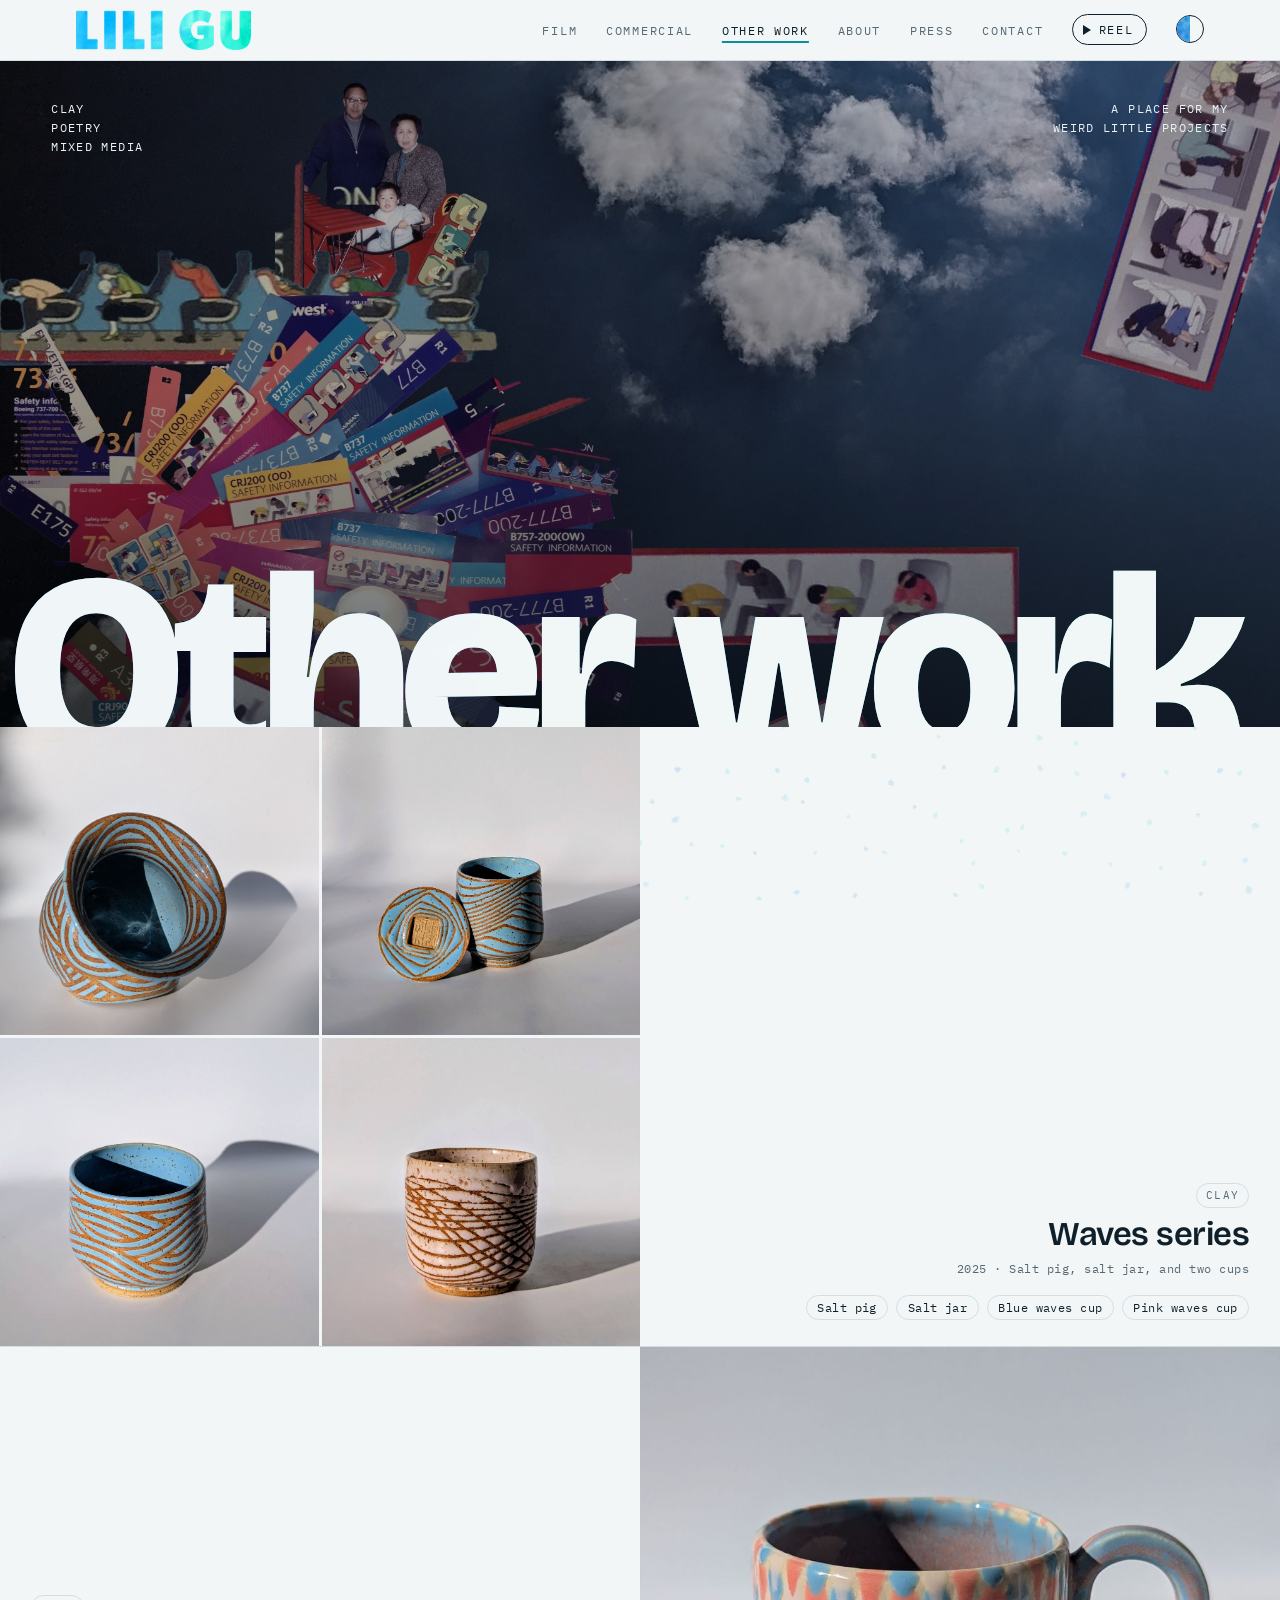
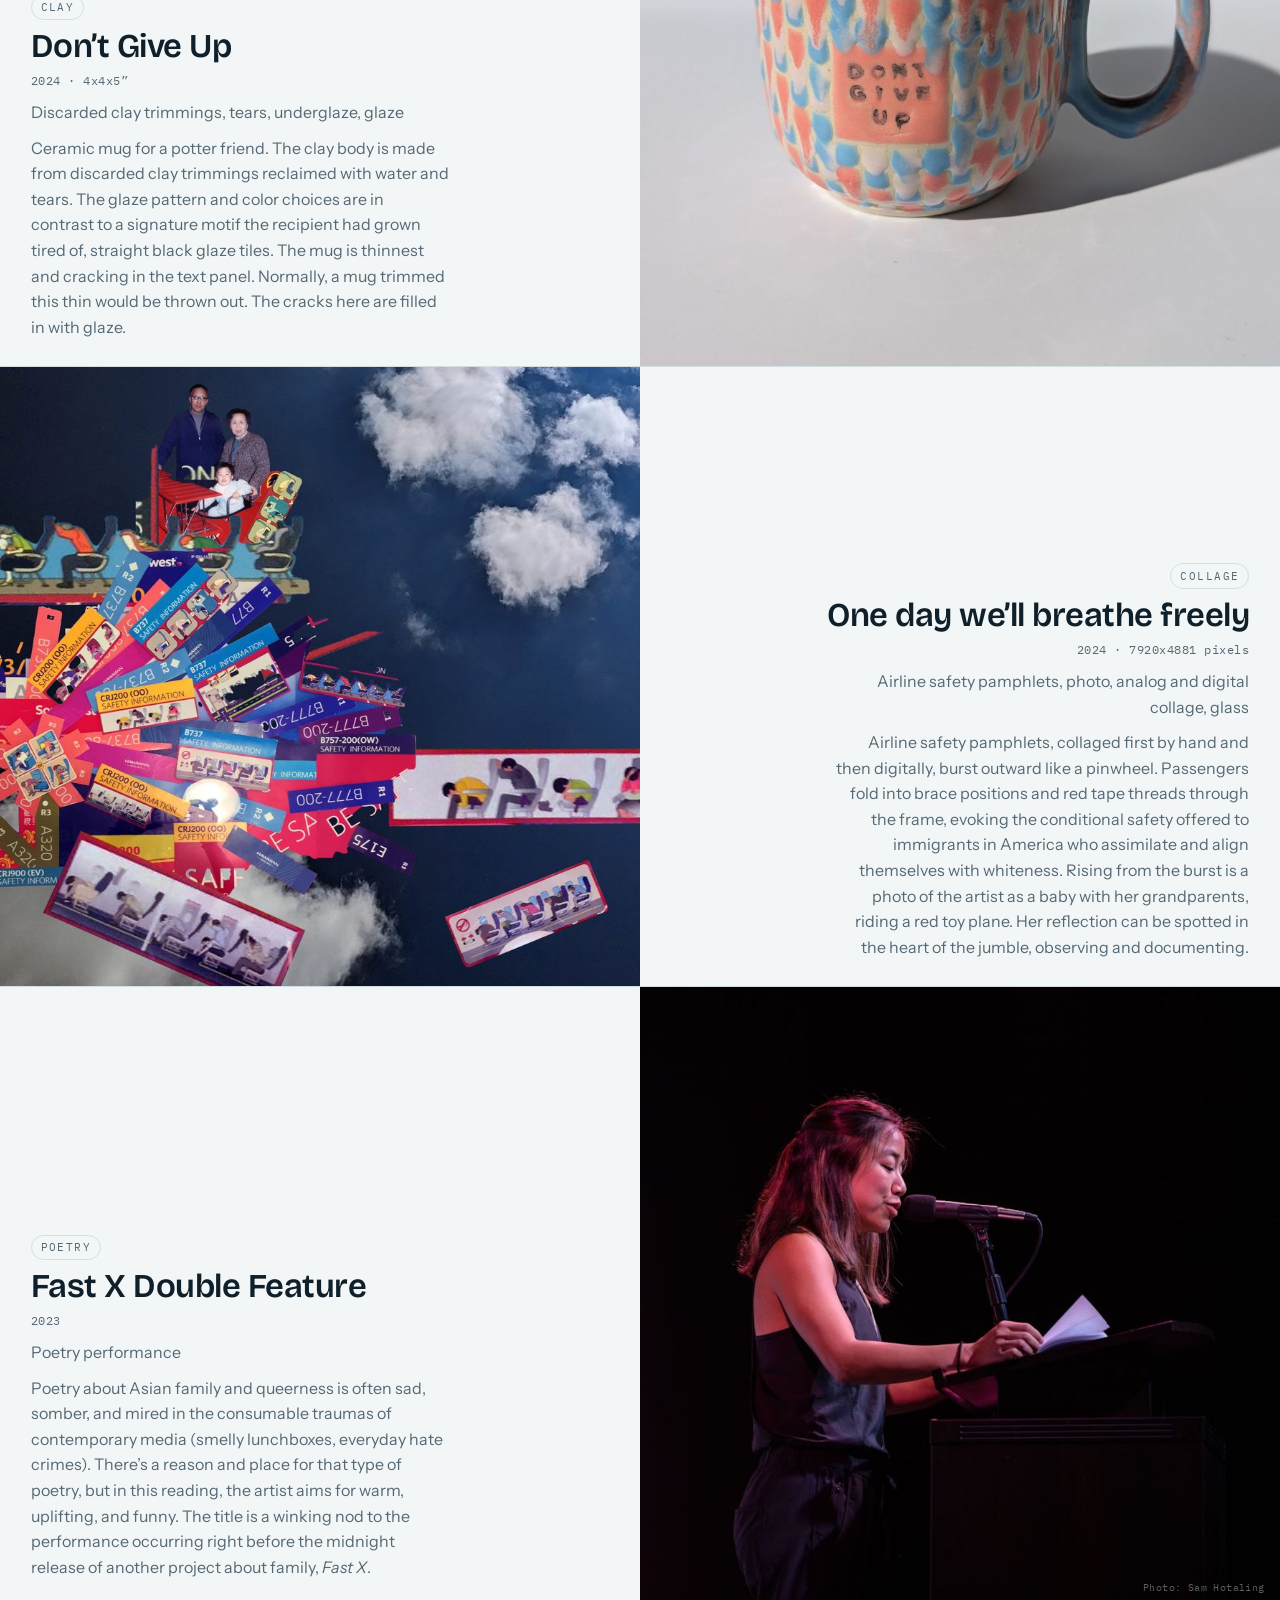
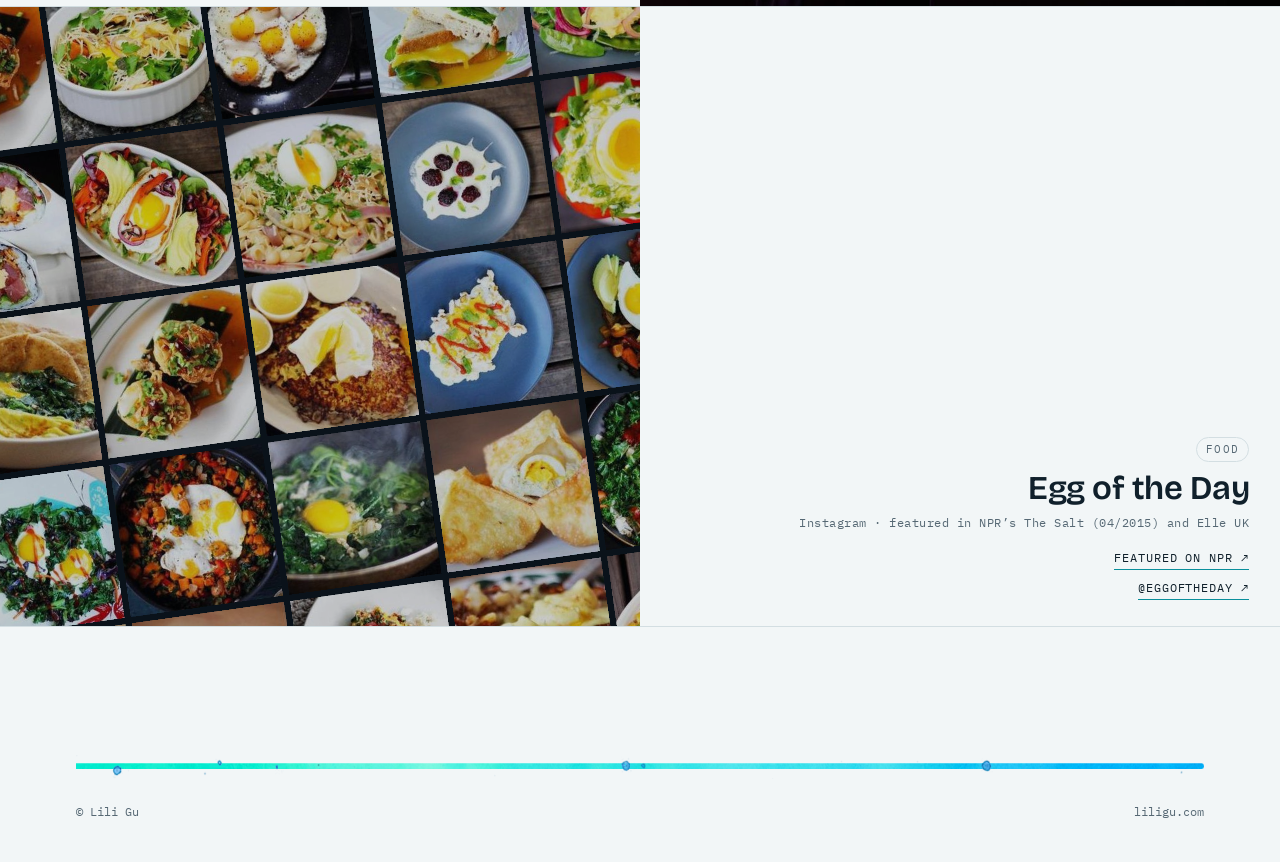
<file: other-work.html>
<!doctype html>
<html lang="en">
<head>
<meta charset="utf-8">
<meta name="viewport" content="width=device-width, initial-scale=1, viewport-fit=cover">
<meta property="og:type" content="website">
<meta property="og:title" content="Other work · Lili Gu">
<meta property="og:url" content="https://www.liligu.com/other-work">
<link rel="canonical" href="https://www.liligu.com/other-work">
<meta property="og:description" content="Lili Gu is a West Coast-based filmmaker, poet, and aspiring mixed media artist.">
<meta property="og:image" content="https://www.liligu.com/img/og-lili-gu.png">
<meta property="og:image:width" content="1200">
<meta property="og:image:height" content="630">
<meta property="og:image:alt" content="LILI GU in watercolor letters">
<meta name="twitter:card" content="summary_large_image">
<meta name="twitter:image" content="https://www.liligu.com/img/og-lili-gu.png">
<style>:root{padding-top:env(safe-area-inset-top,0px);padding-bottom:env(safe-area-inset-bottom,0px)}body{margin:0}img{max-width:100%}[hidden]{display:none!important}</style>
<script data-theme-switch>
// light/dark switch: a visitor's pick is remembered and applied before the page paints; with no pick the site follows the device setting (Lili picked A, 2026-11-26)
(function(){var R=document.documentElement,K='lg-theme',M=matchMedia('(prefers-color-scheme: dark)');try{var v=localStorage.getItem(K);if(v==='light'||v==='dark')R.setAttribute('data-theme',v)}catch(e){}
function cur(){return R.getAttribute('data-theme')||(M.matches?'dark':'light')}
function lab(){var n=cur()==='dark'?'light':'dark';document.querySelectorAll('.th-drop').forEach(function(b){b.setAttribute('aria-label','Switch to '+n+' mode')})}
document.addEventListener('click',function(e){var b=e.target.closest&&e.target.closest('.th-drop');if(!b)return;var n=cur()==='dark'?'light':'dark';R.setAttribute('data-theme',n);try{localStorage.setItem(K,n)}catch(x){}lab()});
document.addEventListener('DOMContentLoaded',lab);M.addEventListener('change',lab)})();
</script>
<title>Other work · Lili Gu</title>
<meta name="description" content="Lili Gu is a West Coast-based filmmaker, poet, and aspiring mixed media artist.">
<link rel="preconnect" href="https://player.vimeo.com"><link rel="preconnect" href="https://i.vimeocdn.com"><link rel="preconnect" href="https://f.vimeocdn.com">
<link rel="preconnect" href="https://fonts.googleapis.com">
<link rel="preconnect" href="https://fonts.gstatic.com" crossorigin>
<link rel="stylesheet" href="https://fonts.googleapis.com/css2?family=Bricolage+Grotesque:opsz,wght@12..96,400;12..96,600;12..96,800&family=Instrument+Sans:ital,wght@0,400;0,500;0,600;1,400&family=IBM+Plex+Mono:wght@400;500&display=swap">
<style>
/* Layout: a single scrolling "program" — watercolor title card, now-showing works, a filmography set like end credits with real runtimes, then about / press / contact. */
:root{
  --paper:#f2f6f7; --ink:#10202b; --muted:#566874; --line:#d3dee2;
  --teal:#0a8f9c; --cyan:#27b6e8; --wash1:#3cc6f0; --wash2:#30e0c4; --wash3:#1d6fd6;
  --card:#ffffff; --sheet:url(img/splat-all-2.webp); --glint:rgba(255,255,255,.75); --dot:#a9bcc5; --hstroke:rgba(16,32,43,.24);
  --display:"Bricolage Grotesque", "Avenir Next", "Segoe UI", system-ui, sans-serif;
  --body:"Instrument Sans", "Helvetica Neue", Arial, system-ui, sans-serif;
  --mono:"IBM Plex Mono", ui-monospace, "SFMono-Regular", Menlo, monospace;
  --measure:64ch;
}
@media (prefers-color-scheme: dark){:root:not([data-theme="light"]){
  --paper:#0b151d; --ink:#e4eef1; --muted:#93a8b3; --line:#22343f;
  --teal:#3fd0d6; --cyan:#5cc8f2; --wash1:#3cc6f0; --wash2:#30e0c4; --wash3:#5b8ff0; --card:#111f29; --sheet:url(img/splat-all-bright-2.webp); --glint:rgba(220,255,255,.6); --dot:#2f4652; --hstroke:transparent; color-scheme:dark}}
:root[data-theme="dark"]{
  --paper:#0b151d; --ink:#e4eef1; --muted:#93a8b3; --line:#22343f;
  --teal:#3fd0d6; --cyan:#5cc8f2; --wash1:#3cc6f0; --wash2:#30e0c4; --wash3:#5b8ff0; --card:#111f29; --sheet:url(img/splat-all-bright-2.webp); --glint:rgba(220,255,255,.6); --dot:#2f4652; --hstroke:transparent; color-scheme:dark}

*{box-sizing:border-box}
html{scroll-behavior:smooth;scroll-padding-top:72px}
/* scroll reveal (only when JS runs and motion is allowed) */
.fx .rv{opacity:0;transform:translateY(12px);transition:opacity .35s ease-out,transform .45s cubic-bezier(.2,.7,.2,1);transition-delay:var(--d,0s)}
.fx .rv.in{opacity:1;transform:none}
.fx .dv{opacity:0;filter:blur(10px);transform:scaleY(.3);transition:opacity 1.2s ease,filter 1.5s cubic-bezier(.2,.7,.2,1),transform .9s cubic-bezier(.2,.7,.2,1)}
.fx .seen .dv{opacity:1;filter:blur(0);transform:none}
.fx h1.name{will-change:transform}
@media (prefers-reduced-motion: reduce){html{scroll-behavior:auto}*{animation:none!important;transition:none!important}}
body{background:var(--paper);color:var(--ink);font-family:var(--body);font-size:1.125rem;line-height:1.6;-webkit-font-smoothing:antialiased}
a{color:inherit;text-underline-offset:.2em;text-decoration-thickness:1px}
a:hover{color:var(--teal)}
:focus-visible{outline:2px solid var(--teal);outline-offset:3px;border-radius:2px}
.wrap{max-width:1160px;margin:0 auto;padding-left:max(16px, env(safe-area-inset-left, 0px));padding-right:max(16px, env(safe-area-inset-right, 0px))}
.skip{position:absolute;left:-999px;top:8px;background:var(--ink);color:var(--paper);padding:.5rem .8rem;z-index:50}
.skip:focus{left:16px}

/* header */
body::before{content:"";position:fixed;inset:0 0 auto;height:env(safe-area-inset-top, 0px);z-index:10;background:var(--paper)}
header.site{position:sticky;top:env(safe-area-inset-top, 0px);z-index:9;background:color-mix(in srgb, var(--paper) 88%, transparent);backdrop-filter:blur(10px);-webkit-backdrop-filter:blur(10px);border-bottom:1px solid var(--line)}
header.site .wrap{display:flex;align-items:center;justify-content:flex-end;gap:1rem;min-height:60px;flex-wrap:wrap}
.mark{font-family:var(--display);font-weight:800;letter-spacing:.32em;font-size:.86rem;text-decoration:none;white-space:nowrap}
nav ul{display:flex;gap:clamp(.8rem,2.4vw,1.8rem);list-style:none;margin:0;padding:0;flex-wrap:wrap}
nav a{font-family:var(--mono);font-size:.76rem;letter-spacing:.14em;text-transform:uppercase;text-decoration:none;color:var(--muted)}
@media (max-width:480px){nav ul{gap:.35rem .9rem}nav a{letter-spacing:.08em;font-size:.72rem}}
nav a:hover{color:var(--ink)}

/* hero */
.hero{padding-block:clamp(1.5rem,4vw,3rem) clamp(1.5rem,3vw,2.5rem);position:relative}
.hero > .wrap,.hero > .stage{position:relative;z-index:1}
/* home: Tim's paint specks float free across the first screen, away from LILI GU, and linger as you scroll */
.hero-specks{position:absolute;left:0;right:0;top:0;height:100svh;z-index:0;pointer-events:none;overflow:visible}
.hero-specks .hs{position:absolute;display:block;will-change:translate,opacity}
.hero-specks .hs .st{position:absolute;inset:0}
/* ink-speck backdrop behind every page: specks near the cursor grow, turn, and spring out of the way */
.dots-bg{position:fixed;inset:0;width:100vw;height:100vh;z-index:-1;pointer-events:none;display:block}
.hero-grid{display:grid;grid-template-columns:minmax(0,1fr);column-gap:clamp(2rem,5vw,4rem);row-gap:clamp(1.5rem,3vw,2.5rem);align-items:end}
.hero-grid > div:first-child{grid-column:1 / -1}
.eyebrow{font-family:var(--mono);font-size:.76rem;letter-spacing:.16em;text-transform:uppercase;color:var(--muted);margin:0 0 1.2rem}
h1.name{margin:0;line-height:0}
h1.name img{width:100%;height:auto;display:block}
h1.name .ttl{position:relative;display:block}
h1.name .ttl .sp{position:absolute;top:0;left:0;width:100%;height:auto}
h1.name .ttl .lt{position:relative;z-index:1;transition:transform .35s ease-out,filter .35s ease-out}
h1.name .ttl .stars{position:absolute;inset:0;z-index:2;pointer-events:none}
h1.name .ttl .sp,h1.name .ttl .stars{display:none}
h1.name .ttl > .st{position:absolute;display:block;pointer-events:none}
/* each splat is its own sprite cut from one sheet, and twinkles like a star on its own clock */
.st,.dt{position:absolute;display:block;background-repeat:no-repeat;transform-origin:50% 50%}
.st{background-image:var(--sheet);animation:tw var(--dur) ease-in-out var(--del) infinite}
@keyframes tw{0%,100%{opacity:var(--lo);transform:scale(.82) rotate(0deg);filter:brightness(1)}42%{opacity:1;transform:scale(1.12) rotate(var(--rot));filter:brightness(1.35) saturate(1.2) drop-shadow(0 0 5px var(--wash1))}58%{opacity:1;transform:scale(1) rotate(var(--rot));filter:brightness(1.1)}}
.t-dark{display:none!important}
@media (prefers-color-scheme: dark){:root:not([data-theme="light"]) .t-dark{display:block!important}:root:not([data-theme="light"]) .t-light{display:none!important}}
:root[data-theme="dark"] .t-dark{display:block!important}:root[data-theme="dark"] .t-light{display:none!important}
.reel-embed{margin:0;grid-column:1 / -1}
.reel-embed .frame{position:relative;aspect-ratio:16 / 9;border-radius:10px;overflow:hidden;background:#000;box-shadow:0 18px 50px -20px rgba(6,42,51,.45)}
.reel-embed iframe{position:absolute;inset:0;width:100%;height:100%;border:0}
.reel-embed .dim{position:absolute;inset:0;border:0;padding:0;cursor:pointer;background:rgba(7,16,22,.3);transition:background .25s,opacity .35s}
.reel-embed .dim:hover,.reel-embed .dim:focus-visible{background:rgba(7,16,22,.2)}
.reel-embed .dim:focus-visible{outline:3px solid var(--teal);outline-offset:-3px}
.reel-embed .dim.gone{opacity:0;pointer-events:none}
.reel-embed figcaption{display:flex;justify-content:space-between;flex-wrap:wrap;gap:.5rem 1.5rem;margin-top:.8rem;font-family:var(--mono);font-size:.76rem;letter-spacing:.12em;text-transform:uppercase;color:var(--muted)}
.reel-embed figcaption a{color:inherit}
/* home stage: LILI GU holds the first screen; the reel rises up from below as you scroll, playing silently */
.stage{width:min(calc(100% - 32px),1600px,calc((100svh - 210px) * 16 / 9));min-width:min(calc(100% - 32px),1128px);margin-inline:auto}
.screen{position:relative}
.rl-ctl{display:flex;flex-wrap:wrap;align-items:center;gap:.5rem 1.4rem}
.rl-ctl button{font:inherit;letter-spacing:inherit;text-transform:inherit;color:inherit;background:none;border:0;padding:0;cursor:pointer;display:inline-flex;align-items:center;gap:.45rem}
.rl-ctl button:hover{color:var(--ink)}
.rl-snd .pl{width:0;height:0;border-style:solid;border-width:5px 0 5px 8px;border-color:transparent transparent transparent currentColor}
.roll .reel-embed .dim{display:none}
.stage:not(.roll) .reel-embed{margin-top:clamp(1.5rem,3vw,2.5rem)}
.roll .reel-embed .frame iframe{pointer-events:none}
.roll.sound .reel-embed .frame iframe{pointer-events:auto}
.roll .screen h1.name{display:flex;align-items:center;min-height:max(0px,calc(100svh - 190px))}
/* breathing room: LILI GU alone on the first screen, then the reel, then the way into the rest of the site */
.roll .reel-embed{margin-top:clamp(3rem,9vh,7rem)!important}
.home .hero{padding-bottom:clamp(4rem,14vh,10rem)}
.roll .screen h1.name .ttl{width:100%}
.roll .reel-embed{margin-top:clamp(1rem,2vw,1.5rem);--p:0;transform:translate3d(0,calc((1 - var(--p)) * 110px),0) scale(calc(.8 + var(--p) * .2));transform-origin:50% 100%;opacity:calc(.25 + var(--p) * .75);will-change:transform,opacity}
.roll .reel-embed figcaption{opacity:calc((var(--p) - .7) * 3.4)}
/* overscan the silent loop a touch so no hairline of the player shows at the frame edge */
.roll:not(.sound) .reel-embed .frame iframe{transform:scale(1.025)}
/* spotlight: the rest of the page dims while the reel is fully in view and playing */
.spot{position:fixed;inset:0;background:rgb(3,9,13);opacity:calc(var(--spot,0) * .84);pointer-events:none;z-index:0}
.roll .reel-embed{position:relative;z-index:1}
.reel-embed figcaption{transition:color .4s}
.lit .reel-embed figcaption,.lit .reel-embed figcaption button:hover{color:rgba(235,246,250,.82)}
header.site{transition:opacity .3s}
html.spotlit header.site{opacity:calc(1 - var(--spot,0) * .8)}
.spot-all{position:fixed;inset:0;background:rgb(3,9,13);opacity:0;pointer-events:none;z-index:7;transition:opacity .35s}
.spot-on{position:relative;z-index:8}

/* scroll gradient: the page wash deepens as you scroll */
html.fx::before,html.fx::after{content:"";position:fixed;inset:0;z-index:-1;pointer-events:none;transition:opacity .25s linear}
html.fx::before{background:linear-gradient(180deg,rgba(60,198,240,0) 0%,rgba(60,198,240,.16) 45%,rgba(29,111,214,.30) 100%);opacity:var(--g1,0)}
html.fx::after{background:radial-gradient(120% 70% at 50% 110%,rgba(48,224,196,.42),rgba(48,224,196,0) 70%);opacity:var(--g2,0)}
@media (prefers-color-scheme: dark){:root:not([data-theme="light"]).fx::before{background:linear-gradient(180deg,rgba(29,111,214,0) 0%,rgba(29,111,214,.18) 45%,rgba(29,111,214,.38) 100%)}:root:not([data-theme="light"]).fx::after{background:radial-gradient(120% 70% at 50% 110%,rgba(48,224,196,.26),rgba(48,224,196,0) 70%)}}
:root[data-theme="dark"].fx::before{background:linear-gradient(180deg,rgba(29,111,214,0) 0%,rgba(29,111,214,.18) 45%,rgba(29,111,214,.38) 100%)}
:root[data-theme="dark"].fx::after{background:radial-gradient(120% 70% at 50% 110%,rgba(48,224,196,.26),rgba(48,224,196,0) 70%)}

/* multi-page */
.mark{margin-right:auto;display:block;line-height:0}.mark img{height:clamp(30px,4.2vw,40px);width:auto}.mark:hover img,.mark:focus-visible img{animation:markhue 3.2s ease-in-out infinite alternate}
@keyframes markhue{0%{filter:hue-rotate(0)}50%{filter:hue-rotate(-38deg) saturate(1.2)}100%{filter:hue-rotate(34deg) saturate(1.2)}}
@media (prefers-reduced-motion: reduce){.mark:hover img,.mark:focus-visible img{animation:none;opacity:.8}}
main.inner{min-height:calc(100vh - 220px)}
main.inner section.block:first-child{padding-top:clamp(2rem,5vw,3.5rem)}
nav a[aria-current="page"]{color:var(--ink);text-decoration:underline;text-decoration-color:var(--teal);text-decoration-thickness:2px;text-underline-offset:6px}
.tiles-wrap{padding-block:clamp(1rem,3vw,2rem) clamp(3rem,7vw,5.5rem)}
.tiles{display:grid;grid-template-columns:repeat(4,minmax(0,1fr));gap:1.25rem}
.tile{display:flex;flex-direction:column;gap:.8rem;text-decoration:none;color:inherit}
.tile .ph{display:block;aspect-ratio:4/5;border-radius:6px;overflow:hidden;background:var(--card)}
.tile img{width:100%;height:100%;object-fit:cover;display:block;transition:transform .6s cubic-bezier(.2,.7,.2,1),filter .4s}
.tile:hover img,.tile:focus-visible img{transform:scale(1.04)}
.tile .tl{font-family:var(--display);font-weight:600;font-size:1.15rem}
.tile .tl span{display:inline-block;transition:transform .25s}
.tile:hover .tl span{transform:translateX(4px)}
@media (max-width:900px){.tiles{grid-template-columns:repeat(2,minmax(0,1fr))}}

/* sections */
section.block{padding-block:clamp(1rem,2vw,1.5rem) clamp(3rem,7vw,5.5rem)}
section.block > :not(.wrap) + .wrap{padding-top:clamp(2.5rem,6vw,4.5rem)}
main.inner section.block:not(:has(> .bh)){padding-top:clamp(2.5rem,5vw,4rem)}
/* Tim's paint-splatter dividers: the bar runs out from the heading beside it; a glint slides along it and its specks drift */
.dv{position:relative;display:block;width:100%;min-width:0;height:clamp(10px,1.9vw,30px)}
.dv::before,.dv .bar{content:"";position:absolute;inset:0;background:var(--dots) center / 100% 100% no-repeat}
.dv::after{content:"";position:absolute;inset:0;background:var(--bar) center / 100% 100% no-repeat}
.dv.live::before,.dv.live::after{display:none}
.dv .bar{background-image:var(--bar)}
.dv .bar::after{content:"";position:absolute;inset:0;-webkit-mask:var(--bar) center / 100% 100% no-repeat;mask:var(--bar) center / 100% 100% no-repeat;background:linear-gradient(100deg,transparent 40%,var(--glint) 50%,transparent 60%) no-repeat;background-size:300% 100%;background-position:150% 0;animation:glint 9s ease-in-out var(--gd,1.8s) infinite}
.dv .dots{position:absolute;inset:0}
.dv{container-type:size}
/* round both ends of every bar (Tim's bar scans were cropped flat at the edges) */
.dv::after,.dv .bar{-webkit-mask:radial-gradient(circle 12.5cqh at 50% 47%,#000 92%,transparent) left center / 25cqh 100% no-repeat,radial-gradient(circle 12.5cqh at 50% 47%,#000 92%,transparent) right center / 25cqh 100% no-repeat,linear-gradient(#000,#000) center / calc(100% - 25cqh) 100% no-repeat;mask:radial-gradient(circle 12.5cqh at 50% 47%,#000 92%,transparent) left center / 25cqh 100% no-repeat,radial-gradient(circle 12.5cqh at 50% 47%,#000 92%,transparent) right center / 25cqh 100% no-repeat,linear-gradient(#000,#000) center / calc(100% - 25cqh) 100% no-repeat}

.dv{--a:1}.dvh.sm .dv{--a:.6}
.dt{background-image:var(--dots);animation:dd var(--dur) ease-in-out var(--del) infinite}
@keyframes glint{0%{background-position:150% 0}35%,100%{background-position:-50% 0}}
@keyframes dd{0%,100%{transform:translate(0,0) rotate(0) scale(1);opacity:1}25%{transform:translate(calc(var(--x1)*var(--a)),calc(var(--y1)*var(--a))) rotate(var(--r1)) scale(1.15);opacity:.8}50%{transform:translate(calc(var(--x2)*var(--a)),calc(var(--y2)*var(--a))) rotate(var(--r2)) scale(1.3);opacity:.6}75%{transform:translate(calc(var(--x3)*var(--a)),calc(var(--y3)*var(--a))) rotate(var(--r1)) scale(1.1);opacity:.85}}
.l-a{--bar:url(img/line-a-bar.webp);--dots:url(img/line-a-dots.webp)} .l-b{--bar:url(img/line-b-bar.webp);--dots:url(img/line-b-dots.webp)} .l-c{--bar:url(img/line-c-bar.webp);--dots:url(img/line-c-dots.webp)} .l-e{--bar:url(img/line-e-bar.webp);--dots:url(img/line-e-dots.webp)} .l-f{--bar:url(img/line-f-bar.webp);--dots:url(img/line-f-dots.webp)} .l-g{--bar:url(img/line-g-bar.webp);--dots:url(img/line-g-dots.webp)}
/* divider specks use the same colors as the background splotches: the bright sheet in dark mode */
@media (prefers-color-scheme: dark){:root:not([data-theme="light"]) .l-a{--dots:url(img/line-a-dots-bright.webp)} :root:not([data-theme="light"]) .l-b{--dots:url(img/line-b-dots-bright.webp)} :root:not([data-theme="light"]) .l-c{--dots:url(img/line-c-dots-bright.webp)} :root:not([data-theme="light"]) .l-e{--dots:url(img/line-e-dots-bright.webp)} :root:not([data-theme="light"]) .l-f{--dots:url(img/line-f-dots-bright.webp)} :root:not([data-theme="light"]) .l-g{--dots:url(img/line-g-dots-bright.webp)}}
:root[data-theme="dark"] .l-a{--dots:url(img/line-a-dots-bright.webp)} :root[data-theme="dark"] .l-b{--dots:url(img/line-b-dots-bright.webp)} :root[data-theme="dark"] .l-c{--dots:url(img/line-c-dots-bright.webp)} :root[data-theme="dark"] .l-e{--dots:url(img/line-e-dots-bright.webp)} :root[data-theme="dark"] .l-f{--dots:url(img/line-f-dots-bright.webp)} :root[data-theme="dark"] .l-g{--dots:url(img/line-g-dots-bright.webp)}
.dvh{display:grid;grid-template-columns:auto minmax(3rem,1fr);align-items:center;column-gap:clamp(1rem,2.5vw,1.8rem)}
.dvh > :first-child{margin:0}
.dvh .dv{height:clamp(12px,2.1vw,30px);margin-right:calc(4px - max(16px, env(safe-area-inset-right, 0px)));translate:0 .08em}
.dvh.sm{margin-bottom:1.1rem}
.dvh.sm .dv{height:clamp(9px,1.2vw,16px);translate:0 0}
.about-dv{margin-bottom:clamp(2rem,5vw,3.5rem)}
#about .sec-head{margin-bottom:clamp(1.8rem,4vw,2.8rem)}
footer .dv{margin-bottom:1.5rem}
.sec-head:not(.dvh){display:flex;justify-content:space-between;align-items:baseline;gap:1rem;flex-wrap:wrap;margin-bottom:2.2rem}
h2{font-family:var(--display);font-weight:800;font-size:clamp(2rem,5vw,3.4rem);letter-spacing:-.03em;line-height:1;margin:0;text-wrap:balance}
.sec-note{font-family:var(--mono);font-size:.78rem;letter-spacing:.06em;color:var(--muted);margin:0}

/* now: works in progress */
.now{display:grid;grid-template-columns:repeat(6,minmax(0,1fr));gap:1.25rem}
.work{grid-column:span 2;display:flex;flex-direction:column;gap:.85rem;min-width:0}
.work.wide{grid-column:span 3}
.swatch{aspect-ratio:4/3;max-width:100%;border-radius:4px;position:relative;overflow:hidden;background:var(--card);border:1px solid var(--line)}
.swatch::before{content:"";position:absolute;inset:-20%;filter:blur(18px);opacity:.9;background:var(--g)}
.swatch span{position:absolute;left:1rem;bottom:.8rem;right:1rem;font-family:var(--display);font-weight:800;font-size:clamp(1.4rem,3vw,2.1rem);line-height:.95;letter-spacing:-.02em;color:#fff;text-shadow:0 1px 18px rgba(0,30,40,.35)}
.swatch .tag{position:absolute;top:.8rem;left:1rem;font-family:var(--mono);font-size:.68rem;letter-spacing:.14em;text-transform:uppercase;color:#fff;background:rgba(6,30,40,.35);padding:.2rem .5rem;border-radius:2px;right:auto;bottom:auto;text-shadow:none}
.work h3{font-family:var(--display);font-weight:600;font-size:1.2rem;margin:0;line-height:1.2}
.meta{font-family:var(--mono);font-size:.76rem;letter-spacing:.04em;color:var(--muted);margin:0}
.work p{margin:0;font-size:1rem}
.work .links{display:flex;gap:1rem;flex-wrap:wrap;font-family:var(--mono);font-size:.76rem;letter-spacing:.04em}

.sub{font-family:var(--mono);font-size:.76rem;letter-spacing:.16em;text-transform:uppercase;color:var(--muted);font-weight:500;margin:0 0 1.1rem}
.now + .sub{margin-top:3.5rem}
.now{grid-template-columns:repeat(2,minmax(0,1fr))}
.also{font-family:var(--mono);font-size:.76rem;letter-spacing:.04em;color:var(--muted);margin:1.4rem 0 0}
.also a{color:inherit}
.also + .sub{margin-top:3.5rem}
.now .work{grid-column:auto}
.other{display:grid;grid-template-columns:repeat(3,minmax(0,1fr));gap:1.25rem}
.other .swatch,.other .photo{aspect-ratio:1/1}
.other .work{grid-column:auto}
.photo{aspect-ratio:16/9;max-width:100%;border-radius:4px;overflow:hidden;background:var(--line);position:relative}
.photo img{width:100%;height:100%;object-fit:cover;display:block}
.photo .tag{position:absolute;top:.8rem;left:1rem;font-family:var(--mono);font-size:.68rem;letter-spacing:.14em;text-transform:uppercase;color:#fff;background:rgba(6,30,40,.55);padding:.2rem .5rem;border-radius:2px}
.now .photo{aspect-ratio:4/3}
.feature{display:grid;grid-template-columns:minmax(0,1.6fr) minmax(0,1fr);gap:clamp(1.5rem,4vw,3rem);align-items:end;margin-bottom:3.5rem}
.feature .photo{aspect-ratio:16/9}
.feature h3{font-family:var(--display);font-weight:800;font-size:clamp(1.8rem,4vw,2.8rem);line-height:1;letter-spacing:-.025em;margin:.4rem 0 .8rem;text-wrap:balance}
.feature p{margin:0 0 .4rem}
.screening{margin:3rem 0 0;display:grid;grid-template-columns:1fr 1fr;gap:.75rem}
.screening img{width:100%;height:100%;object-fit:cover;display:block;border-radius:4px;aspect-ratio:3/2;max-width:100%}
.screening figcaption{grid-column:1 / -1;font-family:var(--mono);font-size:.76rem;color:var(--muted);letter-spacing:.04em}

/* filmography */
.filters{display:flex;gap:.5rem;flex-wrap:wrap;margin-bottom:1.4rem}
.chip{font-family:var(--mono);font-size:.74rem;letter-spacing:.08em;text-transform:uppercase;border:1px solid var(--line);background:transparent;color:var(--muted);padding:.45rem .8rem;border-radius:999px;cursor:pointer}
.chip[aria-pressed="true"]{background:var(--ink);color:var(--paper);border-color:var(--ink)}
.chip:hover{border-color:var(--ink);color:var(--ink)}
.chip[aria-pressed="true"]:hover{color:var(--paper)}
.film-list{list-style:none;margin:0;padding:0;border-top:1px solid var(--ink)}
.film{display:grid;grid-template-columns:4.5rem 8.5rem minmax(0,1fr) 9rem 6.5rem;gap:1rem;align-items:baseline;padding:1.05rem 0;border-bottom:1px solid var(--line)}
.film .yr,.film .form,.film .trt{font-family:var(--mono);font-size:.8rem;color:var(--muted);font-variant-numeric:tabular-nums}
.film .trt{text-align:right}
.film .th{width:100%;aspect-ratio:16/9;border-radius:3px;overflow:hidden;background:var(--line);align-self:start}
.film .th img{width:100%;height:100%;object-fit:cover;display:block}
.film .t{font-family:var(--display);font-weight:600;font-size:clamp(1.15rem,2.2vw,1.45rem);line-height:1.2;letter-spacing:-.01em}
.film .t a{text-decoration:none;border-bottom:1px solid var(--teal)}
.film .role{display:block;font-family:var(--body);font-style:italic;font-size:.95rem;color:var(--muted);margin-top:.15rem}
.film ul.laurels{list-style:none;margin:.55rem 0 0;padding:0;display:flex;flex-direction:column;gap:.2rem}
.film ul.laurels li{font-family:var(--body);font-size:.95rem;padding-left:1.1rem;position:relative}
.film ul.laurels li::before{content:"";position:absolute;left:0;top:.62em;width:.5rem;height:.5rem;border-radius:50%;background:linear-gradient(135deg,var(--wash1),var(--wash2))}
.film-total{display:flex;justify-content:space-between;gap:1rem;flex-wrap:wrap;font-family:var(--mono);font-size:.78rem;color:var(--muted);padding-top:1rem;font-variant-numeric:tabular-nums}

/* about */
.portrait{margin:0 0 2rem;border-radius:4px;overflow:hidden;aspect-ratio:4/5;max-width:100%;background:var(--line)}
.portrait img{width:100%;height:100%;object-fit:cover;display:block}
.about{display:grid;grid-template-columns:minmax(0,1.5fr) minmax(0,1fr);gap:clamp(2rem,5vw,4.5rem)}
.about .bio p{margin:0 0 1.2rem;max-width:var(--measure)}
.statement{margin-top:2.4rem;padding-top:2rem;border-top:1px solid var(--line)}
.stmt-h{font-family:var(--mono);font-size:.76rem;letter-spacing:.14em;text-transform:uppercase;color:var(--muted);font-weight:500;margin:0 0 1.2rem}
.pull{margin:0}
.pull p{margin:0;max-width:22ch;font-family:var(--display);font-weight:600;font-size:clamp(1.6rem,3.2vw,2.4rem);line-height:1.12;letter-spacing:-.02em;text-wrap:balance;background:linear-gradient(100deg,var(--wash3),var(--teal));-webkit-background-clip:text;background-clip:text;color:transparent}
.stmt{margin-top:1.6rem}
.stmt summary{cursor:pointer;list-style:none;display:inline-flex;gap:.5rem;align-items:center;font-family:var(--mono);font-size:.78rem;letter-spacing:.1em;text-transform:uppercase;border:1px solid var(--line);border-radius:999px;padding:.55rem 1.1rem;color:var(--ink)}
.stmt summary::-webkit-details-marker{display:none}
.stmt summary:hover{border-color:var(--ink)}
.stmt .close-l,.stmt[open] .open-l{display:none}.stmt[open] .close-l{display:inline}
.stmt .chev{transition:transform .25s}.stmt[open] .chev{transform:rotate(180deg)}
.stmt .cols{margin-top:1.6rem;max-width:var(--measure)}
.stmt .cols p{margin:0 0 1.1rem;font-size:1.02rem;line-height:1.6;break-inside:avoid-column}
.honors h3{font-family:var(--mono);font-size:.76rem;letter-spacing:.14em;text-transform:uppercase;color:var(--muted);font-weight:500;margin:0 0 .8rem}
.honors ul{list-style:none;margin:0 0 2rem;padding:0;border-top:1px solid var(--line)}
.honors li{padding:.7rem 0;border-bottom:1px solid var(--line);font-size:1rem;line-height:1.35}

/* press */
.press{list-style:none;margin:0;padding:0;display:grid;grid-template-columns:repeat(2,minmax(0,1fr));column-gap:2.5rem}
.press li{border-top:1px solid var(--line)}
.press a{display:grid;grid-template-columns:5.5rem minmax(0,1fr) auto;gap:1rem;align-items:baseline;padding:1.05rem 0;text-decoration:none}
.press .d{font-family:var(--mono);font-size:.78rem;color:var(--muted);font-variant-numeric:tabular-nums}
.press .o{font-family:var(--display);font-weight:600;font-size:1.1rem;line-height:1.25}
.press .k{display:block;font-family:var(--body);font-weight:400;font-style:italic;font-size:.95rem;color:var(--muted)}
.press .arr{font-family:var(--mono);color:var(--teal);transition:transform .2s}
.press a:hover .arr{transform:translate(3px,-3px)}

/* contact */
.contact{display:grid;grid-template-columns:minmax(0,1.2fr) minmax(0,1fr);gap:2.5rem;align-items:end}
.contact .big{font-family:var(--display);font-weight:800;font-size:clamp(2.4rem,7vw,5rem);line-height:.95;letter-spacing:-.035em;margin:0}
.contact .big a{text-decoration:none;background:url(img/wc-fill.webp) center/cover;-webkit-background-clip:text;background-clip:text;color:transparent}
.contact .big a:hover{opacity:.85}
/* one gentle key-press when the page loads: the words dip in and spring back (Lili picked A, 2026-11-26) */
.contact .big a{display:inline-block;transform-origin:50% 60%}
@keyframes ctpress{0%{transform:scale(1)}18%{transform:scale(.955) translateY(2px)}42%{transform:scale(1.02)}62%{transform:scale(.995)}100%{transform:none}}
@media (prefers-reduced-motion:no-preference){.contact .big a{animation:ctpress .7s cubic-bezier(.3,.7,.3,1) .5s both}}
.ct-wrap{display:grid;grid-template-columns:minmax(0,1.6fr) minmax(0,.75fr);gap:clamp(2rem,5vw,4rem);align-items:end}
.ct-wrap .contact{grid-template-columns:minmax(0,1fr)}
.ct-ph{margin:0;border-radius:6px;overflow:hidden;aspect-ratio:3/4;background:var(--card)}.ct-ph img{width:100%;height:100%;object-fit:cover;display:block}
@media (max-width:760px){.ct-wrap{grid-template-columns:minmax(0,1fr)}.ct-ph{max-width:420px}}
.socials{list-style:none;margin:0;padding:0;border-top:1px solid var(--line)}
.socials a{display:flex;justify-content:space-between;gap:1rem;padding:.9rem 0;border-bottom:1px solid var(--line);text-decoration:none}
.socials .s{font-family:var(--mono);font-size:.78rem;letter-spacing:.12em;text-transform:uppercase;color:var(--muted)}
footer{padding-block:2.5rem;font-family:var(--mono);font-size:.74rem;color:var(--muted)}
footer .frow{display:flex;justify-content:space-between;gap:1rem;flex-wrap:wrap}

@media (max-width:900px){
  .hero-grid,.about,.contact{grid-template-columns:minmax(0,1fr)}
  .now{grid-template-columns:repeat(2,minmax(0,1fr))}
  .work,.work.wide{grid-column:span 1}
  .press{grid-template-columns:minmax(0,1fr)}
  .other{grid-template-columns:repeat(2,minmax(0,1fr))}
}
@media (max-width:640px){
  nav{width:100%}
  header.site .wrap{padding-block:.6rem}
  .now,.other{grid-template-columns:minmax(0,1fr)}
  .film{grid-template-columns:5.5rem minmax(0,1fr);column-gap:.9rem;row-gap:.15rem}
  .film .th{grid-column:1;grid-row:1 / span 3}
  .film .yr{grid-column:2;grid-row:1}
  .film > div{grid-column:2;grid-row:2}
  .film .form{display:none}
  .film .trt{grid-column:2;grid-row:3;text-align:left}
  .feature{grid-template-columns:minmax(0,1fr)}
  .press a{grid-template-columns:4.6rem minmax(0,1fr) auto}
}
/* commercial & branded */
.logos{margin:0 0 3.5rem}
.marquee{display:flex;overflow:hidden;-webkit-mask-image:linear-gradient(90deg,transparent,#000 8%,#000 92%,transparent);mask-image:linear-gradient(90deg,transparent,#000 8%,#000 92%,transparent)}
.track{display:flex;align-items:center;gap:clamp(2.5rem,5vw,4.5rem);list-style:none;margin:0;padding:.6rem clamp(1.25rem,2.5vw,2.25rem);flex:none;animation:logos 45s linear infinite}
.marquee:hover .track{animation-play-state:paused}
.track li{flex:none;display:flex}
.lg{height:30px;width:auto;opacity:.72;display:block}
.lg.sq{height:48px}
.lg.wide{height:23px}
.lg.fu{height:15px}
/* Commercial keeps its divider lines clean: no paint specks */
body:has(#brand) .dv::before,body:has(#brand) .dv .dots{display:none}
@media (prefers-color-scheme: dark){:root:not([data-theme="light"]) .lg{filter:invert(1);opacity:.8}}
:root[data-theme="dark"] .lg{filter:invert(1);opacity:.8}
@keyframes logos{to{transform:translateX(-100%)}}
.cs{margin:0 0 3.5rem;padding:0 0 3.5rem;border-bottom:1px solid var(--line)}
.cs-eb{font-family:var(--mono);font-size:.8rem;letter-spacing:.14em;text-transform:uppercase;color:var(--teal);font-weight:600;margin:0 0 .8rem}
.cs-h{font-family:var(--display);font-weight:800;font-size:clamp(1.7rem,4vw,2.8rem);letter-spacing:-.025em;line-height:1.05;margin:0 0 1rem;max-width:22ch;text-wrap:balance}
.cs-lede{max-width:60ch;margin:0 0 2rem;color:var(--ink)}
.cs-hero{display:grid;gap:.9rem;margin:0 0 1.6rem}
.cs-hero .photo{border-radius:6px}
.cs-hero .vid .play{width:84px;height:84px;margin:-42px 0 0 -42px}.cs-hero .vid .play::after{left:34px;top:26px;border-width:16px 0 16px 25px}
.cs-cap h4{font-family:var(--display);font-weight:600;font-size:clamp(1.15rem,2.2vw,1.5rem);line-height:1.2;margin:.25rem 0 0}
.cs .photo iframe{position:absolute;inset:0;width:100%;height:100%;border:0}
.cs-facts{display:grid;grid-template-columns:repeat(4,minmax(0,1fr));gap:1rem 1.5rem;margin:0 0 2.6rem;padding:1.1rem 0;border-top:1px solid var(--ink);border-bottom:1px solid var(--line)}
.cs-facts dt{font-family:var(--mono);font-size:.7rem;letter-spacing:.14em;text-transform:uppercase;color:var(--muted);margin:0 0 .3rem}
.cs-facts dd{margin:0;font-size:1rem;line-height:1.4}
.cs-grid{display:grid;grid-template-columns:repeat(4,minmax(0,1fr));gap:1.8rem 1.25rem}
.cs-grid .work{grid-column:auto;gap:.55rem}
.cs-grid .work h3{font-size:1rem;line-height:1.25}
.cs-grid .meta{margin-top:.15rem}
.cs-more{margin-top:1.8rem}
@media (max-width:900px){.cs-grid{grid-template-columns:repeat(2,minmax(0,1fr))}.cs-facts{grid-template-columns:repeat(2,minmax(0,1fr))}}
@media (max-width:520px){.cs-grid{gap:1.4rem .9rem}.cs-grid .work h3{font-size:.92rem}.cs-hero .vid .play{width:64px;height:64px;margin:-32px 0 0 -32px}.cs-hero .vid .play::after{left:26px;top:20px;border-width:12px 0 12px 19px}}
.cs-strip{display:grid;grid-auto-flow:column;grid-auto-columns:calc((100% - 3.75rem)/4.4);gap:1.25rem;overflow-x:auto;overscroll-behavior-x:contain;scroll-snap-type:x mandatory;padding:0 0 1rem;scrollbar-width:thin;scrollbar-color:var(--teal) transparent}
.cs-strip .work{grid-column:auto;gap:.55rem;scroll-snap-align:start;min-width:0}
.cs-strip .work h3{font-size:1rem;line-height:1.25}
.cs-strip .meta{margin-top:.15rem}
.cs-strip:focus-visible{outline:2px solid var(--teal);outline-offset:4px}
@media (max-width:900px){.cs-strip{grid-auto-columns:calc((100% - 1.25rem)/2.3)}}
@media (max-width:520px){.cs-strip{grid-auto-columns:70%;gap:.9rem}.cs-strip .work h3{font-size:.92rem}}
.cs-pair{display:grid;grid-template-columns:repeat(2,minmax(0,1fr));gap:1.6rem 1.25rem}.cs-pair .cs-hero{margin:0}
@media (max-width:700px){.cs-pair{grid-template-columns:1fr}}
.cs-sw{position:relative}
.cs-strip.drag{cursor:grabbing;scroll-snap-type:none;user-select:none}.cs-strip.drag .vid{pointer-events:none}
.cs-nav{all:unset;position:absolute;top:calc(var(--cs-thumb,140px)/2);z-index:2;width:44px;height:44px;margin-top:-22px;border-radius:50%;background:rgba(7,16,22,.78);border:1px solid rgba(255,255,255,.25);color:#fff;font-size:1.3rem;line-height:44px;text-align:center;cursor:pointer;transition:opacity .2s,background .2s;box-shadow:0 4px 16px rgba(0,0,0,.35)}
.cs-nav:hover,.cs-nav:focus-visible{background:var(--teal)}.cs-nav:focus-visible{outline:2px solid #fff;outline-offset:2px}
.cs-prev{left:-14px}.cs-next{right:-14px}.cs-nav[disabled]{opacity:0;pointer-events:none}
@media (max-width:520px){.cs-nav{width:38px;height:38px;margin-top:-19px;line-height:38px}.cs-prev{left:-6px}.cs-next{right:-6px}}
@media (prefers-reduced-motion: reduce){.track{animation:none;flex-wrap:wrap;justify-content:center}.track[aria-hidden]{display:none}.marquee{-webkit-mask-image:none;mask-image:none}}
.bgrid{display:grid;grid-template-columns:repeat(2,minmax(0,1fr));gap:2rem 1.25rem}
.bgrid + .sub,.social + .sub,.feed + .sub,.feed + dialog + .sub{margin-top:3.5rem}
#brand .wrap > .dvh.sm{margin-top:3.5rem}#brand .logos + .dvh.sm,#brand .cs + .dvh.sm,#brand .feature + .dvh.sm{margin-top:0}
.collab h3{font-size:clamp(1.5rem,3vw,2.2rem)}
.photo.crop iframe{transform:scale(1.1)}
.bgrid .photo.edge iframe{inset:-3px;width:calc(100% + 6px);height:calc(100% + 6px)}
.social .tt{aspect-ratio:9/16;max-width:326px;background:#000}.social .tt iframe{width:100%;height:100%;border:0;display:block}
.social{display:grid;grid-template-columns:repeat(auto-fill,minmax(290px,1fr));gap:1.25rem;align-items:start;justify-items:center}
.social blockquote{margin:0!important;min-width:0!important;max-width:100%!important;width:100%!important}
.social > *{border-radius:6px;overflow:hidden}
.bgrid .work{grid-column:auto}
.bgrid .photo iframe{position:absolute;inset:0;width:100%;height:100%;border:0}
.photo > iframe{position:absolute;inset:0;width:100%;height:100%;border:0}
/* a web page that scrolls by itself inside its card */
.photo .webscroll{position:absolute;inset:0;overflow:hidden;container-type:size;background:#000}
.photo .webscroll img{height:auto;object-fit:initial;animation:webscroll 46s cubic-bezier(.45,0,.55,1) infinite alternate;will-change:transform}
@keyframes webscroll{0%,5%{transform:translateY(0)}95%,100%{transform:translateY(calc(-100% + 100cqh))}}
@media (prefers-reduced-motion: reduce){.photo .webscroll img{animation:none}}
.bgrid .photo .mv iframe{inset:auto;top:50%;left:50%;width:max(100%,177.78cqh);height:max(100%,56.25cqw)}
.bgrid .photo .mv.fit{background:#000}.bgrid .photo .mv.fit iframe{width:100cqh;height:100cqh}
.bgrid .photo .mv.lw-scan{inset:auto;left:50%;top:9%;height:54%;aspect-ratio:1;transform:translateX(-50%);background:transparent;-webkit-mask-image:radial-gradient(closest-side,#000 82%,transparent);mask-image:radial-gradient(closest-side,#000 82%,transparent)}
.work.text{justify-content:flex-start;padding:1.4rem;border:1px solid var(--line);border-radius:4px;background:var(--card)}
.bul{margin:0;padding-left:1.1rem;display:grid;gap:.4rem}
.bul li{font-size:.98rem}
.vid{all:unset;cursor:pointer;position:absolute;inset:0;display:block}
.vid img{width:100%;height:100%;object-fit:cover;display:block}
.vid .play{position:absolute;left:50%;top:50%;width:64px;height:64px;margin:-32px 0 0 -32px;border-radius:50%;background:rgba(7,16,22,.55);transition:background .2s,transform .2s}
.vid .play::after{content:"";position:absolute;left:26px;top:20px;border-style:solid;border-width:12px 0 12px 19px;border-color:transparent transparent transparent #fff}
.vid:hover .play,.vid:focus-visible .play{background:rgba(10,143,156,.85);transform:scale(1.06)}
.vid:focus-visible{outline:2px solid var(--teal);outline-offset:3px}
@media (max-width:700px){.bgrid{grid-template-columns:minmax(0,1fr)}}
.reel-btn{display:inline-flex;align-items:center;gap:.45rem;color:var(--ink)!important;border:1px solid currentColor;border-radius:999px;padding:.32rem .8rem .32rem .65rem;margin-top:-.32rem}
.reel-btn .pl{width:0;height:0;border-style:solid;border-width:5px 0 5px 8px;border-color:transparent transparent transparent currentColor}
.reel-btn:hover{background:var(--ink);color:var(--paper)!important}
/* light/dark switch: a round watercolor drop, half painted in light mode, flooded with paint in dark mode */
.th-drop{all:unset;box-sizing:border-box;display:block;width:28px;height:28px;border-radius:50%;border:1px solid var(--ink);position:relative;overflow:hidden;cursor:pointer}
.th-drop::before{content:"";position:absolute;inset:-2px;background:url(img/wc-fill.webp) 30% 50%/300% 100%;clip-path:inset(0 50% 0 0);transition:clip-path .5s cubic-bezier(.3,.7,.2,1)}
@media (prefers-color-scheme: dark){:root:not([data-theme="light"]) .th-drop::before{clip-path:inset(0)}}
:root[data-theme="dark"] .th-drop::before{clip-path:inset(0)}
.th-drop:hover::before{filter:saturate(1.3)}
.th-drop:focus-visible{outline:2px solid var(--teal,#0a8f9c);outline-offset:3px}
@media (prefers-reduced-motion:reduce){.th-drop::before{transition:none}}
.reel-pop{border:0;padding:0;background:transparent;max-width:none;max-height:none;width:min(92vw,1400px,calc((100vh - 110px) * 16 / 9))}
.reel-pop::backdrop{background:transparent}
.rp-scrim{position:fixed;inset:0;background:rgba(3,9,13,.9)}
.fx-l{position:fixed;inset:0;pointer-events:none;z-index:60;overflow:hidden}
.corner{position:absolute;left:0;top:0;width:30px;height:30px;border:0 solid #e9f6fa;will-change:transform,opacity}
.rec{position:absolute;left:0;top:0;font-family:var(--mono);font-size:.72rem;letter-spacing:.16em;color:#e9f6fa;display:flex;align-items:center;gap:.4rem}
.rec::before{content:"";width:9px;height:9px;border-radius:50%;background:#ff4d4d}
.speck{position:absolute;left:0;top:0;background:no-repeat center/100% 100%;will-change:transform,opacity}
.lifted img,.lifted iframe,.lifted .play,.lifted .pl{opacity:0}
.rp-in{position:relative;padding-top:2.8rem}
.rp-frame{aspect-ratio:16/9;background:#000}
.rp-frame iframe{width:100%;height:100%;border:0;display:block}
.rp-x{position:absolute;right:0;top:0;background:none;border:0;color:#fff;font-size:2rem;line-height:1;cursor:pointer;padding:.2rem .4rem}
/* ---- moving openers, checkerboard, filmography index ---- */
.sr{position:absolute!important;width:1px;height:1px;overflow:hidden;clip:rect(0 0 0 0);white-space:nowrap}
.bh{position:relative;height:clamp(360px,74vh,720px);overflow:hidden;background:#0b151d;color:#f2f6f7;margin:0}
main.inner section.block:has(> .bh){padding-top:0}
.mv{position:absolute;inset:0;overflow:hidden;container-type:size;background:#0b151d}
.mv img{position:absolute;inset:0;width:100%;height:100%;max-width:none;object-fit:cover;animation:drift 24s ease-in-out infinite alternate}
.mv iframe{position:absolute;top:50%;left:50%;width:max(100%,177.78cqh);height:max(100%,56.25cqw);transform:translate(-50%,-50%);border:0;pointer-events:none;opacity:0;transition:opacity 1.4s ease}
.mv.on iframe{opacity:1}
@keyframes drift{from{transform:scale(1.02)}to{transform:scale(1.13) translate3d(-1.6%,-1.2%,0)}}
.mv.wash{background:#0d3d52}
.mv.wash::before,.mv.wash::after{content:"";position:absolute;inset:-25%;filter:blur(40px);animation:wash 26s ease-in-out infinite alternate}
.mv.wash::before{background:radial-gradient(circle at 30% 40%,#f3c64a 0 9%,transparent 30%),radial-gradient(circle at 75% 65%,#0a8f9c 0 18%,transparent 45%),linear-gradient(150deg,#3cc6f0,#1d6fd6)}
.mv.wash::after{background:radial-gradient(circle at 60% 30%,#30e0c4 0 12%,transparent 38%),radial-gradient(circle at 20% 80%,#e86a5c 0 8%,transparent 30%);mix-blend-mode:screen;opacity:.75;animation-duration:19s;animation-direction:alternate-reverse}
@keyframes wash{from{transform:translate3d(-4%,-3%,0) rotate(0deg) scale(1)}to{transform:translate3d(5%,4%,0) rotate(14deg) scale(1.12)}}
.bh .mv{filter:grayscale(.3) brightness(.7)}
.bh .mv.wash{filter:none}

/* 2026-11-26 picks (Lili): painted page titles, watercolor sweep in the big words, awards blur into focus, even logo spacing, IG-style video hover, Egg of the Day wall */
.bh-w.sweep,.sec-head h2.sweep{color:transparent;-webkit-background-clip:text;background-clip:text;background-repeat:no-repeat;background-image:url(img/wc-edge.webp),url(img/wc-fill.webp);background-size:300% 100%,100% 100%;background-position:100% 0,0 0}
.sec-head h2.sweep.filled{-webkit-text-stroke:0}
#brand .bh-w.sweep{background-image:linear-gradient(100deg,#1d6fd6 0%,#27b6e8 16%,#30e0c4 30%,#f2f6f7 40%,#f2f6f7 100%);background-size:300% 100%}
.sec-head h2.sweep{padding-bottom:.08em;transition:background-position 2.2s cubic-bezier(.35,.55,.2,1) .05s,-webkit-mask-position 2.2s cubic-bezier(.35,.55,.2,1) .05s,mask-position 2.2s cubic-bezier(.35,.55,.2,1) .05s}
/* light mode: no outline and nothing under the fill, so About Lili and Press & readings paint in as the watercolor edge crosses them (Lili picked A, 2026-11-26) */
.sec-head h2.sweep{background-image:url(img/wc-fill.webp);background-size:100% 100%;-webkit-mask:url(img/wc-mask.webp) no-repeat 100% 0 / 300% 100%;mask:url(img/wc-mask.webp) no-repeat 100% 0 / 300% 100%}
/* the title shows right away in ink (light ink in dark mode), then the watercolor sweeps over it and the ink fades out underneath (Lili picked A, 2026-11-26) */
.sec-head .tw{display:inline-grid}
/* small mono aside in the upper right of a plain section head, like the .bh-l2 labels on the photo headers */
.sec-head.has-note{position:relative;padding-right:min(12rem,30vw)}
.sec-note{position:absolute;top:0;right:0;margin:0;font-family:var(--mono);font-size:.72rem;letter-spacing:.12em;text-transform:uppercase;line-height:1.65;text-align:right;color:var(--muted)}
@media (max-width:760px){.sec-note{font-size:.64rem}}
.sec-head .tw > *{grid-area:1/1}
.sec-head .ink-u{color:var(--ink);pointer-events:none;user-select:none;transition:opacity .5s}
.sec-head .tw.done .ink-u{opacity:0}
.ix ul.laurels.blur li{opacity:0;filter:blur(6px);transition:opacity .6s ease,filter .8s ease;transition-delay:calc(var(--i,0)*50ms)}
.ix ul.laurels.blur.in li{opacity:1;filter:none}
.ix ul.laurels.blur.out li{opacity:0;filter:blur(6px);transition-duration:.22s;transition-delay:0s}
#brand .logos{margin-bottom:4.9rem}#brand .logos > .dvh.sm{margin-bottom:4.8rem}
@media (hover:hover){
  #brand .cs-strip{padding-top:.8rem;margin-top:-.8rem}
  #brand .cs-strip .photo,#brand :is(.bgrid .work,.cs-hero,.cs-grid .work) .photo{transition:transform .5s cubic-bezier(.2,.75,.2,1),box-shadow .5s}
  #brand .photo img{transition:transform 1.2s cubic-bezier(.2,.75,.2,1)}
  #brand .cs-strip .work:hover .photo{transform:translateY(-.5rem) rotate(-1deg);box-shadow:0 22px 40px -18px rgba(5,20,30,.6)}
  #brand .cs-strip .work:nth-child(even):hover .photo{transform:translateY(-.5rem) rotate(1deg)}
  #brand .cs-strip .work:hover .photo img{transform:scale(1.06)}
  #brand :is(.bgrid .work,.cs-grid .work) .photo:hover,#brand .cs-hero .photo:hover{transform:translateY(-6px);box-shadow:0 30px 60px -28px rgba(5,20,30,.6)}
  #brand :is(.bgrid .work,.cs-grid .work,.cs-hero) .photo:hover img{transform:scale(1.03)}
}
.mv.eggs{background:#0b151d}
.mv.eggs .ew{position:absolute;inset:-60% -25% auto;display:grid;grid-template-columns:repeat(6,1fr);transform:rotate(-8deg);animation:eggs 60s linear infinite}
.mv.eggs .ew i{aspect-ratio:1;padding:3px;background-origin:content-box;background-clip:content-box;background-size:cover;background-position:center}
.mv.eggs::after{content:"";position:absolute;inset:0;background:rgba(5,12,17,.22)}
.bh .mv.eggs{filter:none}
@keyframes eggs{from{transform:rotate(-8deg) translateY(0)}to{transform:rotate(-8deg) translateY(-33.3333%)}}
@media (prefers-reduced-motion: reduce){.mv.eggs .ew{animation:none}}
.bh .mv iframe{transform:translate(-50%,-50%) scale(1.03)}
.mv.hv video{position:absolute;inset:0;width:100%;height:100%;object-fit:cover;display:block}
/* small clips pop out bigger on click */
.mv.pop{cursor:pointer}
.mv.pop::after{content:"";position:absolute;z-index:2;left:50%;top:50%;width:64px;height:64px;margin:-32px 0 0 -32px;border-radius:50%;background:rgba(6,20,28,.55) url("data:image/svg+xml,%3Csvg xmlns='http://www.w3.org/2000/svg' viewBox='0 0 24 24'%3E%3Cpath d='M9 6.5v11l9-5.5z' fill='%23fff'/%3E%3C/svg%3E") center/30px no-repeat;backdrop-filter:blur(4px);opacity:0;transform:scale(.85);transition:opacity .25s,transform .25s}
.mv.pop:hover::after,.mv.pop:focus-visible::after{opacity:1;transform:none}
.bh::after{content:"";position:absolute;inset:0;background:linear-gradient(to top,rgba(5,12,17,.5),transparent 50%);pointer-events:none}
.bh-w{position:absolute;z-index:1;left:max(6px,.6vw);right:0;bottom:-.19em;margin:0;font-family:var(--display);font-weight:800;font-size:var(--fs,30vw);line-height:.8;letter-spacing:-.045em;white-space:nowrap;color:#f2f6f7;text-wrap:nowrap}
.bh-l{position:absolute;z-index:1;top:clamp(1.2rem,4vw,2.4rem);margin:0;font-family:var(--mono);font-size:.72rem;letter-spacing:.12em;text-transform:uppercase;line-height:1.65;color:#e9f3f5}
.bh-l1{left:max(16px,4vw)} .bh-l2{right:max(16px,4vw);text-align:right}
.cbs{border-top:1px solid var(--line);margin-top:clamp(2.5rem,6vw,4.5rem)}
.bh + .cbs{margin-top:0;border-top:0}
.cb{display:grid;grid-template-columns:1fr 1fr;min-height:min(72vh,620px);border-bottom:1px solid var(--line)}
.cb-m{position:relative;overflow:hidden;min-height:320px}
.fx .cb-m .mv{filter:grayscale(1) brightness(.92);transition:filter 1.6s ease}
.fx .cb.in .cb-m .mv,.fx .cb:hover .cb-m .mv{filter:none}
.cb-c{display:flex;flex-direction:column;justify-content:flex-end;align-items:flex-start;padding:1.6rem max(16px,2.4vw);gap:.1rem}
.cb.r .cb-m{order:2} .cb.l .cb-c{align-items:flex-end;text-align:right}
.cb h3{font-family:var(--display);font-weight:600;font-size:clamp(1.4rem,2.6vw,2.1rem);line-height:1.1;letter-spacing:-.015em;margin:.4rem 0 .3rem}
.cb .meta{font-family:var(--mono);font-size:.78rem;letter-spacing:.04em;color:var(--muted);margin:0}
.cb .n{margin:.5rem 0 0;font-size:1rem;color:var(--muted);max-width:38ch}
.cb .go + .go{margin-top:.45rem}
.cb .go{margin-top:.8rem;font-family:var(--mono);font-size:.76rem;letter-spacing:.08em;text-transform:uppercase;text-decoration:none;border-bottom:1px solid var(--teal);padding-bottom:.1rem}
.pill{font-family:var(--mono);font-size:.66rem;letter-spacing:.14em;text-transform:uppercase;border:1px solid var(--line);color:var(--muted);padding:.2rem .55rem;border-radius:999px}
@media (max-width:760px){.cb{grid-template-columns:1fr;min-height:0}.cb-m{aspect-ratio:4/3;min-height:0}.cb.r .cb-m{order:0}.cb.l .cb-c{align-items:flex-start;text-align:left}.bh{height:min(68vh,560px)}.bh-l{font-size:.64rem}}
/* filmography index: big titles, preview panel glides beside the hovered title */
.ix{position:relative;padding-right:calc(32% + 2.5rem);border-top:1px solid var(--ink)}
.ixl{list-style:none;margin:0;padding:0}
.ixr{display:grid;grid-template-columns:3.4rem minmax(0,1fr) auto;column-gap:1rem;align-items:center;padding:.55rem 0;border-bottom:1px solid var(--line)}
.ixr .tl{display:contents}
.ixr .yr{font-family:var(--mono);font-size:.78rem;color:var(--muted);font-variant-numeric:tabular-nums}
.ixr .t{font-family:var(--display);font-weight:600;font-size:clamp(1.3rem,2.7vw,2.25rem);line-height:1.12;letter-spacing:-.025em;color:color-mix(in srgb,var(--ink) 34%,var(--paper));transition:color .35s ease;min-width:0}
.ixr .t a{text-decoration:none;color:inherit}
.ixr.on .t{color:var(--ink)}
.ixr .tags{display:flex;gap:.9rem;flex-wrap:nowrap;justify-content:flex-end;opacity:0;transform:translateX(-6px);transition:opacity .3s ease,transform .3s ease}
.ixr.on .tags{opacity:1;transform:none}
.ixr .tags span{font-family:var(--mono);font-size:.66rem;letter-spacing:.12em;text-transform:uppercase;color:var(--muted);white-space:nowrap}
.ixr .tags .vm{color:var(--teal)}
.ixr .tags .hold{color:#c0573f}
.ixr .tags .og,.ix .note.og{color:var(--teal)}
.ix .note{display:block;font-family:var(--mono);font-size:.72rem;letter-spacing:.08em;text-transform:uppercase;color:#c0573f;margin-bottom:.2rem}
.ixr .det{position:absolute;width:1px;height:1px;overflow:hidden;clip:rect(0 0 0 0)}
.ix-pv{position:absolute;top:0;right:0;width:32%;transition:transform .7s cubic-bezier(.2,.75,.2,1);will-change:transform}
.pv-m{position:relative;aspect-ratio:16/9;border-radius:4px;overflow:hidden;background:#0b151d}
.pv-m .mv img{animation-duration:14s}
.pv-m .mv iframe{opacity:0}
.pv-m .mv iframe.show{opacity:1}
.pv-m .none{position:absolute;inset:0;display:grid;place-items:center;font-family:var(--mono);font-size:.7rem;letter-spacing:.14em;text-transform:uppercase;color:#93a8b3}
.pv-c{padding-top:.8rem}
/* Film preview: make "click to watch" obvious (pill in the corner; titles open the video too) */
.pv-go{position:absolute;z-index:3;white-space:nowrap;left:.6rem;bottom:.6rem;display:inline-flex;align-items:center;gap:.45rem;padding:.38rem .7rem .38rem .45rem;border-radius:999px;background:rgba(6,20,28,.62);backdrop-filter:blur(4px);color:#fff;font-family:var(--mono);font-size:.62rem;letter-spacing:.12em;text-transform:uppercase;pointer-events:none;opacity:0;transition:opacity .25s,transform .25s}
.pv-go i{width:18px;height:18px;border-radius:50%;background:#fff url("data:image/svg+xml,%3Csvg xmlns='http://www.w3.org/2000/svg' viewBox='0 0 24 24'%3E%3Cpath d='M9 6.5v11l9-5.5z' fill='%2306141c'/%3E%3C/svg%3E") center/12px no-repeat}
.pv-m:has(.mv.pop) .pv-go{opacity:1}
.pv-m:has(.mv.pop){cursor:pointer}
.pv-m{transition:transform .35s cubic-bezier(.2,.7,.2,1),box-shadow .35s}
.pv-m:has(.mv.pop):hover{transform:scale(1.03);box-shadow:0 10px 30px rgba(0,0,0,.25)}
.pv-m:has(.mv.pop):hover .pv-go{background:var(--teal);color:#06141c}
.ixr .tags .wt{display:inline;cursor:pointer;color:var(--teal)}
.ixr:has(.wt) .t a{cursor:pointer}
.mv.pop::after{display:none}

.pv-c .role,.ixr .role{display:block;font-family:var(--body);font-style:italic;font-size:.95rem;color:var(--muted)}
.ix .spec{display:block;font-family:var(--mono);font-size:.7rem;letter-spacing:.04em;color:var(--muted);margin-top:.15rem}
.ix .eps{display:flex;align-items:center;gap:.4rem;flex-wrap:wrap;margin-top:.5rem;font-family:var(--mono);font-size:.66rem;letter-spacing:.12em;text-transform:uppercase;color:var(--muted)}
.ix .eps button{font:inherit;letter-spacing:.08em;color:var(--teal);background:none;border:1px solid currentColor;border-radius:999px;padding:.25rem .65rem;cursor:pointer}
.ix .eps button:hover,.ix .eps button:focus-visible{background:var(--teal);color:#06141c}
.ix .desc{display:block;font-family:var(--body);font-size:.9rem;line-height:1.45;margin-top:.45rem}
.ix ul.laurels{list-style:none;margin:.5rem 0 0;padding:0;display:flex;flex-direction:column;gap:.15rem}
.ix ul.laurels li{font-family:var(--body);font-size:.9rem;line-height:1.4;padding-left:1.1rem;position:relative}
.ix ul.laurels li::before{content:"";position:absolute;left:0;top:.45em;width:.5rem;height:.5rem;border-radius:50%;background:linear-gradient(135deg,var(--wash1),var(--wash2))}
@media (max-width:760px),(hover:none){.ix{padding-right:0}.ix-pv{display:none}.ixr{grid-template-columns:3rem minmax(0,1fr);row-gap:.35rem;padding:.8rem 0}.ixr .tags{grid-column:2;justify-content:flex-start;flex-wrap:wrap}.ixr .t{color:var(--ink)}.ixr .tags{opacity:1;transform:none}.ixr .det{position:static;width:auto;height:auto;clip:auto;grid-column:2}.ix .note{display:none}}

/* social feed: phone-shaped cards, staggered; tap opens the real post */
.feed{display:grid;grid-template-columns:repeat(4,minmax(0,1fr));gap:clamp(.8rem,2vw,1.6rem);padding-bottom:5rem}
.ph{position:relative;display:block;aspect-ratio:9/16;border:0;padding:0;margin:0;border-radius:22px;overflow:hidden;background:#0b151d;color:#fff;cursor:pointer;text-align:left;font:inherit;box-shadow:0 1px 0 rgba(255,255,255,.08) inset,0 18px 40px -18px rgba(5,20,30,.55);transition:transform .5s cubic-bezier(.2,.75,.2,1),box-shadow .5s;outline-offset:4px}
.ph:nth-child(even){transform:translateY(2.5rem)}
.ph:hover{transform:translateY(-.5rem) rotate(-1deg);box-shadow:0 30px 60px -20px rgba(5,20,30,.6)}
.ph:nth-child(even):hover{transform:translateY(2rem) rotate(1deg)}
.ph-m{position:absolute;inset:0}
.ph-m img{width:100%;height:100%;object-fit:cover;display:block;transition:transform 1.2s cubic-bezier(.2,.75,.2,1)}
.ph:hover .ph-m img{transform:scale(1.06)}
.ph::after{content:"";position:absolute;inset:0;background:linear-gradient(to top,rgba(4,12,18,.88) 0,rgba(4,12,18,.35) 38%,transparent 60%),linear-gradient(to bottom,rgba(4,12,18,.45),transparent 22%);pointer-events:none}
.ph-top{position:absolute;z-index:1;top:.8rem;left:.9rem;right:.9rem;display:flex;justify-content:space-between;font-family:var(--mono);font-size:.62rem;letter-spacing:.14em;text-transform:uppercase}
.ph-top .pf{background:rgba(255,255,255,.16);backdrop-filter:blur(6px);-webkit-backdrop-filter:blur(6px);padding:.2rem .5rem;border-radius:999px}
.ph-b{position:absolute;z-index:1;left:.95rem;right:.95rem;bottom:.95rem;display:flex;flex-direction:column;gap:.25rem;text-shadow:0 1px 8px rgba(0,0,0,.55)}
.ph-b .h{font-family:var(--mono);font-size:.68rem;letter-spacing:.04em;opacity:.85;overflow:hidden;text-overflow:ellipsis;white-space:nowrap}
.ph-b .cap{font-family:var(--display);font-weight:600;font-size:clamp(.95rem,1.35vw,1.15rem);line-height:1.15;letter-spacing:-.01em}
.ph-b .lk{font-family:var(--mono);font-size:.68rem;opacity:.85}
.ph-play{position:absolute;z-index:1;left:50%;top:46%;width:3.4rem;height:3.4rem;margin:-1.7rem 0 0 -1.7rem;border-radius:50%;background:rgba(255,255,255,.2);backdrop-filter:blur(8px);-webkit-backdrop-filter:blur(8px);opacity:0;transform:scale(.8);transition:opacity .35s,transform .35s}
.ph-play::before{content:"";position:absolute;left:54%;top:50%;transform:translate(-50%,-50%);border-style:solid;border-width:.6rem 0 .6rem 1rem;border-color:transparent transparent transparent #fff}
.ph:hover .ph-play,.ph:focus-visible .ph-play{opacity:1;transform:none}
.sp-pop{width:fit-content;margin:auto}
.sp-pop .rp-frame{aspect-ratio:auto;width:min(420px,88vw);height:min(82vh,760px);background:#fff;border-radius:10px;overflow:hidden}
@media (max-width:760px){.feed{display:flex;overflow-x:auto;scroll-snap-type:x mandatory;gap:.9rem;margin:0 calc(-1 * max(16px, env(safe-area-inset-left, 0px)));padding:0 max(16px, env(safe-area-inset-left, 0px)) 1.2rem;scrollbar-width:none}.feed::-webkit-scrollbar{display:none}.ph{flex:0 0 64vw;scroll-snap-align:center}.ph:nth-child(even){transform:none}.ph-play{opacity:1;transform:none}}
@media (hover:none){.ph-play{opacity:1;transform:none}}

.mv.slides img{opacity:0;animation:slide 25s ease-in-out infinite}
.mv.slides img:nth-child(2){animation-delay:5s}.mv.slides img:nth-child(3){animation-delay:10s}.mv.slides img:nth-child(4){animation-delay:15s}.mv.slides img:nth-child(5){animation-delay:20s}
@keyframes slide{0%{opacity:0;transform:scale(1.02)}4%{opacity:1}20%{opacity:1}24%{opacity:0;transform:scale(1.1)}100%{opacity:0}}
@media (prefers-reduced-motion: reduce){.mv.slides img:first-child{opacity:1}}
/* Egg of the Day: the Instagram grid drifts upward in an endless loop */
.mv.gridscroll .gs-track{position:absolute;left:0;right:0;top:0;animation:gridscroll 90s linear infinite;will-change:transform}
.mv.gridscroll img{position:static;width:100%;height:auto;display:block;object-fit:initial;opacity:1;animation:none}
@keyframes gridscroll{to{transform:translateY(-50%)}}
.cb-m:hover .gs-track{animation-play-state:paused}
@media (prefers-reduced-motion: reduce){.mv.gridscroll .gs-track{animation:none}}

.ph-credit{position:absolute;right:max(12px,1.2vw);bottom:10px;z-index:2;margin:0;font-family:var(--mono);font-size:.62rem;letter-spacing:.04em;color:#5a5f63}.ph-credit a{color:inherit;text-decoration:none}.ph-credit a:hover{color:#8a9096}
/* Other work: series cards and the photo pop-out */
.mv[data-pop],.gc{cursor:zoom-in}
.pc{list-style:none;margin:.7rem 0 0;padding:0;display:flex;flex-wrap:wrap;gap:.35rem .5rem;justify-content:inherit}
.cb.l .pc{justify-content:flex-end}
.pc button{font-family:var(--mono);font-size:.72rem;letter-spacing:.04em;color:var(--ink);background:none;border:1px solid var(--line);border-radius:999px;padding:.25rem .65rem;cursor:zoom-in}.pc button:hover{border-color:var(--teal);color:var(--teal)}
.mv.xf img,.mv.feat img{opacity:0;transition:opacity 1.4s ease}.mv.xf img.on,.mv.feat img.on{opacity:1}
.mv.gcard{display:grid;gap:3px;background:var(--paper)}
.mv.gcard.n4{grid-template-columns:1fr 1fr;grid-template-rows:1fr 1fr}
.mv.gcard.n3{grid-template-columns:1.25fr 1fr;grid-template-rows:1fr 1fr}.mv.gcard.n3 .gc:first-child{grid-row:span 2}
.gc{position:relative;padding:0;border:0;overflow:hidden;background:#0b151d}
.gc img{position:absolute;inset:0;width:100%;height:100%;object-fit:cover;animation:none;transition:transform 1.2s ease,filter 1.2s ease}
.gc:hover img{transform:scale(1.04)}
.fx .cb-m .mv.gcard{filter:none}.fx .gc img{filter:grayscale(1) brightness(.92)}.fx .gcard.in .gc img,.fx .gc:hover img{filter:none}
.fs{display:flex;flex-wrap:wrap;gap:.45rem;margin-top:.9rem}.cb.l .fs{justify-content:flex-end}
.fs button{width:62px;aspect-ratio:4/5;padding:0;border:0;border-radius:2px;overflow:hidden;cursor:pointer;opacity:.55;transition:opacity .3s;background:none}
.fs button[aria-current],.fs button:hover{opacity:1;outline:2px solid var(--teal);outline-offset:2px}
.fs img{width:100%;height:100%;object-fit:cover;display:block}
.im-pop{width:fit-content;margin:auto}
.im-pop .rp-frame{aspect-ratio:auto;background:none;line-height:0}
.im-pop .rp-frame img{display:block;max-height:calc(100vh - 9rem);max-width:min(92vw,1400px);width:auto;height:auto;border-radius:2px}
.ip-bar{display:flex;align-items:center;justify-content:space-between;gap:1rem;margin-top:.7rem;color:#e9f6fa}
.ip-bar button{background:none;border:0;color:#e9f6fa;font-size:1.6rem;line-height:1;cursor:pointer;padding:.2rem .5rem}.ip-bar button:hover{color:var(--wash2)}
.ip-bar.one button{visibility:hidden}
.ip-cap{margin:0;font-family:var(--mono);font-size:.74rem;letter-spacing:.06em;text-align:center;color:#b9cbd3}.ip-cap b{color:#e9f6fa;font-weight:500}.ip-cap span{margin-left:.8rem;opacity:.7}
@media (max-width:760px){.cb.l .pc,.cb.l .fs{justify-content:flex-start}.fs button{width:52px}}
</style>

</head>
<body>
<a class="skip" href="#main">Skip to content</a>
<header class="site">
  <div class="wrap">
    <a class="mark" href="/" aria-label="Lili Gu, home"><img class="t-light" src="/img/mark.webp" alt="" width="526" height="120"><img class="t-dark" src="/img/mark-bright.webp" alt="" width="526" height="120"></a>
    <nav aria-label="Main">
      <ul>
        <li><a href="/film">Film</a></li>
        <li><a href="/commercial">Commercial</a></li>
        <li><a href="/other-work" aria-current="page">Other work</a></li>
        <li><a href="/about">About</a></li>
        <li><a href="/press">Press</a></li>
        <li><a href="/contact">Contact</a></li>
        <li class="reel-li"><a class="reel-btn" href="https://vimeo.com/158287395" data-reel aria-haspopup="dialog"><span class="pl" aria-hidden="true"></span>Reel</a></li>
        <li class="th-li"><button class="th-drop" type="button" aria-label="Switch to dark mode" title="Light or dark"></button></li>
      </ul>
    </nav>
  </div>
</header>

<main id="main" class="inner">
  <section class="block" id="other" aria-labelledby="other-h">
    <header class="bh">
      <div class="mv" aria-hidden="true"><img src="img/collage/one-day-full.jpg" alt="" width="2048" height="1262" style="object-position:12% 0%"></div>
      <p class="bh-l bh-l1">Clay<br>Poetry<br>Mixed media</p>
      <p class="bh-l bh-l2">A place for my<br>weird little projects</p>
      <h2 class="bh-w" id="other-h" style="--fs:21vw">Other work</h2>
    </header>
    <div class="cbs"><article class="cb l"><div class="cb-m"><div class="mv gcard n4"><button type="button" class="gc" data-pop="waves" data-at="ws" data-i="0" aria-label="Salt pig"><img style="object-position:50% 82%" src="img/pottery/waves-saltpig-1.jpg" alt="A tilted salt pig carved with blue and bare-clay waves, dark blue inside" loading="lazy" width="900" height="1195"></button><button type="button" class="gc" data-pop="waves" data-at="wj" data-i="0" aria-label="Salt jar"><img style="object-position:50% 91%" src="img/pottery/waves-saltjar.jpg" alt="A small lidded jar carved with blue waves, its lid set beside it" loading="lazy" width="900" height="1195"></button><button type="button" class="gc" data-pop="waves" data-at="wb" data-i="0" aria-label="Blue waves cup"><img style="object-position:50% 59%" src="img/pottery/waves-blue.jpg" alt="A speckled cup carved with layered waves, glazed blue over bare clay" loading="lazy" width="900" height="1195"></button><button type="button" class="gc" data-pop="waves" data-at="wp" data-i="0" aria-label="Pink waves cup"><img style="object-position:50% 73%" src="img/pottery/waves-pink.jpg" alt="A speckled cup carved with crossing waves, glazed pale pink" loading="lazy" width="900" height="1195"></button></div></div><div class="cb-c"><span class="pill">Clay</span><h3>Waves series</h3><p class="meta">2025 · Salt pig, salt jar, and two cups</p><ul class="pc"><li><button type="button" data-pop="waves" data-at="ws">Salt pig</button></li><li><button type="button" data-pop="waves" data-at="wj">Salt jar</button></li><li><button type="button" data-pop="waves" data-at="wb">Blue waves cup</button></li><li><button type="button" data-pop="waves" data-at="wp">Pink waves cup</button></li></ul></div></article><article class="cb r"><div class="cb-m"><div class="mv" data-pop="img" role="button" tabindex="0"><img src="img/dontgiveup.jpg" alt="A ceramic mug glazed in coral and blue drips, stamped DON’T GIVE UP" loading="lazy" width="1000" height="1000"></div></div><div class="cb-c"><span class="pill">Clay</span><h3>Don’t Give Up</h3><p class="meta">2024 · 4x4x5”</p><p class="n">Discarded clay trimmings, tears, underglaze, glaze</p><p class="n">Ceramic mug for a potter friend. The clay body is made from discarded clay trimmings reclaimed with water and tears. The glaze pattern and color choices are in contrast to a signature motif the recipient had grown tired of, straight black glaze tiles. The mug is thinnest and cracking in the text panel. Normally, a mug trimmed this thin would be thrown out. The cracks here are filled in with glaze.</p></div></article><article class="cb l"><div class="cb-m"><div class="mv" data-pop="od" role="button" tabindex="0" aria-label="View the full collage"><img src="img/collage/one-day.jpg" alt="Airline safety cards in a pinwheel burst over a blue sky and clouds, a photo of a baby with her grandparents on a red toy plane rising out of it" loading="lazy" width="1400" height="863" style="object-position:22% 50%"></div></div><div class="cb-c"><span class="pill">Collage</span><h3>One day we’ll breathe freely</h3><p class="meta">2024 · 7920x4881 pixels</p><p class="n">Airline safety pamphlets, photo, analog and digital collage, glass</p><p class="n">Airline safety pamphlets, collaged first by hand and then digitally, burst outward like a pinwheel. Passengers fold into brace positions and red tape threads through the frame, evoking the conditional safety offered to immigrants in America who assimilate and align themselves with whiteness. Rising from the burst is a photo of the artist as a baby with her grandparents, riding a red toy plane. Her reflection can be spotted in the heart of the jumble, observing and documenting.</p></div></article><article class="cb r"><div class="cb-m"><div class="mv" data-pop="img" role="button" tabindex="0"><img src="img/fastx.jpg" alt="Lili Gu reading poetry at a microphone under red stage light" loading="lazy" width="1000" height="1000"></div><p class="ph-credit">Photo: <a href="https://www.hotalingphoto.com/" target="_blank" rel="noopener">Sam Hotaling</a></p></div><div class="cb-c"><span class="pill">Poetry</span><h3>Fast X Double Feature</h3><p class="meta">2023</p><p class="n">Poetry performance</p><p class="n">Poetry about Asian family and queerness is often sad, somber, and mired in the consumable traumas of contemporary media (smelly lunchboxes, everyday hate crimes). There’s a reason and place for that type of poetry, but in this reading, the artist aims for warm, uplifting, and funny. The title is a winking nod to the performance occurring right before the midnight release of another project about family, <i>Fast X</i>.</p></div></article><article class="cb l"><div class="cb-m"><div class="mv eggs" role="img" aria-label="A slowly scrolling wall of @eggoftheday photos, each dish topped with an egg"><div class="ew"><i style="background-image:url(img/eggs/e20.jpg)"></i><i style="background-image:url(img/eggs/e05.jpg)"></i><i style="background-image:url(img/eggs/e03.jpg)"></i><i style="background-image:url(img/eggs/e08.jpg)"></i><i style="background-image:url(img/eggs/e14.jpg)"></i><i style="background-image:url(img/eggs/e25.jpg)"></i><i style="background-image:url(img/eggs/e01.jpg)"></i><i style="background-image:url(img/eggs/e22.jpg)"></i><i style="background-image:url(img/eggs/e26.jpg)"></i><i style="background-image:url(img/eggs/e29.jpg)"></i><i style="background-image:url(img/eggs/e24.jpg)"></i><i style="background-image:url(img/eggs/e21.jpg)"></i><i style="background-image:url(img/eggs/e30.jpg)"></i><i style="background-image:url(img/eggs/e07.jpg)"></i><i style="background-image:url(img/eggs/e10.jpg)"></i><i style="background-image:url(img/eggs/e17.jpg)"></i><i style="background-image:url(img/eggs/e28.jpg)"></i><i style="background-image:url(img/eggs/e06.jpg)"></i><i style="background-image:url(img/eggs/e12.jpg)"></i><i style="background-image:url(img/eggs/e04.jpg)"></i><i style="background-image:url(img/eggs/e13.jpg)"></i><i style="background-image:url(img/eggs/e02.jpg)"></i><i style="background-image:url(img/eggs/e19.jpg)"></i><i style="background-image:url(img/eggs/e09.jpg)"></i><i style="background-image:url(img/eggs/e16.jpg)"></i><i style="background-image:url(img/eggs/e18.jpg)"></i><i style="background-image:url(img/eggs/e07.jpg)"></i><i style="background-image:url(img/eggs/e15.jpg)"></i><i style="background-image:url(img/eggs/e11.jpg)"></i><i style="background-image:url(img/eggs/e27.jpg)"></i><i style="background-image:url(img/eggs/e20.jpg)"></i><i style="background-image:url(img/eggs/e05.jpg)"></i><i style="background-image:url(img/eggs/e03.jpg)"></i><i style="background-image:url(img/eggs/e08.jpg)"></i><i style="background-image:url(img/eggs/e14.jpg)"></i><i style="background-image:url(img/eggs/e25.jpg)"></i><i style="background-image:url(img/eggs/e01.jpg)"></i><i style="background-image:url(img/eggs/e22.jpg)"></i><i style="background-image:url(img/eggs/e26.jpg)"></i><i style="background-image:url(img/eggs/e29.jpg)"></i><i style="background-image:url(img/eggs/e24.jpg)"></i><i style="background-image:url(img/eggs/e21.jpg)"></i><i style="background-image:url(img/eggs/e30.jpg)"></i><i style="background-image:url(img/eggs/e07.jpg)"></i><i style="background-image:url(img/eggs/e10.jpg)"></i><i style="background-image:url(img/eggs/e17.jpg)"></i><i style="background-image:url(img/eggs/e28.jpg)"></i><i style="background-image:url(img/eggs/e06.jpg)"></i><i style="background-image:url(img/eggs/e12.jpg)"></i><i style="background-image:url(img/eggs/e04.jpg)"></i><i style="background-image:url(img/eggs/e13.jpg)"></i><i style="background-image:url(img/eggs/e02.jpg)"></i><i style="background-image:url(img/eggs/e19.jpg)"></i><i style="background-image:url(img/eggs/e09.jpg)"></i><i style="background-image:url(img/eggs/e16.jpg)"></i><i style="background-image:url(img/eggs/e18.jpg)"></i><i style="background-image:url(img/eggs/e07.jpg)"></i><i style="background-image:url(img/eggs/e15.jpg)"></i><i style="background-image:url(img/eggs/e11.jpg)"></i><i style="background-image:url(img/eggs/e27.jpg)"></i><i style="background-image:url(img/eggs/e20.jpg)"></i><i style="background-image:url(img/eggs/e05.jpg)"></i><i style="background-image:url(img/eggs/e03.jpg)"></i><i style="background-image:url(img/eggs/e08.jpg)"></i><i style="background-image:url(img/eggs/e14.jpg)"></i><i style="background-image:url(img/eggs/e25.jpg)"></i><i style="background-image:url(img/eggs/e01.jpg)"></i><i style="background-image:url(img/eggs/e22.jpg)"></i><i style="background-image:url(img/eggs/e26.jpg)"></i><i style="background-image:url(img/eggs/e29.jpg)"></i><i style="background-image:url(img/eggs/e24.jpg)"></i><i style="background-image:url(img/eggs/e21.jpg)"></i><i style="background-image:url(img/eggs/e30.jpg)"></i><i style="background-image:url(img/eggs/e07.jpg)"></i><i style="background-image:url(img/eggs/e10.jpg)"></i><i style="background-image:url(img/eggs/e17.jpg)"></i><i style="background-image:url(img/eggs/e28.jpg)"></i><i style="background-image:url(img/eggs/e06.jpg)"></i><i style="background-image:url(img/eggs/e12.jpg)"></i><i style="background-image:url(img/eggs/e04.jpg)"></i><i style="background-image:url(img/eggs/e13.jpg)"></i><i style="background-image:url(img/eggs/e02.jpg)"></i><i style="background-image:url(img/eggs/e19.jpg)"></i><i style="background-image:url(img/eggs/e09.jpg)"></i><i style="background-image:url(img/eggs/e16.jpg)"></i><i style="background-image:url(img/eggs/e18.jpg)"></i><i style="background-image:url(img/eggs/e07.jpg)"></i><i style="background-image:url(img/eggs/e15.jpg)"></i><i style="background-image:url(img/eggs/e11.jpg)"></i><i style="background-image:url(img/eggs/e27.jpg)"></i></div></div></div><div class="cb-c"><span class="pill">Food</span><h3>Egg of the Day</h3><p class="meta">Instagram · featured in NPR’s The Salt (04/2015) and Elle UK</p><a class="go" href="https://www.npr.org/sections/thesalt/2015/04/06/396673905/does-your-food-have-a-bad-case-of-the-blahs-put-an-egg-on-it" target="_blank" rel="noopener">Featured on NPR ↗</a><a class="go" href="https://www.instagram.com/eggoftheday/" target="_blank" rel="noopener">@eggoftheday ↗</a></div></article></div>
<dialog class="reel-pop im-pop" id="im-pop" aria-label="Photo"><div class="rp-in"><button class="rp-x" type="button" aria-label="Close">×</button><div class="rp-frame"><img alt=""></div><div class="ip-bar"><button class="ip-p" type="button" aria-label="Previous photo">←</button><p class="ip-cap"></p><button class="ip-n" type="button" aria-label="Next photo">→</button></div></div></dialog>
<script data-gallery>
(function(){var D={"od": {"t": "One day we’ll breathe freely", "y": "2024", "s": "One day we’ll breathe freely", "p": [["img/collage/one-day-full.jpg", "Airline safety cards in a pinwheel burst over a blue sky and clouds, a photo of a baby with her grandparents on a red toy plane rising out of it"]]}, "wb": {"t": "Blue waves cup", "y": "2025", "s": "Waves series", "p": [["img/pottery/waves-blue.jpg", "A speckled cup carved with layered waves, glazed blue over bare clay"]]}, "wp": {"t": "Pink waves cup", "y": "2025", "s": "Waves series", "p": [["img/pottery/waves-pink.jpg", "A speckled cup carved with crossing waves, glazed pale pink"]]}, "wj": {"t": "Salt jar", "y": "2025", "s": "Waves series", "p": [["img/pottery/waves-saltjar.jpg", "A small lidded jar carved with blue waves, its lid set beside it"]]}, "ws": {"t": "Salt pig", "y": "2025", "s": "Waves series", "p": [["img/pottery/waves-saltpig-1.jpg", "A tilted salt pig carved with blue and bare-clay waves, dark blue inside"], ["img/pottery/waves-saltpig-2.jpg", "The salt pig from a lower angle"]]}},SER={"waves": {"t": "Waves series", "y": "2025", "ids": ["ws", "wj", "wb", "wp"]}},d=document.getElementById('im-pop');if(!d||!d.showModal)return;
var im=d.querySelector('.rp-frame img'),cp=d.querySelector('.ip-cap'),bar=d.querySelector('.ip-bar'),L=[],k=0;
// slideshows and featured photos crossfade
function step(m,n){var ims=m.querySelectorAll('img'),i=[].findIndex.call(ims,function(x){return x.classList.contains('on')});ims[i].classList.remove('on');n=n==null?(i+1)%ims.length:n;ims[n].classList.add('on');return n}
setInterval(function(){document.querySelectorAll('.mv.xf').forEach(function(m){if(m.offsetParent&&!m.matches(':hover'))step(m)})},3800);
document.querySelectorAll('.fcard').forEach(function(c){var m=c.querySelector('.feat'),bs=c.querySelectorAll('.fs button');bs.forEach(function(b){function go(){step(m,+b.dataset.n);bs.forEach(function(x){x.removeAttribute('aria-current')});b.setAttribute('aria-current','true')}b.addEventListener('mouseenter',go);b.addEventListener('click',go)})});
function show(i){k=(i+L.length)%L.length;var p=L[k];im.src=p[0];im.alt=p[1];cp.innerHTML='<b>'+p[2]+'</b>'+(p[3]?' · '+p[3]:'')+(L.length>1?'<span>'+(k+1)+' / '+L.length+'</span>':'');bar.classList.toggle('one',L.length<2)}
function list(key,at,t){L=[];var s=0;if(key==='img'){var c=t.closest('.cb'),g=t.querySelector('img.on')||t.querySelector('img'),h=c.querySelector('h3'),y=c.querySelector('.meta');L=[[g.currentSrc||g.src,g.alt,h?h.textContent:'',y?y.textContent.split(' · ')[0]:'']];return 0}
var ids=SER[key]?SER[key].ids:[key];ids.forEach(function(id){var x=D[id];if(id===at)s=L.length;x.p.forEach(function(p){L.push([p[0],p[1],x.t,SER[key]&&ids.length>1?SER[key].t+' · '+x.y:x.y])})});
if(at==null&&t.querySelector('img.on')){var cur=t.querySelector('img.on').getAttribute('src');L.forEach(function(p,j){if(p[0]===cur)s=j})}
if(t.dataset.i){s+=+t.dataset.i}return s}
function open(t){var s=list(t.dataset.pop,t.dataset.at,t);show(s);var go=function(){d.showModal()};(im.decode?im.decode().then(go,go):go())}
document.addEventListener('click',function(e){var t=e.target.closest('[data-pop]');if(t&&!t.closest('dialog')&&!(t.closest('.fcard')&&e.target.closest('.fs'))){e.preventDefault();open(t)}});
document.addEventListener('keydown',function(e){var t=e.target.closest&&e.target.closest('.mv[data-pop]');if(t&&(e.key==='Enter'||e.key===' ')){e.preventDefault();open(t)}if(d.open&&L.length>1){if(e.key==='ArrowRight')show(k+1);if(e.key==='ArrowLeft')show(k-1)}});
d.querySelector('.ip-p').onclick=function(){show(k-1)};d.querySelector('.ip-n').onclick=function(){show(k+1)};d.querySelector('.rp-x').onclick=function(){d.close()};
d.addEventListener('click',function(e){if(e.target===d)d.close()});
var io=new IntersectionObserver(function(es){es.forEach(function(e){if(e.isIntersecting){e.target.classList.add('in');io.unobserve(e.target)}})},{threshold:.4});document.querySelectorAll('.gcard').forEach(function(r){io.observe(r)});
})();
</script>
  </section>
</main>

<footer>
  <div class="wrap"><span class="dv l-g" aria-hidden="true"></span><div class="frow"><span>© Lili Gu</span><span>liligu.com</span></div></div>
</footer>

<script>
(function(){
var S={"title":[[70.643,0.0,1.0,2.364,34],[13.786,0.0,0.929,2.6,28],[42.429,0.0,1.0,3.073,38],[40.643,6.619,0.929,2.837,32],[46.786,7.092,0.714,2.364,12],[35.929,8.747,1.0,3.31,48],[76.357,9.456,0.643,2.128,7],[27.714,9.929,0.643,2.128,7],[23.071,10.165,0.571,1.891,4],[12.929,15.366,0.714,2.6,16],[87.714,22.222,0.643,2.128,9],[15.0,23.641,0.571,2.128,6],[15.714,24.823,0.643,2.128,8],[38.857,28.605,0.643,1.891,6],[54.071,31.915,1.143,3.31,62],[70.5,33.097,1.214,3.783,87],[52.857,33.57,0.571,1.891,3],[86.286,42.79,2.929,9.456,780,85.9,48],[36.857,43.499,0.643,2.128,8],[53.571,43.735,0.714,2.364,13],[42.429,44.208,0.786,3.783,36],[56.571,45.39,0.643,1.891,6],[11.786,45.863,0.929,2.837,33],[65.143,46.809,1.071,3.31,54],[12.786,48.7,0.571,2.128,5],[37.0,48.936,0.571,1.891,4],[42.357,50.118,0.714,2.364,12],[55.714,51.064,0.571,1.891,3],[26.857,51.3,0.929,3.31,48],[9.929,52.009,0.571,3.31,12],[66.429,54.374,0.714,2.128,12],[50.143,55.556,0.643,2.364,10],[25.786,57.21,0.786,2.6,20],[86.5,57.683,0.857,2.837,29],[49.571,57.92,0.857,4.255,50],[13.714,59.338,0.643,2.128,8],[41.571,60.52,1.571,4.965,177],[79.571,69.504,0.571,1.891,4],[59.571,70.449,1.286,4.255,82],[50.786,74.468,0.643,2.128,9],[78.643,74.941,0.786,2.6,20],[92.571,78.251,1.571,3.783,56],[5.0,83.215,0.714,2.364,13],[47.429,83.924,0.929,3.073,40],[85.786,83.924,0.571,1.891,4],[8.929,84.87,0.786,2.837,27],[30.929,86.288,3.071,10.165,1027],[38.214,86.288,0.571,1.891,4],[22.571,86.525,0.643,1.891,5],[27.714,86.525,1.0,3.073,42],[63.714,86.998,0.929,3.073,37],[53.143,88.416,0.857,2.837,28],[45.429,88.889,0.643,2.128,6],[26.5,89.125,0.714,2.128,10],[80.143,89.125,2.286,5.437,311],[59.0,90.544,1.571,5.201,210]],"line-a":[[10.263,0.0,1.001,40.0,50],[27.034,0.0,0.313,10.0,0],[27.347,0.0,0.438,10.0,0],[27.847,0.0,0.751,10.0,0],[29.474,0.0,0.501,20.0,7],[30.726,0.0,0.313,10.0,0],[68.899,0.0,1.502,93.333,150],[48.811,6.667,1.001,50.0,55],[51.314,6.667,0.375,16.667,0],[66.646,6.667,0.626,53.333,28],[45.307,10.0,0.563,36.667,8],[87.547,10.0,0.751,36.667,29],[23.279,13.333,0.814,40.0,32],[38.673,13.333,0.375,20.0,0],[80.788,16.667,0.438,20.0,0],[64.768,20.0,0.876,63.333,78],[28.536,40.0,1.001,50.0,19],[14.143,43.333,1.189,56.667,113],[62.703,50.0,1.126,43.333,57],[80.976,53.333,0.876,40.0,37],[15.457,56.667,0.375,23.333,0],[17.084,56.667,1.001,36.667,31],[32.103,56.667,0.375,23.333,2],[9.637,60.0,0.313,23.333,1],[10.388,60.0,0.876,33.333,8],[67.272,63.333,0.375,20.0,0],[22.215,66.667,0.501,26.667,4],[52.19,70.0,0.375,20.0,0],[84.23,70.0,0.375,16.667,0],[25.282,73.333,0.375,20.0,0],[28.849,90.0,0.313,10.0,0]],"line-b":[[13.079,0.0,0.501,20.69,4],[71.339,0.0,0.814,37.931,38],[89.487,0.0,1.377,51.724,144],[10.263,3.448,0.313,17.241,0],[27.034,3.448,1.564,68.966,120],[86.546,3.448,0.626,31.034,13],[53.88,10.345,0.313,17.241,0],[43.867,17.241,1.189,62.069,83],[30.225,20.69,0.501,37.931,4],[85.982,34.483,1.439,58.621,123],[10.138,41.379,0.501,41.379,15],[41.489,48.276,1.001,37.931,31],[30.726,55.172,0.313,17.241,0],[53.129,55.172,0.375,24.138,0],[91.114,55.172,0.939,44.828,67],[29.474,58.621,0.501,24.138,7],[70.088,58.621,0.313,20.69,0],[66.395,62.069,1.064,37.931,3],[45.307,68.966,0.375,20.69,0],[51.377,68.966,0.313,17.241,0],[77.66,72.414,0.375,20.69,0],[38.673,75.862,0.375,20.69,0],[80.788,79.31,0.438,20.69,0],[16.834,82.759,0.438,17.241,5],[64.956,82.759,0.563,17.241,0],[33.855,89.655,0.313,10.345,0],[54.318,89.655,0.438,10.345,1],[58.448,89.655,0.375,10.345,0],[65.77,89.655,0.438,10.345,0]],"line-c":[[21.965,0.0,0.313,10.714,0],[29.725,0.0,1.001,46.429,75],[45.494,0.0,0.313,17.857,0],[59.136,3.571,0.375,21.429,0],[18.961,7.143,0.501,28.571,7],[88.736,10.714,0.751,42.857,29],[44.556,25.0,1.001,75.0,96],[65.332,32.143,0.688,53.571,28],[90.989,46.429,1.189,50.0,71],[6.884,53.571,0.814,46.429,30],[31.352,53.571,0.375,21.429,0],[42.616,64.286,0.438,21.429,4],[88.548,67.857,0.313,17.857,0],[76.095,71.429,0.563,28.571,11],[75.594,78.571,0.313,21.429,0],[55.006,82.143,0.438,17.857,4],[53.88,89.286,0.375,10.714,0]],"line-e":[[2.315,0.0,2.566,100.0,278],[37.359,0.0,1.502,79.31,185],[80.288,0.0,1.252,55.172,109],[65.332,17.241,0.939,75.862,32],[45.181,34.483,1.314,55.172,105],[77.284,34.483,0.501,48.276,17],[93.492,41.379,1.001,48.276,46],[91.302,44.828,0.939,41.379,41],[88.173,51.724,1.314,48.276,84],[67.146,55.172,0.688,37.931,14],[30.35,62.069,0.876,37.931,35],[42.115,62.069,0.751,37.931,29],[27.847,75.862,0.313,17.241,0],[4.881,82.759,0.438,17.241,1],[32.103,82.759,0.688,17.241,2],[56.195,89.655,0.313,10.345,0]],"line-f":[[21.589,0.0,0.563,26.667,9],[25.407,0.0,0.626,36.667,17],[26.846,0.0,2.065,100.0,290],[60.701,0.0,1.126,60.0,127],[34.981,6.667,0.814,46.667,30],[24.969,16.667,0.313,16.667,0],[50.814,33.333,1.752,66.667,176],[74.218,33.333,1.252,60.0,128],[99.124,53.333,0.876,36.667,38],[0.688,63.333,0.375,23.333,0],[60.826,63.333,0.438,23.333,0],[35.044,66.667,0.313,16.667,0],[35.482,66.667,0.375,20.0,0],[61.264,66.667,0.375,16.667,0],[32.478,73.333,0.313,16.667,0],[31.852,80.0,0.501,16.667,0],[32.416,90.0,0.313,10.0,0],[63.83,90.0,0.313,10.0,0]],"line-g":[[0.0,0.0,0.25,13.793,0],[48.248,3.448,1.126,75.862,116],[12.265,6.897,0.876,41.379,30],[80.163,10.345,1.126,68.966,142],[67.647,17.241,0.438,20.69,0],[74.406,17.241,0.375,20.69,0],[17.522,34.483,1.001,51.724,17],[3.129,37.931,1.064,62.069,114],[4.506,55.172,0.313,20.69,0],[97.747,58.621,0.438,27.586,5],[11.202,62.069,0.501,27.586,4],[36.984,75.862,0.375,17.241,0],[61.577,89.655,0.313,10.345,0]]};
window.__SPL=S.title;
var seed=7;function r(){seed=(seed*16807)%2147483647;return (seed-1)/2147483646}
function sprite(cls,b){var x=b[0],y=b[1],w=b[2],h=b[3],el=document.createElement('i');el.className=cls;
el.style.cssText='left:'+(b[5]!=null?b[5]:x)+'%;top:'+(b[6]!=null?b[6]:y)+'%;width:'+w+'%;height:'+h+'%;background-size:'+(1e4/w).toFixed(2)+'% '+(1e4/h).toFixed(2)+'%;background-position:'+(x/(100-w)*100).toFixed(3)+'% '+(y/(100-h)*100).toFixed(3)+'%';return el}
// home: the title's paint specks are set free across the first screen, spread away from LILI GU (plus a second, smaller scatter),
// and drift down with the window as you scroll so they linger after the lettering has moved on
var hero=document.querySelector('section.hero'),ttl=document.querySelector('h1.name .ttl');
if(hero&&ttl){var lay=document.createElement('div');lay.className='hero-specks';lay.setAttribute('aria-hidden','true');hero.insertBefore(lay,hero.firstChild);
var calm=matchMedia('(prefers-reduced-motion: reduce)').matches,items=[];
var list=S.title.map(function(b){return {b:b,sc:1}});
function build(){lay.innerHTML='';ttl.querySelectorAll(':scope > .st').forEach(function(e){e.remove()});items=[];seed=11;var W=lay.offsetWidth,H=innerHeight,tr=ttl.getBoundingClientRect(),lr=lay.getBoundingClientRect(),TW=tr.width||W*.9;
var tx0=tr.left-lr.left,ty0=tr.top-lr.top,tx1=tx0+tr.width,ty1=ty0+tr.height;var eb=hero.querySelector('.eyebrow'),er=eb?eb.getBoundingClientRect():null,ex0=er?er.left-lr.left-40:0,ex1=er?er.right-lr.left+40:0,ey0=er?er.top-lr.top-40:0,ey1=er?er.bottom-lr.top+40:0;
var SH=TW*423/1400,cx=tx0+TW/2,cy=ty0+SH/2,SPX=1.1,SPY=1.8;
list.forEach(function(it){var b=it.b,big=b[4]>200,sc=big?1.1:1.4+r()*.5,w=b[2]/100*TW*sc,h=b[3]/100*SH*sc,
ox=tx0+((b.length>5?b[5]:b[0])+b[2]/2)/100*TW,oy=ty0+((b.length>6?b[6]:b[1])+b[3]/2)/100*SH,pin=b.length>5,x=pin?ox:cx+(ox-cx)*SPX,y=pin?oy:cy+(oy-cy)*SPY,m=Math.max(w,h)/2;if(pin){w=b[2]/100*TW;h=b[3]/100*SH}
x=Math.max(m+4,Math.min(W-m-4,x));if(er&&x+m>ex0&&x-m<ex1&&y+m>ey0&&y-m<ey1)y=ey1+m;
var sx=.55+r()*.45;
var hs=document.createElement('span');hs.className='hs';hs.style.cssText='left:'+(x-w/2).toFixed(1)+'px;top:'+(y-h/2).toFixed(1)+'px;width:'+w.toFixed(1)+'px;height:'+h.toFixed(1)+'px';
var el=sprite('st',b),st=el.style;st.left=st.top='0';st.width=st.height='100%';var sz=b[4],mid=sz>40;
st.setProperty('--dur',(big?7+r()*4:2.6+r()*4.2).toFixed(2)+'s');st.setProperty('--del',(-r()*10).toFixed(2)+'s');st.setProperty('--lo',big?.55:mid?.22:.08);st.setProperty('--rot',pin?'0deg':((r()-.5)*(big?10:40)).toFixed(1)+'deg');if(!big)hs.style.transform='rotate('+(r()*360).toFixed(0)+'deg) scaleX('+sx.toFixed(2)+')';
if(pin){var pe=sprite('st',b);pe.style.setProperty('--rot','0deg');pe.style.setProperty('--lo','.75');ttl.insertBefore(pe,ttl.querySelector('.lt'));return}hs.appendChild(el);lay.appendChild(hs);items.push({el:hs,k:.5+r()*.38})});move()}
var fr=document.querySelector('.reel-embed .frame');
function move(){if(calm)return;var y=scrollY,H=innerHeight,ft=fr?fr.getBoundingClientRect().top:H*2,o=(ft-H*.5)/(H*.35);o=o<0?0:o>1?1:o;items.forEach(function(it){it.el.style.translate='0 '+(y*it.k).toFixed(1)+'px';it.el.style.opacity=o.toFixed(3)})}
var mt=false;addEventListener('scroll',function(){if(!mt){mt=true;requestAnimationFrame(function(){mt=false;move()})}},{passive:true});
var rt;addEventListener('resize',function(){clearTimeout(rt);rt=setTimeout(build,200)});
if(ttl.querySelector('.lt').complete)build();else ttl.querySelector('.lt').addEventListener('load',build);}
document.querySelectorAll('.dv').forEach(function(dv,k){var L=(dv.className.match(/l-(\w)/)||[])[1];if(!S['line-'+L])return;
var bar=document.createElement('i'),dots=document.createElement('span');bar.className='bar';dots.className='dots';dv.style.setProperty('--gd',(1.6+k*2.3)+'s');
S['line-'+L].forEach(function(b){var el=sprite('dt',b),s=el.style,f=b[4]>30?.45:b[4]>8?.75:1,dur=7+r()*6,up=r()<.5?-1:1;
s.setProperty('--dur',dur.toFixed(2)+'s');s.setProperty('--del',(-r()*dur).toFixed(2)+'s');
[[1,.6],[2,1],[3,.5]].forEach(function(w){s.setProperty('--x'+w[0],((r()-.5)*36*f).toFixed(1)+'px');s.setProperty('--y'+w[0],(up*(8+r()*14)*w[1]*f).toFixed(1)+'px')});
s.setProperty('--r1',((r()-.5)*40*f).toFixed(0)+'deg');s.setProperty('--r2',((r()-.5)*70*f).toFixed(0)+'deg');dots.appendChild(el)});
dv.appendChild(bar);dv.appendChild(dots);dv.classList.add('live')});
})();
(function(){var ws=[].slice.call(document.querySelectorAll('.bh-w')),hs=[].slice.call(document.querySelectorAll('#about-h,#press-h'));if(!ws.length&&!hs.length)return;
var calm=matchMedia('(prefers-reduced-motion: reduce)').matches;ws.forEach(function(w){w.classList.add('sweep')});hs.forEach(function(h){h.classList.add('sweep');var w=document.createElement('span'),k=document.createElement('span'),c=getComputedStyle(h);w.className='tw';k.className='ink-u';k.setAttribute('aria-hidden','true');k.textContent=h.textContent;['font','letterSpacing','lineHeight','paddingBottom','margin','textTransform'].forEach(function(p){k.style[p]=c[p]});h.parentNode.insertBefore(w,h);w.appendChild(k);w.appendChild(h)});
function pos(w,p){var x=(100-p*100).toFixed(2)+'% 0';w.style.backgroundPosition=x+',0 0';w.style.webkitMaskPosition=w.style.maskPosition=x}
function f(){ws.forEach(function(w){var h=w.parentNode.getBoundingClientRect();pos(w,calm?1:Math.max(0,Math.min(1,-h.top/(h.height*.55))))});}
hs.forEach(function(h){pos(h,0);void h.offsetWidth;requestAnimationFrame(function(){requestAnimationFrame(function(){pos(h,1);setTimeout(function(){h.classList.add('filled');h.parentNode.classList.add('done')},calm?0:2600)})})});
var q=false;addEventListener('scroll',function(){if(!q){q=true;requestAnimationFrame(function(){q=false;f()})}},{passive:true});addEventListener('resize',f);f();})();
(function(){
if(!('IntersectionObserver' in window)||matchMedia('(prefers-reduced-motion: reduce)').matches)return;
var root=document.documentElement;root.classList.add('fx');
var sel=['.sec-head','.cb-c > *','.now > .work','.also','.filters','#film-list > li','.film-total','.screening','.other > .work','.bgrid > .work','.logos','.about .bio > *','.honors','.statement > *','.press > li','.socials > li','.tile'];
var els=[];sel.forEach(function(q){document.querySelectorAll(q).forEach(function(el,i){el.classList.add('rv');el.style.setProperty('--d',(Math.min(i%6,3)*0.04)+'s');els.push(el)})});
var io=new IntersectionObserver(function(es){es.forEach(function(e){if(e.isIntersecting){e.target.classList.add(e.target.matches('section,footer')?'seen':'in');io.unobserve(e.target)}})},{rootMargin:'0px 0px 8% 0px',threshold:0});
els.forEach(function(el){io.observe(el)});
// ink-speck backdrop behind every page, fixed to the window: tiny paint specks cut from Tim's splatter sheet, loosely scattered; near the cursor they grow, turn, and spring aside (after Carter Ogunsola's spring-grid "Polka Dots")
(function(){var SP=(window.__SPL||[]).filter(function(b){return b[4]>25});if(!SP.length)return;
var cv=document.createElement('canvas');cv.className='dots-bg';cv.setAttribute('aria-hidden','true');document.body.insertBefore(cv,document.body.firstChild);
// the Commercial page keeps the original polka-dot grid (Lili, 2026-11-25: confirm with her before changing it)
var GRID=!!document.getElementById('brand'),dc='',tc=[0,0,0];
var ctx=cv.getContext('2d'),W=0,H=0,DPR=1,dots=[],GAP=GRID?26:44,R=GRID?120:150,mx=-1e4,my=-1e4,tx=-1e4,ty=-1e4,run=false,vis=true,last=0,calm=0,sheet=new Image(),url='';
function rnd(i){var x=Math.sin(i*127.1+311.7)*43758.5453;return x-Math.floor(x)}
function col(){var cs=getComputedStyle(document.documentElement);dc=cs.getPropertyValue('--dot').trim();var h=cs.getPropertyValue('--teal').trim().replace('#','');if(h.length===3)h=h.replace(/./g,'$&$&');var n=parseInt(h,16),nc=[n>>16&255,n>>8&255,n&255],np=['--wash1','--wash2','--wash3'].map(function(v){var x=parseInt(cs.getPropertyValue(v).trim().replace('#',''),16);return [x>>16&255,x>>8&255,x&255]});if(nc.join()!==tc.join()||np.join()!==pal.join())dots.forEach(function(d){d.img=null});tc=nc;pal=np;if(GRID){draw(0);return}var u=getComputedStyle(document.documentElement).getPropertyValue('--sheet').trim().replace(/^url\(["']?|["']?\)$/g,'');if(u&&u!==url){url=u;sheet.onload=function(){draw(0)};sheet.src=u}}
function size(){DPR=Math.min(2,devicePixelRatio||1);W=innerWidth;H=innerHeight;cv.width=W*DPR;cv.height=H*DPR;ctx.setTransform(DPR,0,0,DPR,0,0);dots=[];var i=0;
for(var y=GAP/2;y<H+GAP;y+=GAP)for(var x=GAP/2;x<W+GAP;x+=GAP){i++;var j=GRID?0:.8,hx=x+(rnd(i)-.5)*GAP*j,hy=y+(rnd(i+9)-.5)*GAP*j;
var pn=6+((rnd(i+19)*5)|0),pts=[];for(var q=0;q<pn;q++)pts.push(.55+rnd(i*31+q*7+3)*.45);dots.push({hx:hx,hy:hy,x:hx,y:hy,vx:0,vy:0,s:0,k:rnd(i+7),pts:pts,ax:.6+rnd(i+23)*.4,dr:rnd(i+29)<.3?[rnd(i+37)*6.283,1.5+rnd(i+41),.18+rnd(i+43)*.2]:null,rot:rnd(i+17)*6.283})}col();draw(0)}
// soft-bloom watercolor (Lili picked C, 2026-11-26): wet-in-wet, three pale washes in the site's blues and teals stacked with no hard outline, grainy pigment settled in the middle
var WK=3,pal=[[60,198,240],[48,224,196],[29,111,214]];function wc(d,i){var r0=2.1*(1+d.k*.8),hs=r0*4,c=document.createElement('canvas'),g=c.getContext('2d'),P=d.pts,n=P.length;
function rg(c,a){return 'rgba('+c[0]+','+c[1]+','+c[2]+','+a+')'}
c.width=c.height=Math.ceil(hs*2*WK);g.scale(WK,WK);g.translate(hs,hs);
function blob(rr,ox,oy,wob,sd){g.beginPath();for(var q=0;q<=n;q++){var a0=q/n*6.283,r=P[q%n]*rr*(1+(rnd(sd+q%n)-.5)*wob);if(!q)g.moveTo(ox+Math.cos(a0)*r,oy+Math.sin(a0)*r);else g.quadraticCurveTo(ox+Math.cos(a0-3.1416/n)*r*1.08,oy+Math.sin(a0-3.1416/n)*r*1.08,ox+Math.cos(a0)*r,oy+Math.sin(a0)*r)}g.closePath()}
var A=pal[(rnd(i+3)*3)|0],B=pal[(rnd(i+5)*3)|0],M=[0,1,2].map(function(k){return Math.round((A[k]+B[k])/2)});
for(var q=0;q<3;q++){g.filter='blur('+(.6+q*.5)+'px)';g.fillStyle=rg(q%2?B:A,.2);blob(r0*(1.25-q*.18),(rnd(i+q*5)-.5)*r0*.5,(rnd(i+q*7)-.5)*r0*.5,.5,i+q*20);g.fill()}
g.filter='none';g.fillStyle=rg(M,.5);for(var k=0;k<14;k++){var t=rnd(i*23+k)*6.283,rd=Math.sqrt(rnd(i*29+k))*r0*.85;g.beginPath();g.arc(Math.cos(t)*rd,Math.sin(t)*rd,r0*(.04+rnd(i*31+k)*.07),0,6.283);g.fill()}
g.strokeStyle=rg(B,.22);g.lineWidth=r0*.08;blob(r0*1.18,0,0,.5,i);g.stroke();
d.img=c;d.hs=hs}
function draw(dt){ctx.clearRect(0,0,W,H);var moving=0,ok=sheet.complete&&sheet.naturalWidth,SW=sheet.naturalWidth,SH=sheet.naturalHeight;mx+=(tx-mx)*.35;my+=(ty-my)*.35;
for(var i=0;i<dots.length;i++){var d=dots[i],dx=d.x-mx,dy=d.y-my,dist=Math.sqrt(dx*dx+dy*dy)||1,f=dist<R?1-dist/R:0;
if(f){var p=f*f*900*dt/dist;d.vx+=dx*p;d.vy+=dy*p}
d.vx+=(d.hx-d.x)*60*dt;d.vy+=(d.hy-d.y)*60*dt;d.vx*=.86;d.vy*=.86;d.x+=d.vx*dt*10;d.y+=d.vy*dt*10;d.s+=(f-d.s)*.15;
if(d.s>.01||Math.abs(d.vx)+Math.abs(d.vy)>.05)moving++;
if(GRID){ctx.fillStyle=d.s>.08?'rgba('+tc[0]+','+tc[1]+','+tc[2]+','+(.35+d.s*.6).toFixed(2)+')':dc;ctx.beginPath();ctx.arc(d.x,d.y,1.3+d.s*4.2,0,6.283);ctx.fill();continue}
// each speck is painted once as a watercolor sprite, then just placed, grown, and turned
if(!d.img)wc(d,i);var sz=1+d.s*2.2;
ctx.save();ctx.globalAlpha=Math.min(1,(.22+d.s*.5)*1.4);ctx.translate(d.x,d.y);ctx.rotate(d.rot+d.s*1.2);ctx.scale(sz,Math.max(.8,d.ax)*sz);ctx.drawImage(d.img,-d.hs,-d.hs,d.hs*2,d.hs*2);ctx.restore()}
return moving}
function loop(t){var dt=Math.min(.05,(t-last)/1000||.016);last=t;var m=draw(dt);calm=m?0:calm+1;if(vis&&calm<30)requestAnimationFrame(loop);else run=false}
function wake(){if(!run&&vis){run=true;calm=0;last=performance.now();requestAnimationFrame(loop)}}
addEventListener('pointermove',function(e){tx=e.clientX;ty=e.clientY;if(mx<-1e3){mx=tx;my=ty}wake()},{passive:true});
document.addEventListener('pointerleave',function(){tx=ty=mx=my=-1e4;wake()});
document.addEventListener('visibilitychange',function(){vis=!document.hidden;if(vis)wake()});
var rt;addEventListener('resize',function(){clearTimeout(rt);rt=setTimeout(size,150)});
matchMedia('(prefers-color-scheme: dark)').addEventListener('change',col);
new MutationObserver(col).observe(document.documentElement,{attributes:true,attributeFilter:['data-theme']});
size();})();
var t=document.querySelector('h1.name'),tick=false;
var divs=[].slice.call(document.querySelectorAll('section.block, footer'));
var dio=new IntersectionObserver(function(es){es.forEach(function(e){if(e.isIntersecting){e.target.classList.add('seen');dio.unobserve(e.target)}})},{rootMargin:'0px 0px -12% 0px'});divs.forEach(function(el){dio.observe(el)});
function paint(){var vh=innerHeight;divs.forEach(function(el){var t=el.getBoundingClientRect().top;var c=(t-vh/2)/vh;c=c<-1?-1:c>1?1:c;el.style.setProperty('--x',(c*-10).toFixed(1)+'px')})}
var waves=!!document.getElementById('brand');
function grad(){var max=document.documentElement.scrollHeight-innerHeight;var g=max>40?Math.min(1,scrollY/max):Math.min(1,scrollY/300);
if(waves&&max>innerHeight*3){var n=Math.max(2,Math.min(5,Math.round(max/(innerHeight*3)))),w=g>=(n-.5)/n?1:.12+.88*(1-Math.cos(2*Math.PI*n*g))/2;root.style.setProperty('--g1',w.toFixed(3));root.style.setProperty('--g2',(w*.85).toFixed(3));return}
root.style.setProperty('--g1',Math.min(1,g*1.3).toFixed(3));root.style.setProperty('--g2',Math.max(0,(g-.25)/.75).toFixed(3))}
var lt=document.querySelector('h1.name .lt');
// LILI GU breathes in and out as you scroll: one breath every 420px
function f(){tick=false;paint();grad();var y=Math.min(scrollY,900);if(t)t.style.transform='translate3d(0,'+(y*0.18).toFixed(1)+'px,0) scale('+(1-y*0.00008).toFixed(4)+')';if(lt){var b=(1-Math.cos(scrollY/420*2*Math.PI))/2;lt.style.transform='scale('+(1+b*.035).toFixed(4)+')';lt.style.filter='saturate('+(1+b*.2).toFixed(3)+')'}}
addEventListener('scroll',function(){if(!tick){tick=true;requestAnimationFrame(f)}},{passive:true});addEventListener('resize',paint);f();
// re-tag film rows when filters re-render the list
var list=document.getElementById('film-list');if(list)new MutationObserver(function(){list.querySelectorAll(':scope > li:not(.rv)').forEach(function(el){el.classList.add('rv','in')})}).observe(list,{childList:true});
var cio=new IntersectionObserver(function(es){es.forEach(function(e){if(e.isIntersecting){e.target.classList.add('in');cio.unobserve(e.target)}})},{threshold:.4});
document.querySelectorAll('.cb').forEach(function(c){cio.observe(c)});
})();
// silent looping clips from Lili's Vimeo videos (opener + checkerboard); stills stay when motion is reduced or data saver is on
(function(){
if(!('IntersectionObserver' in window)||matchMedia('(prefers-reduced-motion: reduce)').matches||(navigator.connection&&navigator.connection.saveData))return;
function send(f,m){try{f.contentWindow.postMessage(JSON.stringify({method:m}),'https://player.vimeo.com')}catch(e){}}
function post(f,o){try{f.contentWindow.postMessage(JSON.stringify(o),'https://player.vimeo.com')}catch(e){}}
// load a clip; it fades in as soon as Vimeo reports it is playing (fallback after 5s)
function load(m){var f=document.createElement('iframe');f.src='https://player.vimeo.com/video/'+m.dataset.v+'?background=1&dnt=1#t='+(m.dataset.t||0)+'s';f.title='';f.tabIndex=-1;f.setAttribute('aria-hidden','true');f.allow='autoplay';
f.addEventListener('load',function(){post(f,{method:'addEventListener',value:'timeupdate'});post(f,{method:'addEventListener',value:'play'});setTimeout(function(){m.classList.add('on')},5000)});m.appendChild(f);return f}
var io=new IntersectionObserver(function(es){es.forEach(function(e){var m=e.target,f=m.querySelector('iframe');
if(e.isIntersecting){if(!f)load(m);else send(f,'play')}
else if(f)send(f,'pause')})},{rootMargin:'150px 0px'});
// header clips start loading right away; the rest wait until they are near the screen
document.querySelectorAll('.bh .mv[data-v]').forEach(function(m){load(m);io.observe(m)});
document.querySelectorAll('.mv[data-v]').forEach(function(m){if(!m.closest('.bh'))io.observe(m)});
// clips with data-e loop only between data-t and data-e seconds
window.addEventListener('message',function(e){if(e.origin!=='https://player.vimeo.com')return;var d;try{d=typeof e.data==='string'?JSON.parse(e.data):e.data}catch(x){return}
if(!d||(d.event!=='timeupdate'&&d.event!=='play'))return;document.querySelectorAll('.mv[data-v] iframe').forEach(function(f){if(f.contentWindow!==e.source)return;var m=f.parentNode;if(d.event==='timeupdate'&&d.data&&d.data.seconds>(+m.dataset.t||0)+.05)m.classList.add('on');if(d.event!=='timeupdate'||!m.dataset.e||!d.data)return;if(d.data.seconds>=+m.dataset.e||d.data.seconds<(+m.dataset.t||0)-0.5)f.contentWindow.postMessage(JSON.stringify({method:'setCurrentTime',value:+m.dataset.t||0}),'https://player.vimeo.com')})});
})();
// self-hosted header loops: hold still when motion is reduced
if(matchMedia('(prefers-reduced-motion: reduce)').matches)document.querySelectorAll('.mv.hv video').forEach(function(v){v.removeAttribute('autoplay');v.pause()});
// small clips: click (or Enter) opens the full video, bigger and with sound
document.querySelectorAll('.mv[data-v]').forEach(function(m){if(m.closest('.bh')||m.classList.contains('lw-scan'))return;
m.classList.add('pop');m.tabIndex=0;m.setAttribute('role','button');m.setAttribute('aria-label','Play the video bigger');
function go(e){e.preventDefault();e.stopPropagation();if(window.lgVimeo)lgVimeo(m.dataset.v)}
m.addEventListener('click',go);m.addEventListener('keydown',function(e){if(e.key==='Enter'||e.key===' ')go(e)})});
</script>
<dialog class="reel-pop" id="reel-pop" aria-label="Video"><div class="rp-in"><button class="rp-x" type="button" aria-label="Close video">×</button><div class="rp-frame"></div></div></dialog>
<script>
(function(){var d=document.getElementById('reel-pop');if(!d||!d.showModal)return;var fr=d.querySelector('.rp-frame');
// cr = share of the frame taken by each letterbox bar: the frame gets shorter and the player is cropped top and bottom so the bars don't show
function pop(src,title,cr){fr.innerHTML='';var f=document.createElement('iframe');f.src=src;f.title=title||'Video';f.allow='autoplay; fullscreen; picture-in-picture';f.allowFullscreen=true;
fr.style.aspectRatio=cr?16/(9*(1-2*cr)):'';fr.style.overflow=cr?'hidden':'';if(cr){f.style.position='relative';f.style.height=(100/(1-2*cr))+'%';f.style.top=(-100*cr/(1-2*cr))+'%';}
fr.appendChild(f);d.showModal();}
window.lgPop=pop;window.lgVimeo=function(id,t,cr){pop('https://player.vimeo.com/video/'+id+'?autoplay=1&title=0&byline=0&portrait=0&dnt=1'+(t?'#t='+t+'s':''),0,cr);};
function open(e){e.preventDefault();lgVimeo(this.getAttribute('data-reel')||'158287395');}
function close(){d.close();}
d.addEventListener('close',function(){if(!d.open)fr.innerHTML='';});
d.querySelector('.rp-x').addEventListener('click',close);
d.addEventListener('click',function(e){if(e.target===d)close();});
document.querySelectorAll('[data-reel]').forEach(function(a){a.addEventListener('click',open);});})();
// pop-out players lift off the page: the player flies up from the tile you clicked, kicking up ink specks, and settles back into it on close
(function(){if(!Element.prototype.animate)return;var calm=matchMedia('(prefers-reduced-motion: reduce)').matches,src=null;
document.addEventListener('click',function(e){var t=e.target.closest&&e.target.closest('.vid,.ph[data-embed],.mv,#pvm,[data-reel],a,button');if(t&&!t.closest('dialog'))src=t},true);
var top=document.createElement('div');top.className='fx-l';document.body.appendChild(top);
function rnd(a,b){return a+Math.random()*(b-a)}
var plain=!!document.getElementById('brand');// Commercial gets a clean lift, no specks (Lili, 2026-11-25)
// each speck is a soft watercolor bloom like the background specks: pale washes in the site's blues and teals, no outline, a few grains (Lili, 2026-11-26)
var BL=null,blKey='';function blooms(){var cs=getComputedStyle(document.documentElement),pal=['--wash1','--wash2','--wash3'].map(function(v){var h=parseInt(cs.getPropertyValue(v).trim().replace('#',''),16);return [h>>16&255,h>>8&255,h&255]}),k=pal.join();if(BL&&k===blKey)return BL;blKey=k;BL=[];
function rg(c,a){return 'rgba('+c.join(',')+','+a+')'}
for(var j=0;j<12;j++){var K=48,r0=K*.42,c=document.createElement('canvas'),g=c.getContext('2d'),n=6+((Math.random()*5)|0),P=[];for(var q=0;q<n;q++)P.push(.6+Math.random()*.4);c.width=c.height=K*2;g.translate(K,K);
var A=pal[(Math.random()*3)|0],B=pal[(Math.random()*3)|0],M=[0,1,2].map(function(i){return Math.round((A[i]+B[i])/2)});
function blob(rr,ox,oy,wob){g.beginPath();for(var q=0;q<=n;q++){var a0=q/n*6.283,r=P[q%n]*rr*(1+(Math.random()-.5)*wob);if(!q)g.moveTo(ox+Math.cos(a0)*r,oy+Math.sin(a0)*r);else g.quadraticCurveTo(ox+Math.cos(a0-3.1416/n)*r*1.08,oy+Math.sin(a0-3.1416/n)*r*1.08,ox+Math.cos(a0)*r,oy+Math.sin(a0)*r)}g.closePath()}
for(var q=0;q<3;q++){g.filter='blur('+(2+q*1.6)+'px)';g.fillStyle=rg(q%2?B:A,.7);blob(r0*(1.25-q*.18),(Math.random()-.5)*r0*.5,(Math.random()-.5)*r0*.5,.4);g.fill()}
g.filter='none';g.fillStyle=rg(M,.95);for(var k2=0;k2<14;k2++){var t=Math.random()*6.283,rd=Math.sqrt(Math.random())*r0*.85;g.beginPath();g.arc(Math.cos(t)*rd,Math.sin(t)*rd,r0*(.04+Math.random()*.07),0,6.283);g.fill()}
BL.push('url('+c.toDataURL()+')')}return BL}
function specks(L,x,y,n,o){if(plain&&!o.paint)return Promise.resolve();var ps=[],bl=blooms();for(var i=0;i<n;i++){var s=document.createElement('span');s.className='speck';var z=rnd(o.min||3,o.max||11)*2.2;s.style.width=z+'px';s.style.height=(z*rnd(.85,1.15))+'px';s.style.backgroundImage=bl[(Math.random()*bl.length)|0];L.appendChild(s);
var a=o.dir!=null?o.dir+rnd(-o.spread,o.spread):rnd(0,6.283),d=rnd(o.near,o.far),sx=x+rnd(-o.jx,o.jx),sy=y+rnd(-(o.jy||0),o.jy||0);
var an=s.animate([{transform:'translate('+(sx-z/2)+'px,'+(sy-z/2)+'px) scale(.3)',opacity:0},{opacity:1,offset:.15},{transform:'translate('+(sx+Math.cos(a)*d-z/2)+'px,'+(sy+Math.sin(a)*d+rnd(0,30)-z/2)+'px) scale(1)',opacity:.9,offset:.7},{transform:'translate('+(sx+Math.cos(a)*d*1.05-z/2)+'px,'+(sy+Math.sin(a)*d+rnd(10,40)-z/2)+'px) scale(.9)',opacity:0}],{duration:o.dur,delay:rnd(0,120),easing:'cubic-bezier(.15,.75,.3,1)',fill:'both'});
(function(s,an){ps.push(an.finished.then(function(){s.remove()},function(){s.remove()}))})(s,an)}return Promise.all(ps)}
// Commercial: viewfinder corners snap around the player (and back around the tile on close), with a blinking REC
function S(e,k,o){o.fill='both';var an=e.animate(k,o);return an.finished.then(function(){e.remove()},function(){e.remove()})}
function corners(L,r,delay,out){if(calm)return Promise.resolve();var pad=10,l=r.left-pad,t=r.top-pad,R=r.right+pad,B=r.bottom+pad,ps=[];
[[l,t,-1,-1,'top','left'],[R-30,t,1,-1,'top','right'],[l,B-30,-1,1,'bottom','left'],[R-30,B-30,1,1,'bottom','right']].forEach(function(k){
var e=document.createElement('span');e.className='corner';e.style.setProperty('border-'+k[4]+'-width','2px');e.style.setProperty('border-'+k[5]+'-width','2px');L.appendChild(e);
ps.push(S(e,[{opacity:0,transform:'translate('+(k[0]+k[2]*out)+'px,'+(k[1]+k[3]*out)+'px)'},{opacity:1,transform:'translate('+k[0]+'px,'+k[1]+'px)',offset:.3},{opacity:1,transform:'translate('+k[0]+'px,'+k[1]+'px)',offset:.75},{opacity:0,transform:'translate('+k[0]+'px,'+k[1]+'px)'}],{duration:1200,delay:delay,easing:'cubic-bezier(.2,.8,.2,1)'}))});return Promise.all(ps)}
function rec(L,r){var e=document.createElement('span');e.className='rec';e.textContent='REC';L.appendChild(e);var tr='translate('+(r.left+14)+'px,'+(r.top+12)+'px)';
S(e,[{opacity:0,transform:tr,easing:'steps(1,end)'},{opacity:1,offset:.25,easing:'steps(1,end)'},{opacity:.2,offset:.45,easing:'steps(1,end)'},{opacity:1,offset:.6,easing:'steps(1,end)'},{opacity:1,offset:.8,easing:'steps(1,end)'},{opacity:0,transform:tr}],{duration:1300,delay:600})}
// the Reel button counts as a tile too, so the reel lifts out of it with watercolor blooms like the videos, on every page (Lili, 2026-11-26)
function tileOf(t){return t&&t.isConnected&&(t.matches('[data-reel]')&&t.getBoundingClientRect().width>0||t.querySelector('img')&&t.getBoundingClientRect().width>40)?t:null}
document.querySelectorAll('dialog.reel-pop').forEach(function(d){var pl=d.querySelector('.rp-frame'),x=d.querySelector('.rp-x'),sc=document.createElement('div'),L=document.createElement('div'),tile=null,busy=false,rl=false;
sc.className='rp-scrim';L.className='fx-l';d.insertBefore(sc,d.firstChild);d.appendChild(L);sc.addEventListener('click',function(){d.close()});
function geo(){var T=tile.getBoundingClientRect(),P=pl.getBoundingClientRect(),s=T.width/P.width;return {T:T,s:s,dx:T.left+T.width/2-(P.left+P.width/2),dy:T.top+T.height/2-(P.top+P.height/2),tx:T.left+T.width/2,ty:T.top+T.height/2}}
function opened(){tile=tileOf(src);src=null;rl=!!(tile&&tile.matches('[data-reel]'));
if(calm||!tile){sc.animate([{opacity:0},{opacity:1}],{duration:calm?200:300});pl.animate([{opacity:0},{opacity:1}],{duration:calm?200:300});return}
var g=geo();tile.classList.add('lifted');
if(plain&&!rl){var P=pl.getBoundingClientRect();corners(L,P,480,22);rec(L,P)}
var sw=rl?Math.max(g.T.width,220):g.T.width;specks(L,g.tx,g.ty,16,{near:sw*.45,far:sw*.9,dur:700,jx:sw*.3,jy:rl?g.T.height*.5:g.T.height*.25,paint:rl});
sc.animate([{opacity:0},{opacity:1}],{duration:500});x.animate([{opacity:0},{opacity:0,offset:.7},{opacity:1}],{duration:750});
pl.animate([{transform:'translate('+g.dx+'px,'+g.dy+'px) scale('+g.s+')',boxShadow:'0 2px 6px rgba(0,0,0,.2)'},
{transform:'translate('+g.dx*.35+'px,'+(g.dy*.35-24)+'px) scale('+(g.s+(1-g.s)*.62)+') rotate(-1.6deg)',boxShadow:'0 50px 90px rgba(0,0,0,.5)',offset:.55},
{transform:'none',boxShadow:'0 30px 80px rgba(0,0,0,.45)'}],{duration:750,easing:'cubic-bezier(.3,.7,.2,1)'})}
new MutationObserver(function(){if(d.open&&!busy)opened()}).observe(d,{attributes:true,attributeFilter:['open']});
var shut=HTMLDialogElement.prototype.close;
function done(){busy=false;if(tile)tile.classList.remove('lifted');shut.call(d)}
d.close=function(){if(busy||!d.open)return;busy=true;
if(calm||!tileOf(tile)){Promise.all([sc.animate([{opacity:1},{opacity:0}],{duration:200,fill:'forwards'}).finished,pl.animate([{opacity:1},{opacity:0}],{duration:200,fill:'forwards'}).finished]).then(done,done);return}
var g=geo();x.animate([{opacity:1},{opacity:0}],{duration:200,fill:'forwards'});
Promise.all([sc.animate([{opacity:1},{opacity:0}],{duration:450,delay:150,fill:'forwards'}).finished,
pl.animate([{transform:'none'},{transform:'translate('+g.dx*.55+'px,'+(g.dy*.55-18)+'px) scale('+(g.s+(1-g.s)*.45)+') rotate(1.2deg)',offset:.5},{transform:'translate('+g.dx+'px,'+g.dy+'px) scale('+g.s+')',boxShadow:'0 0 0 rgba(0,0,0,0)'}],{duration:620,easing:'cubic-bezier(.5,0,.3,1)',fill:'forwards'}).finished]).then(function(){
var t=tile,r2=rl;done();var T=t.getBoundingClientRect();if(plain&&!r2)corners(top,T,0,12);specks(top,T.left+T.width/2,T.top+T.height*.9,10,{dir:-1.57,spread:1.2,near:20,far:60,dur:600,jx:T.width*.4,min:2,max:7,paint:r2})},done)};
d.addEventListener('close',function(){d.getAnimations({subtree:true}).forEach(function(a){a.cancel()});busy=false;if(tile)tile.classList.remove('lifted')});
d.addEventListener('cancel',function(e){e.preventDefault();d.close()});});})();
</script>
</body>
</html>
</file>
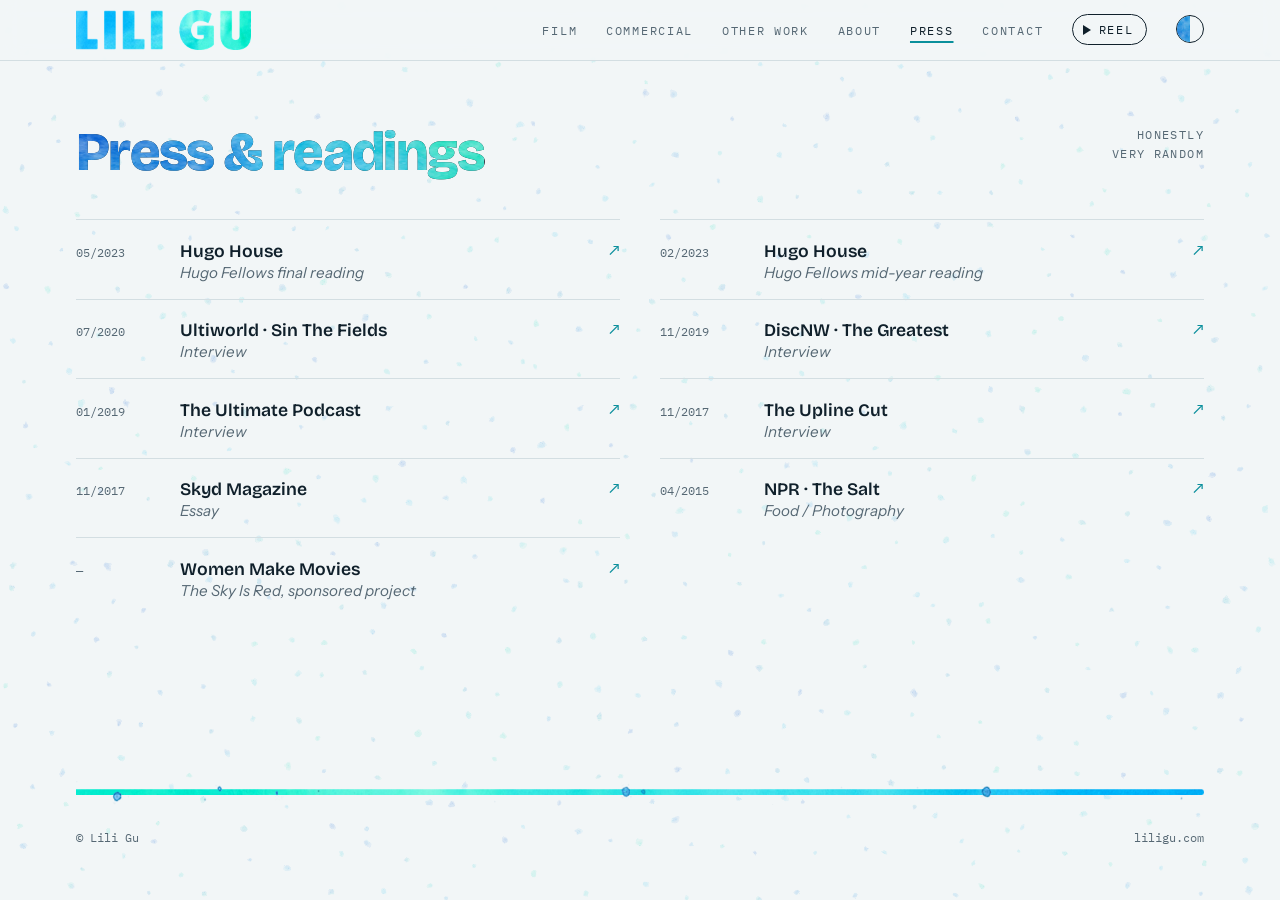
<file: press.html>
<!doctype html>
<html lang="en">
<head>
<meta charset="utf-8">
<meta name="viewport" content="width=device-width, initial-scale=1, viewport-fit=cover">
<meta property="og:type" content="website">
<meta property="og:title" content="Press & readings · Lili Gu">
<meta property="og:url" content="https://www.liligu.com/press">
<link rel="canonical" href="https://www.liligu.com/press">
<meta property="og:description" content="Lili Gu is a West Coast-based filmmaker, poet, and aspiring mixed media artist.">
<meta property="og:image" content="https://www.liligu.com/img/og-lili-gu.png">
<meta property="og:image:width" content="1200">
<meta property="og:image:height" content="630">
<meta property="og:image:alt" content="LILI GU in watercolor letters">
<meta name="twitter:card" content="summary_large_image">
<meta name="twitter:image" content="https://www.liligu.com/img/og-lili-gu.png">
<style>:root{padding-top:env(safe-area-inset-top,0px);padding-bottom:env(safe-area-inset-bottom,0px)}body{margin:0}img{max-width:100%}[hidden]{display:none!important}</style>
<script data-theme-switch>
// light/dark switch: a visitor's pick is remembered and applied before the page paints; with no pick the site follows the device setting (Lili picked A, 2026-11-26)
(function(){var R=document.documentElement,K='lg-theme',M=matchMedia('(prefers-color-scheme: dark)');try{var v=localStorage.getItem(K);if(v==='light'||v==='dark')R.setAttribute('data-theme',v)}catch(e){}
function cur(){return R.getAttribute('data-theme')||(M.matches?'dark':'light')}
function lab(){var n=cur()==='dark'?'light':'dark';document.querySelectorAll('.th-drop').forEach(function(b){b.setAttribute('aria-label','Switch to '+n+' mode')})}
document.addEventListener('click',function(e){var b=e.target.closest&&e.target.closest('.th-drop');if(!b)return;var n=cur()==='dark'?'light':'dark';R.setAttribute('data-theme',n);try{localStorage.setItem(K,n)}catch(x){}lab()});
document.addEventListener('DOMContentLoaded',lab);M.addEventListener('change',lab)})();
</script>
<title>Press & readings · Lili Gu</title>
<meta name="description" content="Lili Gu is a West Coast-based filmmaker, poet, and aspiring mixed media artist.">
<link rel="preconnect" href="https://player.vimeo.com"><link rel="preconnect" href="https://i.vimeocdn.com"><link rel="preconnect" href="https://f.vimeocdn.com">
<link rel="preconnect" href="https://fonts.googleapis.com">
<link rel="preconnect" href="https://fonts.gstatic.com" crossorigin>
<link rel="stylesheet" href="https://fonts.googleapis.com/css2?family=Bricolage+Grotesque:opsz,wght@12..96,400;12..96,600;12..96,800&family=Instrument+Sans:ital,wght@0,400;0,500;0,600;1,400&family=IBM+Plex+Mono:wght@400;500&display=swap">
<style>
/* Layout: a single scrolling "program" — watercolor title card, now-showing works, a filmography set like end credits with real runtimes, then about / press / contact. */
:root{
  --paper:#f2f6f7; --ink:#10202b; --muted:#566874; --line:#d3dee2;
  --teal:#0a8f9c; --cyan:#27b6e8; --wash1:#3cc6f0; --wash2:#30e0c4; --wash3:#1d6fd6;
  --card:#ffffff; --sheet:url(img/splat-all-2.webp); --glint:rgba(255,255,255,.75); --dot:#a9bcc5; --hstroke:rgba(16,32,43,.24);
  --display:"Bricolage Grotesque", "Avenir Next", "Segoe UI", system-ui, sans-serif;
  --body:"Instrument Sans", "Helvetica Neue", Arial, system-ui, sans-serif;
  --mono:"IBM Plex Mono", ui-monospace, "SFMono-Regular", Menlo, monospace;
  --measure:64ch;
}
@media (prefers-color-scheme: dark){:root:not([data-theme="light"]){
  --paper:#0b151d; --ink:#e4eef1; --muted:#93a8b3; --line:#22343f;
  --teal:#3fd0d6; --cyan:#5cc8f2; --wash1:#3cc6f0; --wash2:#30e0c4; --wash3:#5b8ff0; --card:#111f29; --sheet:url(img/splat-all-bright-2.webp); --glint:rgba(220,255,255,.6); --dot:#2f4652; --hstroke:transparent; color-scheme:dark}}
:root[data-theme="dark"]{
  --paper:#0b151d; --ink:#e4eef1; --muted:#93a8b3; --line:#22343f;
  --teal:#3fd0d6; --cyan:#5cc8f2; --wash1:#3cc6f0; --wash2:#30e0c4; --wash3:#5b8ff0; --card:#111f29; --sheet:url(img/splat-all-bright-2.webp); --glint:rgba(220,255,255,.6); --dot:#2f4652; --hstroke:transparent; color-scheme:dark}

*{box-sizing:border-box}
html{scroll-behavior:smooth;scroll-padding-top:72px}
/* scroll reveal (only when JS runs and motion is allowed) */
.fx .rv{opacity:0;transform:translateY(12px);transition:opacity .35s ease-out,transform .45s cubic-bezier(.2,.7,.2,1);transition-delay:var(--d,0s)}
.fx .rv.in{opacity:1;transform:none}
.fx .dv{opacity:0;filter:blur(10px);transform:scaleY(.3);transition:opacity 1.2s ease,filter 1.5s cubic-bezier(.2,.7,.2,1),transform .9s cubic-bezier(.2,.7,.2,1)}
.fx .seen .dv{opacity:1;filter:blur(0);transform:none}
.fx h1.name{will-change:transform}
@media (prefers-reduced-motion: reduce){html{scroll-behavior:auto}*{animation:none!important;transition:none!important}}
body{background:var(--paper);color:var(--ink);font-family:var(--body);font-size:1.125rem;line-height:1.6;-webkit-font-smoothing:antialiased}
a{color:inherit;text-underline-offset:.2em;text-decoration-thickness:1px}
a:hover{color:var(--teal)}
:focus-visible{outline:2px solid var(--teal);outline-offset:3px;border-radius:2px}
.wrap{max-width:1160px;margin:0 auto;padding-left:max(16px, env(safe-area-inset-left, 0px));padding-right:max(16px, env(safe-area-inset-right, 0px))}
.skip{position:absolute;left:-999px;top:8px;background:var(--ink);color:var(--paper);padding:.5rem .8rem;z-index:50}
.skip:focus{left:16px}

/* header */
body::before{content:"";position:fixed;inset:0 0 auto;height:env(safe-area-inset-top, 0px);z-index:10;background:var(--paper)}
header.site{position:sticky;top:env(safe-area-inset-top, 0px);z-index:9;background:color-mix(in srgb, var(--paper) 88%, transparent);backdrop-filter:blur(10px);-webkit-backdrop-filter:blur(10px);border-bottom:1px solid var(--line)}
header.site .wrap{display:flex;align-items:center;justify-content:flex-end;gap:1rem;min-height:60px;flex-wrap:wrap}
.mark{font-family:var(--display);font-weight:800;letter-spacing:.32em;font-size:.86rem;text-decoration:none;white-space:nowrap}
nav ul{display:flex;gap:clamp(.8rem,2.4vw,1.8rem);list-style:none;margin:0;padding:0;flex-wrap:wrap}
nav a{font-family:var(--mono);font-size:.76rem;letter-spacing:.14em;text-transform:uppercase;text-decoration:none;color:var(--muted)}
@media (max-width:480px){nav ul{gap:.35rem .9rem}nav a{letter-spacing:.08em;font-size:.72rem}}
nav a:hover{color:var(--ink)}

/* hero */
.hero{padding-block:clamp(1.5rem,4vw,3rem) clamp(1.5rem,3vw,2.5rem);position:relative}
.hero > .wrap,.hero > .stage{position:relative;z-index:1}
/* home: Tim's paint specks float free across the first screen, away from LILI GU, and linger as you scroll */
.hero-specks{position:absolute;left:0;right:0;top:0;height:100svh;z-index:0;pointer-events:none;overflow:visible}
.hero-specks .hs{position:absolute;display:block;will-change:translate,opacity}
.hero-specks .hs .st{position:absolute;inset:0}
/* ink-speck backdrop behind every page: specks near the cursor grow, turn, and spring out of the way */
.dots-bg{position:fixed;inset:0;width:100vw;height:100vh;z-index:-1;pointer-events:none;display:block}
.hero-grid{display:grid;grid-template-columns:minmax(0,1fr);column-gap:clamp(2rem,5vw,4rem);row-gap:clamp(1.5rem,3vw,2.5rem);align-items:end}
.hero-grid > div:first-child{grid-column:1 / -1}
.eyebrow{font-family:var(--mono);font-size:.76rem;letter-spacing:.16em;text-transform:uppercase;color:var(--muted);margin:0 0 1.2rem}
h1.name{margin:0;line-height:0}
h1.name img{width:100%;height:auto;display:block}
h1.name .ttl{position:relative;display:block}
h1.name .ttl .sp{position:absolute;top:0;left:0;width:100%;height:auto}
h1.name .ttl .lt{position:relative;z-index:1;transition:transform .35s ease-out,filter .35s ease-out}
h1.name .ttl .stars{position:absolute;inset:0;z-index:2;pointer-events:none}
h1.name .ttl .sp,h1.name .ttl .stars{display:none}
h1.name .ttl > .st{position:absolute;display:block;pointer-events:none}
/* each splat is its own sprite cut from one sheet, and twinkles like a star on its own clock */
.st,.dt{position:absolute;display:block;background-repeat:no-repeat;transform-origin:50% 50%}
.st{background-image:var(--sheet);animation:tw var(--dur) ease-in-out var(--del) infinite}
@keyframes tw{0%,100%{opacity:var(--lo);transform:scale(.82) rotate(0deg);filter:brightness(1)}42%{opacity:1;transform:scale(1.12) rotate(var(--rot));filter:brightness(1.35) saturate(1.2) drop-shadow(0 0 5px var(--wash1))}58%{opacity:1;transform:scale(1) rotate(var(--rot));filter:brightness(1.1)}}
.t-dark{display:none!important}
@media (prefers-color-scheme: dark){:root:not([data-theme="light"]) .t-dark{display:block!important}:root:not([data-theme="light"]) .t-light{display:none!important}}
:root[data-theme="dark"] .t-dark{display:block!important}:root[data-theme="dark"] .t-light{display:none!important}
.reel-embed{margin:0;grid-column:1 / -1}
.reel-embed .frame{position:relative;aspect-ratio:16 / 9;border-radius:10px;overflow:hidden;background:#000;box-shadow:0 18px 50px -20px rgba(6,42,51,.45)}
.reel-embed iframe{position:absolute;inset:0;width:100%;height:100%;border:0}
.reel-embed .dim{position:absolute;inset:0;border:0;padding:0;cursor:pointer;background:rgba(7,16,22,.3);transition:background .25s,opacity .35s}
.reel-embed .dim:hover,.reel-embed .dim:focus-visible{background:rgba(7,16,22,.2)}
.reel-embed .dim:focus-visible{outline:3px solid var(--teal);outline-offset:-3px}
.reel-embed .dim.gone{opacity:0;pointer-events:none}
.reel-embed figcaption{display:flex;justify-content:space-between;flex-wrap:wrap;gap:.5rem 1.5rem;margin-top:.8rem;font-family:var(--mono);font-size:.76rem;letter-spacing:.12em;text-transform:uppercase;color:var(--muted)}
.reel-embed figcaption a{color:inherit}
/* home stage: LILI GU holds the first screen; the reel rises up from below as you scroll, playing silently */
.stage{width:min(calc(100% - 32px),1600px,calc((100svh - 210px) * 16 / 9));min-width:min(calc(100% - 32px),1128px);margin-inline:auto}
.screen{position:relative}
.rl-ctl{display:flex;flex-wrap:wrap;align-items:center;gap:.5rem 1.4rem}
.rl-ctl button{font:inherit;letter-spacing:inherit;text-transform:inherit;color:inherit;background:none;border:0;padding:0;cursor:pointer;display:inline-flex;align-items:center;gap:.45rem}
.rl-ctl button:hover{color:var(--ink)}
.rl-snd .pl{width:0;height:0;border-style:solid;border-width:5px 0 5px 8px;border-color:transparent transparent transparent currentColor}
.roll .reel-embed .dim{display:none}
.stage:not(.roll) .reel-embed{margin-top:clamp(1.5rem,3vw,2.5rem)}
.roll .reel-embed .frame iframe{pointer-events:none}
.roll.sound .reel-embed .frame iframe{pointer-events:auto}
.roll .screen h1.name{display:flex;align-items:center;min-height:max(0px,calc(100svh - 190px))}
/* breathing room: LILI GU alone on the first screen, then the reel, then the way into the rest of the site */
.roll .reel-embed{margin-top:clamp(3rem,9vh,7rem)!important}
.home .hero{padding-bottom:clamp(4rem,14vh,10rem)}
.roll .screen h1.name .ttl{width:100%}
.roll .reel-embed{margin-top:clamp(1rem,2vw,1.5rem);--p:0;transform:translate3d(0,calc((1 - var(--p)) * 110px),0) scale(calc(.8 + var(--p) * .2));transform-origin:50% 100%;opacity:calc(.25 + var(--p) * .75);will-change:transform,opacity}
.roll .reel-embed figcaption{opacity:calc((var(--p) - .7) * 3.4)}
/* overscan the silent loop a touch so no hairline of the player shows at the frame edge */
.roll:not(.sound) .reel-embed .frame iframe{transform:scale(1.025)}
/* spotlight: the rest of the page dims while the reel is fully in view and playing */
.spot{position:fixed;inset:0;background:rgb(3,9,13);opacity:calc(var(--spot,0) * .84);pointer-events:none;z-index:0}
.roll .reel-embed{position:relative;z-index:1}
.reel-embed figcaption{transition:color .4s}
.lit .reel-embed figcaption,.lit .reel-embed figcaption button:hover{color:rgba(235,246,250,.82)}
header.site{transition:opacity .3s}
html.spotlit header.site{opacity:calc(1 - var(--spot,0) * .8)}
.spot-all{position:fixed;inset:0;background:rgb(3,9,13);opacity:0;pointer-events:none;z-index:7;transition:opacity .35s}
.spot-on{position:relative;z-index:8}

/* scroll gradient: the page wash deepens as you scroll */
html.fx::before,html.fx::after{content:"";position:fixed;inset:0;z-index:-1;pointer-events:none;transition:opacity .25s linear}
html.fx::before{background:linear-gradient(180deg,rgba(60,198,240,0) 0%,rgba(60,198,240,.16) 45%,rgba(29,111,214,.30) 100%);opacity:var(--g1,0)}
html.fx::after{background:radial-gradient(120% 70% at 50% 110%,rgba(48,224,196,.42),rgba(48,224,196,0) 70%);opacity:var(--g2,0)}
@media (prefers-color-scheme: dark){:root:not([data-theme="light"]).fx::before{background:linear-gradient(180deg,rgba(29,111,214,0) 0%,rgba(29,111,214,.18) 45%,rgba(29,111,214,.38) 100%)}:root:not([data-theme="light"]).fx::after{background:radial-gradient(120% 70% at 50% 110%,rgba(48,224,196,.26),rgba(48,224,196,0) 70%)}}
:root[data-theme="dark"].fx::before{background:linear-gradient(180deg,rgba(29,111,214,0) 0%,rgba(29,111,214,.18) 45%,rgba(29,111,214,.38) 100%)}
:root[data-theme="dark"].fx::after{background:radial-gradient(120% 70% at 50% 110%,rgba(48,224,196,.26),rgba(48,224,196,0) 70%)}

/* multi-page */
.mark{margin-right:auto;display:block;line-height:0}.mark img{height:clamp(30px,4.2vw,40px);width:auto}.mark:hover img,.mark:focus-visible img{animation:markhue 3.2s ease-in-out infinite alternate}
@keyframes markhue{0%{filter:hue-rotate(0)}50%{filter:hue-rotate(-38deg) saturate(1.2)}100%{filter:hue-rotate(34deg) saturate(1.2)}}
@media (prefers-reduced-motion: reduce){.mark:hover img,.mark:focus-visible img{animation:none;opacity:.8}}
main.inner{min-height:calc(100vh - 220px)}
main.inner section.block:first-child{padding-top:clamp(2rem,5vw,3.5rem)}
nav a[aria-current="page"]{color:var(--ink);text-decoration:underline;text-decoration-color:var(--teal);text-decoration-thickness:2px;text-underline-offset:6px}
.tiles-wrap{padding-block:clamp(1rem,3vw,2rem) clamp(3rem,7vw,5.5rem)}
.tiles{display:grid;grid-template-columns:repeat(4,minmax(0,1fr));gap:1.25rem}
.tile{display:flex;flex-direction:column;gap:.8rem;text-decoration:none;color:inherit}
.tile .ph{display:block;aspect-ratio:4/5;border-radius:6px;overflow:hidden;background:var(--card)}
.tile img{width:100%;height:100%;object-fit:cover;display:block;transition:transform .6s cubic-bezier(.2,.7,.2,1),filter .4s}
.tile:hover img,.tile:focus-visible img{transform:scale(1.04)}
.tile .tl{font-family:var(--display);font-weight:600;font-size:1.15rem}
.tile .tl span{display:inline-block;transition:transform .25s}
.tile:hover .tl span{transform:translateX(4px)}
@media (max-width:900px){.tiles{grid-template-columns:repeat(2,minmax(0,1fr))}}

/* sections */
section.block{padding-block:clamp(1rem,2vw,1.5rem) clamp(3rem,7vw,5.5rem)}
section.block > :not(.wrap) + .wrap{padding-top:clamp(2.5rem,6vw,4.5rem)}
main.inner section.block:not(:has(> .bh)){padding-top:clamp(2.5rem,5vw,4rem)}
/* Tim's paint-splatter dividers: the bar runs out from the heading beside it; a glint slides along it and its specks drift */
.dv{position:relative;display:block;width:100%;min-width:0;height:clamp(10px,1.9vw,30px)}
.dv::before,.dv .bar{content:"";position:absolute;inset:0;background:var(--dots) center / 100% 100% no-repeat}
.dv::after{content:"";position:absolute;inset:0;background:var(--bar) center / 100% 100% no-repeat}
.dv.live::before,.dv.live::after{display:none}
.dv .bar{background-image:var(--bar)}
.dv .bar::after{content:"";position:absolute;inset:0;-webkit-mask:var(--bar) center / 100% 100% no-repeat;mask:var(--bar) center / 100% 100% no-repeat;background:linear-gradient(100deg,transparent 40%,var(--glint) 50%,transparent 60%) no-repeat;background-size:300% 100%;background-position:150% 0;animation:glint 9s ease-in-out var(--gd,1.8s) infinite}
.dv .dots{position:absolute;inset:0}
.dv{container-type:size}
/* round both ends of every bar (Tim's bar scans were cropped flat at the edges) */
.dv::after,.dv .bar{-webkit-mask:radial-gradient(circle 12.5cqh at 50% 47%,#000 92%,transparent) left center / 25cqh 100% no-repeat,radial-gradient(circle 12.5cqh at 50% 47%,#000 92%,transparent) right center / 25cqh 100% no-repeat,linear-gradient(#000,#000) center / calc(100% - 25cqh) 100% no-repeat;mask:radial-gradient(circle 12.5cqh at 50% 47%,#000 92%,transparent) left center / 25cqh 100% no-repeat,radial-gradient(circle 12.5cqh at 50% 47%,#000 92%,transparent) right center / 25cqh 100% no-repeat,linear-gradient(#000,#000) center / calc(100% - 25cqh) 100% no-repeat}

.dv{--a:1}.dvh.sm .dv{--a:.6}
.dt{background-image:var(--dots);animation:dd var(--dur) ease-in-out var(--del) infinite}
@keyframes glint{0%{background-position:150% 0}35%,100%{background-position:-50% 0}}
@keyframes dd{0%,100%{transform:translate(0,0) rotate(0) scale(1);opacity:1}25%{transform:translate(calc(var(--x1)*var(--a)),calc(var(--y1)*var(--a))) rotate(var(--r1)) scale(1.15);opacity:.8}50%{transform:translate(calc(var(--x2)*var(--a)),calc(var(--y2)*var(--a))) rotate(var(--r2)) scale(1.3);opacity:.6}75%{transform:translate(calc(var(--x3)*var(--a)),calc(var(--y3)*var(--a))) rotate(var(--r1)) scale(1.1);opacity:.85}}
.l-a{--bar:url(img/line-a-bar.webp);--dots:url(img/line-a-dots.webp)} .l-b{--bar:url(img/line-b-bar.webp);--dots:url(img/line-b-dots.webp)} .l-c{--bar:url(img/line-c-bar.webp);--dots:url(img/line-c-dots.webp)} .l-e{--bar:url(img/line-e-bar.webp);--dots:url(img/line-e-dots.webp)} .l-f{--bar:url(img/line-f-bar.webp);--dots:url(img/line-f-dots.webp)} .l-g{--bar:url(img/line-g-bar.webp);--dots:url(img/line-g-dots.webp)}
/* divider specks use the same colors as the background splotches: the bright sheet in dark mode */
@media (prefers-color-scheme: dark){:root:not([data-theme="light"]) .l-a{--dots:url(img/line-a-dots-bright.webp)} :root:not([data-theme="light"]) .l-b{--dots:url(img/line-b-dots-bright.webp)} :root:not([data-theme="light"]) .l-c{--dots:url(img/line-c-dots-bright.webp)} :root:not([data-theme="light"]) .l-e{--dots:url(img/line-e-dots-bright.webp)} :root:not([data-theme="light"]) .l-f{--dots:url(img/line-f-dots-bright.webp)} :root:not([data-theme="light"]) .l-g{--dots:url(img/line-g-dots-bright.webp)}}
:root[data-theme="dark"] .l-a{--dots:url(img/line-a-dots-bright.webp)} :root[data-theme="dark"] .l-b{--dots:url(img/line-b-dots-bright.webp)} :root[data-theme="dark"] .l-c{--dots:url(img/line-c-dots-bright.webp)} :root[data-theme="dark"] .l-e{--dots:url(img/line-e-dots-bright.webp)} :root[data-theme="dark"] .l-f{--dots:url(img/line-f-dots-bright.webp)} :root[data-theme="dark"] .l-g{--dots:url(img/line-g-dots-bright.webp)}
.dvh{display:grid;grid-template-columns:auto minmax(3rem,1fr);align-items:center;column-gap:clamp(1rem,2.5vw,1.8rem)}
.dvh > :first-child{margin:0}
.dvh .dv{height:clamp(12px,2.1vw,30px);margin-right:calc(4px - max(16px, env(safe-area-inset-right, 0px)));translate:0 .08em}
.dvh.sm{margin-bottom:1.1rem}
.dvh.sm .dv{height:clamp(9px,1.2vw,16px);translate:0 0}
.about-dv{margin-bottom:clamp(2rem,5vw,3.5rem)}
#about .sec-head{margin-bottom:clamp(1.8rem,4vw,2.8rem)}
footer .dv{margin-bottom:1.5rem}
.sec-head:not(.dvh){display:flex;justify-content:space-between;align-items:baseline;gap:1rem;flex-wrap:wrap;margin-bottom:2.2rem}
h2{font-family:var(--display);font-weight:800;font-size:clamp(2rem,5vw,3.4rem);letter-spacing:-.03em;line-height:1;margin:0;text-wrap:balance}
.sec-note{font-family:var(--mono);font-size:.78rem;letter-spacing:.06em;color:var(--muted);margin:0}

/* now: works in progress */
.now{display:grid;grid-template-columns:repeat(6,minmax(0,1fr));gap:1.25rem}
.work{grid-column:span 2;display:flex;flex-direction:column;gap:.85rem;min-width:0}
.work.wide{grid-column:span 3}
.swatch{aspect-ratio:4/3;max-width:100%;border-radius:4px;position:relative;overflow:hidden;background:var(--card);border:1px solid var(--line)}
.swatch::before{content:"";position:absolute;inset:-20%;filter:blur(18px);opacity:.9;background:var(--g)}
.swatch span{position:absolute;left:1rem;bottom:.8rem;right:1rem;font-family:var(--display);font-weight:800;font-size:clamp(1.4rem,3vw,2.1rem);line-height:.95;letter-spacing:-.02em;color:#fff;text-shadow:0 1px 18px rgba(0,30,40,.35)}
.swatch .tag{position:absolute;top:.8rem;left:1rem;font-family:var(--mono);font-size:.68rem;letter-spacing:.14em;text-transform:uppercase;color:#fff;background:rgba(6,30,40,.35);padding:.2rem .5rem;border-radius:2px;right:auto;bottom:auto;text-shadow:none}
.work h3{font-family:var(--display);font-weight:600;font-size:1.2rem;margin:0;line-height:1.2}
.meta{font-family:var(--mono);font-size:.76rem;letter-spacing:.04em;color:var(--muted);margin:0}
.work p{margin:0;font-size:1rem}
.work .links{display:flex;gap:1rem;flex-wrap:wrap;font-family:var(--mono);font-size:.76rem;letter-spacing:.04em}

.sub{font-family:var(--mono);font-size:.76rem;letter-spacing:.16em;text-transform:uppercase;color:var(--muted);font-weight:500;margin:0 0 1.1rem}
.now + .sub{margin-top:3.5rem}
.now{grid-template-columns:repeat(2,minmax(0,1fr))}
.also{font-family:var(--mono);font-size:.76rem;letter-spacing:.04em;color:var(--muted);margin:1.4rem 0 0}
.also a{color:inherit}
.also + .sub{margin-top:3.5rem}
.now .work{grid-column:auto}
.other{display:grid;grid-template-columns:repeat(3,minmax(0,1fr));gap:1.25rem}
.other .swatch,.other .photo{aspect-ratio:1/1}
.other .work{grid-column:auto}
.photo{aspect-ratio:16/9;max-width:100%;border-radius:4px;overflow:hidden;background:var(--line);position:relative}
.photo img{width:100%;height:100%;object-fit:cover;display:block}
.photo .tag{position:absolute;top:.8rem;left:1rem;font-family:var(--mono);font-size:.68rem;letter-spacing:.14em;text-transform:uppercase;color:#fff;background:rgba(6,30,40,.55);padding:.2rem .5rem;border-radius:2px}
.now .photo{aspect-ratio:4/3}
.feature{display:grid;grid-template-columns:minmax(0,1.6fr) minmax(0,1fr);gap:clamp(1.5rem,4vw,3rem);align-items:end;margin-bottom:3.5rem}
.feature .photo{aspect-ratio:16/9}
.feature h3{font-family:var(--display);font-weight:800;font-size:clamp(1.8rem,4vw,2.8rem);line-height:1;letter-spacing:-.025em;margin:.4rem 0 .8rem;text-wrap:balance}
.feature p{margin:0 0 .4rem}
.screening{margin:3rem 0 0;display:grid;grid-template-columns:1fr 1fr;gap:.75rem}
.screening img{width:100%;height:100%;object-fit:cover;display:block;border-radius:4px;aspect-ratio:3/2;max-width:100%}
.screening figcaption{grid-column:1 / -1;font-family:var(--mono);font-size:.76rem;color:var(--muted);letter-spacing:.04em}

/* filmography */
.filters{display:flex;gap:.5rem;flex-wrap:wrap;margin-bottom:1.4rem}
.chip{font-family:var(--mono);font-size:.74rem;letter-spacing:.08em;text-transform:uppercase;border:1px solid var(--line);background:transparent;color:var(--muted);padding:.45rem .8rem;border-radius:999px;cursor:pointer}
.chip[aria-pressed="true"]{background:var(--ink);color:var(--paper);border-color:var(--ink)}
.chip:hover{border-color:var(--ink);color:var(--ink)}
.chip[aria-pressed="true"]:hover{color:var(--paper)}
.film-list{list-style:none;margin:0;padding:0;border-top:1px solid var(--ink)}
.film{display:grid;grid-template-columns:4.5rem 8.5rem minmax(0,1fr) 9rem 6.5rem;gap:1rem;align-items:baseline;padding:1.05rem 0;border-bottom:1px solid var(--line)}
.film .yr,.film .form,.film .trt{font-family:var(--mono);font-size:.8rem;color:var(--muted);font-variant-numeric:tabular-nums}
.film .trt{text-align:right}
.film .th{width:100%;aspect-ratio:16/9;border-radius:3px;overflow:hidden;background:var(--line);align-self:start}
.film .th img{width:100%;height:100%;object-fit:cover;display:block}
.film .t{font-family:var(--display);font-weight:600;font-size:clamp(1.15rem,2.2vw,1.45rem);line-height:1.2;letter-spacing:-.01em}
.film .t a{text-decoration:none;border-bottom:1px solid var(--teal)}
.film .role{display:block;font-family:var(--body);font-style:italic;font-size:.95rem;color:var(--muted);margin-top:.15rem}
.film ul.laurels{list-style:none;margin:.55rem 0 0;padding:0;display:flex;flex-direction:column;gap:.2rem}
.film ul.laurels li{font-family:var(--body);font-size:.95rem;padding-left:1.1rem;position:relative}
.film ul.laurels li::before{content:"";position:absolute;left:0;top:.62em;width:.5rem;height:.5rem;border-radius:50%;background:linear-gradient(135deg,var(--wash1),var(--wash2))}
.film-total{display:flex;justify-content:space-between;gap:1rem;flex-wrap:wrap;font-family:var(--mono);font-size:.78rem;color:var(--muted);padding-top:1rem;font-variant-numeric:tabular-nums}

/* about */
.portrait{margin:0 0 2rem;border-radius:4px;overflow:hidden;aspect-ratio:4/5;max-width:100%;background:var(--line)}
.portrait img{width:100%;height:100%;object-fit:cover;display:block}
.about{display:grid;grid-template-columns:minmax(0,1.5fr) minmax(0,1fr);gap:clamp(2rem,5vw,4.5rem)}
.about .bio p{margin:0 0 1.2rem;max-width:var(--measure)}
.statement{margin-top:2.4rem;padding-top:2rem;border-top:1px solid var(--line)}
.stmt-h{font-family:var(--mono);font-size:.76rem;letter-spacing:.14em;text-transform:uppercase;color:var(--muted);font-weight:500;margin:0 0 1.2rem}
.pull{margin:0}
.pull p{margin:0;max-width:22ch;font-family:var(--display);font-weight:600;font-size:clamp(1.6rem,3.2vw,2.4rem);line-height:1.12;letter-spacing:-.02em;text-wrap:balance;background:linear-gradient(100deg,var(--wash3),var(--teal));-webkit-background-clip:text;background-clip:text;color:transparent}
.stmt{margin-top:1.6rem}
.stmt summary{cursor:pointer;list-style:none;display:inline-flex;gap:.5rem;align-items:center;font-family:var(--mono);font-size:.78rem;letter-spacing:.1em;text-transform:uppercase;border:1px solid var(--line);border-radius:999px;padding:.55rem 1.1rem;color:var(--ink)}
.stmt summary::-webkit-details-marker{display:none}
.stmt summary:hover{border-color:var(--ink)}
.stmt .close-l,.stmt[open] .open-l{display:none}.stmt[open] .close-l{display:inline}
.stmt .chev{transition:transform .25s}.stmt[open] .chev{transform:rotate(180deg)}
.stmt .cols{margin-top:1.6rem;max-width:var(--measure)}
.stmt .cols p{margin:0 0 1.1rem;font-size:1.02rem;line-height:1.6;break-inside:avoid-column}
.honors h3{font-family:var(--mono);font-size:.76rem;letter-spacing:.14em;text-transform:uppercase;color:var(--muted);font-weight:500;margin:0 0 .8rem}
.honors ul{list-style:none;margin:0 0 2rem;padding:0;border-top:1px solid var(--line)}
.honors li{padding:.7rem 0;border-bottom:1px solid var(--line);font-size:1rem;line-height:1.35}

/* press */
.press{list-style:none;margin:0;padding:0;display:grid;grid-template-columns:repeat(2,minmax(0,1fr));column-gap:2.5rem}
.press li{border-top:1px solid var(--line)}
.press a{display:grid;grid-template-columns:5.5rem minmax(0,1fr) auto;gap:1rem;align-items:baseline;padding:1.05rem 0;text-decoration:none}
.press .d{font-family:var(--mono);font-size:.78rem;color:var(--muted);font-variant-numeric:tabular-nums}
.press .o{font-family:var(--display);font-weight:600;font-size:1.1rem;line-height:1.25}
.press .k{display:block;font-family:var(--body);font-weight:400;font-style:italic;font-size:.95rem;color:var(--muted)}
.press .arr{font-family:var(--mono);color:var(--teal);transition:transform .2s}
.press a:hover .arr{transform:translate(3px,-3px)}

/* contact */
.contact{display:grid;grid-template-columns:minmax(0,1.2fr) minmax(0,1fr);gap:2.5rem;align-items:end}
.contact .big{font-family:var(--display);font-weight:800;font-size:clamp(2.4rem,7vw,5rem);line-height:.95;letter-spacing:-.035em;margin:0}
.contact .big a{text-decoration:none;background:url(img/wc-fill.webp) center/cover;-webkit-background-clip:text;background-clip:text;color:transparent}
.contact .big a:hover{opacity:.85}
/* one gentle key-press when the page loads: the words dip in and spring back (Lili picked A, 2026-11-26) */
.contact .big a{display:inline-block;transform-origin:50% 60%}
@keyframes ctpress{0%{transform:scale(1)}18%{transform:scale(.955) translateY(2px)}42%{transform:scale(1.02)}62%{transform:scale(.995)}100%{transform:none}}
@media (prefers-reduced-motion:no-preference){.contact .big a{animation:ctpress .7s cubic-bezier(.3,.7,.3,1) .5s both}}
.ct-wrap{display:grid;grid-template-columns:minmax(0,1.6fr) minmax(0,.75fr);gap:clamp(2rem,5vw,4rem);align-items:end}
.ct-wrap .contact{grid-template-columns:minmax(0,1fr)}
.ct-ph{margin:0;border-radius:6px;overflow:hidden;aspect-ratio:3/4;background:var(--card)}.ct-ph img{width:100%;height:100%;object-fit:cover;display:block}
@media (max-width:760px){.ct-wrap{grid-template-columns:minmax(0,1fr)}.ct-ph{max-width:420px}}
.socials{list-style:none;margin:0;padding:0;border-top:1px solid var(--line)}
.socials a{display:flex;justify-content:space-between;gap:1rem;padding:.9rem 0;border-bottom:1px solid var(--line);text-decoration:none}
.socials .s{font-family:var(--mono);font-size:.78rem;letter-spacing:.12em;text-transform:uppercase;color:var(--muted)}
footer{padding-block:2.5rem;font-family:var(--mono);font-size:.74rem;color:var(--muted)}
footer .frow{display:flex;justify-content:space-between;gap:1rem;flex-wrap:wrap}

@media (max-width:900px){
  .hero-grid,.about,.contact{grid-template-columns:minmax(0,1fr)}
  .now{grid-template-columns:repeat(2,minmax(0,1fr))}
  .work,.work.wide{grid-column:span 1}
  .press{grid-template-columns:minmax(0,1fr)}
  .other{grid-template-columns:repeat(2,minmax(0,1fr))}
}
@media (max-width:640px){
  nav{width:100%}
  header.site .wrap{padding-block:.6rem}
  .now,.other{grid-template-columns:minmax(0,1fr)}
  .film{grid-template-columns:5.5rem minmax(0,1fr);column-gap:.9rem;row-gap:.15rem}
  .film .th{grid-column:1;grid-row:1 / span 3}
  .film .yr{grid-column:2;grid-row:1}
  .film > div{grid-column:2;grid-row:2}
  .film .form{display:none}
  .film .trt{grid-column:2;grid-row:3;text-align:left}
  .feature{grid-template-columns:minmax(0,1fr)}
  .press a{grid-template-columns:4.6rem minmax(0,1fr) auto}
}
/* commercial & branded */
.logos{margin:0 0 3.5rem}
.marquee{display:flex;overflow:hidden;-webkit-mask-image:linear-gradient(90deg,transparent,#000 8%,#000 92%,transparent);mask-image:linear-gradient(90deg,transparent,#000 8%,#000 92%,transparent)}
.track{display:flex;align-items:center;gap:clamp(2.5rem,5vw,4.5rem);list-style:none;margin:0;padding:.6rem clamp(1.25rem,2.5vw,2.25rem);flex:none;animation:logos 45s linear infinite}
.marquee:hover .track{animation-play-state:paused}
.track li{flex:none;display:flex}
.lg{height:30px;width:auto;opacity:.72;display:block}
.lg.sq{height:48px}
.lg.wide{height:23px}
.lg.fu{height:15px}
/* Commercial keeps its divider lines clean: no paint specks */
body:has(#brand) .dv::before,body:has(#brand) .dv .dots{display:none}
@media (prefers-color-scheme: dark){:root:not([data-theme="light"]) .lg{filter:invert(1);opacity:.8}}
:root[data-theme="dark"] .lg{filter:invert(1);opacity:.8}
@keyframes logos{to{transform:translateX(-100%)}}
.cs{margin:0 0 3.5rem;padding:0 0 3.5rem;border-bottom:1px solid var(--line)}
.cs-eb{font-family:var(--mono);font-size:.8rem;letter-spacing:.14em;text-transform:uppercase;color:var(--teal);font-weight:600;margin:0 0 .8rem}
.cs-h{font-family:var(--display);font-weight:800;font-size:clamp(1.7rem,4vw,2.8rem);letter-spacing:-.025em;line-height:1.05;margin:0 0 1rem;max-width:22ch;text-wrap:balance}
.cs-lede{max-width:60ch;margin:0 0 2rem;color:var(--ink)}
.cs-hero{display:grid;gap:.9rem;margin:0 0 1.6rem}
.cs-hero .photo{border-radius:6px}
.cs-hero .vid .play{width:84px;height:84px;margin:-42px 0 0 -42px}.cs-hero .vid .play::after{left:34px;top:26px;border-width:16px 0 16px 25px}
.cs-cap h4{font-family:var(--display);font-weight:600;font-size:clamp(1.15rem,2.2vw,1.5rem);line-height:1.2;margin:.25rem 0 0}
.cs .photo iframe{position:absolute;inset:0;width:100%;height:100%;border:0}
.cs-facts{display:grid;grid-template-columns:repeat(4,minmax(0,1fr));gap:1rem 1.5rem;margin:0 0 2.6rem;padding:1.1rem 0;border-top:1px solid var(--ink);border-bottom:1px solid var(--line)}
.cs-facts dt{font-family:var(--mono);font-size:.7rem;letter-spacing:.14em;text-transform:uppercase;color:var(--muted);margin:0 0 .3rem}
.cs-facts dd{margin:0;font-size:1rem;line-height:1.4}
.cs-grid{display:grid;grid-template-columns:repeat(4,minmax(0,1fr));gap:1.8rem 1.25rem}
.cs-grid .work{grid-column:auto;gap:.55rem}
.cs-grid .work h3{font-size:1rem;line-height:1.25}
.cs-grid .meta{margin-top:.15rem}
.cs-more{margin-top:1.8rem}
@media (max-width:900px){.cs-grid{grid-template-columns:repeat(2,minmax(0,1fr))}.cs-facts{grid-template-columns:repeat(2,minmax(0,1fr))}}
@media (max-width:520px){.cs-grid{gap:1.4rem .9rem}.cs-grid .work h3{font-size:.92rem}.cs-hero .vid .play{width:64px;height:64px;margin:-32px 0 0 -32px}.cs-hero .vid .play::after{left:26px;top:20px;border-width:12px 0 12px 19px}}
.cs-strip{display:grid;grid-auto-flow:column;grid-auto-columns:calc((100% - 3.75rem)/4.4);gap:1.25rem;overflow-x:auto;overscroll-behavior-x:contain;scroll-snap-type:x mandatory;padding:0 0 1rem;scrollbar-width:thin;scrollbar-color:var(--teal) transparent}
.cs-strip .work{grid-column:auto;gap:.55rem;scroll-snap-align:start;min-width:0}
.cs-strip .work h3{font-size:1rem;line-height:1.25}
.cs-strip .meta{margin-top:.15rem}
.cs-strip:focus-visible{outline:2px solid var(--teal);outline-offset:4px}
@media (max-width:900px){.cs-strip{grid-auto-columns:calc((100% - 1.25rem)/2.3)}}
@media (max-width:520px){.cs-strip{grid-auto-columns:70%;gap:.9rem}.cs-strip .work h3{font-size:.92rem}}
.cs-pair{display:grid;grid-template-columns:repeat(2,minmax(0,1fr));gap:1.6rem 1.25rem}.cs-pair .cs-hero{margin:0}
@media (max-width:700px){.cs-pair{grid-template-columns:1fr}}
.cs-sw{position:relative}
.cs-strip.drag{cursor:grabbing;scroll-snap-type:none;user-select:none}.cs-strip.drag .vid{pointer-events:none}
.cs-nav{all:unset;position:absolute;top:calc(var(--cs-thumb,140px)/2);z-index:2;width:44px;height:44px;margin-top:-22px;border-radius:50%;background:rgba(7,16,22,.78);border:1px solid rgba(255,255,255,.25);color:#fff;font-size:1.3rem;line-height:44px;text-align:center;cursor:pointer;transition:opacity .2s,background .2s;box-shadow:0 4px 16px rgba(0,0,0,.35)}
.cs-nav:hover,.cs-nav:focus-visible{background:var(--teal)}.cs-nav:focus-visible{outline:2px solid #fff;outline-offset:2px}
.cs-prev{left:-14px}.cs-next{right:-14px}.cs-nav[disabled]{opacity:0;pointer-events:none}
@media (max-width:520px){.cs-nav{width:38px;height:38px;margin-top:-19px;line-height:38px}.cs-prev{left:-6px}.cs-next{right:-6px}}
@media (prefers-reduced-motion: reduce){.track{animation:none;flex-wrap:wrap;justify-content:center}.track[aria-hidden]{display:none}.marquee{-webkit-mask-image:none;mask-image:none}}
.bgrid{display:grid;grid-template-columns:repeat(2,minmax(0,1fr));gap:2rem 1.25rem}
.bgrid + .sub,.social + .sub,.feed + .sub,.feed + dialog + .sub{margin-top:3.5rem}
#brand .wrap > .dvh.sm{margin-top:3.5rem}#brand .logos + .dvh.sm,#brand .cs + .dvh.sm,#brand .feature + .dvh.sm{margin-top:0}
.collab h3{font-size:clamp(1.5rem,3vw,2.2rem)}
.photo.crop iframe{transform:scale(1.1)}
.bgrid .photo.edge iframe{inset:-3px;width:calc(100% + 6px);height:calc(100% + 6px)}
.social .tt{aspect-ratio:9/16;max-width:326px;background:#000}.social .tt iframe{width:100%;height:100%;border:0;display:block}
.social{display:grid;grid-template-columns:repeat(auto-fill,minmax(290px,1fr));gap:1.25rem;align-items:start;justify-items:center}
.social blockquote{margin:0!important;min-width:0!important;max-width:100%!important;width:100%!important}
.social > *{border-radius:6px;overflow:hidden}
.bgrid .work{grid-column:auto}
.bgrid .photo iframe{position:absolute;inset:0;width:100%;height:100%;border:0}
.photo > iframe{position:absolute;inset:0;width:100%;height:100%;border:0}
/* a web page that scrolls by itself inside its card */
.photo .webscroll{position:absolute;inset:0;overflow:hidden;container-type:size;background:#000}
.photo .webscroll img{height:auto;object-fit:initial;animation:webscroll 46s cubic-bezier(.45,0,.55,1) infinite alternate;will-change:transform}
@keyframes webscroll{0%,5%{transform:translateY(0)}95%,100%{transform:translateY(calc(-100% + 100cqh))}}
@media (prefers-reduced-motion: reduce){.photo .webscroll img{animation:none}}
.bgrid .photo .mv iframe{inset:auto;top:50%;left:50%;width:max(100%,177.78cqh);height:max(100%,56.25cqw)}
.bgrid .photo .mv.fit{background:#000}.bgrid .photo .mv.fit iframe{width:100cqh;height:100cqh}
.bgrid .photo .mv.lw-scan{inset:auto;left:50%;top:9%;height:54%;aspect-ratio:1;transform:translateX(-50%);background:transparent;-webkit-mask-image:radial-gradient(closest-side,#000 82%,transparent);mask-image:radial-gradient(closest-side,#000 82%,transparent)}
.work.text{justify-content:flex-start;padding:1.4rem;border:1px solid var(--line);border-radius:4px;background:var(--card)}
.bul{margin:0;padding-left:1.1rem;display:grid;gap:.4rem}
.bul li{font-size:.98rem}
.vid{all:unset;cursor:pointer;position:absolute;inset:0;display:block}
.vid img{width:100%;height:100%;object-fit:cover;display:block}
.vid .play{position:absolute;left:50%;top:50%;width:64px;height:64px;margin:-32px 0 0 -32px;border-radius:50%;background:rgba(7,16,22,.55);transition:background .2s,transform .2s}
.vid .play::after{content:"";position:absolute;left:26px;top:20px;border-style:solid;border-width:12px 0 12px 19px;border-color:transparent transparent transparent #fff}
.vid:hover .play,.vid:focus-visible .play{background:rgba(10,143,156,.85);transform:scale(1.06)}
.vid:focus-visible{outline:2px solid var(--teal);outline-offset:3px}
@media (max-width:700px){.bgrid{grid-template-columns:minmax(0,1fr)}}
.reel-btn{display:inline-flex;align-items:center;gap:.45rem;color:var(--ink)!important;border:1px solid currentColor;border-radius:999px;padding:.32rem .8rem .32rem .65rem;margin-top:-.32rem}
.reel-btn .pl{width:0;height:0;border-style:solid;border-width:5px 0 5px 8px;border-color:transparent transparent transparent currentColor}
.reel-btn:hover{background:var(--ink);color:var(--paper)!important}
/* light/dark switch: a round watercolor drop, half painted in light mode, flooded with paint in dark mode */
.th-drop{all:unset;box-sizing:border-box;display:block;width:28px;height:28px;border-radius:50%;border:1px solid var(--ink);position:relative;overflow:hidden;cursor:pointer}
.th-drop::before{content:"";position:absolute;inset:-2px;background:url(img/wc-fill.webp) 30% 50%/300% 100%;clip-path:inset(0 50% 0 0);transition:clip-path .5s cubic-bezier(.3,.7,.2,1)}
@media (prefers-color-scheme: dark){:root:not([data-theme="light"]) .th-drop::before{clip-path:inset(0)}}
:root[data-theme="dark"] .th-drop::before{clip-path:inset(0)}
.th-drop:hover::before{filter:saturate(1.3)}
.th-drop:focus-visible{outline:2px solid var(--teal,#0a8f9c);outline-offset:3px}
@media (prefers-reduced-motion:reduce){.th-drop::before{transition:none}}
.reel-pop{border:0;padding:0;background:transparent;max-width:none;max-height:none;width:min(92vw,1400px,calc((100vh - 110px) * 16 / 9))}
.reel-pop::backdrop{background:transparent}
.rp-scrim{position:fixed;inset:0;background:rgba(3,9,13,.9)}
.fx-l{position:fixed;inset:0;pointer-events:none;z-index:60;overflow:hidden}
.corner{position:absolute;left:0;top:0;width:30px;height:30px;border:0 solid #e9f6fa;will-change:transform,opacity}
.rec{position:absolute;left:0;top:0;font-family:var(--mono);font-size:.72rem;letter-spacing:.16em;color:#e9f6fa;display:flex;align-items:center;gap:.4rem}
.rec::before{content:"";width:9px;height:9px;border-radius:50%;background:#ff4d4d}
.speck{position:absolute;left:0;top:0;background:no-repeat center/100% 100%;will-change:transform,opacity}
.lifted img,.lifted iframe,.lifted .play,.lifted .pl{opacity:0}
.rp-in{position:relative;padding-top:2.8rem}
.rp-frame{aspect-ratio:16/9;background:#000}
.rp-frame iframe{width:100%;height:100%;border:0;display:block}
.rp-x{position:absolute;right:0;top:0;background:none;border:0;color:#fff;font-size:2rem;line-height:1;cursor:pointer;padding:.2rem .4rem}
/* ---- moving openers, checkerboard, filmography index ---- */
.sr{position:absolute!important;width:1px;height:1px;overflow:hidden;clip:rect(0 0 0 0);white-space:nowrap}
.bh{position:relative;height:clamp(360px,74vh,720px);overflow:hidden;background:#0b151d;color:#f2f6f7;margin:0}
main.inner section.block:has(> .bh){padding-top:0}
.mv{position:absolute;inset:0;overflow:hidden;container-type:size;background:#0b151d}
.mv img{position:absolute;inset:0;width:100%;height:100%;max-width:none;object-fit:cover;animation:drift 24s ease-in-out infinite alternate}
.mv iframe{position:absolute;top:50%;left:50%;width:max(100%,177.78cqh);height:max(100%,56.25cqw);transform:translate(-50%,-50%);border:0;pointer-events:none;opacity:0;transition:opacity 1.4s ease}
.mv.on iframe{opacity:1}
@keyframes drift{from{transform:scale(1.02)}to{transform:scale(1.13) translate3d(-1.6%,-1.2%,0)}}
.mv.wash{background:#0d3d52}
.mv.wash::before,.mv.wash::after{content:"";position:absolute;inset:-25%;filter:blur(40px);animation:wash 26s ease-in-out infinite alternate}
.mv.wash::before{background:radial-gradient(circle at 30% 40%,#f3c64a 0 9%,transparent 30%),radial-gradient(circle at 75% 65%,#0a8f9c 0 18%,transparent 45%),linear-gradient(150deg,#3cc6f0,#1d6fd6)}
.mv.wash::after{background:radial-gradient(circle at 60% 30%,#30e0c4 0 12%,transparent 38%),radial-gradient(circle at 20% 80%,#e86a5c 0 8%,transparent 30%);mix-blend-mode:screen;opacity:.75;animation-duration:19s;animation-direction:alternate-reverse}
@keyframes wash{from{transform:translate3d(-4%,-3%,0) rotate(0deg) scale(1)}to{transform:translate3d(5%,4%,0) rotate(14deg) scale(1.12)}}
.bh .mv{filter:grayscale(.3) brightness(.7)}
.bh .mv.wash{filter:none}

/* 2026-11-26 picks (Lili): painted page titles, watercolor sweep in the big words, awards blur into focus, even logo spacing, IG-style video hover, Egg of the Day wall */
.bh-w.sweep,.sec-head h2.sweep{color:transparent;-webkit-background-clip:text;background-clip:text;background-repeat:no-repeat;background-image:url(img/wc-edge.webp),url(img/wc-fill.webp);background-size:300% 100%,100% 100%;background-position:100% 0,0 0}
.sec-head h2.sweep.filled{-webkit-text-stroke:0}
#brand .bh-w.sweep{background-image:linear-gradient(100deg,#1d6fd6 0%,#27b6e8 16%,#30e0c4 30%,#f2f6f7 40%,#f2f6f7 100%);background-size:300% 100%}
.sec-head h2.sweep{padding-bottom:.08em;transition:background-position 2.2s cubic-bezier(.35,.55,.2,1) .05s,-webkit-mask-position 2.2s cubic-bezier(.35,.55,.2,1) .05s,mask-position 2.2s cubic-bezier(.35,.55,.2,1) .05s}
/* light mode: no outline and nothing under the fill, so About Lili and Press & readings paint in as the watercolor edge crosses them (Lili picked A, 2026-11-26) */
.sec-head h2.sweep{background-image:url(img/wc-fill.webp);background-size:100% 100%;-webkit-mask:url(img/wc-mask.webp) no-repeat 100% 0 / 300% 100%;mask:url(img/wc-mask.webp) no-repeat 100% 0 / 300% 100%}
/* the title shows right away in ink (light ink in dark mode), then the watercolor sweeps over it and the ink fades out underneath (Lili picked A, 2026-11-26) */
.sec-head .tw{display:inline-grid}
/* small mono aside in the upper right of a plain section head, like the .bh-l2 labels on the photo headers */
.sec-head.has-note{position:relative;padding-right:min(12rem,30vw)}
.sec-note{position:absolute;top:0;right:0;margin:0;font-family:var(--mono);font-size:.72rem;letter-spacing:.12em;text-transform:uppercase;line-height:1.65;text-align:right;color:var(--muted)}
@media (max-width:760px){.sec-note{font-size:.64rem}}
.sec-head .tw > *{grid-area:1/1}
.sec-head .ink-u{color:var(--ink);pointer-events:none;user-select:none;transition:opacity .5s}
.sec-head .tw.done .ink-u{opacity:0}
.ix ul.laurels.blur li{opacity:0;filter:blur(6px);transition:opacity .6s ease,filter .8s ease;transition-delay:calc(var(--i,0)*50ms)}
.ix ul.laurels.blur.in li{opacity:1;filter:none}
.ix ul.laurels.blur.out li{opacity:0;filter:blur(6px);transition-duration:.22s;transition-delay:0s}
#brand .logos{margin-bottom:4.9rem}#brand .logos > .dvh.sm{margin-bottom:4.8rem}
@media (hover:hover){
  #brand .cs-strip{padding-top:.8rem;margin-top:-.8rem}
  #brand .cs-strip .photo,#brand :is(.bgrid .work,.cs-hero,.cs-grid .work) .photo{transition:transform .5s cubic-bezier(.2,.75,.2,1),box-shadow .5s}
  #brand .photo img{transition:transform 1.2s cubic-bezier(.2,.75,.2,1)}
  #brand .cs-strip .work:hover .photo{transform:translateY(-.5rem) rotate(-1deg);box-shadow:0 22px 40px -18px rgba(5,20,30,.6)}
  #brand .cs-strip .work:nth-child(even):hover .photo{transform:translateY(-.5rem) rotate(1deg)}
  #brand .cs-strip .work:hover .photo img{transform:scale(1.06)}
  #brand :is(.bgrid .work,.cs-grid .work) .photo:hover,#brand .cs-hero .photo:hover{transform:translateY(-6px);box-shadow:0 30px 60px -28px rgba(5,20,30,.6)}
  #brand :is(.bgrid .work,.cs-grid .work,.cs-hero) .photo:hover img{transform:scale(1.03)}
}
.mv.eggs{background:#0b151d}
.mv.eggs .ew{position:absolute;inset:-60% -25% auto;display:grid;grid-template-columns:repeat(6,1fr);transform:rotate(-8deg);animation:eggs 60s linear infinite}
.mv.eggs .ew i{aspect-ratio:1;padding:3px;background-origin:content-box;background-clip:content-box;background-size:cover;background-position:center}
.mv.eggs::after{content:"";position:absolute;inset:0;background:rgba(5,12,17,.22)}
.bh .mv.eggs{filter:none}
@keyframes eggs{from{transform:rotate(-8deg) translateY(0)}to{transform:rotate(-8deg) translateY(-33.3333%)}}
@media (prefers-reduced-motion: reduce){.mv.eggs .ew{animation:none}}
.bh .mv iframe{transform:translate(-50%,-50%) scale(1.03)}
.mv.hv video{position:absolute;inset:0;width:100%;height:100%;object-fit:cover;display:block}
/* small clips pop out bigger on click */
.mv.pop{cursor:pointer}
.mv.pop::after{content:"";position:absolute;z-index:2;left:50%;top:50%;width:64px;height:64px;margin:-32px 0 0 -32px;border-radius:50%;background:rgba(6,20,28,.55) url("data:image/svg+xml,%3Csvg xmlns='http://www.w3.org/2000/svg' viewBox='0 0 24 24'%3E%3Cpath d='M9 6.5v11l9-5.5z' fill='%23fff'/%3E%3C/svg%3E") center/30px no-repeat;backdrop-filter:blur(4px);opacity:0;transform:scale(.85);transition:opacity .25s,transform .25s}
.mv.pop:hover::after,.mv.pop:focus-visible::after{opacity:1;transform:none}
.bh::after{content:"";position:absolute;inset:0;background:linear-gradient(to top,rgba(5,12,17,.5),transparent 50%);pointer-events:none}
.bh-w{position:absolute;z-index:1;left:max(6px,.6vw);right:0;bottom:-.19em;margin:0;font-family:var(--display);font-weight:800;font-size:var(--fs,30vw);line-height:.8;letter-spacing:-.045em;white-space:nowrap;color:#f2f6f7;text-wrap:nowrap}
.bh-l{position:absolute;z-index:1;top:clamp(1.2rem,4vw,2.4rem);margin:0;font-family:var(--mono);font-size:.72rem;letter-spacing:.12em;text-transform:uppercase;line-height:1.65;color:#e9f3f5}
.bh-l1{left:max(16px,4vw)} .bh-l2{right:max(16px,4vw);text-align:right}
.cbs{border-top:1px solid var(--line);margin-top:clamp(2.5rem,6vw,4.5rem)}
.bh + .cbs{margin-top:0;border-top:0}
.cb{display:grid;grid-template-columns:1fr 1fr;min-height:min(72vh,620px);border-bottom:1px solid var(--line)}
.cb-m{position:relative;overflow:hidden;min-height:320px}
.fx .cb-m .mv{filter:grayscale(1) brightness(.92);transition:filter 1.6s ease}
.fx .cb.in .cb-m .mv,.fx .cb:hover .cb-m .mv{filter:none}
.cb-c{display:flex;flex-direction:column;justify-content:flex-end;align-items:flex-start;padding:1.6rem max(16px,2.4vw);gap:.1rem}
.cb.r .cb-m{order:2} .cb.l .cb-c{align-items:flex-end;text-align:right}
.cb h3{font-family:var(--display);font-weight:600;font-size:clamp(1.4rem,2.6vw,2.1rem);line-height:1.1;letter-spacing:-.015em;margin:.4rem 0 .3rem}
.cb .meta{font-family:var(--mono);font-size:.78rem;letter-spacing:.04em;color:var(--muted);margin:0}
.cb .n{margin:.5rem 0 0;font-size:1rem;color:var(--muted);max-width:38ch}
.cb .go + .go{margin-top:.45rem}
.cb .go{margin-top:.8rem;font-family:var(--mono);font-size:.76rem;letter-spacing:.08em;text-transform:uppercase;text-decoration:none;border-bottom:1px solid var(--teal);padding-bottom:.1rem}
.pill{font-family:var(--mono);font-size:.66rem;letter-spacing:.14em;text-transform:uppercase;border:1px solid var(--line);color:var(--muted);padding:.2rem .55rem;border-radius:999px}
@media (max-width:760px){.cb{grid-template-columns:1fr;min-height:0}.cb-m{aspect-ratio:4/3;min-height:0}.cb.r .cb-m{order:0}.cb.l .cb-c{align-items:flex-start;text-align:left}.bh{height:min(68vh,560px)}.bh-l{font-size:.64rem}}
/* filmography index: big titles, preview panel glides beside the hovered title */
.ix{position:relative;padding-right:calc(32% + 2.5rem);border-top:1px solid var(--ink)}
.ixl{list-style:none;margin:0;padding:0}
.ixr{display:grid;grid-template-columns:3.4rem minmax(0,1fr) auto;column-gap:1rem;align-items:center;padding:.55rem 0;border-bottom:1px solid var(--line)}
.ixr .tl{display:contents}
.ixr .yr{font-family:var(--mono);font-size:.78rem;color:var(--muted);font-variant-numeric:tabular-nums}
.ixr .t{font-family:var(--display);font-weight:600;font-size:clamp(1.3rem,2.7vw,2.25rem);line-height:1.12;letter-spacing:-.025em;color:color-mix(in srgb,var(--ink) 34%,var(--paper));transition:color .35s ease;min-width:0}
.ixr .t a{text-decoration:none;color:inherit}
.ixr.on .t{color:var(--ink)}
.ixr .tags{display:flex;gap:.9rem;flex-wrap:nowrap;justify-content:flex-end;opacity:0;transform:translateX(-6px);transition:opacity .3s ease,transform .3s ease}
.ixr.on .tags{opacity:1;transform:none}
.ixr .tags span{font-family:var(--mono);font-size:.66rem;letter-spacing:.12em;text-transform:uppercase;color:var(--muted);white-space:nowrap}
.ixr .tags .vm{color:var(--teal)}
.ixr .tags .hold{color:#c0573f}
.ixr .tags .og,.ix .note.og{color:var(--teal)}
.ix .note{display:block;font-family:var(--mono);font-size:.72rem;letter-spacing:.08em;text-transform:uppercase;color:#c0573f;margin-bottom:.2rem}
.ixr .det{position:absolute;width:1px;height:1px;overflow:hidden;clip:rect(0 0 0 0)}
.ix-pv{position:absolute;top:0;right:0;width:32%;transition:transform .7s cubic-bezier(.2,.75,.2,1);will-change:transform}
.pv-m{position:relative;aspect-ratio:16/9;border-radius:4px;overflow:hidden;background:#0b151d}
.pv-m .mv img{animation-duration:14s}
.pv-m .mv iframe{opacity:0}
.pv-m .mv iframe.show{opacity:1}
.pv-m .none{position:absolute;inset:0;display:grid;place-items:center;font-family:var(--mono);font-size:.7rem;letter-spacing:.14em;text-transform:uppercase;color:#93a8b3}
.pv-c{padding-top:.8rem}
/* Film preview: make "click to watch" obvious (pill in the corner; titles open the video too) */
.pv-go{position:absolute;z-index:3;white-space:nowrap;left:.6rem;bottom:.6rem;display:inline-flex;align-items:center;gap:.45rem;padding:.38rem .7rem .38rem .45rem;border-radius:999px;background:rgba(6,20,28,.62);backdrop-filter:blur(4px);color:#fff;font-family:var(--mono);font-size:.62rem;letter-spacing:.12em;text-transform:uppercase;pointer-events:none;opacity:0;transition:opacity .25s,transform .25s}
.pv-go i{width:18px;height:18px;border-radius:50%;background:#fff url("data:image/svg+xml,%3Csvg xmlns='http://www.w3.org/2000/svg' viewBox='0 0 24 24'%3E%3Cpath d='M9 6.5v11l9-5.5z' fill='%2306141c'/%3E%3C/svg%3E") center/12px no-repeat}
.pv-m:has(.mv.pop) .pv-go{opacity:1}
.pv-m:has(.mv.pop){cursor:pointer}
.pv-m{transition:transform .35s cubic-bezier(.2,.7,.2,1),box-shadow .35s}
.pv-m:has(.mv.pop):hover{transform:scale(1.03);box-shadow:0 10px 30px rgba(0,0,0,.25)}
.pv-m:has(.mv.pop):hover .pv-go{background:var(--teal);color:#06141c}
.ixr .tags .wt{display:inline;cursor:pointer;color:var(--teal)}
.ixr:has(.wt) .t a{cursor:pointer}
.mv.pop::after{display:none}

.pv-c .role,.ixr .role{display:block;font-family:var(--body);font-style:italic;font-size:.95rem;color:var(--muted)}
.ix .spec{display:block;font-family:var(--mono);font-size:.7rem;letter-spacing:.04em;color:var(--muted);margin-top:.15rem}
.ix .eps{display:flex;align-items:center;gap:.4rem;flex-wrap:wrap;margin-top:.5rem;font-family:var(--mono);font-size:.66rem;letter-spacing:.12em;text-transform:uppercase;color:var(--muted)}
.ix .eps button{font:inherit;letter-spacing:.08em;color:var(--teal);background:none;border:1px solid currentColor;border-radius:999px;padding:.25rem .65rem;cursor:pointer}
.ix .eps button:hover,.ix .eps button:focus-visible{background:var(--teal);color:#06141c}
.ix .desc{display:block;font-family:var(--body);font-size:.9rem;line-height:1.45;margin-top:.45rem}
.ix ul.laurels{list-style:none;margin:.5rem 0 0;padding:0;display:flex;flex-direction:column;gap:.15rem}
.ix ul.laurels li{font-family:var(--body);font-size:.9rem;line-height:1.4;padding-left:1.1rem;position:relative}
.ix ul.laurels li::before{content:"";position:absolute;left:0;top:.45em;width:.5rem;height:.5rem;border-radius:50%;background:linear-gradient(135deg,var(--wash1),var(--wash2))}
@media (max-width:760px),(hover:none){.ix{padding-right:0}.ix-pv{display:none}.ixr{grid-template-columns:3rem minmax(0,1fr);row-gap:.35rem;padding:.8rem 0}.ixr .tags{grid-column:2;justify-content:flex-start;flex-wrap:wrap}.ixr .t{color:var(--ink)}.ixr .tags{opacity:1;transform:none}.ixr .det{position:static;width:auto;height:auto;clip:auto;grid-column:2}.ix .note{display:none}}

/* social feed: phone-shaped cards, staggered; tap opens the real post */
.feed{display:grid;grid-template-columns:repeat(4,minmax(0,1fr));gap:clamp(.8rem,2vw,1.6rem);padding-bottom:5rem}
.ph{position:relative;display:block;aspect-ratio:9/16;border:0;padding:0;margin:0;border-radius:22px;overflow:hidden;background:#0b151d;color:#fff;cursor:pointer;text-align:left;font:inherit;box-shadow:0 1px 0 rgba(255,255,255,.08) inset,0 18px 40px -18px rgba(5,20,30,.55);transition:transform .5s cubic-bezier(.2,.75,.2,1),box-shadow .5s;outline-offset:4px}
.ph:nth-child(even){transform:translateY(2.5rem)}
.ph:hover{transform:translateY(-.5rem) rotate(-1deg);box-shadow:0 30px 60px -20px rgba(5,20,30,.6)}
.ph:nth-child(even):hover{transform:translateY(2rem) rotate(1deg)}
.ph-m{position:absolute;inset:0}
.ph-m img{width:100%;height:100%;object-fit:cover;display:block;transition:transform 1.2s cubic-bezier(.2,.75,.2,1)}
.ph:hover .ph-m img{transform:scale(1.06)}
.ph::after{content:"";position:absolute;inset:0;background:linear-gradient(to top,rgba(4,12,18,.88) 0,rgba(4,12,18,.35) 38%,transparent 60%),linear-gradient(to bottom,rgba(4,12,18,.45),transparent 22%);pointer-events:none}
.ph-top{position:absolute;z-index:1;top:.8rem;left:.9rem;right:.9rem;display:flex;justify-content:space-between;font-family:var(--mono);font-size:.62rem;letter-spacing:.14em;text-transform:uppercase}
.ph-top .pf{background:rgba(255,255,255,.16);backdrop-filter:blur(6px);-webkit-backdrop-filter:blur(6px);padding:.2rem .5rem;border-radius:999px}
.ph-b{position:absolute;z-index:1;left:.95rem;right:.95rem;bottom:.95rem;display:flex;flex-direction:column;gap:.25rem;text-shadow:0 1px 8px rgba(0,0,0,.55)}
.ph-b .h{font-family:var(--mono);font-size:.68rem;letter-spacing:.04em;opacity:.85;overflow:hidden;text-overflow:ellipsis;white-space:nowrap}
.ph-b .cap{font-family:var(--display);font-weight:600;font-size:clamp(.95rem,1.35vw,1.15rem);line-height:1.15;letter-spacing:-.01em}
.ph-b .lk{font-family:var(--mono);font-size:.68rem;opacity:.85}
.ph-play{position:absolute;z-index:1;left:50%;top:46%;width:3.4rem;height:3.4rem;margin:-1.7rem 0 0 -1.7rem;border-radius:50%;background:rgba(255,255,255,.2);backdrop-filter:blur(8px);-webkit-backdrop-filter:blur(8px);opacity:0;transform:scale(.8);transition:opacity .35s,transform .35s}
.ph-play::before{content:"";position:absolute;left:54%;top:50%;transform:translate(-50%,-50%);border-style:solid;border-width:.6rem 0 .6rem 1rem;border-color:transparent transparent transparent #fff}
.ph:hover .ph-play,.ph:focus-visible .ph-play{opacity:1;transform:none}
.sp-pop{width:fit-content;margin:auto}
.sp-pop .rp-frame{aspect-ratio:auto;width:min(420px,88vw);height:min(82vh,760px);background:#fff;border-radius:10px;overflow:hidden}
@media (max-width:760px){.feed{display:flex;overflow-x:auto;scroll-snap-type:x mandatory;gap:.9rem;margin:0 calc(-1 * max(16px, env(safe-area-inset-left, 0px)));padding:0 max(16px, env(safe-area-inset-left, 0px)) 1.2rem;scrollbar-width:none}.feed::-webkit-scrollbar{display:none}.ph{flex:0 0 64vw;scroll-snap-align:center}.ph:nth-child(even){transform:none}.ph-play{opacity:1;transform:none}}
@media (hover:none){.ph-play{opacity:1;transform:none}}

.mv.slides img{opacity:0;animation:slide 25s ease-in-out infinite}
.mv.slides img:nth-child(2){animation-delay:5s}.mv.slides img:nth-child(3){animation-delay:10s}.mv.slides img:nth-child(4){animation-delay:15s}.mv.slides img:nth-child(5){animation-delay:20s}
@keyframes slide{0%{opacity:0;transform:scale(1.02)}4%{opacity:1}20%{opacity:1}24%{opacity:0;transform:scale(1.1)}100%{opacity:0}}
@media (prefers-reduced-motion: reduce){.mv.slides img:first-child{opacity:1}}
/* Egg of the Day: the Instagram grid drifts upward in an endless loop */
.mv.gridscroll .gs-track{position:absolute;left:0;right:0;top:0;animation:gridscroll 90s linear infinite;will-change:transform}
.mv.gridscroll img{position:static;width:100%;height:auto;display:block;object-fit:initial;opacity:1;animation:none}
@keyframes gridscroll{to{transform:translateY(-50%)}}
.cb-m:hover .gs-track{animation-play-state:paused}
@media (prefers-reduced-motion: reduce){.mv.gridscroll .gs-track{animation:none}}

.ph-credit{position:absolute;right:max(12px,1.2vw);bottom:10px;z-index:2;margin:0;font-family:var(--mono);font-size:.62rem;letter-spacing:.04em;color:#5a5f63}.ph-credit a{color:inherit;text-decoration:none}.ph-credit a:hover{color:#8a9096}
/* Other work: series cards and the photo pop-out */
.mv[data-pop],.gc{cursor:zoom-in}
.pc{list-style:none;margin:.7rem 0 0;padding:0;display:flex;flex-wrap:wrap;gap:.35rem .5rem;justify-content:inherit}
.cb.l .pc{justify-content:flex-end}
.pc button{font-family:var(--mono);font-size:.72rem;letter-spacing:.04em;color:var(--ink);background:none;border:1px solid var(--line);border-radius:999px;padding:.25rem .65rem;cursor:zoom-in}.pc button:hover{border-color:var(--teal);color:var(--teal)}
.mv.xf img,.mv.feat img{opacity:0;transition:opacity 1.4s ease}.mv.xf img.on,.mv.feat img.on{opacity:1}
.mv.gcard{display:grid;gap:3px;background:var(--paper)}
.mv.gcard.n4{grid-template-columns:1fr 1fr;grid-template-rows:1fr 1fr}
.mv.gcard.n3{grid-template-columns:1.25fr 1fr;grid-template-rows:1fr 1fr}.mv.gcard.n3 .gc:first-child{grid-row:span 2}
.gc{position:relative;padding:0;border:0;overflow:hidden;background:#0b151d}
.gc img{position:absolute;inset:0;width:100%;height:100%;object-fit:cover;animation:none;transition:transform 1.2s ease,filter 1.2s ease}
.gc:hover img{transform:scale(1.04)}
.fx .cb-m .mv.gcard{filter:none}.fx .gc img{filter:grayscale(1) brightness(.92)}.fx .gcard.in .gc img,.fx .gc:hover img{filter:none}
.fs{display:flex;flex-wrap:wrap;gap:.45rem;margin-top:.9rem}.cb.l .fs{justify-content:flex-end}
.fs button{width:62px;aspect-ratio:4/5;padding:0;border:0;border-radius:2px;overflow:hidden;cursor:pointer;opacity:.55;transition:opacity .3s;background:none}
.fs button[aria-current],.fs button:hover{opacity:1;outline:2px solid var(--teal);outline-offset:2px}
.fs img{width:100%;height:100%;object-fit:cover;display:block}
.im-pop{width:fit-content;margin:auto}
.im-pop .rp-frame{aspect-ratio:auto;background:none;line-height:0}
.im-pop .rp-frame img{display:block;max-height:calc(100vh - 9rem);max-width:min(92vw,1400px);width:auto;height:auto;border-radius:2px}
.ip-bar{display:flex;align-items:center;justify-content:space-between;gap:1rem;margin-top:.7rem;color:#e9f6fa}
.ip-bar button{background:none;border:0;color:#e9f6fa;font-size:1.6rem;line-height:1;cursor:pointer;padding:.2rem .5rem}.ip-bar button:hover{color:var(--wash2)}
.ip-bar.one button{visibility:hidden}
.ip-cap{margin:0;font-family:var(--mono);font-size:.74rem;letter-spacing:.06em;text-align:center;color:#b9cbd3}.ip-cap b{color:#e9f6fa;font-weight:500}.ip-cap span{margin-left:.8rem;opacity:.7}
@media (max-width:760px){.cb.l .pc,.cb.l .fs{justify-content:flex-start}.fs button{width:52px}}
</style>

</head>
<body>
<a class="skip" href="#main">Skip to content</a>
<header class="site">
  <div class="wrap">
    <a class="mark" href="/" aria-label="Lili Gu, home"><img class="t-light" src="/img/mark.webp" alt="" width="526" height="120"><img class="t-dark" src="/img/mark-bright.webp" alt="" width="526" height="120"></a>
    <nav aria-label="Main">
      <ul>
        <li><a href="/film">Film</a></li>
        <li><a href="/commercial">Commercial</a></li>
        <li><a href="/other-work">Other work</a></li>
        <li><a href="/about">About</a></li>
        <li><a href="/press" aria-current="page">Press</a></li>
        <li><a href="/contact">Contact</a></li>
        <li class="reel-li"><a class="reel-btn" href="https://vimeo.com/158287395" data-reel aria-haspopup="dialog"><span class="pl" aria-hidden="true"></span>Reel</a></li>
        <li class="th-li"><button class="th-drop" type="button" aria-label="Switch to dark mode" title="Light or dark"></button></li>
      </ul>
    </nav>
  </div>
</header>

<main id="main" class="inner">
  <section class="block" id="press" aria-labelledby="press-h">
    <div class="wrap">
      <div class="sec-head has-note"><h2 id="press-h">Press &amp; readings</h2><p class="sec-note">Honestly<br>very random</p></div>
      <ul class="press">
        <li><a href="https://hugohouse.org/event/2022-23-hugo-fellows-final-reading_2023-05-18/" target="_blank" rel="noopener"><span class="d">05/2023</span><span class="o">Hugo House<span class="k">Hugo Fellows final reading</span></span><span class="arr" aria-hidden="true">↗</span></a></li>
        <li><a href="https://hugohouse.org/event/hugo-fellows-mid-year-reading_2023-02-02/" target="_blank" rel="noopener"><span class="d">02/2023</span><span class="o">Hugo House<span class="k">Hugo Fellows mid-year reading</span></span><span class="arr" aria-hidden="true">↗</span></a></li>
        <li><a href="https://ultiworld.com/2020/07/31/sin-the-fields-bipoc-highlight-reel-the-first-ever-wildwood/" target="_blank" rel="noopener"><span class="d">07/2020</span><span class="o">Ultiworld · Sin The Fields<span class="k">Interview</span></span><span class="arr" aria-hidden="true">↗</span></a></li>
        <li><a href="https://www.discnw.org/p/the-greatest-lili-gu" target="_blank" rel="noopener"><span class="d">11/2019</span><span class="o">DiscNW · The Greatest<span class="k">Interview</span></span><span class="arr" aria-hidden="true">↗</span></a></li>
        <li><a href="https://open.spotify.com/episode/4XFbiYmBljoLFXr6coxrvX" target="_blank" rel="noopener"><span class="d">01/2019</span><span class="o">The Ultimate Podcast<span class="k">Interview</span></span><span class="arr" aria-hidden="true">↗</span></a></li>
        <li><a href="https://www.iheart.com/podcast/256-the-upline-cut-43048183/episode/the-upline-cut-episode-10-guests-48013724/" target="_blank" rel="noopener"><span class="d">11/2017</span><span class="o">The Upline Cut<span class="k">Interview</span></span><span class="arr" aria-hidden="true">↗</span></a></li>
        <li><a href="https://skydmagazine.com/2017/11/moments-movement-momentum/" target="_blank" rel="noopener"><span class="d">11/2017</span><span class="o">Skyd Magazine<span class="k">Essay</span></span><span class="arr" aria-hidden="true">↗</span></a></li>
        <li><a href="https://www.npr.org/sections/thesalt/2015/04/06/396673905/does-your-food-have-a-bad-case-of-the-blahs-put-an-egg-on-it" target="_blank" rel="noopener"><span class="d">04/2015</span><span class="o">NPR · The Salt<span class="k">Food / Photography</span></span><span class="arr" aria-hidden="true">↗</span></a></li>
        <li><a href="https://www.wmm.com/sponsored-project/the-sky-is-red/" target="_blank" rel="noopener"><span class="d">—</span><span class="o">Women Make Movies<span class="k">The Sky Is Red, sponsored project</span></span><span class="arr" aria-hidden="true">↗</span></a></li>
      </ul>
    </div>
  </section>
</main>

<footer>
  <div class="wrap"><span class="dv l-g" aria-hidden="true"></span><div class="frow"><span>© Lili Gu</span><span>liligu.com</span></div></div>
</footer>

<script>
(function(){
var S={"title":[[70.643,0.0,1.0,2.364,34],[13.786,0.0,0.929,2.6,28],[42.429,0.0,1.0,3.073,38],[40.643,6.619,0.929,2.837,32],[46.786,7.092,0.714,2.364,12],[35.929,8.747,1.0,3.31,48],[76.357,9.456,0.643,2.128,7],[27.714,9.929,0.643,2.128,7],[23.071,10.165,0.571,1.891,4],[12.929,15.366,0.714,2.6,16],[87.714,22.222,0.643,2.128,9],[15.0,23.641,0.571,2.128,6],[15.714,24.823,0.643,2.128,8],[38.857,28.605,0.643,1.891,6],[54.071,31.915,1.143,3.31,62],[70.5,33.097,1.214,3.783,87],[52.857,33.57,0.571,1.891,3],[86.286,42.79,2.929,9.456,780,85.9,48],[36.857,43.499,0.643,2.128,8],[53.571,43.735,0.714,2.364,13],[42.429,44.208,0.786,3.783,36],[56.571,45.39,0.643,1.891,6],[11.786,45.863,0.929,2.837,33],[65.143,46.809,1.071,3.31,54],[12.786,48.7,0.571,2.128,5],[37.0,48.936,0.571,1.891,4],[42.357,50.118,0.714,2.364,12],[55.714,51.064,0.571,1.891,3],[26.857,51.3,0.929,3.31,48],[9.929,52.009,0.571,3.31,12],[66.429,54.374,0.714,2.128,12],[50.143,55.556,0.643,2.364,10],[25.786,57.21,0.786,2.6,20],[86.5,57.683,0.857,2.837,29],[49.571,57.92,0.857,4.255,50],[13.714,59.338,0.643,2.128,8],[41.571,60.52,1.571,4.965,177],[79.571,69.504,0.571,1.891,4],[59.571,70.449,1.286,4.255,82],[50.786,74.468,0.643,2.128,9],[78.643,74.941,0.786,2.6,20],[92.571,78.251,1.571,3.783,56],[5.0,83.215,0.714,2.364,13],[47.429,83.924,0.929,3.073,40],[85.786,83.924,0.571,1.891,4],[8.929,84.87,0.786,2.837,27],[30.929,86.288,3.071,10.165,1027],[38.214,86.288,0.571,1.891,4],[22.571,86.525,0.643,1.891,5],[27.714,86.525,1.0,3.073,42],[63.714,86.998,0.929,3.073,37],[53.143,88.416,0.857,2.837,28],[45.429,88.889,0.643,2.128,6],[26.5,89.125,0.714,2.128,10],[80.143,89.125,2.286,5.437,311],[59.0,90.544,1.571,5.201,210]],"line-a":[[10.263,0.0,1.001,40.0,50],[27.034,0.0,0.313,10.0,0],[27.347,0.0,0.438,10.0,0],[27.847,0.0,0.751,10.0,0],[29.474,0.0,0.501,20.0,7],[30.726,0.0,0.313,10.0,0],[68.899,0.0,1.502,93.333,150],[48.811,6.667,1.001,50.0,55],[51.314,6.667,0.375,16.667,0],[66.646,6.667,0.626,53.333,28],[45.307,10.0,0.563,36.667,8],[87.547,10.0,0.751,36.667,29],[23.279,13.333,0.814,40.0,32],[38.673,13.333,0.375,20.0,0],[80.788,16.667,0.438,20.0,0],[64.768,20.0,0.876,63.333,78],[28.536,40.0,1.001,50.0,19],[14.143,43.333,1.189,56.667,113],[62.703,50.0,1.126,43.333,57],[80.976,53.333,0.876,40.0,37],[15.457,56.667,0.375,23.333,0],[17.084,56.667,1.001,36.667,31],[32.103,56.667,0.375,23.333,2],[9.637,60.0,0.313,23.333,1],[10.388,60.0,0.876,33.333,8],[67.272,63.333,0.375,20.0,0],[22.215,66.667,0.501,26.667,4],[52.19,70.0,0.375,20.0,0],[84.23,70.0,0.375,16.667,0],[25.282,73.333,0.375,20.0,0],[28.849,90.0,0.313,10.0,0]],"line-b":[[13.079,0.0,0.501,20.69,4],[71.339,0.0,0.814,37.931,38],[89.487,0.0,1.377,51.724,144],[10.263,3.448,0.313,17.241,0],[27.034,3.448,1.564,68.966,120],[86.546,3.448,0.626,31.034,13],[53.88,10.345,0.313,17.241,0],[43.867,17.241,1.189,62.069,83],[30.225,20.69,0.501,37.931,4],[85.982,34.483,1.439,58.621,123],[10.138,41.379,0.501,41.379,15],[41.489,48.276,1.001,37.931,31],[30.726,55.172,0.313,17.241,0],[53.129,55.172,0.375,24.138,0],[91.114,55.172,0.939,44.828,67],[29.474,58.621,0.501,24.138,7],[70.088,58.621,0.313,20.69,0],[66.395,62.069,1.064,37.931,3],[45.307,68.966,0.375,20.69,0],[51.377,68.966,0.313,17.241,0],[77.66,72.414,0.375,20.69,0],[38.673,75.862,0.375,20.69,0],[80.788,79.31,0.438,20.69,0],[16.834,82.759,0.438,17.241,5],[64.956,82.759,0.563,17.241,0],[33.855,89.655,0.313,10.345,0],[54.318,89.655,0.438,10.345,1],[58.448,89.655,0.375,10.345,0],[65.77,89.655,0.438,10.345,0]],"line-c":[[21.965,0.0,0.313,10.714,0],[29.725,0.0,1.001,46.429,75],[45.494,0.0,0.313,17.857,0],[59.136,3.571,0.375,21.429,0],[18.961,7.143,0.501,28.571,7],[88.736,10.714,0.751,42.857,29],[44.556,25.0,1.001,75.0,96],[65.332,32.143,0.688,53.571,28],[90.989,46.429,1.189,50.0,71],[6.884,53.571,0.814,46.429,30],[31.352,53.571,0.375,21.429,0],[42.616,64.286,0.438,21.429,4],[88.548,67.857,0.313,17.857,0],[76.095,71.429,0.563,28.571,11],[75.594,78.571,0.313,21.429,0],[55.006,82.143,0.438,17.857,4],[53.88,89.286,0.375,10.714,0]],"line-e":[[2.315,0.0,2.566,100.0,278],[37.359,0.0,1.502,79.31,185],[80.288,0.0,1.252,55.172,109],[65.332,17.241,0.939,75.862,32],[45.181,34.483,1.314,55.172,105],[77.284,34.483,0.501,48.276,17],[93.492,41.379,1.001,48.276,46],[91.302,44.828,0.939,41.379,41],[88.173,51.724,1.314,48.276,84],[67.146,55.172,0.688,37.931,14],[30.35,62.069,0.876,37.931,35],[42.115,62.069,0.751,37.931,29],[27.847,75.862,0.313,17.241,0],[4.881,82.759,0.438,17.241,1],[32.103,82.759,0.688,17.241,2],[56.195,89.655,0.313,10.345,0]],"line-f":[[21.589,0.0,0.563,26.667,9],[25.407,0.0,0.626,36.667,17],[26.846,0.0,2.065,100.0,290],[60.701,0.0,1.126,60.0,127],[34.981,6.667,0.814,46.667,30],[24.969,16.667,0.313,16.667,0],[50.814,33.333,1.752,66.667,176],[74.218,33.333,1.252,60.0,128],[99.124,53.333,0.876,36.667,38],[0.688,63.333,0.375,23.333,0],[60.826,63.333,0.438,23.333,0],[35.044,66.667,0.313,16.667,0],[35.482,66.667,0.375,20.0,0],[61.264,66.667,0.375,16.667,0],[32.478,73.333,0.313,16.667,0],[31.852,80.0,0.501,16.667,0],[32.416,90.0,0.313,10.0,0],[63.83,90.0,0.313,10.0,0]],"line-g":[[0.0,0.0,0.25,13.793,0],[48.248,3.448,1.126,75.862,116],[12.265,6.897,0.876,41.379,30],[80.163,10.345,1.126,68.966,142],[67.647,17.241,0.438,20.69,0],[74.406,17.241,0.375,20.69,0],[17.522,34.483,1.001,51.724,17],[3.129,37.931,1.064,62.069,114],[4.506,55.172,0.313,20.69,0],[97.747,58.621,0.438,27.586,5],[11.202,62.069,0.501,27.586,4],[36.984,75.862,0.375,17.241,0],[61.577,89.655,0.313,10.345,0]]};
window.__SPL=S.title;
var seed=7;function r(){seed=(seed*16807)%2147483647;return (seed-1)/2147483646}
function sprite(cls,b){var x=b[0],y=b[1],w=b[2],h=b[3],el=document.createElement('i');el.className=cls;
el.style.cssText='left:'+(b[5]!=null?b[5]:x)+'%;top:'+(b[6]!=null?b[6]:y)+'%;width:'+w+'%;height:'+h+'%;background-size:'+(1e4/w).toFixed(2)+'% '+(1e4/h).toFixed(2)+'%;background-position:'+(x/(100-w)*100).toFixed(3)+'% '+(y/(100-h)*100).toFixed(3)+'%';return el}
// home: the title's paint specks are set free across the first screen, spread away from LILI GU (plus a second, smaller scatter),
// and drift down with the window as you scroll so they linger after the lettering has moved on
var hero=document.querySelector('section.hero'),ttl=document.querySelector('h1.name .ttl');
if(hero&&ttl){var lay=document.createElement('div');lay.className='hero-specks';lay.setAttribute('aria-hidden','true');hero.insertBefore(lay,hero.firstChild);
var calm=matchMedia('(prefers-reduced-motion: reduce)').matches,items=[];
var list=S.title.map(function(b){return {b:b,sc:1}});
function build(){lay.innerHTML='';ttl.querySelectorAll(':scope > .st').forEach(function(e){e.remove()});items=[];seed=11;var W=lay.offsetWidth,H=innerHeight,tr=ttl.getBoundingClientRect(),lr=lay.getBoundingClientRect(),TW=tr.width||W*.9;
var tx0=tr.left-lr.left,ty0=tr.top-lr.top,tx1=tx0+tr.width,ty1=ty0+tr.height;var eb=hero.querySelector('.eyebrow'),er=eb?eb.getBoundingClientRect():null,ex0=er?er.left-lr.left-40:0,ex1=er?er.right-lr.left+40:0,ey0=er?er.top-lr.top-40:0,ey1=er?er.bottom-lr.top+40:0;
var SH=TW*423/1400,cx=tx0+TW/2,cy=ty0+SH/2,SPX=1.1,SPY=1.8;
list.forEach(function(it){var b=it.b,big=b[4]>200,sc=big?1.1:1.4+r()*.5,w=b[2]/100*TW*sc,h=b[3]/100*SH*sc,
ox=tx0+((b.length>5?b[5]:b[0])+b[2]/2)/100*TW,oy=ty0+((b.length>6?b[6]:b[1])+b[3]/2)/100*SH,pin=b.length>5,x=pin?ox:cx+(ox-cx)*SPX,y=pin?oy:cy+(oy-cy)*SPY,m=Math.max(w,h)/2;if(pin){w=b[2]/100*TW;h=b[3]/100*SH}
x=Math.max(m+4,Math.min(W-m-4,x));if(er&&x+m>ex0&&x-m<ex1&&y+m>ey0&&y-m<ey1)y=ey1+m;
var sx=.55+r()*.45;
var hs=document.createElement('span');hs.className='hs';hs.style.cssText='left:'+(x-w/2).toFixed(1)+'px;top:'+(y-h/2).toFixed(1)+'px;width:'+w.toFixed(1)+'px;height:'+h.toFixed(1)+'px';
var el=sprite('st',b),st=el.style;st.left=st.top='0';st.width=st.height='100%';var sz=b[4],mid=sz>40;
st.setProperty('--dur',(big?7+r()*4:2.6+r()*4.2).toFixed(2)+'s');st.setProperty('--del',(-r()*10).toFixed(2)+'s');st.setProperty('--lo',big?.55:mid?.22:.08);st.setProperty('--rot',pin?'0deg':((r()-.5)*(big?10:40)).toFixed(1)+'deg');if(!big)hs.style.transform='rotate('+(r()*360).toFixed(0)+'deg) scaleX('+sx.toFixed(2)+')';
if(pin){var pe=sprite('st',b);pe.style.setProperty('--rot','0deg');pe.style.setProperty('--lo','.75');ttl.insertBefore(pe,ttl.querySelector('.lt'));return}hs.appendChild(el);lay.appendChild(hs);items.push({el:hs,k:.5+r()*.38})});move()}
var fr=document.querySelector('.reel-embed .frame');
function move(){if(calm)return;var y=scrollY,H=innerHeight,ft=fr?fr.getBoundingClientRect().top:H*2,o=(ft-H*.5)/(H*.35);o=o<0?0:o>1?1:o;items.forEach(function(it){it.el.style.translate='0 '+(y*it.k).toFixed(1)+'px';it.el.style.opacity=o.toFixed(3)})}
var mt=false;addEventListener('scroll',function(){if(!mt){mt=true;requestAnimationFrame(function(){mt=false;move()})}},{passive:true});
var rt;addEventListener('resize',function(){clearTimeout(rt);rt=setTimeout(build,200)});
if(ttl.querySelector('.lt').complete)build();else ttl.querySelector('.lt').addEventListener('load',build);}
document.querySelectorAll('.dv').forEach(function(dv,k){var L=(dv.className.match(/l-(\w)/)||[])[1];if(!S['line-'+L])return;
var bar=document.createElement('i'),dots=document.createElement('span');bar.className='bar';dots.className='dots';dv.style.setProperty('--gd',(1.6+k*2.3)+'s');
S['line-'+L].forEach(function(b){var el=sprite('dt',b),s=el.style,f=b[4]>30?.45:b[4]>8?.75:1,dur=7+r()*6,up=r()<.5?-1:1;
s.setProperty('--dur',dur.toFixed(2)+'s');s.setProperty('--del',(-r()*dur).toFixed(2)+'s');
[[1,.6],[2,1],[3,.5]].forEach(function(w){s.setProperty('--x'+w[0],((r()-.5)*36*f).toFixed(1)+'px');s.setProperty('--y'+w[0],(up*(8+r()*14)*w[1]*f).toFixed(1)+'px')});
s.setProperty('--r1',((r()-.5)*40*f).toFixed(0)+'deg');s.setProperty('--r2',((r()-.5)*70*f).toFixed(0)+'deg');dots.appendChild(el)});
dv.appendChild(bar);dv.appendChild(dots);dv.classList.add('live')});
})();
(function(){var ws=[].slice.call(document.querySelectorAll('.bh-w')),hs=[].slice.call(document.querySelectorAll('#about-h,#press-h'));if(!ws.length&&!hs.length)return;
var calm=matchMedia('(prefers-reduced-motion: reduce)').matches;ws.forEach(function(w){w.classList.add('sweep')});hs.forEach(function(h){h.classList.add('sweep');var w=document.createElement('span'),k=document.createElement('span'),c=getComputedStyle(h);w.className='tw';k.className='ink-u';k.setAttribute('aria-hidden','true');k.textContent=h.textContent;['font','letterSpacing','lineHeight','paddingBottom','margin','textTransform'].forEach(function(p){k.style[p]=c[p]});h.parentNode.insertBefore(w,h);w.appendChild(k);w.appendChild(h)});
function pos(w,p){var x=(100-p*100).toFixed(2)+'% 0';w.style.backgroundPosition=x+',0 0';w.style.webkitMaskPosition=w.style.maskPosition=x}
function f(){ws.forEach(function(w){var h=w.parentNode.getBoundingClientRect();pos(w,calm?1:Math.max(0,Math.min(1,-h.top/(h.height*.55))))});}
hs.forEach(function(h){pos(h,0);void h.offsetWidth;requestAnimationFrame(function(){requestAnimationFrame(function(){pos(h,1);setTimeout(function(){h.classList.add('filled');h.parentNode.classList.add('done')},calm?0:2600)})})});
var q=false;addEventListener('scroll',function(){if(!q){q=true;requestAnimationFrame(function(){q=false;f()})}},{passive:true});addEventListener('resize',f);f();})();
(function(){
if(!('IntersectionObserver' in window)||matchMedia('(prefers-reduced-motion: reduce)').matches)return;
var root=document.documentElement;root.classList.add('fx');
var sel=['.sec-head','.cb-c > *','.now > .work','.also','.filters','#film-list > li','.film-total','.screening','.other > .work','.bgrid > .work','.logos','.about .bio > *','.honors','.statement > *','.press > li','.socials > li','.tile'];
var els=[];sel.forEach(function(q){document.querySelectorAll(q).forEach(function(el,i){el.classList.add('rv');el.style.setProperty('--d',(Math.min(i%6,3)*0.04)+'s');els.push(el)})});
var io=new IntersectionObserver(function(es){es.forEach(function(e){if(e.isIntersecting){e.target.classList.add(e.target.matches('section,footer')?'seen':'in');io.unobserve(e.target)}})},{rootMargin:'0px 0px 8% 0px',threshold:0});
els.forEach(function(el){io.observe(el)});
// ink-speck backdrop behind every page, fixed to the window: tiny paint specks cut from Tim's splatter sheet, loosely scattered; near the cursor they grow, turn, and spring aside (after Carter Ogunsola's spring-grid "Polka Dots")
(function(){var SP=(window.__SPL||[]).filter(function(b){return b[4]>25});if(!SP.length)return;
var cv=document.createElement('canvas');cv.className='dots-bg';cv.setAttribute('aria-hidden','true');document.body.insertBefore(cv,document.body.firstChild);
// the Commercial page keeps the original polka-dot grid (Lili, 2026-11-25: confirm with her before changing it)
var GRID=!!document.getElementById('brand'),dc='',tc=[0,0,0];
var ctx=cv.getContext('2d'),W=0,H=0,DPR=1,dots=[],GAP=GRID?26:44,R=GRID?120:150,mx=-1e4,my=-1e4,tx=-1e4,ty=-1e4,run=false,vis=true,last=0,calm=0,sheet=new Image(),url='';
function rnd(i){var x=Math.sin(i*127.1+311.7)*43758.5453;return x-Math.floor(x)}
function col(){var cs=getComputedStyle(document.documentElement);dc=cs.getPropertyValue('--dot').trim();var h=cs.getPropertyValue('--teal').trim().replace('#','');if(h.length===3)h=h.replace(/./g,'$&$&');var n=parseInt(h,16),nc=[n>>16&255,n>>8&255,n&255],np=['--wash1','--wash2','--wash3'].map(function(v){var x=parseInt(cs.getPropertyValue(v).trim().replace('#',''),16);return [x>>16&255,x>>8&255,x&255]});if(nc.join()!==tc.join()||np.join()!==pal.join())dots.forEach(function(d){d.img=null});tc=nc;pal=np;if(GRID){draw(0);return}var u=getComputedStyle(document.documentElement).getPropertyValue('--sheet').trim().replace(/^url\(["']?|["']?\)$/g,'');if(u&&u!==url){url=u;sheet.onload=function(){draw(0)};sheet.src=u}}
function size(){DPR=Math.min(2,devicePixelRatio||1);W=innerWidth;H=innerHeight;cv.width=W*DPR;cv.height=H*DPR;ctx.setTransform(DPR,0,0,DPR,0,0);dots=[];var i=0;
for(var y=GAP/2;y<H+GAP;y+=GAP)for(var x=GAP/2;x<W+GAP;x+=GAP){i++;var j=GRID?0:.8,hx=x+(rnd(i)-.5)*GAP*j,hy=y+(rnd(i+9)-.5)*GAP*j;
var pn=6+((rnd(i+19)*5)|0),pts=[];for(var q=0;q<pn;q++)pts.push(.55+rnd(i*31+q*7+3)*.45);dots.push({hx:hx,hy:hy,x:hx,y:hy,vx:0,vy:0,s:0,k:rnd(i+7),pts:pts,ax:.6+rnd(i+23)*.4,dr:rnd(i+29)<.3?[rnd(i+37)*6.283,1.5+rnd(i+41),.18+rnd(i+43)*.2]:null,rot:rnd(i+17)*6.283})}col();draw(0)}
// soft-bloom watercolor (Lili picked C, 2026-11-26): wet-in-wet, three pale washes in the site's blues and teals stacked with no hard outline, grainy pigment settled in the middle
var WK=3,pal=[[60,198,240],[48,224,196],[29,111,214]];function wc(d,i){var r0=2.1*(1+d.k*.8),hs=r0*4,c=document.createElement('canvas'),g=c.getContext('2d'),P=d.pts,n=P.length;
function rg(c,a){return 'rgba('+c[0]+','+c[1]+','+c[2]+','+a+')'}
c.width=c.height=Math.ceil(hs*2*WK);g.scale(WK,WK);g.translate(hs,hs);
function blob(rr,ox,oy,wob,sd){g.beginPath();for(var q=0;q<=n;q++){var a0=q/n*6.283,r=P[q%n]*rr*(1+(rnd(sd+q%n)-.5)*wob);if(!q)g.moveTo(ox+Math.cos(a0)*r,oy+Math.sin(a0)*r);else g.quadraticCurveTo(ox+Math.cos(a0-3.1416/n)*r*1.08,oy+Math.sin(a0-3.1416/n)*r*1.08,ox+Math.cos(a0)*r,oy+Math.sin(a0)*r)}g.closePath()}
var A=pal[(rnd(i+3)*3)|0],B=pal[(rnd(i+5)*3)|0],M=[0,1,2].map(function(k){return Math.round((A[k]+B[k])/2)});
for(var q=0;q<3;q++){g.filter='blur('+(.6+q*.5)+'px)';g.fillStyle=rg(q%2?B:A,.2);blob(r0*(1.25-q*.18),(rnd(i+q*5)-.5)*r0*.5,(rnd(i+q*7)-.5)*r0*.5,.5,i+q*20);g.fill()}
g.filter='none';g.fillStyle=rg(M,.5);for(var k=0;k<14;k++){var t=rnd(i*23+k)*6.283,rd=Math.sqrt(rnd(i*29+k))*r0*.85;g.beginPath();g.arc(Math.cos(t)*rd,Math.sin(t)*rd,r0*(.04+rnd(i*31+k)*.07),0,6.283);g.fill()}
g.strokeStyle=rg(B,.22);g.lineWidth=r0*.08;blob(r0*1.18,0,0,.5,i);g.stroke();
d.img=c;d.hs=hs}
function draw(dt){ctx.clearRect(0,0,W,H);var moving=0,ok=sheet.complete&&sheet.naturalWidth,SW=sheet.naturalWidth,SH=sheet.naturalHeight;mx+=(tx-mx)*.35;my+=(ty-my)*.35;
for(var i=0;i<dots.length;i++){var d=dots[i],dx=d.x-mx,dy=d.y-my,dist=Math.sqrt(dx*dx+dy*dy)||1,f=dist<R?1-dist/R:0;
if(f){var p=f*f*900*dt/dist;d.vx+=dx*p;d.vy+=dy*p}
d.vx+=(d.hx-d.x)*60*dt;d.vy+=(d.hy-d.y)*60*dt;d.vx*=.86;d.vy*=.86;d.x+=d.vx*dt*10;d.y+=d.vy*dt*10;d.s+=(f-d.s)*.15;
if(d.s>.01||Math.abs(d.vx)+Math.abs(d.vy)>.05)moving++;
if(GRID){ctx.fillStyle=d.s>.08?'rgba('+tc[0]+','+tc[1]+','+tc[2]+','+(.35+d.s*.6).toFixed(2)+')':dc;ctx.beginPath();ctx.arc(d.x,d.y,1.3+d.s*4.2,0,6.283);ctx.fill();continue}
// each speck is painted once as a watercolor sprite, then just placed, grown, and turned
if(!d.img)wc(d,i);var sz=1+d.s*2.2;
ctx.save();ctx.globalAlpha=Math.min(1,(.22+d.s*.5)*1.4);ctx.translate(d.x,d.y);ctx.rotate(d.rot+d.s*1.2);ctx.scale(sz,Math.max(.8,d.ax)*sz);ctx.drawImage(d.img,-d.hs,-d.hs,d.hs*2,d.hs*2);ctx.restore()}
return moving}
function loop(t){var dt=Math.min(.05,(t-last)/1000||.016);last=t;var m=draw(dt);calm=m?0:calm+1;if(vis&&calm<30)requestAnimationFrame(loop);else run=false}
function wake(){if(!run&&vis){run=true;calm=0;last=performance.now();requestAnimationFrame(loop)}}
addEventListener('pointermove',function(e){tx=e.clientX;ty=e.clientY;if(mx<-1e3){mx=tx;my=ty}wake()},{passive:true});
document.addEventListener('pointerleave',function(){tx=ty=mx=my=-1e4;wake()});
document.addEventListener('visibilitychange',function(){vis=!document.hidden;if(vis)wake()});
var rt;addEventListener('resize',function(){clearTimeout(rt);rt=setTimeout(size,150)});
matchMedia('(prefers-color-scheme: dark)').addEventListener('change',col);
new MutationObserver(col).observe(document.documentElement,{attributes:true,attributeFilter:['data-theme']});
size();})();
var t=document.querySelector('h1.name'),tick=false;
var divs=[].slice.call(document.querySelectorAll('section.block, footer'));
var dio=new IntersectionObserver(function(es){es.forEach(function(e){if(e.isIntersecting){e.target.classList.add('seen');dio.unobserve(e.target)}})},{rootMargin:'0px 0px -12% 0px'});divs.forEach(function(el){dio.observe(el)});
function paint(){var vh=innerHeight;divs.forEach(function(el){var t=el.getBoundingClientRect().top;var c=(t-vh/2)/vh;c=c<-1?-1:c>1?1:c;el.style.setProperty('--x',(c*-10).toFixed(1)+'px')})}
var waves=!!document.getElementById('brand');
function grad(){var max=document.documentElement.scrollHeight-innerHeight;var g=max>40?Math.min(1,scrollY/max):Math.min(1,scrollY/300);
if(waves&&max>innerHeight*3){var n=Math.max(2,Math.min(5,Math.round(max/(innerHeight*3)))),w=g>=(n-.5)/n?1:.12+.88*(1-Math.cos(2*Math.PI*n*g))/2;root.style.setProperty('--g1',w.toFixed(3));root.style.setProperty('--g2',(w*.85).toFixed(3));return}
root.style.setProperty('--g1',Math.min(1,g*1.3).toFixed(3));root.style.setProperty('--g2',Math.max(0,(g-.25)/.75).toFixed(3))}
var lt=document.querySelector('h1.name .lt');
// LILI GU breathes in and out as you scroll: one breath every 420px
function f(){tick=false;paint();grad();var y=Math.min(scrollY,900);if(t)t.style.transform='translate3d(0,'+(y*0.18).toFixed(1)+'px,0) scale('+(1-y*0.00008).toFixed(4)+')';if(lt){var b=(1-Math.cos(scrollY/420*2*Math.PI))/2;lt.style.transform='scale('+(1+b*.035).toFixed(4)+')';lt.style.filter='saturate('+(1+b*.2).toFixed(3)+')'}}
addEventListener('scroll',function(){if(!tick){tick=true;requestAnimationFrame(f)}},{passive:true});addEventListener('resize',paint);f();
// re-tag film rows when filters re-render the list
var list=document.getElementById('film-list');if(list)new MutationObserver(function(){list.querySelectorAll(':scope > li:not(.rv)').forEach(function(el){el.classList.add('rv','in')})}).observe(list,{childList:true});
var cio=new IntersectionObserver(function(es){es.forEach(function(e){if(e.isIntersecting){e.target.classList.add('in');cio.unobserve(e.target)}})},{threshold:.4});
document.querySelectorAll('.cb').forEach(function(c){cio.observe(c)});
})();
// silent looping clips from Lili's Vimeo videos (opener + checkerboard); stills stay when motion is reduced or data saver is on
(function(){
if(!('IntersectionObserver' in window)||matchMedia('(prefers-reduced-motion: reduce)').matches||(navigator.connection&&navigator.connection.saveData))return;
function send(f,m){try{f.contentWindow.postMessage(JSON.stringify({method:m}),'https://player.vimeo.com')}catch(e){}}
function post(f,o){try{f.contentWindow.postMessage(JSON.stringify(o),'https://player.vimeo.com')}catch(e){}}
// load a clip; it fades in as soon as Vimeo reports it is playing (fallback after 5s)
function load(m){var f=document.createElement('iframe');f.src='https://player.vimeo.com/video/'+m.dataset.v+'?background=1&dnt=1#t='+(m.dataset.t||0)+'s';f.title='';f.tabIndex=-1;f.setAttribute('aria-hidden','true');f.allow='autoplay';
f.addEventListener('load',function(){post(f,{method:'addEventListener',value:'timeupdate'});post(f,{method:'addEventListener',value:'play'});setTimeout(function(){m.classList.add('on')},5000)});m.appendChild(f);return f}
var io=new IntersectionObserver(function(es){es.forEach(function(e){var m=e.target,f=m.querySelector('iframe');
if(e.isIntersecting){if(!f)load(m);else send(f,'play')}
else if(f)send(f,'pause')})},{rootMargin:'150px 0px'});
// header clips start loading right away; the rest wait until they are near the screen
document.querySelectorAll('.bh .mv[data-v]').forEach(function(m){load(m);io.observe(m)});
document.querySelectorAll('.mv[data-v]').forEach(function(m){if(!m.closest('.bh'))io.observe(m)});
// clips with data-e loop only between data-t and data-e seconds
window.addEventListener('message',function(e){if(e.origin!=='https://player.vimeo.com')return;var d;try{d=typeof e.data==='string'?JSON.parse(e.data):e.data}catch(x){return}
if(!d||(d.event!=='timeupdate'&&d.event!=='play'))return;document.querySelectorAll('.mv[data-v] iframe').forEach(function(f){if(f.contentWindow!==e.source)return;var m=f.parentNode;if(d.event==='timeupdate'&&d.data&&d.data.seconds>(+m.dataset.t||0)+.05)m.classList.add('on');if(d.event!=='timeupdate'||!m.dataset.e||!d.data)return;if(d.data.seconds>=+m.dataset.e||d.data.seconds<(+m.dataset.t||0)-0.5)f.contentWindow.postMessage(JSON.stringify({method:'setCurrentTime',value:+m.dataset.t||0}),'https://player.vimeo.com')})});
})();
// self-hosted header loops: hold still when motion is reduced
if(matchMedia('(prefers-reduced-motion: reduce)').matches)document.querySelectorAll('.mv.hv video').forEach(function(v){v.removeAttribute('autoplay');v.pause()});
// small clips: click (or Enter) opens the full video, bigger and with sound
document.querySelectorAll('.mv[data-v]').forEach(function(m){if(m.closest('.bh')||m.classList.contains('lw-scan'))return;
m.classList.add('pop');m.tabIndex=0;m.setAttribute('role','button');m.setAttribute('aria-label','Play the video bigger');
function go(e){e.preventDefault();e.stopPropagation();if(window.lgVimeo)lgVimeo(m.dataset.v)}
m.addEventListener('click',go);m.addEventListener('keydown',function(e){if(e.key==='Enter'||e.key===' ')go(e)})});
</script>
<dialog class="reel-pop" id="reel-pop" aria-label="Video"><div class="rp-in"><button class="rp-x" type="button" aria-label="Close video">×</button><div class="rp-frame"></div></div></dialog>
<script>
(function(){var d=document.getElementById('reel-pop');if(!d||!d.showModal)return;var fr=d.querySelector('.rp-frame');
// cr = share of the frame taken by each letterbox bar: the frame gets shorter and the player is cropped top and bottom so the bars don't show
function pop(src,title,cr){fr.innerHTML='';var f=document.createElement('iframe');f.src=src;f.title=title||'Video';f.allow='autoplay; fullscreen; picture-in-picture';f.allowFullscreen=true;
fr.style.aspectRatio=cr?16/(9*(1-2*cr)):'';fr.style.overflow=cr?'hidden':'';if(cr){f.style.position='relative';f.style.height=(100/(1-2*cr))+'%';f.style.top=(-100*cr/(1-2*cr))+'%';}
fr.appendChild(f);d.showModal();}
window.lgPop=pop;window.lgVimeo=function(id,t,cr){pop('https://player.vimeo.com/video/'+id+'?autoplay=1&title=0&byline=0&portrait=0&dnt=1'+(t?'#t='+t+'s':''),0,cr);};
function open(e){e.preventDefault();lgVimeo(this.getAttribute('data-reel')||'158287395');}
function close(){d.close();}
d.addEventListener('close',function(){if(!d.open)fr.innerHTML='';});
d.querySelector('.rp-x').addEventListener('click',close);
d.addEventListener('click',function(e){if(e.target===d)close();});
document.querySelectorAll('[data-reel]').forEach(function(a){a.addEventListener('click',open);});})();
// pop-out players lift off the page: the player flies up from the tile you clicked, kicking up ink specks, and settles back into it on close
(function(){if(!Element.prototype.animate)return;var calm=matchMedia('(prefers-reduced-motion: reduce)').matches,src=null;
document.addEventListener('click',function(e){var t=e.target.closest&&e.target.closest('.vid,.ph[data-embed],.mv,#pvm,[data-reel],a,button');if(t&&!t.closest('dialog'))src=t},true);
var top=document.createElement('div');top.className='fx-l';document.body.appendChild(top);
function rnd(a,b){return a+Math.random()*(b-a)}
var plain=!!document.getElementById('brand');// Commercial gets a clean lift, no specks (Lili, 2026-11-25)
// each speck is a soft watercolor bloom like the background specks: pale washes in the site's blues and teals, no outline, a few grains (Lili, 2026-11-26)
var BL=null,blKey='';function blooms(){var cs=getComputedStyle(document.documentElement),pal=['--wash1','--wash2','--wash3'].map(function(v){var h=parseInt(cs.getPropertyValue(v).trim().replace('#',''),16);return [h>>16&255,h>>8&255,h&255]}),k=pal.join();if(BL&&k===blKey)return BL;blKey=k;BL=[];
function rg(c,a){return 'rgba('+c.join(',')+','+a+')'}
for(var j=0;j<12;j++){var K=48,r0=K*.42,c=document.createElement('canvas'),g=c.getContext('2d'),n=6+((Math.random()*5)|0),P=[];for(var q=0;q<n;q++)P.push(.6+Math.random()*.4);c.width=c.height=K*2;g.translate(K,K);
var A=pal[(Math.random()*3)|0],B=pal[(Math.random()*3)|0],M=[0,1,2].map(function(i){return Math.round((A[i]+B[i])/2)});
function blob(rr,ox,oy,wob){g.beginPath();for(var q=0;q<=n;q++){var a0=q/n*6.283,r=P[q%n]*rr*(1+(Math.random()-.5)*wob);if(!q)g.moveTo(ox+Math.cos(a0)*r,oy+Math.sin(a0)*r);else g.quadraticCurveTo(ox+Math.cos(a0-3.1416/n)*r*1.08,oy+Math.sin(a0-3.1416/n)*r*1.08,ox+Math.cos(a0)*r,oy+Math.sin(a0)*r)}g.closePath()}
for(var q=0;q<3;q++){g.filter='blur('+(2+q*1.6)+'px)';g.fillStyle=rg(q%2?B:A,.7);blob(r0*(1.25-q*.18),(Math.random()-.5)*r0*.5,(Math.random()-.5)*r0*.5,.4);g.fill()}
g.filter='none';g.fillStyle=rg(M,.95);for(var k2=0;k2<14;k2++){var t=Math.random()*6.283,rd=Math.sqrt(Math.random())*r0*.85;g.beginPath();g.arc(Math.cos(t)*rd,Math.sin(t)*rd,r0*(.04+Math.random()*.07),0,6.283);g.fill()}
BL.push('url('+c.toDataURL()+')')}return BL}
function specks(L,x,y,n,o){if(plain&&!o.paint)return Promise.resolve();var ps=[],bl=blooms();for(var i=0;i<n;i++){var s=document.createElement('span');s.className='speck';var z=rnd(o.min||3,o.max||11)*2.2;s.style.width=z+'px';s.style.height=(z*rnd(.85,1.15))+'px';s.style.backgroundImage=bl[(Math.random()*bl.length)|0];L.appendChild(s);
var a=o.dir!=null?o.dir+rnd(-o.spread,o.spread):rnd(0,6.283),d=rnd(o.near,o.far),sx=x+rnd(-o.jx,o.jx),sy=y+rnd(-(o.jy||0),o.jy||0);
var an=s.animate([{transform:'translate('+(sx-z/2)+'px,'+(sy-z/2)+'px) scale(.3)',opacity:0},{opacity:1,offset:.15},{transform:'translate('+(sx+Math.cos(a)*d-z/2)+'px,'+(sy+Math.sin(a)*d+rnd(0,30)-z/2)+'px) scale(1)',opacity:.9,offset:.7},{transform:'translate('+(sx+Math.cos(a)*d*1.05-z/2)+'px,'+(sy+Math.sin(a)*d+rnd(10,40)-z/2)+'px) scale(.9)',opacity:0}],{duration:o.dur,delay:rnd(0,120),easing:'cubic-bezier(.15,.75,.3,1)',fill:'both'});
(function(s,an){ps.push(an.finished.then(function(){s.remove()},function(){s.remove()}))})(s,an)}return Promise.all(ps)}
// Commercial: viewfinder corners snap around the player (and back around the tile on close), with a blinking REC
function S(e,k,o){o.fill='both';var an=e.animate(k,o);return an.finished.then(function(){e.remove()},function(){e.remove()})}
function corners(L,r,delay,out){if(calm)return Promise.resolve();var pad=10,l=r.left-pad,t=r.top-pad,R=r.right+pad,B=r.bottom+pad,ps=[];
[[l,t,-1,-1,'top','left'],[R-30,t,1,-1,'top','right'],[l,B-30,-1,1,'bottom','left'],[R-30,B-30,1,1,'bottom','right']].forEach(function(k){
var e=document.createElement('span');e.className='corner';e.style.setProperty('border-'+k[4]+'-width','2px');e.style.setProperty('border-'+k[5]+'-width','2px');L.appendChild(e);
ps.push(S(e,[{opacity:0,transform:'translate('+(k[0]+k[2]*out)+'px,'+(k[1]+k[3]*out)+'px)'},{opacity:1,transform:'translate('+k[0]+'px,'+k[1]+'px)',offset:.3},{opacity:1,transform:'translate('+k[0]+'px,'+k[1]+'px)',offset:.75},{opacity:0,transform:'translate('+k[0]+'px,'+k[1]+'px)'}],{duration:1200,delay:delay,easing:'cubic-bezier(.2,.8,.2,1)'}))});return Promise.all(ps)}
function rec(L,r){var e=document.createElement('span');e.className='rec';e.textContent='REC';L.appendChild(e);var tr='translate('+(r.left+14)+'px,'+(r.top+12)+'px)';
S(e,[{opacity:0,transform:tr,easing:'steps(1,end)'},{opacity:1,offset:.25,easing:'steps(1,end)'},{opacity:.2,offset:.45,easing:'steps(1,end)'},{opacity:1,offset:.6,easing:'steps(1,end)'},{opacity:1,offset:.8,easing:'steps(1,end)'},{opacity:0,transform:tr}],{duration:1300,delay:600})}
// the Reel button counts as a tile too, so the reel lifts out of it with watercolor blooms like the videos, on every page (Lili, 2026-11-26)
function tileOf(t){return t&&t.isConnected&&(t.matches('[data-reel]')&&t.getBoundingClientRect().width>0||t.querySelector('img')&&t.getBoundingClientRect().width>40)?t:null}
document.querySelectorAll('dialog.reel-pop').forEach(function(d){var pl=d.querySelector('.rp-frame'),x=d.querySelector('.rp-x'),sc=document.createElement('div'),L=document.createElement('div'),tile=null,busy=false,rl=false;
sc.className='rp-scrim';L.className='fx-l';d.insertBefore(sc,d.firstChild);d.appendChild(L);sc.addEventListener('click',function(){d.close()});
function geo(){var T=tile.getBoundingClientRect(),P=pl.getBoundingClientRect(),s=T.width/P.width;return {T:T,s:s,dx:T.left+T.width/2-(P.left+P.width/2),dy:T.top+T.height/2-(P.top+P.height/2),tx:T.left+T.width/2,ty:T.top+T.height/2}}
function opened(){tile=tileOf(src);src=null;rl=!!(tile&&tile.matches('[data-reel]'));
if(calm||!tile){sc.animate([{opacity:0},{opacity:1}],{duration:calm?200:300});pl.animate([{opacity:0},{opacity:1}],{duration:calm?200:300});return}
var g=geo();tile.classList.add('lifted');
if(plain&&!rl){var P=pl.getBoundingClientRect();corners(L,P,480,22);rec(L,P)}
var sw=rl?Math.max(g.T.width,220):g.T.width;specks(L,g.tx,g.ty,16,{near:sw*.45,far:sw*.9,dur:700,jx:sw*.3,jy:rl?g.T.height*.5:g.T.height*.25,paint:rl});
sc.animate([{opacity:0},{opacity:1}],{duration:500});x.animate([{opacity:0},{opacity:0,offset:.7},{opacity:1}],{duration:750});
pl.animate([{transform:'translate('+g.dx+'px,'+g.dy+'px) scale('+g.s+')',boxShadow:'0 2px 6px rgba(0,0,0,.2)'},
{transform:'translate('+g.dx*.35+'px,'+(g.dy*.35-24)+'px) scale('+(g.s+(1-g.s)*.62)+') rotate(-1.6deg)',boxShadow:'0 50px 90px rgba(0,0,0,.5)',offset:.55},
{transform:'none',boxShadow:'0 30px 80px rgba(0,0,0,.45)'}],{duration:750,easing:'cubic-bezier(.3,.7,.2,1)'})}
new MutationObserver(function(){if(d.open&&!busy)opened()}).observe(d,{attributes:true,attributeFilter:['open']});
var shut=HTMLDialogElement.prototype.close;
function done(){busy=false;if(tile)tile.classList.remove('lifted');shut.call(d)}
d.close=function(){if(busy||!d.open)return;busy=true;
if(calm||!tileOf(tile)){Promise.all([sc.animate([{opacity:1},{opacity:0}],{duration:200,fill:'forwards'}).finished,pl.animate([{opacity:1},{opacity:0}],{duration:200,fill:'forwards'}).finished]).then(done,done);return}
var g=geo();x.animate([{opacity:1},{opacity:0}],{duration:200,fill:'forwards'});
Promise.all([sc.animate([{opacity:1},{opacity:0}],{duration:450,delay:150,fill:'forwards'}).finished,
pl.animate([{transform:'none'},{transform:'translate('+g.dx*.55+'px,'+(g.dy*.55-18)+'px) scale('+(g.s+(1-g.s)*.45)+') rotate(1.2deg)',offset:.5},{transform:'translate('+g.dx+'px,'+g.dy+'px) scale('+g.s+')',boxShadow:'0 0 0 rgba(0,0,0,0)'}],{duration:620,easing:'cubic-bezier(.5,0,.3,1)',fill:'forwards'}).finished]).then(function(){
var t=tile,r2=rl;done();var T=t.getBoundingClientRect();if(plain&&!r2)corners(top,T,0,12);specks(top,T.left+T.width/2,T.top+T.height*.9,10,{dir:-1.57,spread:1.2,near:20,far:60,dur:600,jx:T.width*.4,min:2,max:7,paint:r2})},done)};
d.addEventListener('close',function(){d.getAnimations({subtree:true}).forEach(function(a){a.cancel()});busy=false;if(tile)tile.classList.remove('lifted')});
d.addEventListener('cancel',function(e){e.preventDefault();d.close()});});})();
</script>
</body>
</html>
</file>
